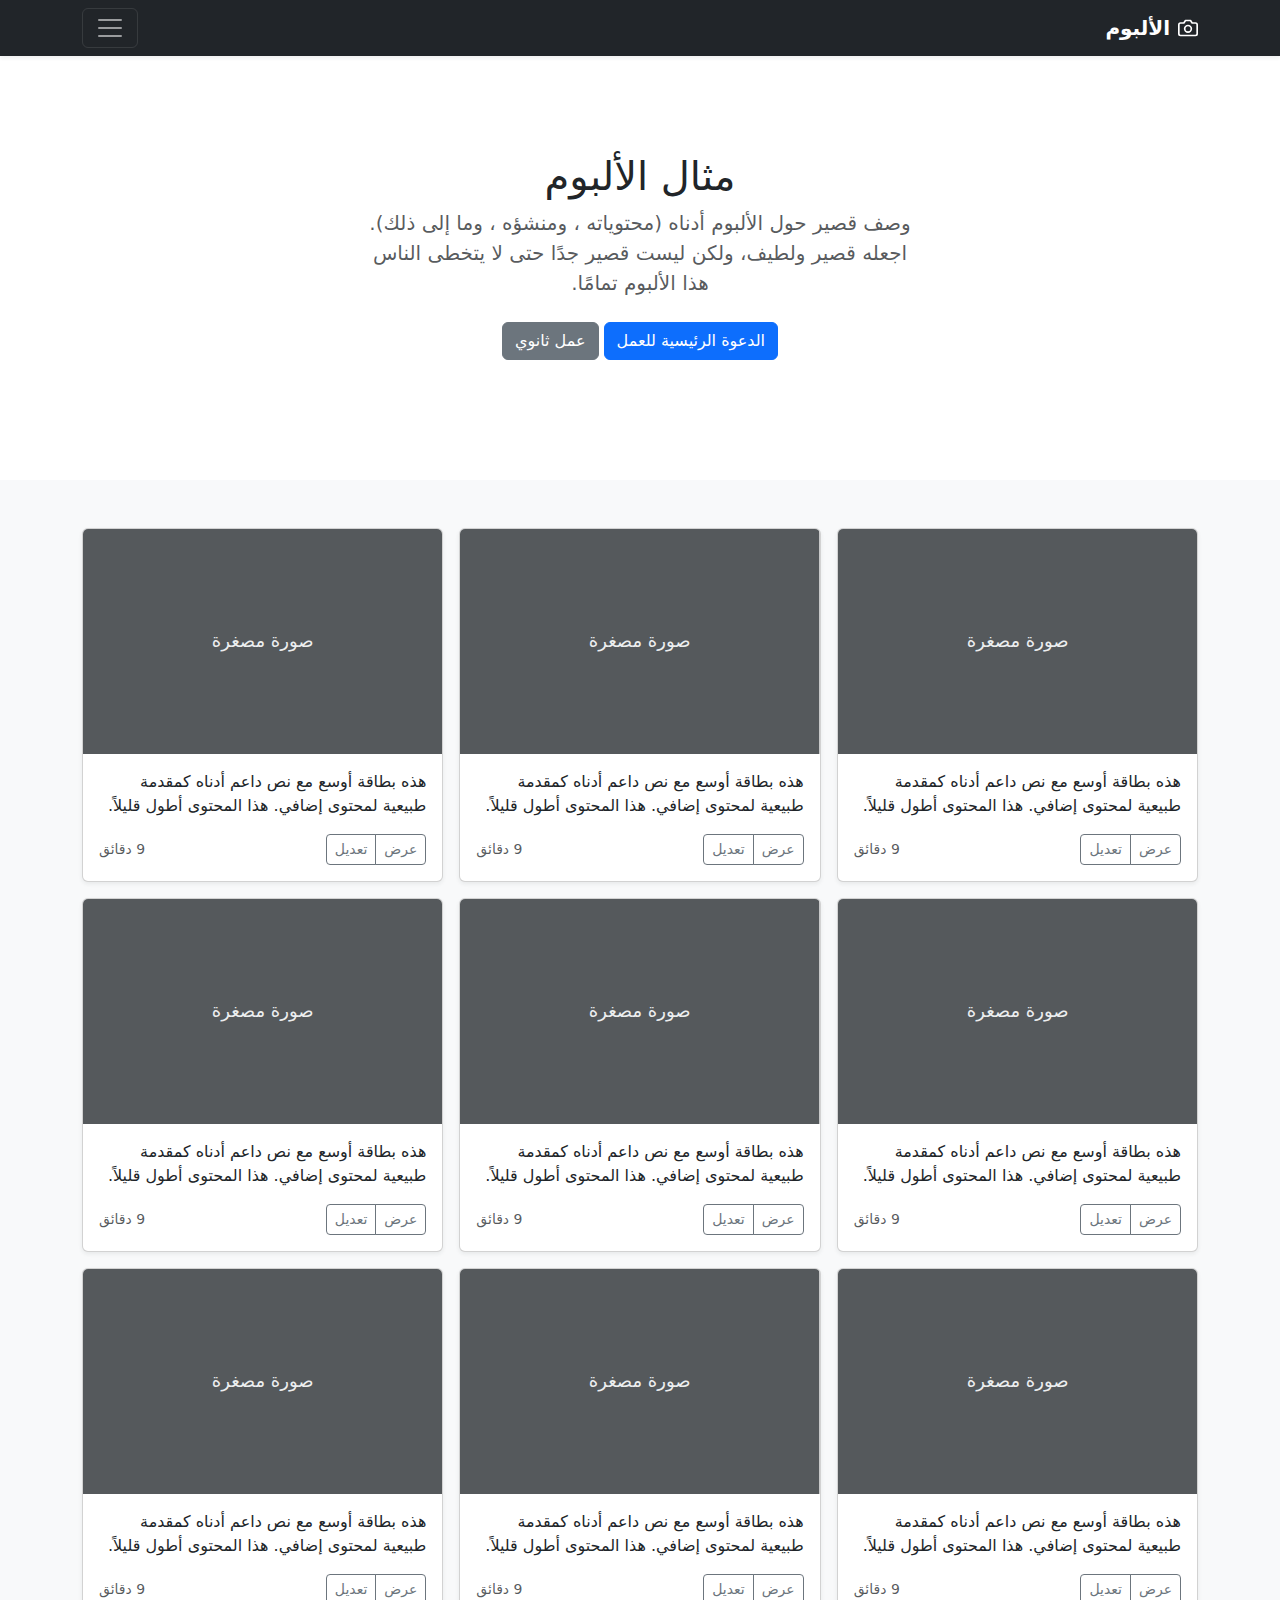
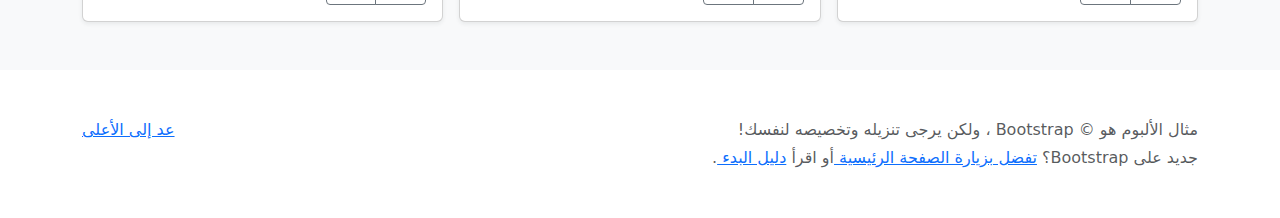
<file: bootstrap-5.3.0-alpha1-examples/album-rtl/index.html>
<!doctype html>
<html lang="ar" dir="rtl">
  <head>
    <meta charset="utf-8">
    <meta name="viewport" content="width=device-width, initial-scale=1">
    <meta name="description" content="">
    <meta name="author" content="Mark Otto, Jacob Thornton, and Bootstrap contributors">
    <meta name="generator" content="Hugo 0.108.0">
    <title>مثال الألبوم · Bootstrap v5.3</title>

    <link rel="canonical" href="https://getbootstrap.com/docs/5.3/examples/album-rtl/">

    

    

<link href="../assets/dist/css/bootstrap.rtl.min.css" rel="stylesheet">

    <style>
      .bd-placeholder-img {
        font-size: 1.125rem;
        text-anchor: middle;
        -webkit-user-select: none;
        -moz-user-select: none;
        user-select: none;
      }

      @media (min-width: 768px) {
        .bd-placeholder-img-lg {
          font-size: 3.5rem;
        }
      }

      .b-example-divider {
        height: 3rem;
        background-color: rgba(0, 0, 0, .1);
        border: solid rgba(0, 0, 0, .15);
        border-width: 1px 0;
        box-shadow: inset 0 .5em 1.5em rgba(0, 0, 0, .1), inset 0 .125em .5em rgba(0, 0, 0, .15);
      }

      .b-example-vr {
        flex-shrink: 0;
        width: 1.5rem;
        height: 100vh;
      }

      .bi {
        vertical-align: -.125em;
        fill: currentColor;
      }

      .nav-scroller {
        position: relative;
        z-index: 2;
        height: 2.75rem;
        overflow-y: hidden;
      }

      .nav-scroller .nav {
        display: flex;
        flex-wrap: nowrap;
        padding-bottom: 1rem;
        margin-top: -1px;
        overflow-x: auto;
        text-align: center;
        white-space: nowrap;
        -webkit-overflow-scrolling: touch;
      }
    </style>

    
  </head>
  <body>
    
<header>
  <div class="collapse bg-dark" id="navbarHeader">
    <div class="container">
      <div class="row">
        <div class="col-sm-8 col-md-7 py-4">
          <h4 class="text-white">حول</h4>
          <p class="text-muted">أضف بعض المعلومات حول الألبوم، المؤلف، أو أي سياق خلفية آخر. اجعلها بضع جمل حتى يتمكن الزوار من التقاط بعض التلميحات المفيدة. ثم اربطها ببعض مواقع التواصل الاجتماعي أو معلومات الاتصال.</p>
        </div>
        <div class="col-sm-4 offset-md-1 py-4">
          <h4 class="text-white">تواصل معي</h4>
          <ul class="list-unstyled">
            <li><a href="#" class="text-white">تابعني على تويتر</a></li>
            <li><a href="#" class="text-white">شاركني الإعجاب في فيسبوك</a></li>
            <li><a href="#" class="text-white">راسلني على البريد الإلكتروني</a></li>
          </ul>
        </div>
      </div>
    </div>
  </div>
  <div class="navbar navbar-dark bg-dark shadow-sm">
    <div class="container">
      <a href="#" class="navbar-brand d-flex align-items-center">
        <svg xmlns="http://www.w3.org/2000/svg" width="20" height="20" fill="none" stroke="currentColor" stroke-linecap="round" stroke-linejoin="round" stroke-width="2" aria-hidden="true" class="me-2" viewBox="0 0 24 24"><path d="M23 19a2 2 0 0 1-2 2H3a2 2 0 0 1-2-2V8a2 2 0 0 1 2-2h4l2-3h6l2 3h4a2 2 0 0 1 2 2z"/><circle cx="12" cy="13" r="4"/></svg>
        <strong>الألبوم</strong>
      </a>
      <button class="navbar-toggler" type="button" data-bs-toggle="collapse" data-bs-target="#navbarHeader" aria-controls="navbarHeader" aria-expanded="false" aria-label="تبديل التنقل">
        <span class="navbar-toggler-icon"></span>
      </button>
    </div>
  </div>
</header>

<main>

  <section class="py-5 text-center container">
    <div class="row py-lg-5">
      <div class="col-lg-6 col-md-8 mx-auto">
        <h1 class="fw-light">مثال الألبوم</h1>
        <p class="lead text-muted">وصف قصير حول الألبوم أدناه (محتوياته ، ومنشؤه ، وما إلى ذلك). اجعله قصير ولطيف، ولكن ليست قصير جدًا حتى لا يتخطى الناس هذا الألبوم تمامًا.</p>
        <p>
          <a href="#" class="btn btn-primary my-2">الدعوة الرئيسية للعمل</a>
          <a href="#" class="btn btn-secondary my-2">عمل ثانوي</a>
        </p>
      </div>
    </div>
  </section>

  <div class="album py-5 bg-light">
    <div class="container">

      <div class="row row-cols-1 row-cols-sm-2 row-cols-md-3 g-3">
        <div class="col">
          <div class="card shadow-sm">
            <svg class="bd-placeholder-img card-img-top" width="100%" height="225" xmlns="http://www.w3.org/2000/svg" role="img" aria-label="Placeholder: صورة مصغرة" preserveAspectRatio="xMidYMid slice" focusable="false"><title>Placeholder</title><rect width="100%" height="100%" fill="#55595c"/><text x="50%" y="50%" fill="#eceeef" dy=".3em">صورة مصغرة</text></svg>
            <div class="card-body">
              <p class="card-text">هذه بطاقة أوسع مع نص داعم أدناه كمقدمة طبيعية لمحتوى إضافي. هذا المحتوى أطول قليلاً.</p>
              <div class="d-flex justify-content-between align-items-center">
                <div class="btn-group">
                  <button type="button" class="btn btn-sm btn-outline-secondary">عرض</button>
                  <button type="button" class="btn btn-sm btn-outline-secondary">تعديل</button>
                </div>
                <small class="text-muted">9 دقائق</small>
              </div>
            </div>
          </div>
        </div>
        <div class="col">
          <div class="card shadow-sm">
            <svg class="bd-placeholder-img card-img-top" width="100%" height="225" xmlns="http://www.w3.org/2000/svg" role="img" aria-label="Placeholder: صورة مصغرة" preserveAspectRatio="xMidYMid slice" focusable="false"><title>Placeholder</title><rect width="100%" height="100%" fill="#55595c"/><text x="50%" y="50%" fill="#eceeef" dy=".3em">صورة مصغرة</text></svg>
            <div class="card-body">
              <p class="card-text">هذه بطاقة أوسع مع نص داعم أدناه كمقدمة طبيعية لمحتوى إضافي. هذا المحتوى أطول قليلاً.</p>
              <div class="d-flex justify-content-between align-items-center">
                <div class="btn-group">
                  <button type="button" class="btn btn-sm btn-outline-secondary">عرض</button>
                  <button type="button" class="btn btn-sm btn-outline-secondary">تعديل</button>
                </div>
                <small class="text-muted">9 دقائق</small>
              </div>
            </div>
          </div>
        </div>
        <div class="col">
          <div class="card shadow-sm">
            <svg class="bd-placeholder-img card-img-top" width="100%" height="225" xmlns="http://www.w3.org/2000/svg" role="img" aria-label="Placeholder: صورة مصغرة" preserveAspectRatio="xMidYMid slice" focusable="false"><title>Placeholder</title><rect width="100%" height="100%" fill="#55595c"/><text x="50%" y="50%" fill="#eceeef" dy=".3em">صورة مصغرة</text></svg>
            <div class="card-body">
              <p class="card-text">هذه بطاقة أوسع مع نص داعم أدناه كمقدمة طبيعية لمحتوى إضافي. هذا المحتوى أطول قليلاً.</p>
              <div class="d-flex justify-content-between align-items-center">
                <div class="btn-group">
                  <button type="button" class="btn btn-sm btn-outline-secondary">عرض</button>
                  <button type="button" class="btn btn-sm btn-outline-secondary">تعديل</button>
                </div>
                <small class="text-muted">9 دقائق</small>
              </div>
            </div>
          </div>
        </div>

        <div class="col">
          <div class="card shadow-sm">
            <svg class="bd-placeholder-img card-img-top" width="100%" height="225" xmlns="http://www.w3.org/2000/svg" role="img" aria-label="Placeholder: صورة مصغرة" preserveAspectRatio="xMidYMid slice" focusable="false"><title>Placeholder</title><rect width="100%" height="100%" fill="#55595c"/><text x="50%" y="50%" fill="#eceeef" dy=".3em">صورة مصغرة</text></svg>
            <div class="card-body">
              <p class="card-text">هذه بطاقة أوسع مع نص داعم أدناه كمقدمة طبيعية لمحتوى إضافي. هذا المحتوى أطول قليلاً.</p>
              <div class="d-flex justify-content-between align-items-center">
                <div class="btn-group">
                  <button type="button" class="btn btn-sm btn-outline-secondary">عرض</button>
                  <button type="button" class="btn btn-sm btn-outline-secondary">تعديل</button>
                </div>
                <small class="text-muted">9 دقائق</small>
              </div>
            </div>
          </div>
        </div>
        <div class="col">
          <div class="card shadow-sm">
            <svg class="bd-placeholder-img card-img-top" width="100%" height="225" xmlns="http://www.w3.org/2000/svg" role="img" aria-label="Placeholder: صورة مصغرة" preserveAspectRatio="xMidYMid slice" focusable="false"><title>Placeholder</title><rect width="100%" height="100%" fill="#55595c"/><text x="50%" y="50%" fill="#eceeef" dy=".3em">صورة مصغرة</text></svg>
            <div class="card-body">
              <p class="card-text">هذه بطاقة أوسع مع نص داعم أدناه كمقدمة طبيعية لمحتوى إضافي. هذا المحتوى أطول قليلاً.</p>
              <div class="d-flex justify-content-between align-items-center">
                <div class="btn-group">
                  <button type="button" class="btn btn-sm btn-outline-secondary">عرض</button>
                  <button type="button" class="btn btn-sm btn-outline-secondary">تعديل</button>
                </div>
                <small class="text-muted">9 دقائق</small>
              </div>
            </div>
          </div>
        </div>
        <div class="col">
          <div class="card shadow-sm">
            <svg class="bd-placeholder-img card-img-top" width="100%" height="225" xmlns="http://www.w3.org/2000/svg" role="img" aria-label="Placeholder: صورة مصغرة" preserveAspectRatio="xMidYMid slice" focusable="false"><title>Placeholder</title><rect width="100%" height="100%" fill="#55595c"/><text x="50%" y="50%" fill="#eceeef" dy=".3em">صورة مصغرة</text></svg>
            <div class="card-body">
              <p class="card-text">هذه بطاقة أوسع مع نص داعم أدناه كمقدمة طبيعية لمحتوى إضافي. هذا المحتوى أطول قليلاً.</p>
              <div class="d-flex justify-content-between align-items-center">
                <div class="btn-group">
                  <button type="button" class="btn btn-sm btn-outline-secondary">عرض</button>
                  <button type="button" class="btn btn-sm btn-outline-secondary">تعديل</button>
                </div>
                <small class="text-muted">9 دقائق</small>
              </div>
            </div>
          </div>
        </div>

        <div class="col">
          <div class="card shadow-sm">
            <svg class="bd-placeholder-img card-img-top" width="100%" height="225" xmlns="http://www.w3.org/2000/svg" role="img" aria-label="Placeholder: صورة مصغرة" preserveAspectRatio="xMidYMid slice" focusable="false"><title>Placeholder</title><rect width="100%" height="100%" fill="#55595c"/><text x="50%" y="50%" fill="#eceeef" dy=".3em">صورة مصغرة</text></svg>
            <div class="card-body">
              <p class="card-text">هذه بطاقة أوسع مع نص داعم أدناه كمقدمة طبيعية لمحتوى إضافي. هذا المحتوى أطول قليلاً.</p>
              <div class="d-flex justify-content-between align-items-center">
                <div class="btn-group">
                  <button type="button" class="btn btn-sm btn-outline-secondary">عرض</button>
                  <button type="button" class="btn btn-sm btn-outline-secondary">تعديل</button>
                </div>
                <small class="text-muted">9 دقائق</small>
              </div>
            </div>
          </div>
        </div>
        <div class="col">
          <div class="card shadow-sm">
            <svg class="bd-placeholder-img card-img-top" width="100%" height="225" xmlns="http://www.w3.org/2000/svg" role="img" aria-label="Placeholder: صورة مصغرة" preserveAspectRatio="xMidYMid slice" focusable="false"><title>Placeholder</title><rect width="100%" height="100%" fill="#55595c"/><text x="50%" y="50%" fill="#eceeef" dy=".3em">صورة مصغرة</text></svg>
            <div class="card-body">
              <p class="card-text">هذه بطاقة أوسع مع نص داعم أدناه كمقدمة طبيعية لمحتوى إضافي. هذا المحتوى أطول قليلاً.</p>
              <div class="d-flex justify-content-between align-items-center">
                <div class="btn-group">
                  <button type="button" class="btn btn-sm btn-outline-secondary">عرض</button>
                  <button type="button" class="btn btn-sm btn-outline-secondary">تعديل</button>
                </div>
                <small class="text-muted">9 دقائق</small>
              </div>
            </div>
          </div>
        </div>
        <div class="col">
          <div class="card shadow-sm">
            <svg class="bd-placeholder-img card-img-top" width="100%" height="225" xmlns="http://www.w3.org/2000/svg" role="img" aria-label="Placeholder: صورة مصغرة" preserveAspectRatio="xMidYMid slice" focusable="false"><title>Placeholder</title><rect width="100%" height="100%" fill="#55595c"/><text x="50%" y="50%" fill="#eceeef" dy=".3em">صورة مصغرة</text></svg>
            <div class="card-body">
              <p class="card-text">هذه بطاقة أوسع مع نص داعم أدناه كمقدمة طبيعية لمحتوى إضافي. هذا المحتوى أطول قليلاً.</p>
              <div class="d-flex justify-content-between align-items-center">
                <div class="btn-group">
                  <button type="button" class="btn btn-sm btn-outline-secondary">عرض</button>
                  <button type="button" class="btn btn-sm btn-outline-secondary">تعديل</button>
                </div>
                <small class="text-muted">9 دقائق</small>
              </div>
            </div>
          </div>
        </div>
      </div>
    </div>
  </div>

</main>

<footer class="text-muted py-5">
  <div class="container">
    <p class="float-end mb-1">
      <a href="#">عد إلى الأعلى</a>
    </p>
    <p class="mb-1">مثال الألبوم هو © Bootstrap ، ولكن يرجى تنزيله وتخصيصه لنفسك!</p>
    <p class="mb-0">جديد على Bootstrap؟ <a href="/"> تفضل بزيارة الصفحة الرئيسية </a> أو اقرأ <a href="../getting-started/introduction/ "> دليل البدء </a>.</p>
  </div>
</footer>


    <script src="../assets/dist/js/bootstrap.bundle.min.js"></script>

      
  </body>
</html>
</file>
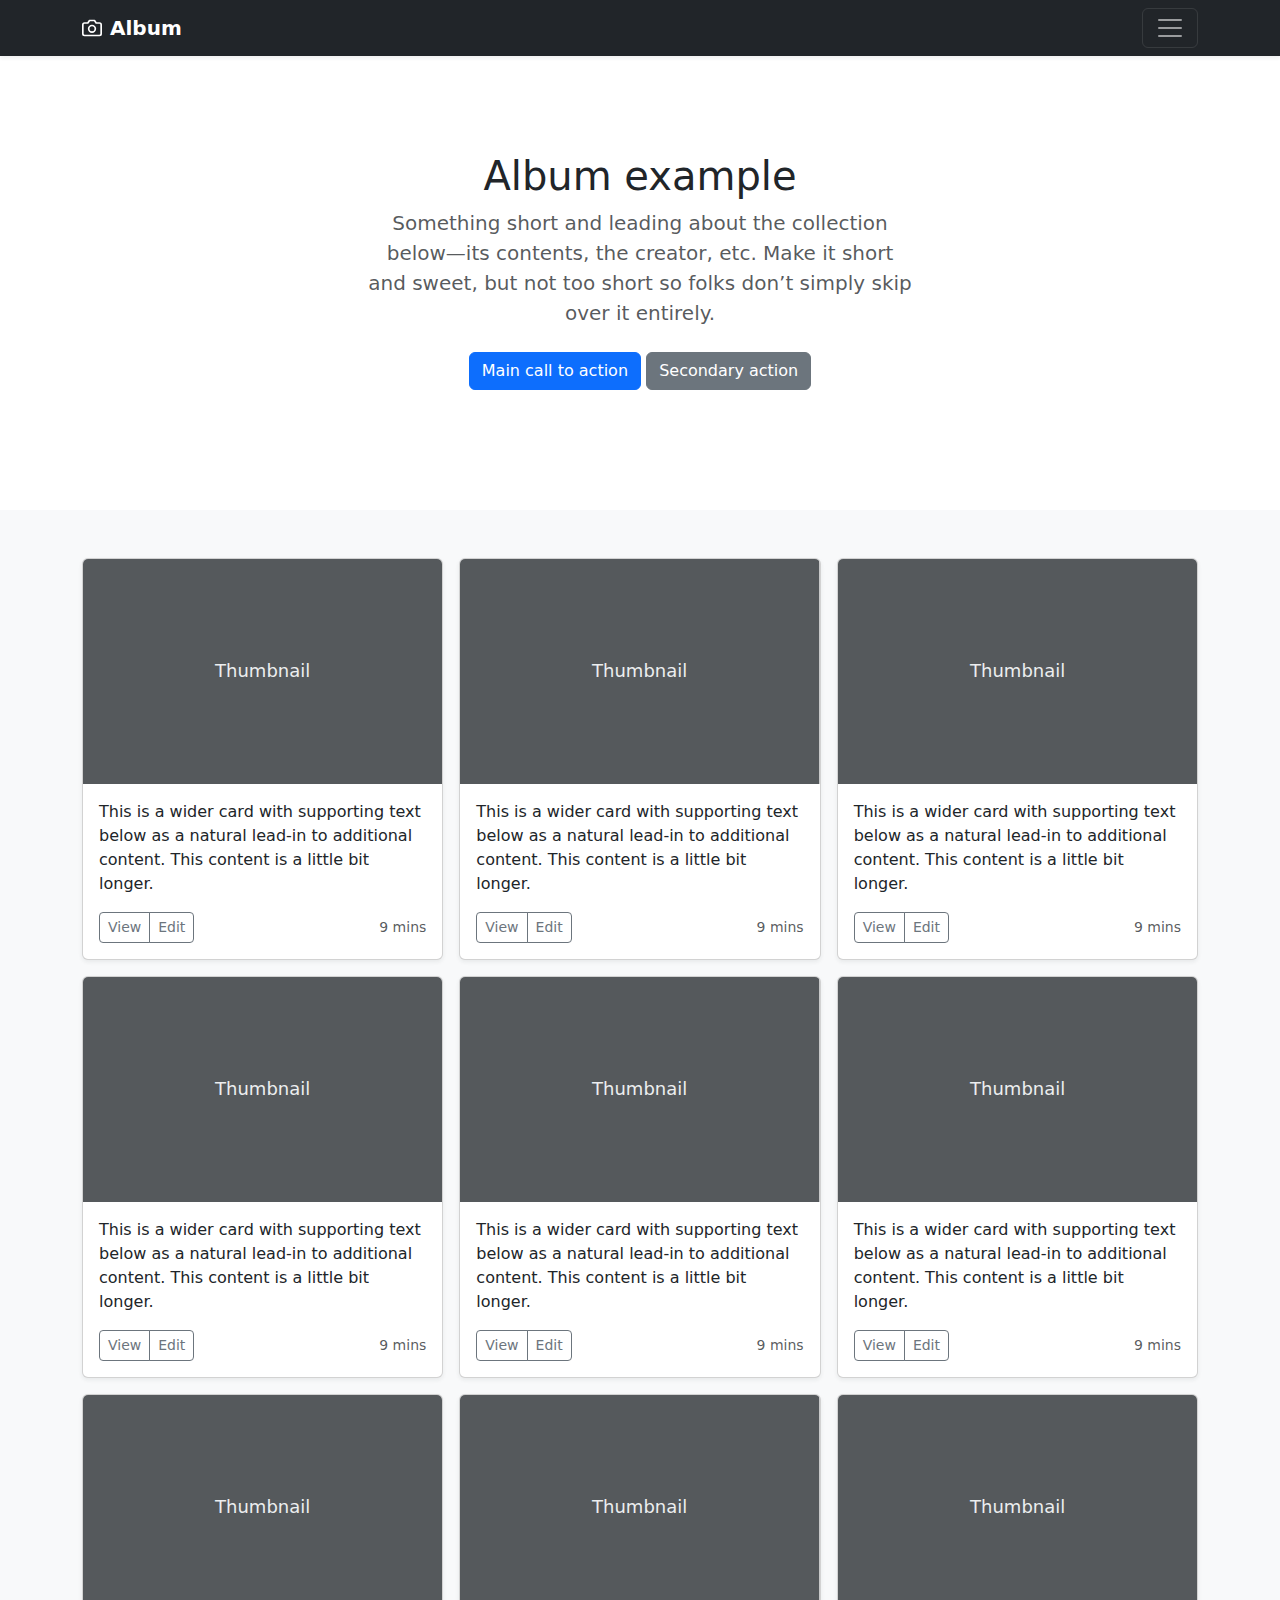
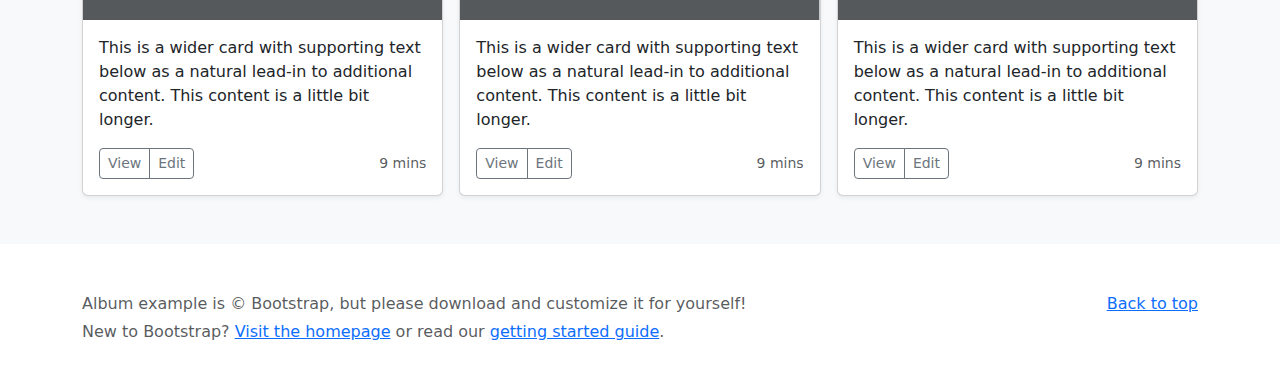
<file: bootstrap-5.3.0-alpha1-examples/album/index.html>
<!doctype html>
<html lang="en">
  <head>
    <meta charset="utf-8">
    <meta name="viewport" content="width=device-width, initial-scale=1">
    <meta name="description" content="">
    <meta name="author" content="Mark Otto, Jacob Thornton, and Bootstrap contributors">
    <meta name="generator" content="Hugo 0.108.0">
    <title>Album example · Bootstrap v5.3</title>

    <link rel="canonical" href="https://getbootstrap.com/docs/5.3/examples/album/">

    

    

<link href="../assets/dist/css/bootstrap.min.css" rel="stylesheet">

    <style>
      .bd-placeholder-img {
        font-size: 1.125rem;
        text-anchor: middle;
        -webkit-user-select: none;
        -moz-user-select: none;
        user-select: none;
      }

      @media (min-width: 768px) {
        .bd-placeholder-img-lg {
          font-size: 3.5rem;
        }
      }

      .b-example-divider {
        height: 3rem;
        background-color: rgba(0, 0, 0, .1);
        border: solid rgba(0, 0, 0, .15);
        border-width: 1px 0;
        box-shadow: inset 0 .5em 1.5em rgba(0, 0, 0, .1), inset 0 .125em .5em rgba(0, 0, 0, .15);
      }

      .b-example-vr {
        flex-shrink: 0;
        width: 1.5rem;
        height: 100vh;
      }

      .bi {
        vertical-align: -.125em;
        fill: currentColor;
      }

      .nav-scroller {
        position: relative;
        z-index: 2;
        height: 2.75rem;
        overflow-y: hidden;
      }

      .nav-scroller .nav {
        display: flex;
        flex-wrap: nowrap;
        padding-bottom: 1rem;
        margin-top: -1px;
        overflow-x: auto;
        text-align: center;
        white-space: nowrap;
        -webkit-overflow-scrolling: touch;
      }
    </style>

    
  </head>
  <body>
    
<header>
  <div class="collapse bg-dark" id="navbarHeader">
    <div class="container">
      <div class="row">
        <div class="col-sm-8 col-md-7 py-4">
          <h4 class="text-white">About</h4>
          <p class="text-muted">Add some information about the album below, the author, or any other background context. Make it a few sentences long so folks can pick up some informative tidbits. Then, link them off to some social networking sites or contact information.</p>
        </div>
        <div class="col-sm-4 offset-md-1 py-4">
          <h4 class="text-white">Contact</h4>
          <ul class="list-unstyled">
            <li><a href="#" class="text-white">Follow on Twitter</a></li>
            <li><a href="#" class="text-white">Like on Facebook</a></li>
            <li><a href="#" class="text-white">Email me</a></li>
          </ul>
        </div>
      </div>
    </div>
  </div>
  <div class="navbar navbar-dark bg-dark shadow-sm">
    <div class="container">
      <a href="#" class="navbar-brand d-flex align-items-center">
        <svg xmlns="http://www.w3.org/2000/svg" width="20" height="20" fill="none" stroke="currentColor" stroke-linecap="round" stroke-linejoin="round" stroke-width="2" aria-hidden="true" class="me-2" viewBox="0 0 24 24"><path d="M23 19a2 2 0 0 1-2 2H3a2 2 0 0 1-2-2V8a2 2 0 0 1 2-2h4l2-3h6l2 3h4a2 2 0 0 1 2 2z"/><circle cx="12" cy="13" r="4"/></svg>
        <strong>Album</strong>
      </a>
      <button class="navbar-toggler" type="button" data-bs-toggle="collapse" data-bs-target="#navbarHeader" aria-controls="navbarHeader" aria-expanded="false" aria-label="Toggle navigation">
        <span class="navbar-toggler-icon"></span>
      </button>
    </div>
  </div>
</header>

<main>

  <section class="py-5 text-center container">
    <div class="row py-lg-5">
      <div class="col-lg-6 col-md-8 mx-auto">
        <h1 class="fw-light">Album example</h1>
        <p class="lead text-muted">Something short and leading about the collection below—its contents, the creator, etc. Make it short and sweet, but not too short so folks don’t simply skip over it entirely.</p>
        <p>
          <a href="#" class="btn btn-primary my-2">Main call to action</a>
          <a href="#" class="btn btn-secondary my-2">Secondary action</a>
        </p>
      </div>
    </div>
  </section>

  <div class="album py-5 bg-light">
    <div class="container">

      <div class="row row-cols-1 row-cols-sm-2 row-cols-md-3 g-3">
        <div class="col">
          <div class="card shadow-sm">
            <svg class="bd-placeholder-img card-img-top" width="100%" height="225" xmlns="http://www.w3.org/2000/svg" role="img" aria-label="Placeholder: Thumbnail" preserveAspectRatio="xMidYMid slice" focusable="false"><title>Placeholder</title><rect width="100%" height="100%" fill="#55595c"/><text x="50%" y="50%" fill="#eceeef" dy=".3em">Thumbnail</text></svg>
            <div class="card-body">
              <p class="card-text">This is a wider card with supporting text below as a natural lead-in to additional content. This content is a little bit longer.</p>
              <div class="d-flex justify-content-between align-items-center">
                <div class="btn-group">
                  <button type="button" class="btn btn-sm btn-outline-secondary">View</button>
                  <button type="button" class="btn btn-sm btn-outline-secondary">Edit</button>
                </div>
                <small class="text-muted">9 mins</small>
              </div>
            </div>
          </div>
        </div>
        <div class="col">
          <div class="card shadow-sm">
            <svg class="bd-placeholder-img card-img-top" width="100%" height="225" xmlns="http://www.w3.org/2000/svg" role="img" aria-label="Placeholder: Thumbnail" preserveAspectRatio="xMidYMid slice" focusable="false"><title>Placeholder</title><rect width="100%" height="100%" fill="#55595c"/><text x="50%" y="50%" fill="#eceeef" dy=".3em">Thumbnail</text></svg>
            <div class="card-body">
              <p class="card-text">This is a wider card with supporting text below as a natural lead-in to additional content. This content is a little bit longer.</p>
              <div class="d-flex justify-content-between align-items-center">
                <div class="btn-group">
                  <button type="button" class="btn btn-sm btn-outline-secondary">View</button>
                  <button type="button" class="btn btn-sm btn-outline-secondary">Edit</button>
                </div>
                <small class="text-muted">9 mins</small>
              </div>
            </div>
          </div>
        </div>
        <div class="col">
          <div class="card shadow-sm">
            <svg class="bd-placeholder-img card-img-top" width="100%" height="225" xmlns="http://www.w3.org/2000/svg" role="img" aria-label="Placeholder: Thumbnail" preserveAspectRatio="xMidYMid slice" focusable="false"><title>Placeholder</title><rect width="100%" height="100%" fill="#55595c"/><text x="50%" y="50%" fill="#eceeef" dy=".3em">Thumbnail</text></svg>
            <div class="card-body">
              <p class="card-text">This is a wider card with supporting text below as a natural lead-in to additional content. This content is a little bit longer.</p>
              <div class="d-flex justify-content-between align-items-center">
                <div class="btn-group">
                  <button type="button" class="btn btn-sm btn-outline-secondary">View</button>
                  <button type="button" class="btn btn-sm btn-outline-secondary">Edit</button>
                </div>
                <small class="text-muted">9 mins</small>
              </div>
            </div>
          </div>
        </div>

        <div class="col">
          <div class="card shadow-sm">
            <svg class="bd-placeholder-img card-img-top" width="100%" height="225" xmlns="http://www.w3.org/2000/svg" role="img" aria-label="Placeholder: Thumbnail" preserveAspectRatio="xMidYMid slice" focusable="false"><title>Placeholder</title><rect width="100%" height="100%" fill="#55595c"/><text x="50%" y="50%" fill="#eceeef" dy=".3em">Thumbnail</text></svg>
            <div class="card-body">
              <p class="card-text">This is a wider card with supporting text below as a natural lead-in to additional content. This content is a little bit longer.</p>
              <div class="d-flex justify-content-between align-items-center">
                <div class="btn-group">
                  <button type="button" class="btn btn-sm btn-outline-secondary">View</button>
                  <button type="button" class="btn btn-sm btn-outline-secondary">Edit</button>
                </div>
                <small class="text-muted">9 mins</small>
              </div>
            </div>
          </div>
        </div>
        <div class="col">
          <div class="card shadow-sm">
            <svg class="bd-placeholder-img card-img-top" width="100%" height="225" xmlns="http://www.w3.org/2000/svg" role="img" aria-label="Placeholder: Thumbnail" preserveAspectRatio="xMidYMid slice" focusable="false"><title>Placeholder</title><rect width="100%" height="100%" fill="#55595c"/><text x="50%" y="50%" fill="#eceeef" dy=".3em">Thumbnail</text></svg>
            <div class="card-body">
              <p class="card-text">This is a wider card with supporting text below as a natural lead-in to additional content. This content is a little bit longer.</p>
              <div class="d-flex justify-content-between align-items-center">
                <div class="btn-group">
                  <button type="button" class="btn btn-sm btn-outline-secondary">View</button>
                  <button type="button" class="btn btn-sm btn-outline-secondary">Edit</button>
                </div>
                <small class="text-muted">9 mins</small>
              </div>
            </div>
          </div>
        </div>
        <div class="col">
          <div class="card shadow-sm">
            <svg class="bd-placeholder-img card-img-top" width="100%" height="225" xmlns="http://www.w3.org/2000/svg" role="img" aria-label="Placeholder: Thumbnail" preserveAspectRatio="xMidYMid slice" focusable="false"><title>Placeholder</title><rect width="100%" height="100%" fill="#55595c"/><text x="50%" y="50%" fill="#eceeef" dy=".3em">Thumbnail</text></svg>
            <div class="card-body">
              <p class="card-text">This is a wider card with supporting text below as a natural lead-in to additional content. This content is a little bit longer.</p>
              <div class="d-flex justify-content-between align-items-center">
                <div class="btn-group">
                  <button type="button" class="btn btn-sm btn-outline-secondary">View</button>
                  <button type="button" class="btn btn-sm btn-outline-secondary">Edit</button>
                </div>
                <small class="text-muted">9 mins</small>
              </div>
            </div>
          </div>
        </div>

        <div class="col">
          <div class="card shadow-sm">
            <svg class="bd-placeholder-img card-img-top" width="100%" height="225" xmlns="http://www.w3.org/2000/svg" role="img" aria-label="Placeholder: Thumbnail" preserveAspectRatio="xMidYMid slice" focusable="false"><title>Placeholder</title><rect width="100%" height="100%" fill="#55595c"/><text x="50%" y="50%" fill="#eceeef" dy=".3em">Thumbnail</text></svg>
            <div class="card-body">
              <p class="card-text">This is a wider card with supporting text below as a natural lead-in to additional content. This content is a little bit longer.</p>
              <div class="d-flex justify-content-between align-items-center">
                <div class="btn-group">
                  <button type="button" class="btn btn-sm btn-outline-secondary">View</button>
                  <button type="button" class="btn btn-sm btn-outline-secondary">Edit</button>
                </div>
                <small class="text-muted">9 mins</small>
              </div>
            </div>
          </div>
        </div>
        <div class="col">
          <div class="card shadow-sm">
            <svg class="bd-placeholder-img card-img-top" width="100%" height="225" xmlns="http://www.w3.org/2000/svg" role="img" aria-label="Placeholder: Thumbnail" preserveAspectRatio="xMidYMid slice" focusable="false"><title>Placeholder</title><rect width="100%" height="100%" fill="#55595c"/><text x="50%" y="50%" fill="#eceeef" dy=".3em">Thumbnail</text></svg>
            <div class="card-body">
              <p class="card-text">This is a wider card with supporting text below as a natural lead-in to additional content. This content is a little bit longer.</p>
              <div class="d-flex justify-content-between align-items-center">
                <div class="btn-group">
                  <button type="button" class="btn btn-sm btn-outline-secondary">View</button>
                  <button type="button" class="btn btn-sm btn-outline-secondary">Edit</button>
                </div>
                <small class="text-muted">9 mins</small>
              </div>
            </div>
          </div>
        </div>
        <div class="col">
          <div class="card shadow-sm">
            <svg class="bd-placeholder-img card-img-top" width="100%" height="225" xmlns="http://www.w3.org/2000/svg" role="img" aria-label="Placeholder: Thumbnail" preserveAspectRatio="xMidYMid slice" focusable="false"><title>Placeholder</title><rect width="100%" height="100%" fill="#55595c"/><text x="50%" y="50%" fill="#eceeef" dy=".3em">Thumbnail</text></svg>
            <div class="card-body">
              <p class="card-text">This is a wider card with supporting text below as a natural lead-in to additional content. This content is a little bit longer.</p>
              <div class="d-flex justify-content-between align-items-center">
                <div class="btn-group">
                  <button type="button" class="btn btn-sm btn-outline-secondary">View</button>
                  <button type="button" class="btn btn-sm btn-outline-secondary">Edit</button>
                </div>
                <small class="text-muted">9 mins</small>
              </div>
            </div>
          </div>
        </div>
      </div>
    </div>
  </div>

</main>

<footer class="text-muted py-5">
  <div class="container">
    <p class="float-end mb-1">
      <a href="#">Back to top</a>
    </p>
    <p class="mb-1">Album example is &copy; Bootstrap, but please download and customize it for yourself!</p>
    <p class="mb-0">New to Bootstrap? <a href="/">Visit the homepage</a> or read our <a href="../getting-started/introduction/">getting started guide</a>.</p>
  </div>
</footer>


    <script src="../assets/dist/js/bootstrap.bundle.min.js"></script>

      
  </body>
</html>
</file>
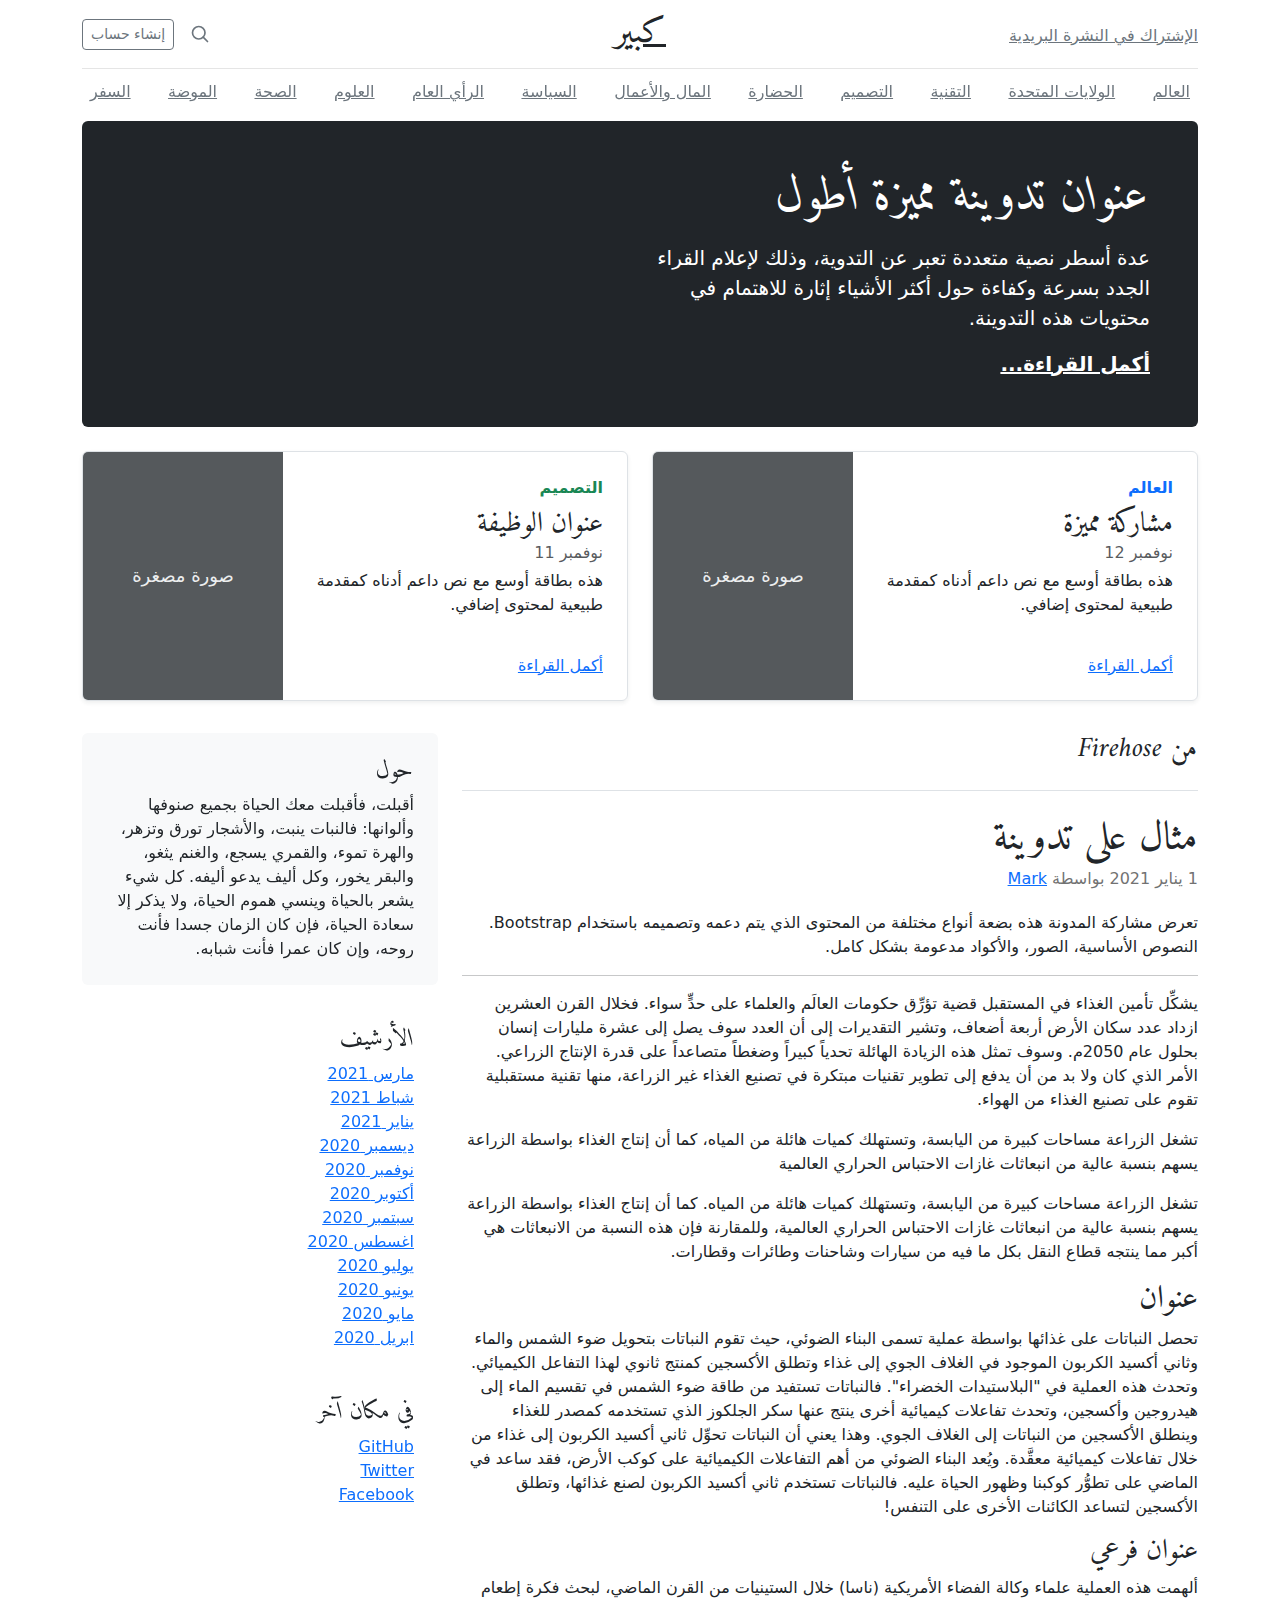
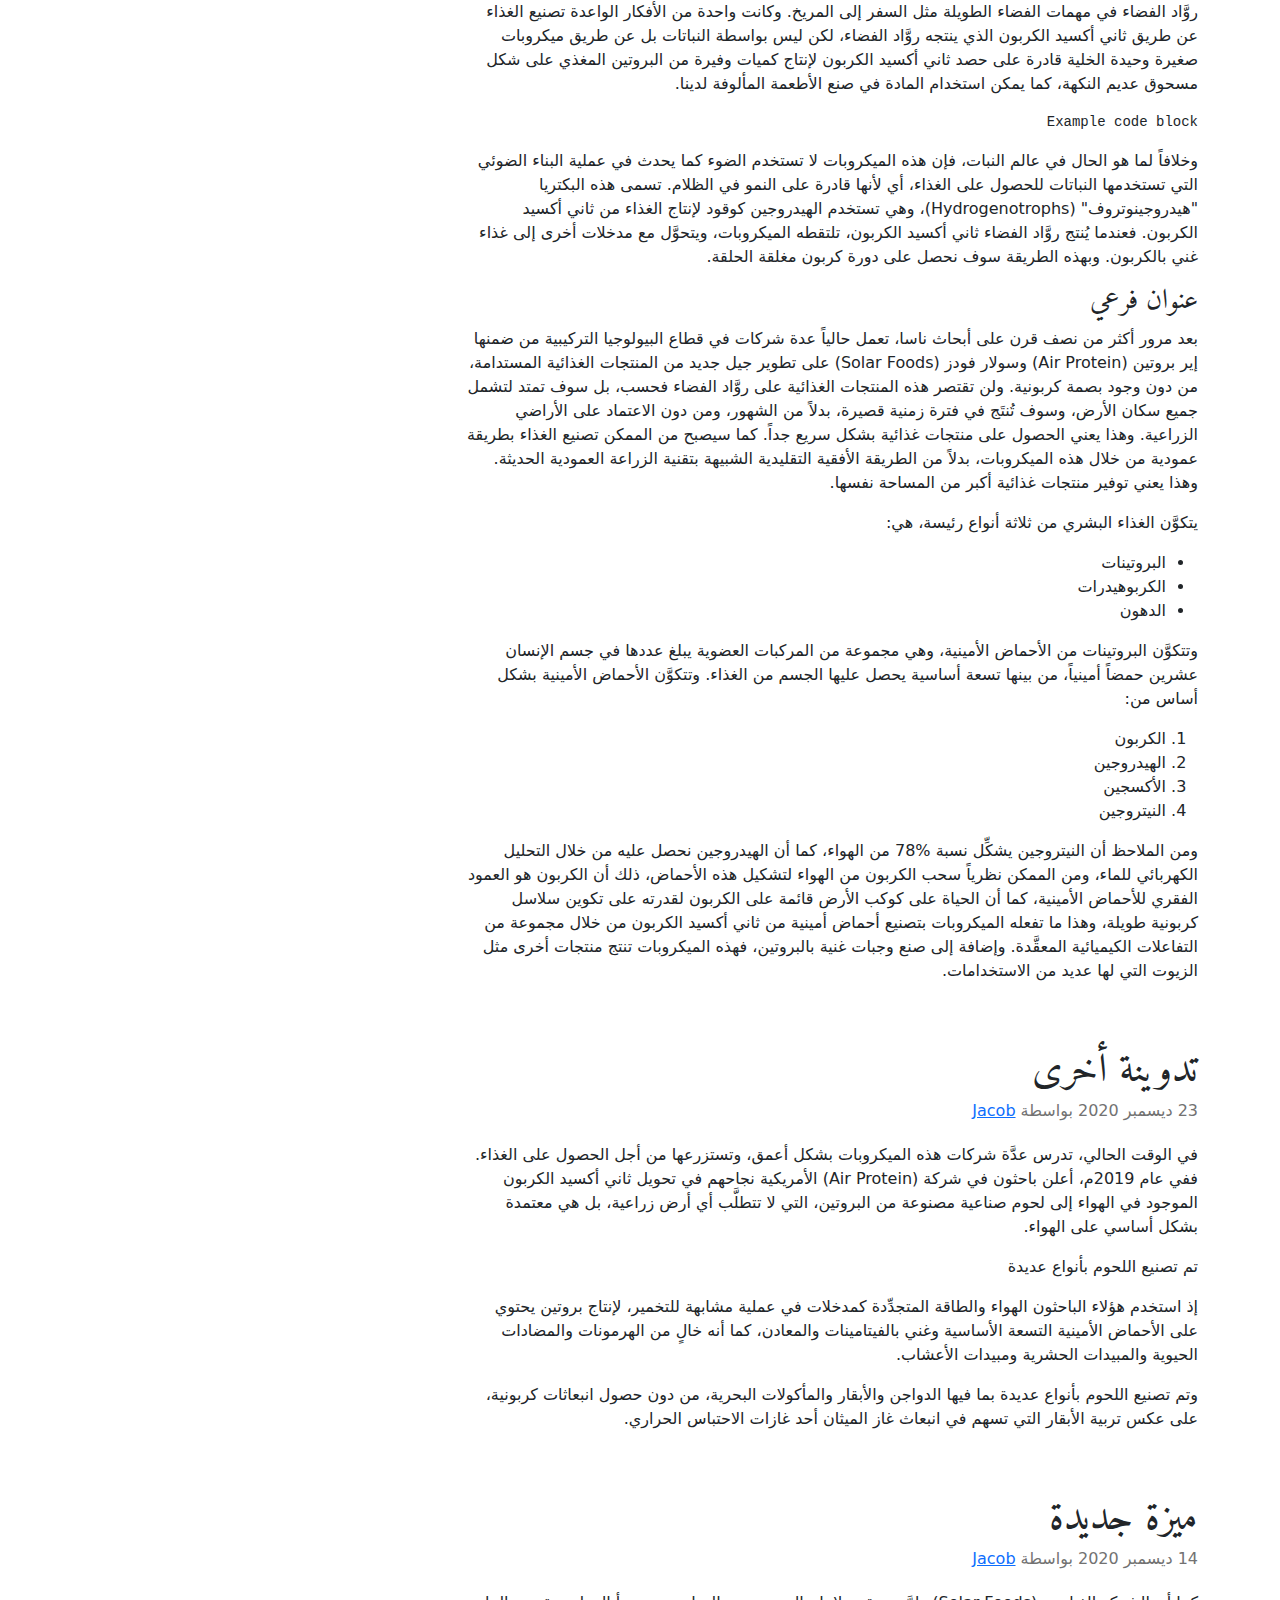
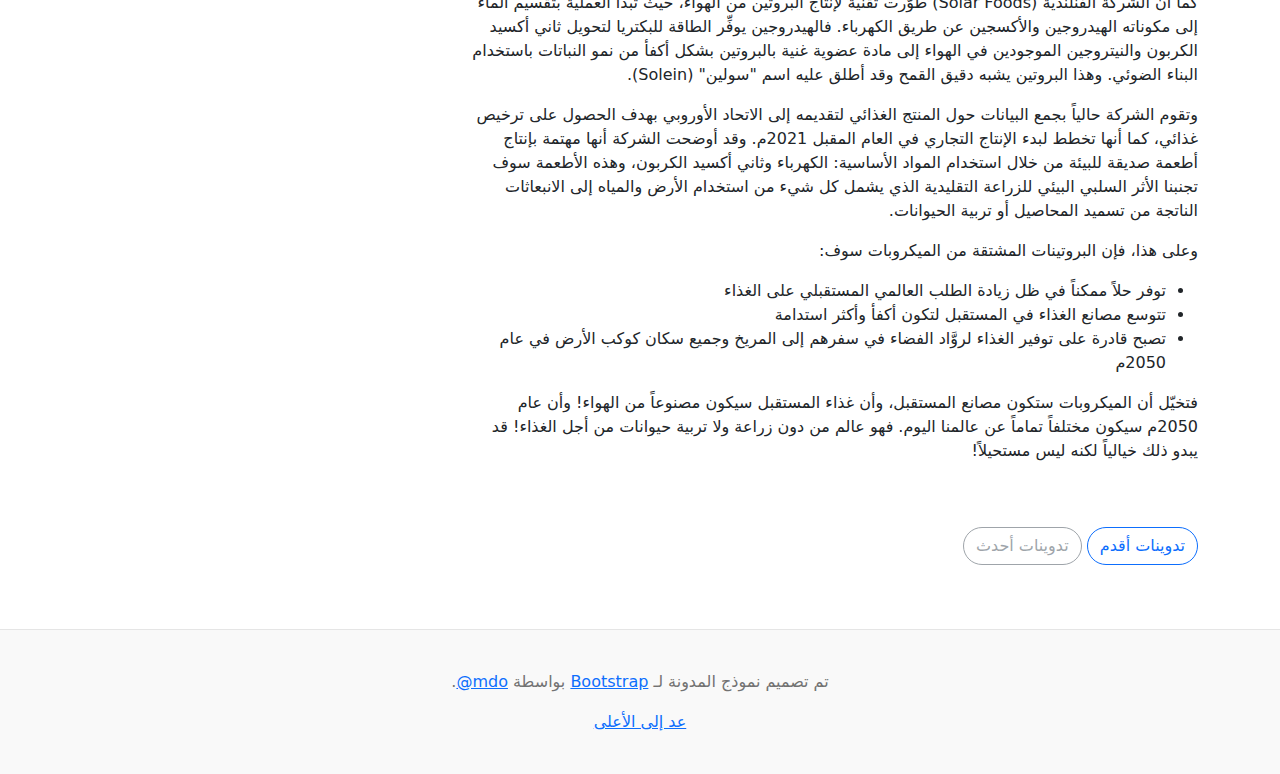
<file: bootstrap-5.3.0-alpha1-examples/blog-rtl/index.html>
<!doctype html>
<html lang="ar" dir="rtl">
  <head>
    <meta charset="utf-8">
    <meta name="viewport" content="width=device-width, initial-scale=1">
    <meta name="description" content="">
    <meta name="author" content="Mark Otto, Jacob Thornton, and Bootstrap contributors">
    <meta name="generator" content="Hugo 0.108.0">
    <title>قالب المدونة · Bootstrap v5.3</title>

    <link rel="canonical" href="https://getbootstrap.com/docs/5.3/examples/blog-rtl/">

    

    

<link href="../assets/dist/css/bootstrap.rtl.min.css" rel="stylesheet">

    <style>
      .bd-placeholder-img {
        font-size: 1.125rem;
        text-anchor: middle;
        -webkit-user-select: none;
        -moz-user-select: none;
        user-select: none;
      }

      @media (min-width: 768px) {
        .bd-placeholder-img-lg {
          font-size: 3.5rem;
        }
      }

      .b-example-divider {
        height: 3rem;
        background-color: rgba(0, 0, 0, .1);
        border: solid rgba(0, 0, 0, .15);
        border-width: 1px 0;
        box-shadow: inset 0 .5em 1.5em rgba(0, 0, 0, .1), inset 0 .125em .5em rgba(0, 0, 0, .15);
      }

      .b-example-vr {
        flex-shrink: 0;
        width: 1.5rem;
        height: 100vh;
      }

      .bi {
        vertical-align: -.125em;
        fill: currentColor;
      }

      .nav-scroller {
        position: relative;
        z-index: 2;
        height: 2.75rem;
        overflow-y: hidden;
      }

      .nav-scroller .nav {
        display: flex;
        flex-wrap: nowrap;
        padding-bottom: 1rem;
        margin-top: -1px;
        overflow-x: auto;
        text-align: center;
        white-space: nowrap;
        -webkit-overflow-scrolling: touch;
      }
    </style>

    
    <!-- Custom styles for this template -->
    <link href="https://fonts.googleapis.com/css?family=Amiri:wght@400;700&amp;display=swap" rel="stylesheet">
    <!-- Custom styles for this template -->
    <link href="../blog/blog.rtl.css" rel="stylesheet">
  </head>
  <body>
    
<div class="container">
  <header class="blog-header lh-1 py-3">
    <div class="row flex-nowrap justify-content-between align-items-center">
      <div class="col-4 pt-1">
        <a class="link-secondary" href="#">الإشتراك في النشرة البريدية</a>
      </div>
      <div class="col-4 text-center">
        <a class="blog-header-logo text-dark" href="#">كبير</a>
      </div>
      <div class="col-4 d-flex justify-content-end align-items-center">
        <a class="link-secondary" href="#" aria-label="بحث">
          <svg xmlns="http://www.w3.org/2000/svg" width="20" height="20" fill="none" stroke="currentColor" stroke-linecap="round" stroke-linejoin="round" stroke-width="2" class="mx-3" role="img" viewBox="0 0 24 24"><title>بحث</title><circle cx="10.5" cy="10.5" r="7.5"/><path d="M21 21l-5.2-5.2"/></svg>
        </a>
        <a class="btn btn-sm btn-outline-secondary" href="#">إنشاء حساب</a>
      </div>
    </div>
  </header>

  <div class="nav-scroller py-1 mb-2">
    <nav class="nav d-flex justify-content-between">
      <a class="p-2 link-secondary" href="#">العالم</a>
      <a class="p-2 link-secondary" href="#">الولايات المتحدة</a>
      <a class="p-2 link-secondary" href="#">التقنية</a>
      <a class="p-2 link-secondary" href="#">التصميم</a>
      <a class="p-2 link-secondary" href="#">الحضارة</a>
      <a class="p-2 link-secondary" href="#">المال والأعمال</a>
      <a class="p-2 link-secondary" href="#">السياسة</a>
      <a class="p-2 link-secondary" href="#">الرأي العام</a>
      <a class="p-2 link-secondary" href="#">العلوم</a>
      <a class="p-2 link-secondary" href="#">الصحة</a>
      <a class="p-2 link-secondary" href="#">الموضة</a>
      <a class="p-2 link-secondary" href="#">السفر</a>
    </nav>
  </div>
</div>

<main class="container">
  <div class="p-4 p-md-5 mb-4 rounded text-bg-dark">
    <div class="col-md-6 px-0">
      <h1 class="display-4 fst-italic">عنوان تدوينة مميزة أطول</h1>
      <p class="lead my-3">عدة أسطر نصية متعددة تعبر عن التدوية، وذلك لإعلام القراء الجدد بسرعة وكفاءة حول أكثر الأشياء إثارة للاهتمام في محتويات هذه التدوينة.</p>
      <p class="lead mb-0"><a href="#" class="text-white fw-bold">أكمل القراءة...</a></p>
    </div>
  </div>

  <div class="row mb-2">
    <div class="col-md-6">
      <div class="row g-0 border rounded overflow-hidden flex-md-row mb-4 shadow-sm h-md-250 position-relative">
        <div class="col p-4 d-flex flex-column position-static">
          <strong class="d-inline-block mb-2 text-primary">العالم</strong>
          <h3 class="mb-0">مشاركة مميزة</h3>
          <div class="mb-1 text-muted">نوفمبر 12</div>
          <p class="card-text mb-auto">هذه بطاقة أوسع مع نص داعم أدناه كمقدمة طبيعية لمحتوى إضافي.</p>
          <a href="#" class="stretched-link">أكمل القراءة</a>
        </div>
        <div class="col-auto d-none d-lg-block">
          <svg class="bd-placeholder-img" width="200" height="250" xmlns="http://www.w3.org/2000/svg" role="img" aria-label="Placeholder: صورة مصغرة" preserveAspectRatio="xMidYMid slice" focusable="false"><title>Placeholder</title><rect width="100%" height="100%" fill="#55595c"/><text x="50%" y="50%" fill="#eceeef" dy=".3em">صورة مصغرة</text></svg>
        </div>
      </div>
    </div>
    <div class="col-md-6">
      <div class="row g-0 border rounded overflow-hidden flex-md-row mb-4 shadow-sm h-md-250 position-relative">
        <div class="col p-4 d-flex flex-column position-static">
          <strong class="d-inline-block mb-2 text-success">التصميم</strong>
          <h3 class="mb-0">عنوان الوظيفة</h3>
          <div class="mb-1 text-muted">نوفمبر 11</div>
          <p class="mb-auto">هذه بطاقة أوسع مع نص داعم أدناه كمقدمة طبيعية لمحتوى إضافي.</p>
          <a href="#" class="stretched-link">أكمل القراءة</a>
        </div>
        <div class="col-auto d-none d-lg-block">
          <svg class="bd-placeholder-img" width="200" height="250" xmlns="http://www.w3.org/2000/svg" role="img" aria-label="Placeholder: صورة مصغرة" preserveAspectRatio="xMidYMid slice" focusable="false"><title>Placeholder</title><rect width="100%" height="100%" fill="#55595c"/><text x="50%" y="50%" fill="#eceeef" dy=".3em">صورة مصغرة</text></svg>
        </div>
      </div>
    </div>
  </div>

  <div class="row">
    <div class="col-md-8">
      <h3 class="pb-4 mb-4 fst-italic border-bottom">
        من Firehose
      </h3>

      <article class="blog-post">
        <h2 class="blog-post-title mb-1">مثال على تدوينة</h2>
        <p class="blog-post-meta">1 يناير 2021 بواسطة <a href="#"> Mark </a></p>

        <p>تعرض مشاركة المدونة هذه بضعة أنواع مختلفة من المحتوى الذي يتم دعمه وتصميمه باستخدام Bootstrap. النصوص الأساسية، الصور، والأكواد مدعومة بشكل كامل.</p>
        <hr>
        <p>يشكِّل تأمين الغذاء في المستقبل قضية تؤرِّق حكومات العالَم والعلماء على حدٍّ سواء. فخلال القرن العشرين ازداد عدد سكان الأرض أربعة أضعاف، وتشير التقديرات إلى أن العدد سوف يصل إلى عشرة مليارات إنسان بحلول عام 2050م. وسوف تمثل هذه الزيادة الهائلة تحدياً كبيراً وضغطاً متصاعداً على قدرة الإنتاج الزراعي. الأمر الذي كان ولا بد من أن يدفع إلى تطوير تقنيات مبتكرة في تصنيع الغذاء غير الزراعة، منها تقنية مستقبلية تقوم على تصنيع الغذاء من الهواء.</p>
        <blockquote>
          <p>تشغل الزراعة مساحات كبيرة من اليابسة، وتستهلك كميات هائلة من المياه، كما أن إنتاج الغذاء بواسطة الزراعة يسهم بنسبة عالية من انبعاثات غازات الاحتباس الحراري العالمية</p>
        </blockquote>
        <p>تشغل الزراعة مساحات كبيرة من اليابسة، وتستهلك كميات هائلة من المياه. كما أن إنتاج الغذاء بواسطة الزراعة يسهم بنسبة عالية من انبعاثات غازات الاحتباس الحراري العالمية، وللمقارنة فإن هذه النسبة من الانبعاثات هي أكبر مما ينتجه قطاع النقل بكل ما فيه من سيارات وشاحنات وطائرات وقطارات.</p>
        <h2>عنوان</h2>
        <p>تحصل النباتات على غذائها بواسطة عملية تسمى البناء الضوئي، حيث تقوم النباتات بتحويل ضوء الشمس والماء وثاني أكسيد الكربون الموجود في الغلاف الجوي إلى غذاء وتطلق الأكسجين كمنتج ثانوي لهذا التفاعل الكيميائي. وتحدث هذه العملية في "البلاستيدات الخضراء". فالنباتات تستفيد من طاقة ضوء الشمس في تقسيم الماء إلى هيدروجين وأكسجين، وتحدث تفاعلات كيميائية أخرى ينتج عنها سكر الجلكوز الذي تستخدمه كمصدر للغذاء وينطلق الأكسجين من النباتات إلى الغلاف الجوي. وهذا يعني أن النباتات تحوِّل ثاني أكسيد الكربون إلى غذاء من خلال تفاعلات كيميائية معقَّدة. ويُعد البناء الضوئي من أهم التفاعلات الكيميائية على كوكب الأرض، فقد ساعد في الماضي على تطوُّر كوكبنا وظهور الحياة عليه. فالنباتات تستخدم ثاني أكسيد الكربون لصنع غذائها، وتطلق الأكسجين لتساعد الكائنات الأخرى على التنفس!</p>
        <h3>عنوان فرعي</h3>
        <p>ألهمت هذه العملية علماء وكالة الفضاء الأمريكية (ناسا) خلال الستينيات من القرن الماضي، لبحث فكرة إطعام روَّاد الفضاء في مهمات الفضاء الطويلة مثل السفر إلى المريخ. وكانت واحدة من الأفكار الواعدة تصنيع الغذاء عن طريق ثاني أكسيد الكربون الذي ينتجه روَّاد الفضاء، لكن ليس بواسطة النباتات بل عن طريق ميكروبات صغيرة وحيدة الخلية قادرة على حصد ثاني أكسيد الكربون لإنتاج كميات وفيرة من البروتين المغذي على شكل مسحوق عديم النكهة، كما يمكن استخدام المادة في صنع الأطعمة المألوفة لدينا.</p>
        <pre><code>Example code block</code></pre>
        <p>وخلافاً لما هو الحال في عالم النبات، فإن هذه الميكروبات لا تستخدم الضوء كما يحدث في عملية البناء الضوئي التي تستخدمها النباتات للحصول على الغذاء، أي لأنها قادرة على النمو في الظلام. تسمى هذه البكتريا "هيدروجينوتروف" (Hydrogenotrophs)، وهي تستخدم الهيدروجين كوقود لإنتاج الغذاء من ثاني أكسيد الكربون. فعندما يُنتج روَّاد الفضاء ثاني أكسيد الكربون، تلتقطه الميكروبات، ويتحوَّل مع مدخلات أخرى إلى غذاء غني بالكربون. وبهذه الطريقة سوف نحصل على دورة كربون مغلقة الحلقة.</p>
        <h3>عنوان فرعي</h3>
        <p>بعد مرور أكثر من نصف قرن على أبحاث ناسا، تعمل حالياً عدة شركات في قطاع البيولوجيا التركيبية من ضمنها إير بروتين (Air Protein) وسولار فودز (Solar Foods) على تطوير جيل جديد من المنتجات الغذائية المستدامة، من دون وجود بصمة كربونية. ولن تقتصر هذه المنتجات الغذائية على روَّاد الفضاء فحسب، بل سوف تمتد لتشمل جميع سكان الأرض، وسوف تُنتَج في فترة زمنية قصيرة، بدلاً من الشهور، ومن دون الاعتماد على الأراضي الزراعية. وهذا يعني الحصول على منتجات غذائية بشكل سريع جداً. كما سيصبح من الممكن تصنيع الغذاء بطريقة عمودية من خلال هذه الميكروبات، بدلاً من الطريقة الأفقية التقليدية الشبيهة بتقنية الزراعة العمودية الحديثة. وهذا يعني توفير منتجات غذائية أكبر من المساحة نفسها.</p>
        <p>يتكوَّن الغذاء البشري من ثلاثة أنواع رئيسة، هي:</p>
        <ul>
          <li>البروتينات</li>
          <li>الكربوهيدرات</li>
          <li>الدهون</li>
        </ul>
        <p>وتتكوَّن البروتينات من الأحماض الأمينية، وهي مجموعة من المركبات العضوية يبلغ عددها في جسم الإنسان عشرين حمضاً أمينياً، من بينها تسعة أساسية يحصل عليها الجسم من الغذاء. وتتكوَّن الأحماض الأمينية بشكل أساس من:</p>
        <ol>
          <li>الكربون</li>
          <li>الهيدروجين</li>
          <li>الأكسجين</li>
          <li>النيتروجين</li>
        </ol>
        <p>ومن الملاحظ أن النيتروجين يشكِّل نسبة %78 من الهواء، كما أن الهيدروجين نحصل عليه من خلال التحليل الكهربائي للماء، ومن الممكن نظرياً سحب الكربون من الهواء لتشكيل هذه الأحماض، ذلك أن الكربون هو العمود الفقري للأحماض الأمينية، كما أن الحياة على كوكب الأرض قائمة على الكربون لقدرته على تكوين سلاسل كربونية طويلة، وهذا ما تفعله الميكروبات بتصنيع أحماض أمينية من ثاني أكسيد الكربون من خلال مجموعة من التفاعلات الكيميائية المعقَّدة. وإضافة إلى صنع وجبات غنية بالبروتين، فهذه الميكروبات تنتج منتجات أخرى مثل الزيوت التي لها عديد من الاستخدامات.</p>
      </article>

      <article class="blog-post">
        <h2 class="blog-post-title mb-1">تدوينة أخرى</h2>
        <p class="blog-post-meta">23 ديسمبر 2020 بواسطة <a href="#">Jacob</a></p>

        <p>في الوقت الحالي، تدرس عدَّة شركات هذه الميكروبات بشكل أعمق، وتستزرعها من أجل الحصول على الغذاء. ففي عام 2019م، أعلن باحثون في شركة (Air Protein) الأمريكية نجاحهم في تحويل ثاني أكسيد الكربون الموجود في الهواء إلى لحوم صناعية مصنوعة من البروتين، التي لا تتطلَّب أي أرض زراعية، بل هي معتمدة بشكل أساسي على الهواء.</p>
        <blockquote>
          <p>تم تصنيع اللحوم بأنواع عديدة</p>
        </blockquote>
        <p>إذ استخدم هؤلاء الباحثون الهواء والطاقة المتجدِّدة كمدخلات في عملية مشابهة للتخمير، لإنتاج بروتين يحتوي على الأحماض الأمينية التسعة الأساسية وغني بالفيتامينات والمعادن، كما أنه خالٍ من الهرمونات والمضادات الحيوية والمبيدات الحشرية ومبيدات الأعشاب.</p>
        <p> وتم تصنيع اللحوم بأنواع عديدة بما فيها الدواجن والأبقار والمأكولات البحرية، من دون حصول انبعاثات كربونية، على عكس تربية الأبقار التي تسهم في انبعاث غاز الميثان أحد غازات الاحتباس الحراري.</p>
      </article>

      <article class="blog-post">
        <h2 class="blog-post-title mb-1">ميزة جديدة</h2>
        <p class="blog-post-meta">14 ديسمبر 2020 بواسطة <a href="#">Jacob</a></p>

        <p>كما أن الشركة الفنلندية (Solar Foods) طوَّرت تقنية لإنتاج البروتين من الهواء، حيث تبدأ العملية بتقسيم الماء إلى مكوناته الهيدروجين والأكسجين عن طريق الكهرباء. فالهيدروجين يوفِّر الطاقة للبكتريا لتحويل ثاني أكسيد الكربون والنيتروجين الموجودين في الهواء إلى مادة عضوية غنية بالبروتين بشكل أكفأ من نمو النباتات باستخدام البناء الضوئي. وهذا البروتين يشبه دقيق القمح وقد أطلق عليه اسم "سولين" (Solein).</p>
        <p>وتقوم الشركة حالياً بجمع البيانات حول المنتج الغذائي لتقديمه إلى الاتحاد الأوروبي بهدف الحصول على ترخيص غذائي، كما أنها تخطط لبدء الإنتاج التجاري في العام المقبل 2021م. وقد أوضحت الشركة أنها مهتمة بإنتاج أطعمة صديقة للبيئة من خلال استخدام المواد الأساسية: الكهرباء وثاني أكسيد الكربون، وهذه الأطعمة سوف تجنبنا الأثر السلبي البيئي للزراعة التقليدية الذي يشمل كل شيء من استخدام الأرض والمياه إلى الانبعاثات الناتجة من تسميد المحاصيل أو تربية الحيوانات.</p>
        <p>وعلى هذا، فإن البروتينات المشتقة من الميكروبات سوف:</p>
        <ul>
          <li>توفر حلاً ممكناً في ظل زيادة الطلب العالمي المستقبلي على الغذاء</li>
          <li>تتوسع مصانع الغذاء في المستقبل لتكون أكفأ وأكثر استدامة</li>
          <li>تصبح قادرة على توفير الغذاء لروَّاد الفضاء في سفرهم إلى المريخ وجميع سكان كوكب الأرض في عام 2050م</li>
        </ul>
        <p>فتخيّل أن الميكروبات ستكون مصانع المستقبل، وأن غذاء المستقبل سيكون مصنوعاً من الهواء! وأن عام 2050م سيكون مختلفاً تماماً عن عالمنا اليوم. فهو عالم من دون زراعة ولا تربية حيوانات من أجل الغذاء! قد يبدو ذلك خيالياً لكنه ليس مستحيلاً!</p>
      </article>

      <nav class="blog-pagination" aria-label="Pagination">
        <a class="btn btn-outline-primary rounded-pill" href="#">تدوينات أقدم</a>
        <a class="btn btn-outline-secondary rounded-pill disabled">تدوينات أحدث</a>
      </nav>

    </div>

    <div class="col-md-4">
      <div class="position-sticky" style="top: 2rem;">
        <div class="p-4 mb-3 bg-light rounded">
          <h4 class="fst-italic">حول</h4>
          <p class="mb-0">أقبلت، فأقبلت معك الحياة بجميع صنوفها وألوانها: فالنبات ينبت، والأشجار تورق وتزهر، والهرة تموء، والقمري يسجع، والغنم يثغو، والبقر يخور، وكل أليف يدعو أليفه. كل شيء يشعر بالحياة وينسي هموم الحياة، ولا يذكر إلا سعادة الحياة، فإن كان الزمان جسدا فأنت روحه، وإن كان عمرا فأنت شبابه.</p>
        </div>

        <div class="p-4">
          <h4 class="fst-italic">الأرشيف</h4>
          <ol class="list-unstyled mb-0">
            <li><a href="#">مارس 2021</a></li>
            <li><a href="#">شباط 2021</a></li>
            <li><a href="#">يناير 2021</a></li>
            <li><a href="#">ديسمبر 2020</a></li>
            <li><a href="#">نوفمبر 2020</a></li>
            <li><a href="#">أكتوبر 2020</a></li>
            <li><a href="#">سبتمبر 2020</a></li>
            <li><a href="#">اغسطس 2020</a></li>
            <li><a href="#">يوليو 2020</a></li>
            <li><a href="#">يونيو 2020</a></li>
            <li><a href="#">مايو 2020</a></li>
            <li><a href="#">ابريل 2020</a></li>
          </ol>
        </div>

        <div class="p-4">
          <h4 class="fst-italic">في مكان آخر</h4>
          <ol class="list-unstyled">
            <li><a href="#">GitHub</a></li>
            <li><a href="#">Twitter</a></li>
            <li><a href="#">Facebook</a></li>
          </ol>
        </div>
      </div>
    </div>
  </div>

</main>

<footer class="blog-footer">
  <p>تم تصميم نموذج المدونة لـ <a href="https://getbootstrap.com/">Bootstrap</a> بواسطة <a href="https://twitter.com/mdo"><bdi lang="en" dir="ltr">@mdo</bdi></a>.</p>
  <p>
    <a href="#">عد إلى الأعلى</a>
  </p>
</footer>


    
  </body>
</html>
</file>
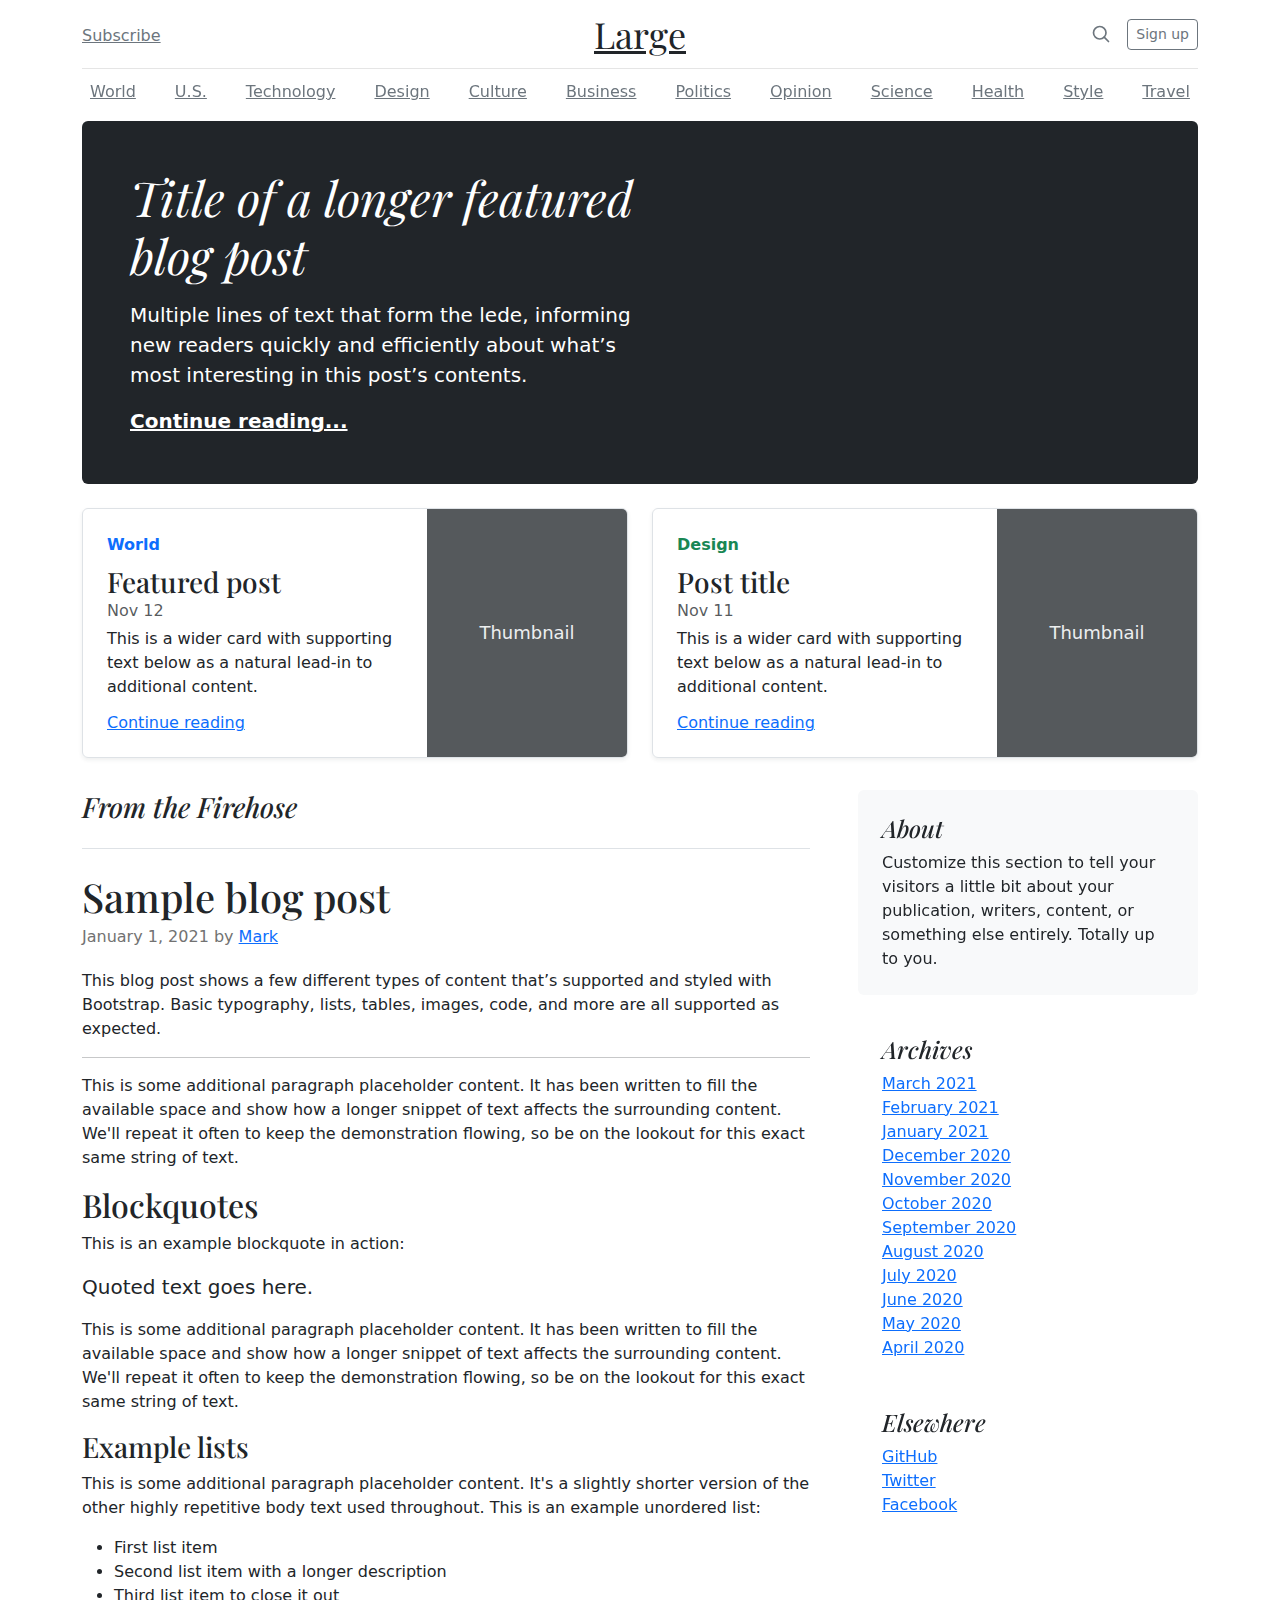
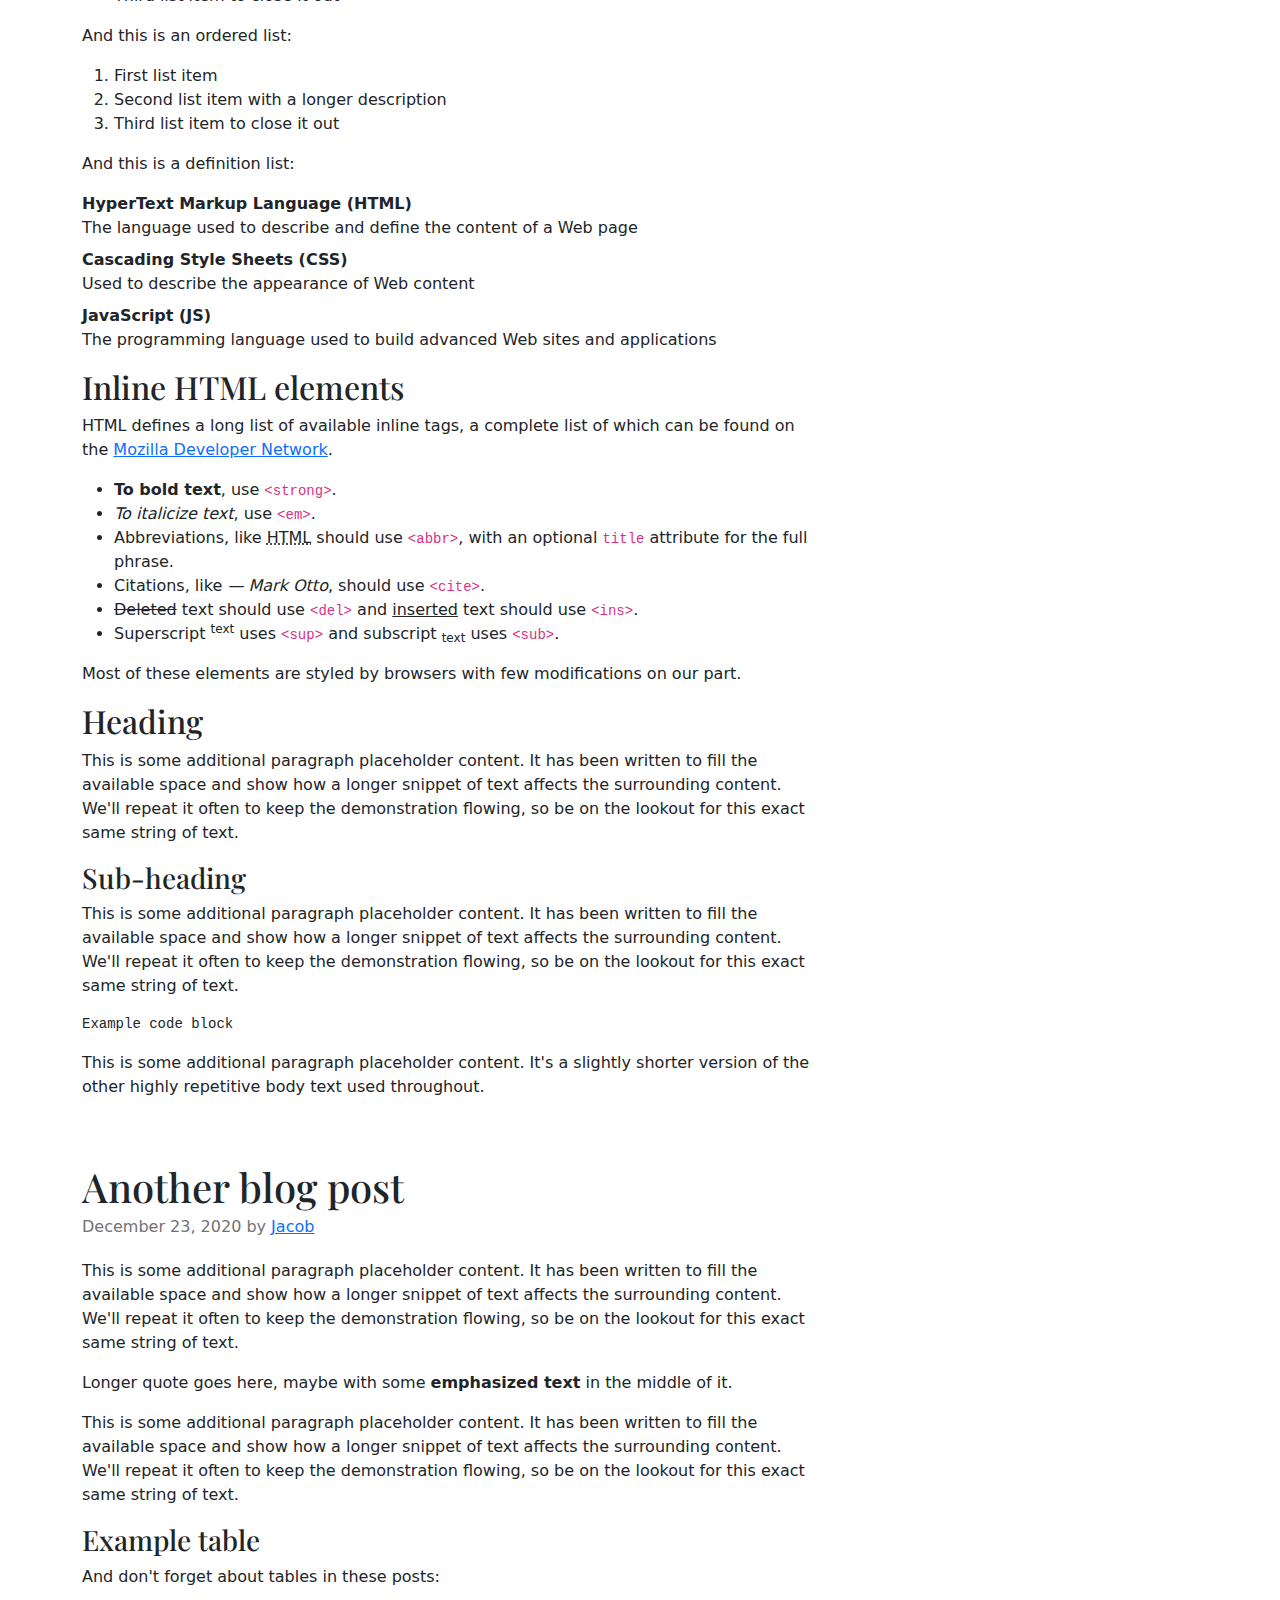
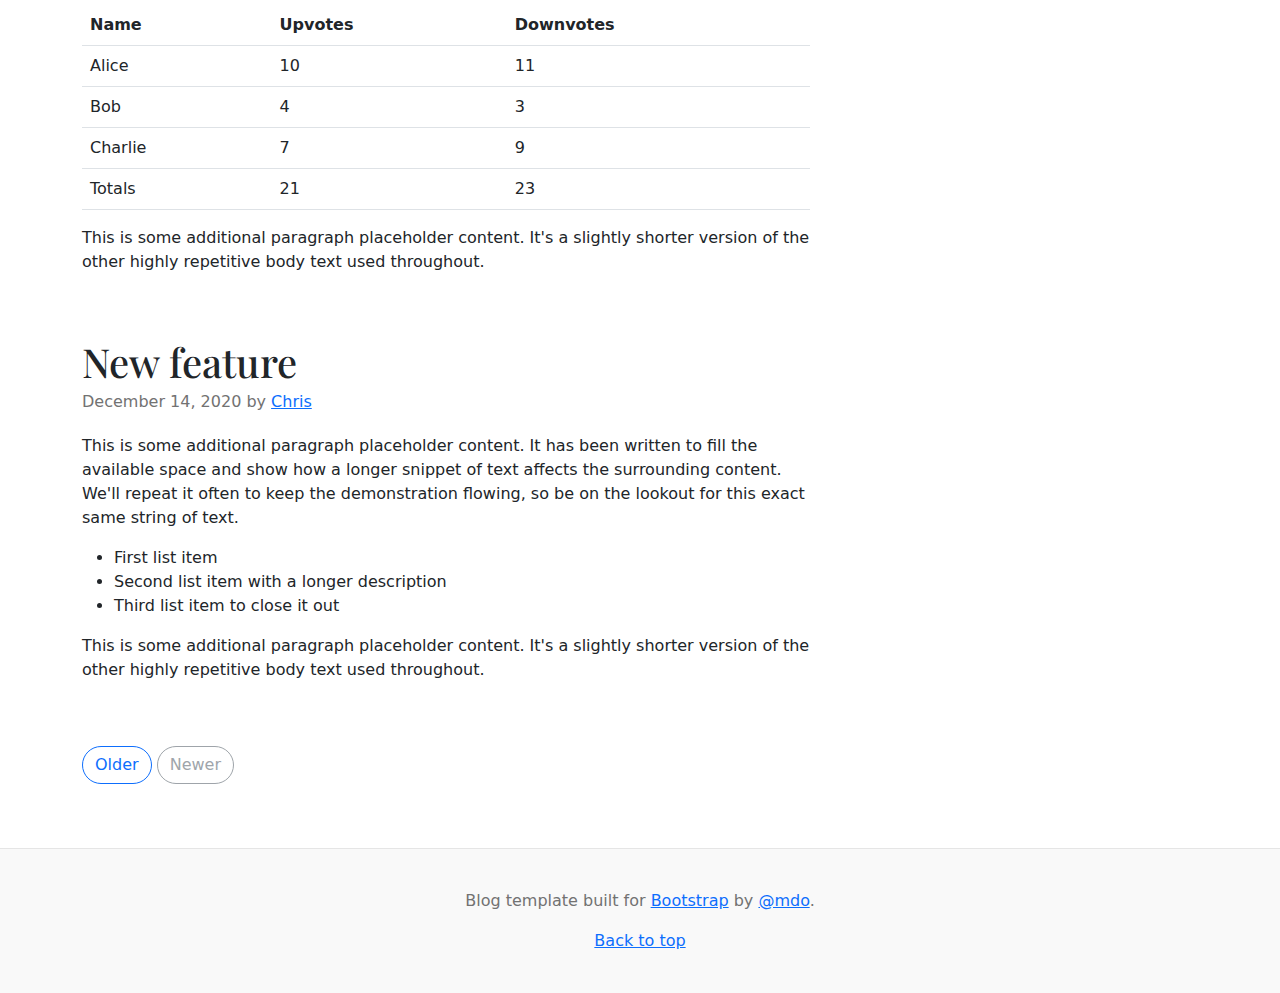
<file: bootstrap-5.3.0-alpha1-examples/blog/index.html>
<!doctype html>
<html lang="en">
  <head>
    <meta charset="utf-8">
    <meta name="viewport" content="width=device-width, initial-scale=1">
    <meta name="description" content="">
    <meta name="author" content="Mark Otto, Jacob Thornton, and Bootstrap contributors">
    <meta name="generator" content="Hugo 0.108.0">
    <title>Blog Template · Bootstrap v5.3</title>

    <link rel="canonical" href="https://getbootstrap.com/docs/5.3/examples/blog/">

    

    

<link href="../assets/dist/css/bootstrap.min.css" rel="stylesheet">

    <style>
      .bd-placeholder-img {
        font-size: 1.125rem;
        text-anchor: middle;
        -webkit-user-select: none;
        -moz-user-select: none;
        user-select: none;
      }

      @media (min-width: 768px) {
        .bd-placeholder-img-lg {
          font-size: 3.5rem;
        }
      }

      .b-example-divider {
        height: 3rem;
        background-color: rgba(0, 0, 0, .1);
        border: solid rgba(0, 0, 0, .15);
        border-width: 1px 0;
        box-shadow: inset 0 .5em 1.5em rgba(0, 0, 0, .1), inset 0 .125em .5em rgba(0, 0, 0, .15);
      }

      .b-example-vr {
        flex-shrink: 0;
        width: 1.5rem;
        height: 100vh;
      }

      .bi {
        vertical-align: -.125em;
        fill: currentColor;
      }

      .nav-scroller {
        position: relative;
        z-index: 2;
        height: 2.75rem;
        overflow-y: hidden;
      }

      .nav-scroller .nav {
        display: flex;
        flex-wrap: nowrap;
        padding-bottom: 1rem;
        margin-top: -1px;
        overflow-x: auto;
        text-align: center;
        white-space: nowrap;
        -webkit-overflow-scrolling: touch;
      }
    </style>

    
    <!-- Custom styles for this template -->
    <link href="https://fonts.googleapis.com/css?family=Playfair&#43;Display:700,900&amp;display=swap" rel="stylesheet">
    <!-- Custom styles for this template -->
    <link href="blog.css" rel="stylesheet">
  </head>
  <body>
    
<div class="container">
  <header class="blog-header lh-1 py-3">
    <div class="row flex-nowrap justify-content-between align-items-center">
      <div class="col-4 pt-1">
        <a class="link-secondary" href="#">Subscribe</a>
      </div>
      <div class="col-4 text-center">
        <a class="blog-header-logo text-dark" href="#">Large</a>
      </div>
      <div class="col-4 d-flex justify-content-end align-items-center">
        <a class="link-secondary" href="#" aria-label="Search">
          <svg xmlns="http://www.w3.org/2000/svg" width="20" height="20" fill="none" stroke="currentColor" stroke-linecap="round" stroke-linejoin="round" stroke-width="2" class="mx-3" role="img" viewBox="0 0 24 24"><title>Search</title><circle cx="10.5" cy="10.5" r="7.5"/><path d="M21 21l-5.2-5.2"/></svg>
        </a>
        <a class="btn btn-sm btn-outline-secondary" href="#">Sign up</a>
      </div>
    </div>
  </header>

  <div class="nav-scroller py-1 mb-2">
    <nav class="nav d-flex justify-content-between">
      <a class="p-2 link-secondary" href="#">World</a>
      <a class="p-2 link-secondary" href="#">U.S.</a>
      <a class="p-2 link-secondary" href="#">Technology</a>
      <a class="p-2 link-secondary" href="#">Design</a>
      <a class="p-2 link-secondary" href="#">Culture</a>
      <a class="p-2 link-secondary" href="#">Business</a>
      <a class="p-2 link-secondary" href="#">Politics</a>
      <a class="p-2 link-secondary" href="#">Opinion</a>
      <a class="p-2 link-secondary" href="#">Science</a>
      <a class="p-2 link-secondary" href="#">Health</a>
      <a class="p-2 link-secondary" href="#">Style</a>
      <a class="p-2 link-secondary" href="#">Travel</a>
    </nav>
  </div>
</div>

<main class="container">
  <div class="p-4 p-md-5 mb-4 rounded text-bg-dark">
    <div class="col-md-6 px-0">
      <h1 class="display-4 fst-italic">Title of a longer featured blog post</h1>
      <p class="lead my-3">Multiple lines of text that form the lede, informing new readers quickly and efficiently about what’s most interesting in this post’s contents.</p>
      <p class="lead mb-0"><a href="#" class="text-white fw-bold">Continue reading...</a></p>
    </div>
  </div>

  <div class="row mb-2">
    <div class="col-md-6">
      <div class="row g-0 border rounded overflow-hidden flex-md-row mb-4 shadow-sm h-md-250 position-relative">
        <div class="col p-4 d-flex flex-column position-static">
          <strong class="d-inline-block mb-2 text-primary">World</strong>
          <h3 class="mb-0">Featured post</h3>
          <div class="mb-1 text-muted">Nov 12</div>
          <p class="card-text mb-auto">This is a wider card with supporting text below as a natural lead-in to additional content.</p>
          <a href="#" class="stretched-link">Continue reading</a>
        </div>
        <div class="col-auto d-none d-lg-block">
          <svg class="bd-placeholder-img" width="200" height="250" xmlns="http://www.w3.org/2000/svg" role="img" aria-label="Placeholder: Thumbnail" preserveAspectRatio="xMidYMid slice" focusable="false"><title>Placeholder</title><rect width="100%" height="100%" fill="#55595c"/><text x="50%" y="50%" fill="#eceeef" dy=".3em">Thumbnail</text></svg>
        </div>
      </div>
    </div>
    <div class="col-md-6">
      <div class="row g-0 border rounded overflow-hidden flex-md-row mb-4 shadow-sm h-md-250 position-relative">
        <div class="col p-4 d-flex flex-column position-static">
          <strong class="d-inline-block mb-2 text-success">Design</strong>
          <h3 class="mb-0">Post title</h3>
          <div class="mb-1 text-muted">Nov 11</div>
          <p class="mb-auto">This is a wider card with supporting text below as a natural lead-in to additional content.</p>
          <a href="#" class="stretched-link">Continue reading</a>
        </div>
        <div class="col-auto d-none d-lg-block">
          <svg class="bd-placeholder-img" width="200" height="250" xmlns="http://www.w3.org/2000/svg" role="img" aria-label="Placeholder: Thumbnail" preserveAspectRatio="xMidYMid slice" focusable="false"><title>Placeholder</title><rect width="100%" height="100%" fill="#55595c"/><text x="50%" y="50%" fill="#eceeef" dy=".3em">Thumbnail</text></svg>
        </div>
      </div>
    </div>
  </div>

  <div class="row g-5">
    <div class="col-md-8">
      <h3 class="pb-4 mb-4 fst-italic border-bottom">
        From the Firehose
      </h3>

      <article class="blog-post">
        <h2 class="blog-post-title mb-1">Sample blog post</h2>
        <p class="blog-post-meta">January 1, 2021 by <a href="#">Mark</a></p>

        <p>This blog post shows a few different types of content that’s supported and styled with Bootstrap. Basic typography, lists, tables, images, code, and more are all supported as expected.</p>
        <hr>
        <p>This is some additional paragraph placeholder content. It has been written to fill the available space and show how a longer snippet of text affects the surrounding content. We'll repeat it often to keep the demonstration flowing, so be on the lookout for this exact same string of text.</p>
        <h2>Blockquotes</h2>
        <p>This is an example blockquote in action:</p>
        <blockquote class="blockquote">
          <p>Quoted text goes here.</p>
        </blockquote>
        <p>This is some additional paragraph placeholder content. It has been written to fill the available space and show how a longer snippet of text affects the surrounding content. We'll repeat it often to keep the demonstration flowing, so be on the lookout for this exact same string of text.</p>
        <h3>Example lists</h3>
        <p>This is some additional paragraph placeholder content. It's a slightly shorter version of the other highly repetitive body text used throughout. This is an example unordered list:</p>
        <ul>
          <li>First list item</li>
          <li>Second list item with a longer description</li>
          <li>Third list item to close it out</li>
        </ul>
        <p>And this is an ordered list:</p>
        <ol>
          <li>First list item</li>
          <li>Second list item with a longer description</li>
          <li>Third list item to close it out</li>
        </ol>
        <p>And this is a definition list:</p>
        <dl>
          <dt>HyperText Markup Language (HTML)</dt>
          <dd>The language used to describe and define the content of a Web page</dd>
          <dt>Cascading Style Sheets (CSS)</dt>
          <dd>Used to describe the appearance of Web content</dd>
          <dt>JavaScript (JS)</dt>
          <dd>The programming language used to build advanced Web sites and applications</dd>
        </dl>
        <h2>Inline HTML elements</h2>
        <p>HTML defines a long list of available inline tags, a complete list of which can be found on the <a href="https://developer.mozilla.org/en-US/docs/Web/HTML/Element">Mozilla Developer Network</a>.</p>
        <ul>
          <li><strong>To bold text</strong>, use <code class="language-plaintext highlighter-rouge">&lt;strong&gt;</code>.</li>
          <li><em>To italicize text</em>, use <code class="language-plaintext highlighter-rouge">&lt;em&gt;</code>.</li>
          <li>Abbreviations, like <abbr title="HyperText Markup Language">HTML</abbr> should use <code class="language-plaintext highlighter-rouge">&lt;abbr&gt;</code>, with an optional <code class="language-plaintext highlighter-rouge">title</code> attribute for the full phrase.</li>
          <li>Citations, like <cite>— Mark Otto</cite>, should use <code class="language-plaintext highlighter-rouge">&lt;cite&gt;</code>.</li>
          <li><del>Deleted</del> text should use <code class="language-plaintext highlighter-rouge">&lt;del&gt;</code> and <ins>inserted</ins> text should use <code class="language-plaintext highlighter-rouge">&lt;ins&gt;</code>.</li>
          <li>Superscript <sup>text</sup> uses <code class="language-plaintext highlighter-rouge">&lt;sup&gt;</code> and subscript <sub>text</sub> uses <code class="language-plaintext highlighter-rouge">&lt;sub&gt;</code>.</li>
        </ul>
        <p>Most of these elements are styled by browsers with few modifications on our part.</p>
        <h2>Heading</h2>
        <p>This is some additional paragraph placeholder content. It has been written to fill the available space and show how a longer snippet of text affects the surrounding content. We'll repeat it often to keep the demonstration flowing, so be on the lookout for this exact same string of text.</p>
        <h3>Sub-heading</h3>
        <p>This is some additional paragraph placeholder content. It has been written to fill the available space and show how a longer snippet of text affects the surrounding content. We'll repeat it often to keep the demonstration flowing, so be on the lookout for this exact same string of text.</p>
        <pre><code>Example code block</code></pre>
        <p>This is some additional paragraph placeholder content. It's a slightly shorter version of the other highly repetitive body text used throughout.</p>
      </article>

      <article class="blog-post">
        <h2 class="blog-post-title mb-1">Another blog post</h2>
        <p class="blog-post-meta">December 23, 2020 by <a href="#">Jacob</a></p>

        <p>This is some additional paragraph placeholder content. It has been written to fill the available space and show how a longer snippet of text affects the surrounding content. We'll repeat it often to keep the demonstration flowing, so be on the lookout for this exact same string of text.</p>
        <blockquote>
          <p>Longer quote goes here, maybe with some <strong>emphasized text</strong> in the middle of it.</p>
        </blockquote>
        <p>This is some additional paragraph placeholder content. It has been written to fill the available space and show how a longer snippet of text affects the surrounding content. We'll repeat it often to keep the demonstration flowing, so be on the lookout for this exact same string of text.</p>
        <h3>Example table</h3>
        <p>And don't forget about tables in these posts:</p>
        <table class="table">
          <thead>
            <tr>
              <th>Name</th>
              <th>Upvotes</th>
              <th>Downvotes</th>
            </tr>
          </thead>
          <tbody>
            <tr>
              <td>Alice</td>
              <td>10</td>
              <td>11</td>
            </tr>
            <tr>
              <td>Bob</td>
              <td>4</td>
              <td>3</td>
            </tr>
            <tr>
              <td>Charlie</td>
              <td>7</td>
              <td>9</td>
            </tr>
          </tbody>
          <tfoot>
            <tr>
              <td>Totals</td>
              <td>21</td>
              <td>23</td>
            </tr>
          </tfoot>
        </table>

        <p>This is some additional paragraph placeholder content. It's a slightly shorter version of the other highly repetitive body text used throughout.</p>
      </article>

      <article class="blog-post">
        <h2 class="blog-post-title mb-1">New feature</h2>
        <p class="blog-post-meta">December 14, 2020 by <a href="#">Chris</a></p>

        <p>This is some additional paragraph placeholder content. It has been written to fill the available space and show how a longer snippet of text affects the surrounding content. We'll repeat it often to keep the demonstration flowing, so be on the lookout for this exact same string of text.</p>
        <ul>
          <li>First list item</li>
          <li>Second list item with a longer description</li>
          <li>Third list item to close it out</li>
        </ul>
        <p>This is some additional paragraph placeholder content. It's a slightly shorter version of the other highly repetitive body text used throughout.</p>
      </article>

      <nav class="blog-pagination" aria-label="Pagination">
        <a class="btn btn-outline-primary rounded-pill" href="#">Older</a>
        <a class="btn btn-outline-secondary rounded-pill disabled">Newer</a>
      </nav>

    </div>

    <div class="col-md-4">
      <div class="position-sticky" style="top: 2rem;">
        <div class="p-4 mb-3 bg-light rounded">
          <h4 class="fst-italic">About</h4>
          <p class="mb-0">Customize this section to tell your visitors a little bit about your publication, writers, content, or something else entirely. Totally up to you.</p>
        </div>

        <div class="p-4">
          <h4 class="fst-italic">Archives</h4>
          <ol class="list-unstyled mb-0">
            <li><a href="#">March 2021</a></li>
            <li><a href="#">February 2021</a></li>
            <li><a href="#">January 2021</a></li>
            <li><a href="#">December 2020</a></li>
            <li><a href="#">November 2020</a></li>
            <li><a href="#">October 2020</a></li>
            <li><a href="#">September 2020</a></li>
            <li><a href="#">August 2020</a></li>
            <li><a href="#">July 2020</a></li>
            <li><a href="#">June 2020</a></li>
            <li><a href="#">May 2020</a></li>
            <li><a href="#">April 2020</a></li>
          </ol>
        </div>

        <div class="p-4">
          <h4 class="fst-italic">Elsewhere</h4>
          <ol class="list-unstyled">
            <li><a href="#">GitHub</a></li>
            <li><a href="#">Twitter</a></li>
            <li><a href="#">Facebook</a></li>
          </ol>
        </div>
      </div>
    </div>
  </div>

</main>

<footer class="blog-footer">
  <p>Blog template built for <a href="https://getbootstrap.com/">Bootstrap</a> by <a href="https://twitter.com/mdo">@mdo</a>.</p>
  <p>
    <a href="#">Back to top</a>
  </p>
</footer>


    
  </body>
</html>
</file>
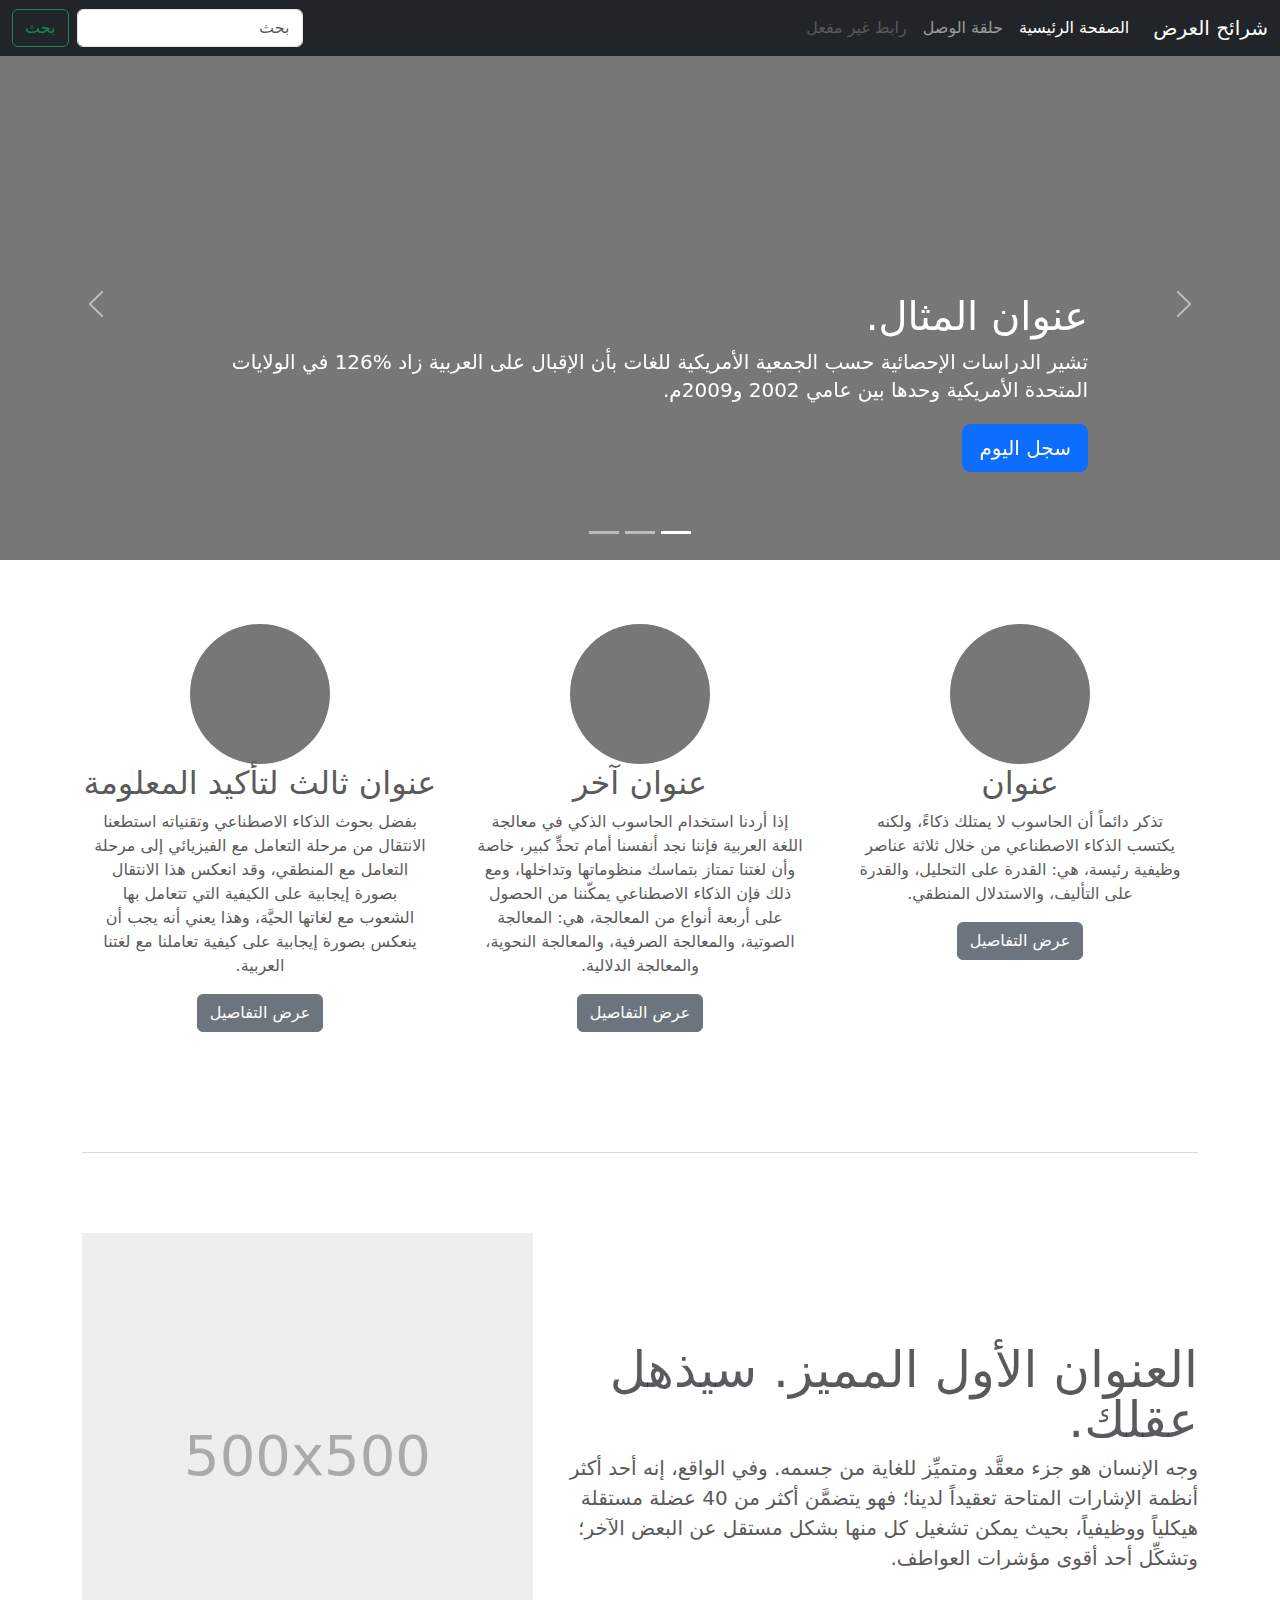
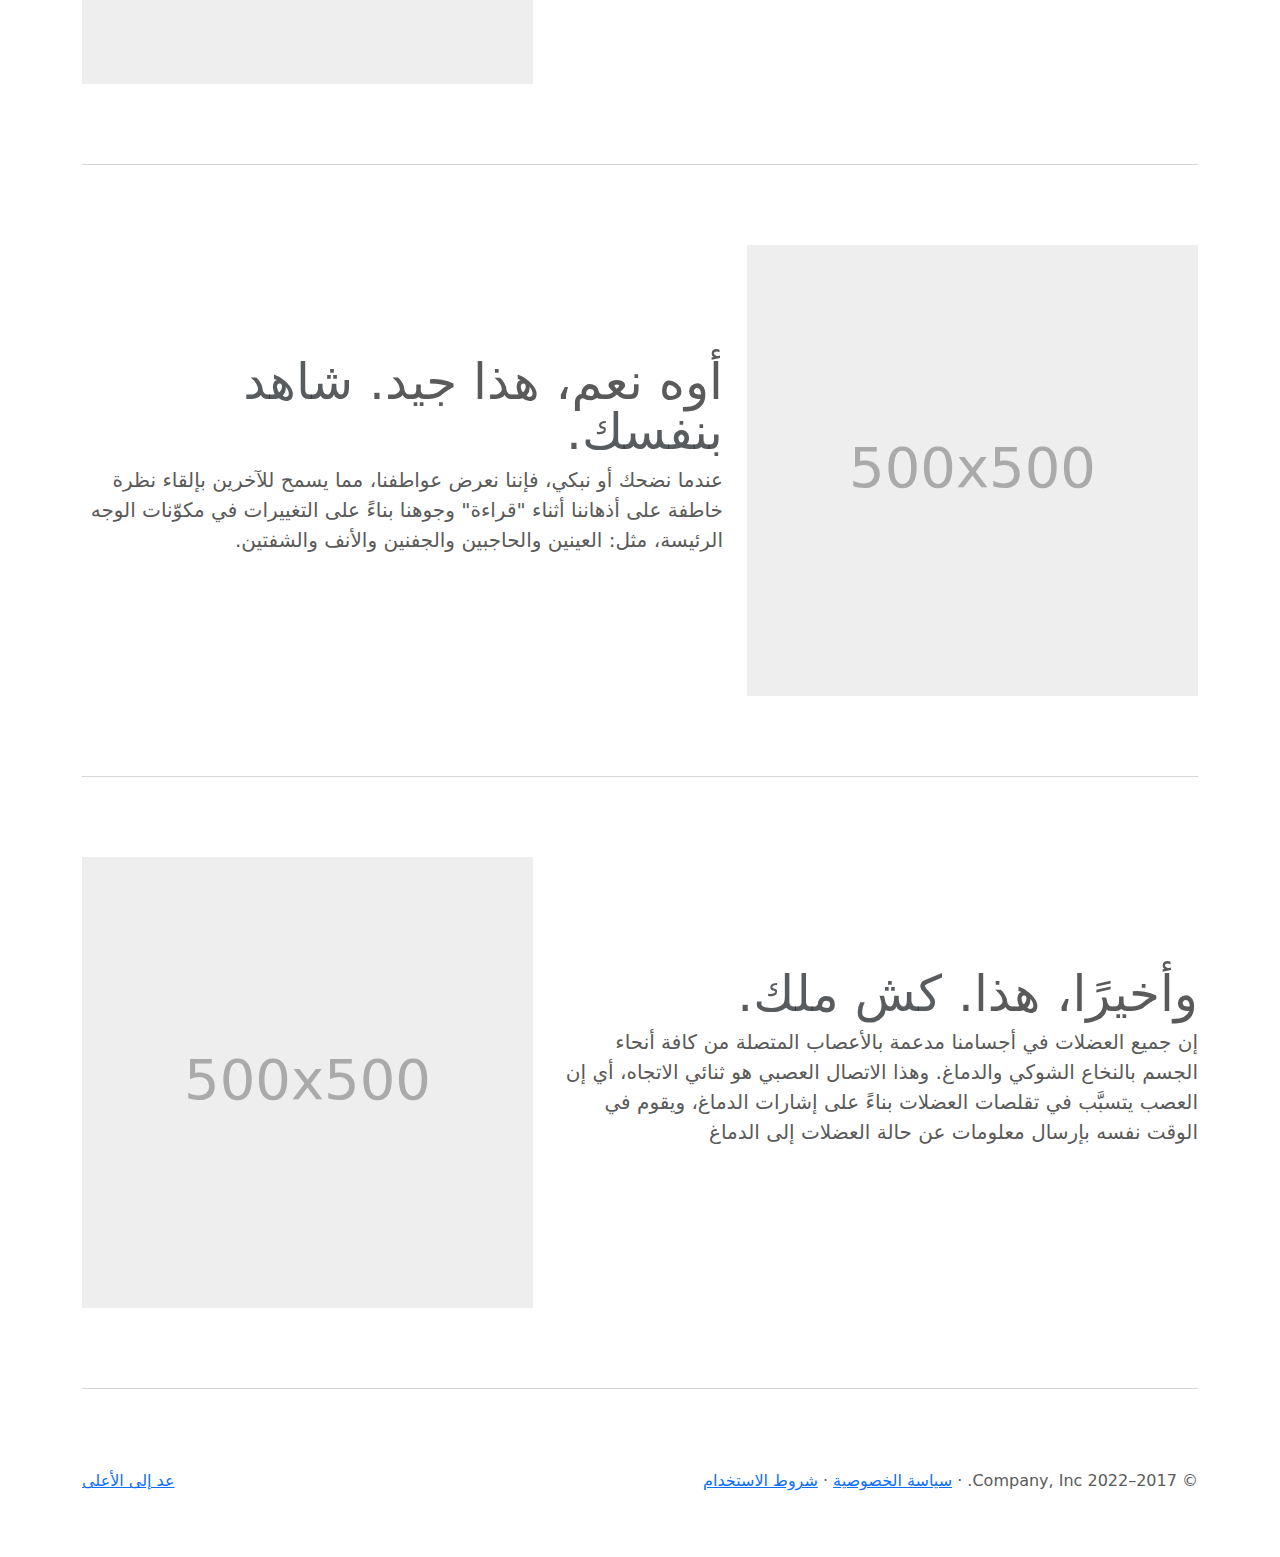
<file: bootstrap-5.3.0-alpha1-examples/carousel-rtl/index.html>
<!doctype html>
<html lang="ar" dir="rtl">
  <head>
    <meta charset="utf-8">
    <meta name="viewport" content="width=device-width, initial-scale=1">
    <meta name="description" content="">
    <meta name="author" content="Mark Otto, Jacob Thornton, and Bootstrap contributors">
    <meta name="generator" content="Hugo 0.108.0">
    <title>قالب  شرائح العرض · Bootstrap v5.3</title>

    <link rel="canonical" href="https://getbootstrap.com/docs/5.3/examples/carousel-rtl/">

    

    

<link href="../assets/dist/css/bootstrap.rtl.min.css" rel="stylesheet">

    <style>
      .bd-placeholder-img {
        font-size: 1.125rem;
        text-anchor: middle;
        -webkit-user-select: none;
        -moz-user-select: none;
        user-select: none;
      }

      @media (min-width: 768px) {
        .bd-placeholder-img-lg {
          font-size: 3.5rem;
        }
      }

      .b-example-divider {
        height: 3rem;
        background-color: rgba(0, 0, 0, .1);
        border: solid rgba(0, 0, 0, .15);
        border-width: 1px 0;
        box-shadow: inset 0 .5em 1.5em rgba(0, 0, 0, .1), inset 0 .125em .5em rgba(0, 0, 0, .15);
      }

      .b-example-vr {
        flex-shrink: 0;
        width: 1.5rem;
        height: 100vh;
      }

      .bi {
        vertical-align: -.125em;
        fill: currentColor;
      }

      .nav-scroller {
        position: relative;
        z-index: 2;
        height: 2.75rem;
        overflow-y: hidden;
      }

      .nav-scroller .nav {
        display: flex;
        flex-wrap: nowrap;
        padding-bottom: 1rem;
        margin-top: -1px;
        overflow-x: auto;
        text-align: center;
        white-space: nowrap;
        -webkit-overflow-scrolling: touch;
      }
    </style>

    
    <!-- Custom styles for this template -->
    <link href="../carousel/carousel.rtl.css" rel="stylesheet">
  </head>
  <body>
    
<header>
  <nav class="navbar navbar-expand-md navbar-dark fixed-top bg-dark">
    <div class="container-fluid">
      <a class="navbar-brand" href="#">شرائح العرض</a>
      <button class="navbar-toggler" type="button" data-bs-toggle="collapse" data-bs-target="#navbarCollapse" aria-controls="navbarCollapse" aria-expanded="false" aria-label="تبديل التنقل">
        <span class="navbar-toggler-icon"></span>
      </button>
      <div class="collapse navbar-collapse" id="navbarCollapse">
        <ul class="navbar-nav me-auto mb-2 mb-md-0">
          <li class="nav-item">
            <a class="nav-link active" aria-current="page" href="#">الصفحة الرئيسية</a>
          </li>
          <li class="nav-item">
            <a class="nav-link" href="#">حلقة الوصل</a>
          </li>
          <li class="nav-item">
            <a class="nav-link disabled">رابط غير مفعل</a>
          </li>
        </ul>
        <form class="d-flex" role="search">
          <input class="form-control me-2" type="search" placeholder="بحث" aria-label="بحث">
          <button class="btn btn-outline-success" type="submit">بحث</button>
        </form>
      </div>
    </div>
  </nav>
</header>

<main>

  <div id="myCarousel" class="carousel slide" data-bs-ride="carousel">
    <div class="carousel-indicators">
      <button type="button" data-bs-target="#myCarousel" data-bs-slide-to="0" class="active" aria-current="true" aria-label="Slide 1"></button>
      <button type="button" data-bs-target="#myCarousel" data-bs-slide-to="1" aria-label="Slide 2"></button>
      <button type="button" data-bs-target="#myCarousel" data-bs-slide-to="2" aria-label="Slide 3"></button>
    </div>
    <div class="carousel-inner">
      <div class="carousel-item active">
        <svg class="bd-placeholder-img" width="100%" height="100%" xmlns="http://www.w3.org/2000/svg" aria-hidden="true" preserveAspectRatio="xMidYMid slice" focusable="false"><rect width="100%" height="100%" fill="#777"/></svg>
        <div class="container">
          <div class="carousel-caption text-start">
            <h1>عنوان المثال.</h1>
            <p>تشير الدراسات الإحصائية حسب الجمعية الأمريكية للغات بأن الإقبال على العربية زاد %126 في الولايات المتحدة الأمريكية وحدها بين عامي 2002 و2009م.</p>
            <p><a class="btn btn-lg btn-primary" href="#">سجل اليوم</a></p>
          </div>
        </div>
      </div>
      <div class="carousel-item">
        <svg class="bd-placeholder-img" width="100%" height="100%" xmlns="http://www.w3.org/2000/svg" aria-hidden="true" preserveAspectRatio="xMidYMid slice" focusable="false"><rect width="100%" height="100%" fill="#777"/></svg>
        <div class="container">
          <div class="carousel-caption">
            <h1>عنوان مثال آخر.</h1>
            <p>حسب المجلس الثقافي البريطاني فإن تعليم الإنجليزية داخل بريطانيا يسهم في تعزيز اقتصادها بما يتجاوز ملياري جنيه سنوياً، كما أنه وفر أكثر من 26 ألف وظيفة.</p>
            <p><a class="btn btn-lg btn-primary" href="#">أعرف أكثر</a></p>
          </div>
        </div>
      </div>
      <div class="carousel-item">
        <svg class="bd-placeholder-img" width="100%" height="100%" xmlns="http://www.w3.org/2000/svg" aria-hidden="true" preserveAspectRatio="xMidYMid slice" focusable="false"><rect width="100%" height="100%" fill="#777"/></svg>
        <div class="container">
          <div class="carousel-caption text-end">
            <h1>واحد أكثر لقياس جيد.</h1>
            <p>الإحصاءات لحجم الاستثمار اللغوي خارج بريطانيا تتفاوت من سنة لأخرى إلا أن المدير التنفيذي للمجلس الثقافي البريطاني إدي بايرز يرى أن استثمار تعليم الإنجليزية في الخارج لا يحسب على المستوى المالي فحسب بل على المستوى السياسي أيضاً.</p>
            <p><a class="btn btn-lg btn-primary" href="#">تصفح المعرض</a></p>
          </div>
        </div>
      </div>
    </div>
    <button class="carousel-control-prev" type="button" data-bs-target="#myCarousel" data-bs-slide="prev">
      <span class="carousel-control-prev-icon" aria-hidden="true"></span>
      <span class="visually-hidden">السابق</span>
    </button>
    <button class="carousel-control-next" type="button" data-bs-target="#myCarousel" data-bs-slide="next">
      <span class="carousel-control-next-icon" aria-hidden="true"></span>
      <span class="visually-hidden">التالي</span>
    </button>
  </div>


  <!-- Marketing messaging and featurettes
  ================================================== -->
  <!-- Wrap the rest of the page in another container to center all the content. -->

  <div class="container marketing">

    <!-- Three columns of text below the carousel -->
    <div class="row">
      <div class="col-lg-4">
        <svg class="bd-placeholder-img rounded-circle" width="140" height="140" xmlns="http://www.w3.org/2000/svg" role="img" aria-label="Placeholder: 140x140" preserveAspectRatio="xMidYMid slice" focusable="false"><title>Placeholder</title><rect width="100%" height="100%" fill="#777"/><text x="50%" y="50%" fill="#777" dy=".3em">140x140</text></svg>
        <h2 class="fw-normal">عنوان</h2>
        <p>تذكر دائماً أن الحاسوب لا يمتلك ذكاءً، ولكنه يكتسب الذكاء الاصطناعي من خلال ثلاثة عناصر وظيفية رئيسة، هي: القدرة على التحليل، والقدرة على التأليف، والاستدلال المنطقي.</p>
        <p><a class="btn btn-secondary" href="#">عرض التفاصيل</a></p>
      </div><!-- /.col-lg-4 -->
      <div class="col-lg-4">
        <svg class="bd-placeholder-img rounded-circle" width="140" height="140" xmlns="http://www.w3.org/2000/svg" role="img" aria-label="Placeholder: 140x140" preserveAspectRatio="xMidYMid slice" focusable="false"><title>Placeholder</title><rect width="100%" height="100%" fill="#777"/><text x="50%" y="50%" fill="#777" dy=".3em">140x140</text></svg>
        <h2 class="fw-normal">عنوان آخر</h2>
        <p>إذا أردنا استخدام الحاسوب الذكي في معالجة اللغة العربية فإننا نجد أنفسنا أمام تحدٍّ كبير، خاصة وأن لغتنا تمتاز بتماسك منظوماتها وتداخلها، ومع ذلك فإن الذكاء الاصطناعي يمكّننا من الحصول على أربعة أنواع من المعالجة، هي: المعالجة الصوتية، والمعالجة الصرفية، والمعالجة النحوية، والمعالجة الدلالية.</p>
        <p><a class="btn btn-secondary" href="#">عرض التفاصيل</a></p>
      </div><!-- /.col-lg-4 -->
      <div class="col-lg-4">
        <svg class="bd-placeholder-img rounded-circle" width="140" height="140" xmlns="http://www.w3.org/2000/svg" role="img" aria-label="Placeholder: 140x140" preserveAspectRatio="xMidYMid slice" focusable="false"><title>Placeholder</title><rect width="100%" height="100%" fill="#777"/><text x="50%" y="50%" fill="#777" dy=".3em">140x140</text></svg>
        <h2 class="fw-normal">عنوان ثالث لتأكيد المعلومة</h2>
        <p>بفضل بحوث الذكاء الاصطناعي وتقنياته استطعنا الانتقال من مرحلة التعامل مع الفيزيائي إلى مرحلة التعامل مع المنطقي، وقد انعكس هذا الانتقال بصورة إيجابية على الكيفية التي تتعامل بها الشعوب مع لغاتها الحيَّة، وهذا يعني أنه يجب أن ينعكس بصورة إيجابية على كيفية تعاملنا مع لغتنا العربية.</p>
        <p><a class="btn btn-secondary" href="#">عرض التفاصيل</a></p>
      </div><!-- /.col-lg-4 -->
    </div><!-- /.row -->


    <!-- START THE FEATURETTES -->

    <hr class="featurette-divider">

    <div class="row featurette">
      <div class="col-md-7">
        <h2 class="featurette-heading fw-normal lh-1">العنوان الأول المميز. <span class="text-muted"> سيذهل عقلك. </span></h2>
        <p class="lead">وجه الإنسان هو جزء معقَّد ومتميِّز للغاية من جسمه. وفي الواقع، إنه أحد أكثر أنظمة الإشارات المتاحة تعقيداً لدينا؛ فهو يتضمَّن أكثر من 40 عضلة مستقلة هيكلياً ووظيفياً، بحيث يمكن تشغيل كل منها بشكل مستقل عن البعض الآخر؛ وتشكِّل أحد أقوى مؤشرات العواطف.</p>
      </div>
      <div class="col-md-5">
        <svg class="bd-placeholder-img bd-placeholder-img-lg featurette-image img-fluid mx-auto" width="500" height="500" xmlns="http://www.w3.org/2000/svg" role="img" aria-label="Placeholder: 500x500" preserveAspectRatio="xMidYMid slice" focusable="false"><title>Placeholder</title><rect width="100%" height="100%" fill="#eee"/><text x="50%" y="50%" fill="#aaa" dy=".3em">500x500</text></svg>
      </div>
    </div>

    <hr class="featurette-divider">

    <div class="row featurette">
      <div class="col-md-7 order-md-2">
        <h2 class="featurette-heading fw-normal lh-1">أوه نعم، هذا جيد. <span class="text-muted"> شاهد بنفسك. </span></h2>
        <p class="lead">عندما نضحك أو نبكي، فإننا نعرض عواطفنا، مما يسمح للآخرين بإلقاء نظرة خاطفة على أذهاننا أثناء "قراءة" وجوهنا بناءً على التغييرات في مكوّنات الوجه الرئيسة، مثل: العينين والحاجبين والجفنين والأنف والشفتين.</p>
      </div>
      <div class="col-md-5 order-md-1">
        <svg class="bd-placeholder-img bd-placeholder-img-lg featurette-image img-fluid mx-auto" width="500" height="500" xmlns="http://www.w3.org/2000/svg" role="img" aria-label="Placeholder: 500x500" preserveAspectRatio="xMidYMid slice" focusable="false"><title>Placeholder</title><rect width="100%" height="100%" fill="#eee"/><text x="50%" y="50%" fill="#aaa" dy=".3em">500x500</text></svg>
      </div>
    </div>

    <hr class="featurette-divider">

    <div class="row featurette">
      <div class="col-md-7">
        <h2 class="featurette-heading fw-normal lh-1">وأخيرًا، هذا. <span class="text-muted"> كش ملك. </span></h2>
        <p class="lead">إن جميع العضلات في أجسامنا مدعمة بالأعصاب المتصلة من كافة أنحاء الجسم بالنخاع الشوكي والدماغ. وهذا الاتصال العصبي هو ثنائي الاتجاه، أي إن العصب يتسبَّب في تقلصات العضلات بناءً على إشارات الدماغ، ويقوم في الوقت نفسه بإرسال معلومات عن حالة العضلات إلى الدماغ</p>
      </div>
      <div class="col-md-5">
        <svg class="bd-placeholder-img bd-placeholder-img-lg featurette-image img-fluid mx-auto" width="500" height="500" xmlns="http://www.w3.org/2000/svg" role="img" aria-label="Placeholder: 500x500" preserveAspectRatio="xMidYMid slice" focusable="false"><title>Placeholder</title><rect width="100%" height="100%" fill="#eee"/><text x="50%" y="50%" fill="#aaa" dy=".3em">500x500</text></svg>
      </div>
    </div>

    <hr class="featurette-divider">

    <!-- /END THE FEATURETTES -->

  </div><!-- /.container -->


  <!-- FOOTER -->
  <footer class="container">
    <p class="float-end"><a href="#">عد إلى الأعلى</a></p>
    <p>&copy; 2017–2022 Company, Inc. &middot; <a href="#">سياسة الخصوصية</a> &middot; <a href="#">شروط الاستخدام</a></p>
  </footer>
</main>


    <script src="../assets/dist/js/bootstrap.bundle.min.js"></script>

      
  </body>
</html>
</file>
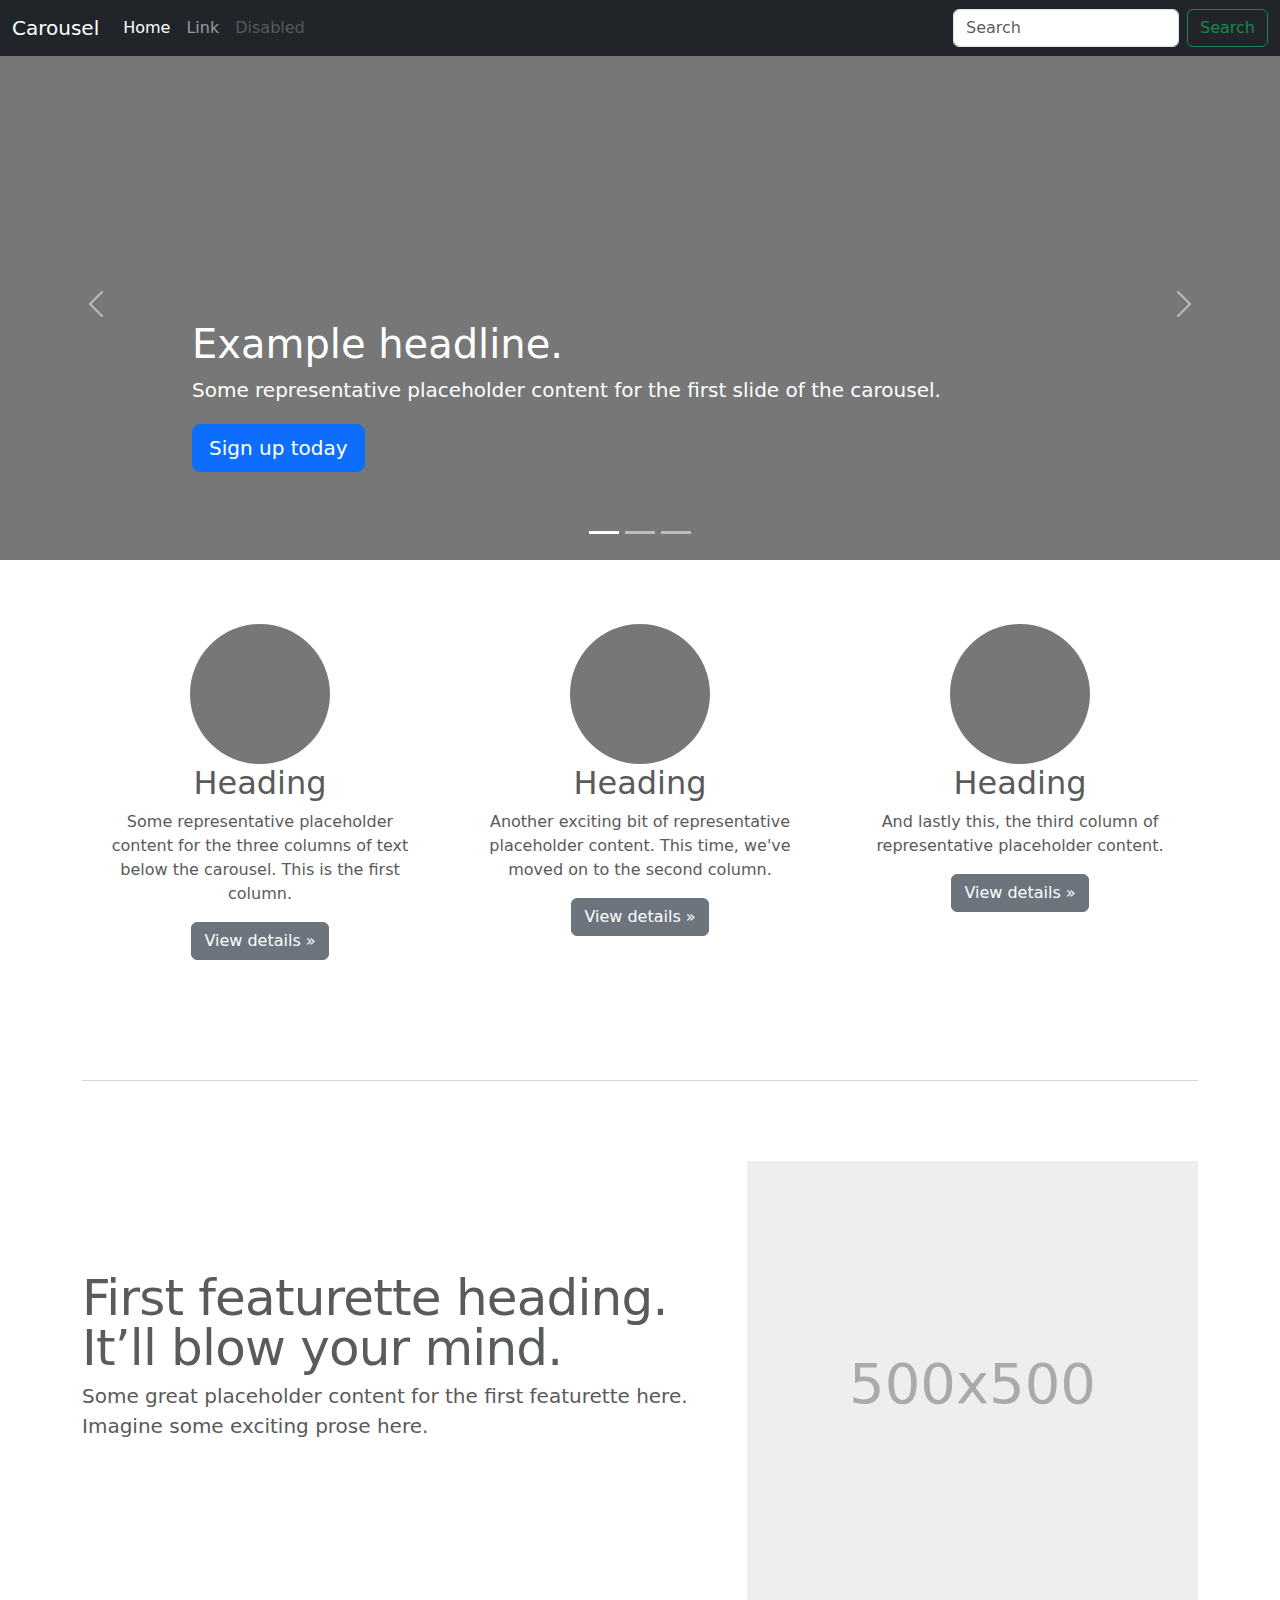
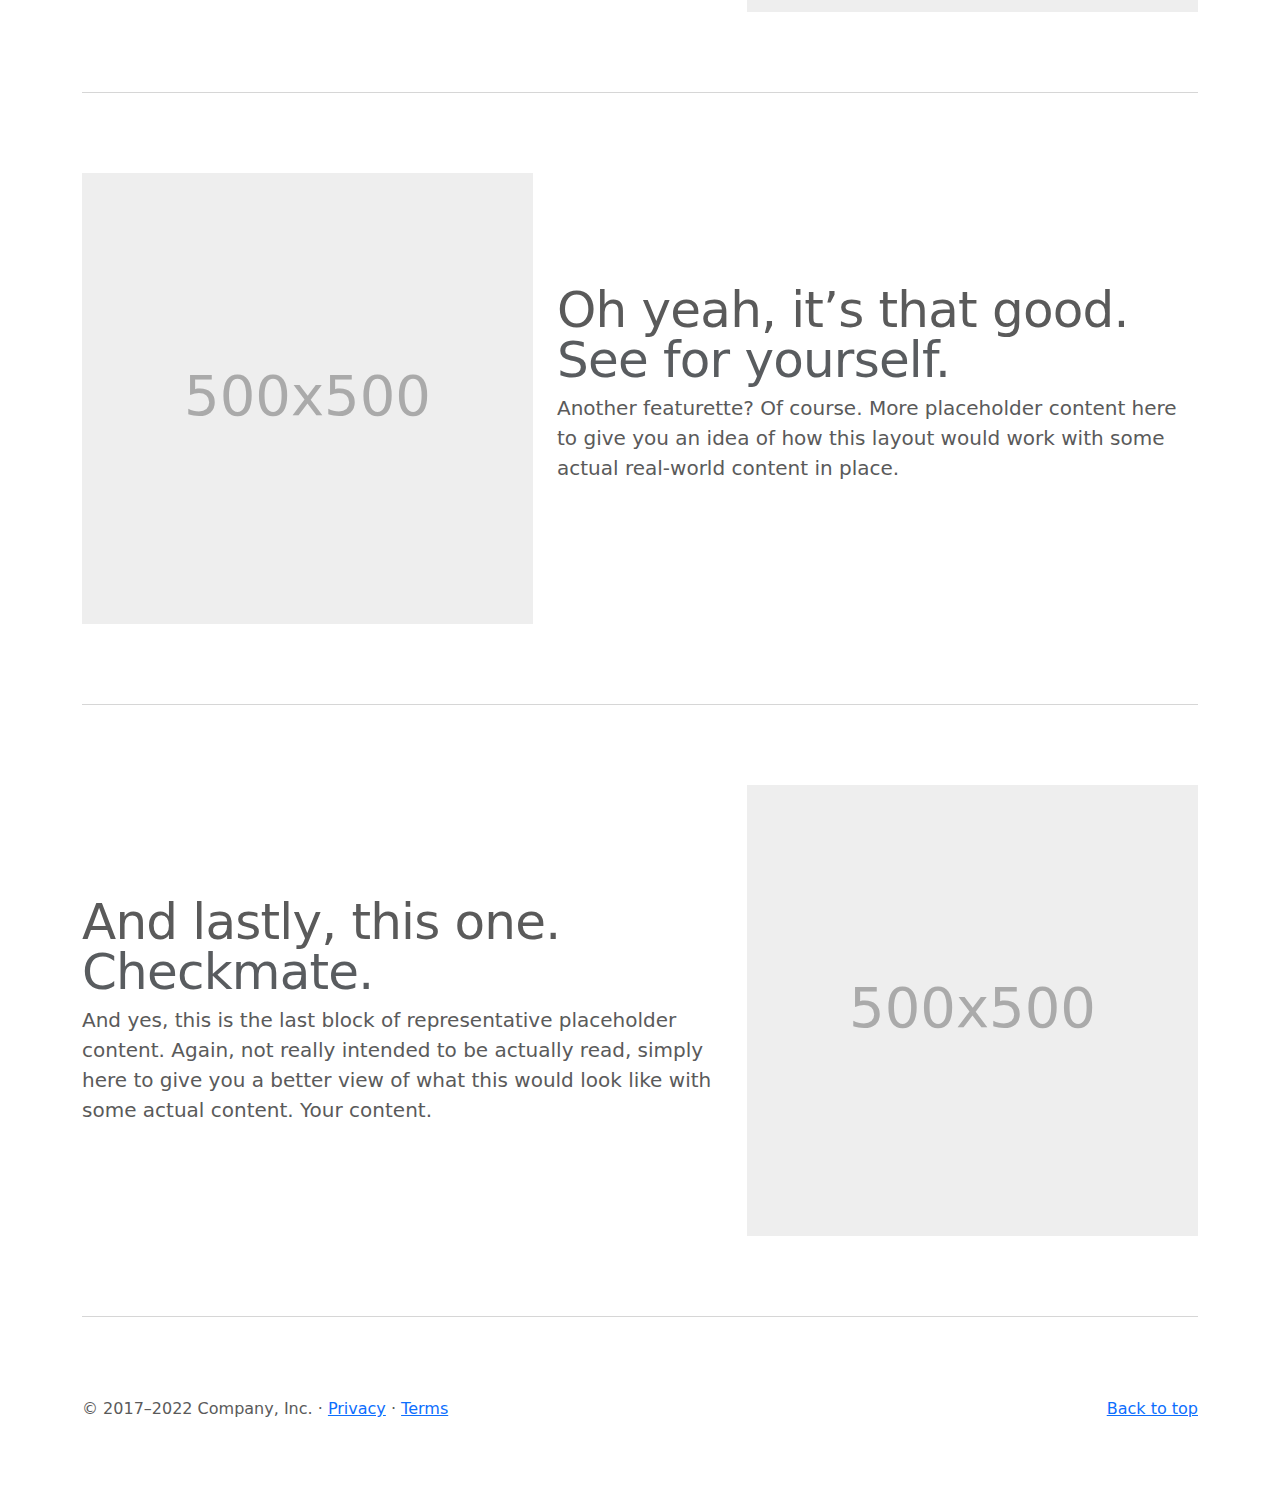
<file: bootstrap-5.3.0-alpha1-examples/carousel/index.html>
<!doctype html>
<html lang="en">
  <head>
    <meta charset="utf-8">
    <meta name="viewport" content="width=device-width, initial-scale=1">
    <meta name="description" content="">
    <meta name="author" content="Mark Otto, Jacob Thornton, and Bootstrap contributors">
    <meta name="generator" content="Hugo 0.108.0">
    <title>Carousel Template · Bootstrap v5.3</title>

    <link rel="canonical" href="https://getbootstrap.com/docs/5.3/examples/carousel/">

    

    

<link href="../assets/dist/css/bootstrap.min.css" rel="stylesheet">

    <style>
      .bd-placeholder-img {
        font-size: 1.125rem;
        text-anchor: middle;
        -webkit-user-select: none;
        -moz-user-select: none;
        user-select: none;
      }

      @media (min-width: 768px) {
        .bd-placeholder-img-lg {
          font-size: 3.5rem;
        }
      }

      .b-example-divider {
        height: 3rem;
        background-color: rgba(0, 0, 0, .1);
        border: solid rgba(0, 0, 0, .15);
        border-width: 1px 0;
        box-shadow: inset 0 .5em 1.5em rgba(0, 0, 0, .1), inset 0 .125em .5em rgba(0, 0, 0, .15);
      }

      .b-example-vr {
        flex-shrink: 0;
        width: 1.5rem;
        height: 100vh;
      }

      .bi {
        vertical-align: -.125em;
        fill: currentColor;
      }

      .nav-scroller {
        position: relative;
        z-index: 2;
        height: 2.75rem;
        overflow-y: hidden;
      }

      .nav-scroller .nav {
        display: flex;
        flex-wrap: nowrap;
        padding-bottom: 1rem;
        margin-top: -1px;
        overflow-x: auto;
        text-align: center;
        white-space: nowrap;
        -webkit-overflow-scrolling: touch;
      }
    </style>

    
    <!-- Custom styles for this template -->
    <link href="carousel.css" rel="stylesheet">
  </head>
  <body>
    
<header>
  <nav class="navbar navbar-expand-md navbar-dark fixed-top bg-dark">
    <div class="container-fluid">
      <a class="navbar-brand" href="#">Carousel</a>
      <button class="navbar-toggler" type="button" data-bs-toggle="collapse" data-bs-target="#navbarCollapse" aria-controls="navbarCollapse" aria-expanded="false" aria-label="Toggle navigation">
        <span class="navbar-toggler-icon"></span>
      </button>
      <div class="collapse navbar-collapse" id="navbarCollapse">
        <ul class="navbar-nav me-auto mb-2 mb-md-0">
          <li class="nav-item">
            <a class="nav-link active" aria-current="page" href="#">Home</a>
          </li>
          <li class="nav-item">
            <a class="nav-link" href="#">Link</a>
          </li>
          <li class="nav-item">
            <a class="nav-link disabled">Disabled</a>
          </li>
        </ul>
        <form class="d-flex" role="search">
          <input class="form-control me-2" type="search" placeholder="Search" aria-label="Search">
          <button class="btn btn-outline-success" type="submit">Search</button>
        </form>
      </div>
    </div>
  </nav>
</header>

<main>

  <div id="myCarousel" class="carousel slide" data-bs-ride="carousel">
    <div class="carousel-indicators">
      <button type="button" data-bs-target="#myCarousel" data-bs-slide-to="0" class="active" aria-current="true" aria-label="Slide 1"></button>
      <button type="button" data-bs-target="#myCarousel" data-bs-slide-to="1" aria-label="Slide 2"></button>
      <button type="button" data-bs-target="#myCarousel" data-bs-slide-to="2" aria-label="Slide 3"></button>
    </div>
    <div class="carousel-inner">
      <div class="carousel-item active">
        <svg class="bd-placeholder-img" width="100%" height="100%" xmlns="http://www.w3.org/2000/svg" aria-hidden="true" preserveAspectRatio="xMidYMid slice" focusable="false"><rect width="100%" height="100%" fill="#777"/></svg>
        <div class="container">
          <div class="carousel-caption text-start">
            <h1>Example headline.</h1>
            <p>Some representative placeholder content for the first slide of the carousel.</p>
            <p><a class="btn btn-lg btn-primary" href="#">Sign up today</a></p>
          </div>
        </div>
      </div>
      <div class="carousel-item">
        <svg class="bd-placeholder-img" width="100%" height="100%" xmlns="http://www.w3.org/2000/svg" aria-hidden="true" preserveAspectRatio="xMidYMid slice" focusable="false"><rect width="100%" height="100%" fill="#777"/></svg>
        <div class="container">
          <div class="carousel-caption">
            <h1>Another example headline.</h1>
            <p>Some representative placeholder content for the second slide of the carousel.</p>
            <p><a class="btn btn-lg btn-primary" href="#">Learn more</a></p>
          </div>
        </div>
      </div>
      <div class="carousel-item">
        <svg class="bd-placeholder-img" width="100%" height="100%" xmlns="http://www.w3.org/2000/svg" aria-hidden="true" preserveAspectRatio="xMidYMid slice" focusable="false"><rect width="100%" height="100%" fill="#777"/></svg>
        <div class="container">
          <div class="carousel-caption text-end">
            <h1>One more for good measure.</h1>
            <p>Some representative placeholder content for the third slide of this carousel.</p>
            <p><a class="btn btn-lg btn-primary" href="#">Browse gallery</a></p>
          </div>
        </div>
      </div>
    </div>
    <button class="carousel-control-prev" type="button" data-bs-target="#myCarousel" data-bs-slide="prev">
      <span class="carousel-control-prev-icon" aria-hidden="true"></span>
      <span class="visually-hidden">Previous</span>
    </button>
    <button class="carousel-control-next" type="button" data-bs-target="#myCarousel" data-bs-slide="next">
      <span class="carousel-control-next-icon" aria-hidden="true"></span>
      <span class="visually-hidden">Next</span>
    </button>
  </div>


  <!-- Marketing messaging and featurettes
  ================================================== -->
  <!-- Wrap the rest of the page in another container to center all the content. -->

  <div class="container marketing">

    <!-- Three columns of text below the carousel -->
    <div class="row">
      <div class="col-lg-4">
        <svg class="bd-placeholder-img rounded-circle" width="140" height="140" xmlns="http://www.w3.org/2000/svg" role="img" aria-label="Placeholder: 140x140" preserveAspectRatio="xMidYMid slice" focusable="false"><title>Placeholder</title><rect width="100%" height="100%" fill="#777"/><text x="50%" y="50%" fill="#777" dy=".3em">140x140</text></svg>
        <h2 class="fw-normal">Heading</h2>
        <p>Some representative placeholder content for the three columns of text below the carousel. This is the first column.</p>
        <p><a class="btn btn-secondary" href="#">View details &raquo;</a></p>
      </div><!-- /.col-lg-4 -->
      <div class="col-lg-4">
        <svg class="bd-placeholder-img rounded-circle" width="140" height="140" xmlns="http://www.w3.org/2000/svg" role="img" aria-label="Placeholder: 140x140" preserveAspectRatio="xMidYMid slice" focusable="false"><title>Placeholder</title><rect width="100%" height="100%" fill="#777"/><text x="50%" y="50%" fill="#777" dy=".3em">140x140</text></svg>
        <h2 class="fw-normal">Heading</h2>
        <p>Another exciting bit of representative placeholder content. This time, we've moved on to the second column.</p>
        <p><a class="btn btn-secondary" href="#">View details &raquo;</a></p>
      </div><!-- /.col-lg-4 -->
      <div class="col-lg-4">
        <svg class="bd-placeholder-img rounded-circle" width="140" height="140" xmlns="http://www.w3.org/2000/svg" role="img" aria-label="Placeholder: 140x140" preserveAspectRatio="xMidYMid slice" focusable="false"><title>Placeholder</title><rect width="100%" height="100%" fill="#777"/><text x="50%" y="50%" fill="#777" dy=".3em">140x140</text></svg>
        <h2 class="fw-normal">Heading</h2>
        <p>And lastly this, the third column of representative placeholder content.</p>
        <p><a class="btn btn-secondary" href="#">View details &raquo;</a></p>
      </div><!-- /.col-lg-4 -->
    </div><!-- /.row -->


    <!-- START THE FEATURETTES -->

    <hr class="featurette-divider">

    <div class="row featurette">
      <div class="col-md-7">
        <h2 class="featurette-heading fw-normal lh-1">First featurette heading. <span class="text-muted">It’ll blow your mind.</span></h2>
        <p class="lead">Some great placeholder content for the first featurette here. Imagine some exciting prose here.</p>
      </div>
      <div class="col-md-5">
        <svg class="bd-placeholder-img bd-placeholder-img-lg featurette-image img-fluid mx-auto" width="500" height="500" xmlns="http://www.w3.org/2000/svg" role="img" aria-label="Placeholder: 500x500" preserveAspectRatio="xMidYMid slice" focusable="false"><title>Placeholder</title><rect width="100%" height="100%" fill="#eee"/><text x="50%" y="50%" fill="#aaa" dy=".3em">500x500</text></svg>
      </div>
    </div>

    <hr class="featurette-divider">

    <div class="row featurette">
      <div class="col-md-7 order-md-2">
        <h2 class="featurette-heading fw-normal lh-1">Oh yeah, it’s that good. <span class="text-muted">See for yourself.</span></h2>
        <p class="lead">Another featurette? Of course. More placeholder content here to give you an idea of how this layout would work with some actual real-world content in place.</p>
      </div>
      <div class="col-md-5 order-md-1">
        <svg class="bd-placeholder-img bd-placeholder-img-lg featurette-image img-fluid mx-auto" width="500" height="500" xmlns="http://www.w3.org/2000/svg" role="img" aria-label="Placeholder: 500x500" preserveAspectRatio="xMidYMid slice" focusable="false"><title>Placeholder</title><rect width="100%" height="100%" fill="#eee"/><text x="50%" y="50%" fill="#aaa" dy=".3em">500x500</text></svg>
      </div>
    </div>

    <hr class="featurette-divider">

    <div class="row featurette">
      <div class="col-md-7">
        <h2 class="featurette-heading fw-normal lh-1">And lastly, this one. <span class="text-muted">Checkmate.</span></h2>
        <p class="lead">And yes, this is the last block of representative placeholder content. Again, not really intended to be actually read, simply here to give you a better view of what this would look like with some actual content. Your content.</p>
      </div>
      <div class="col-md-5">
        <svg class="bd-placeholder-img bd-placeholder-img-lg featurette-image img-fluid mx-auto" width="500" height="500" xmlns="http://www.w3.org/2000/svg" role="img" aria-label="Placeholder: 500x500" preserveAspectRatio="xMidYMid slice" focusable="false"><title>Placeholder</title><rect width="100%" height="100%" fill="#eee"/><text x="50%" y="50%" fill="#aaa" dy=".3em">500x500</text></svg>
      </div>
    </div>

    <hr class="featurette-divider">

    <!-- /END THE FEATURETTES -->

  </div><!-- /.container -->


  <!-- FOOTER -->
  <footer class="container">
    <p class="float-end"><a href="#">Back to top</a></p>
    <p>&copy; 2017–2022 Company, Inc. &middot; <a href="#">Privacy</a> &middot; <a href="#">Terms</a></p>
  </footer>
</main>


    <script src="../assets/dist/js/bootstrap.bundle.min.js"></script>

      
  </body>
</html>
</file>
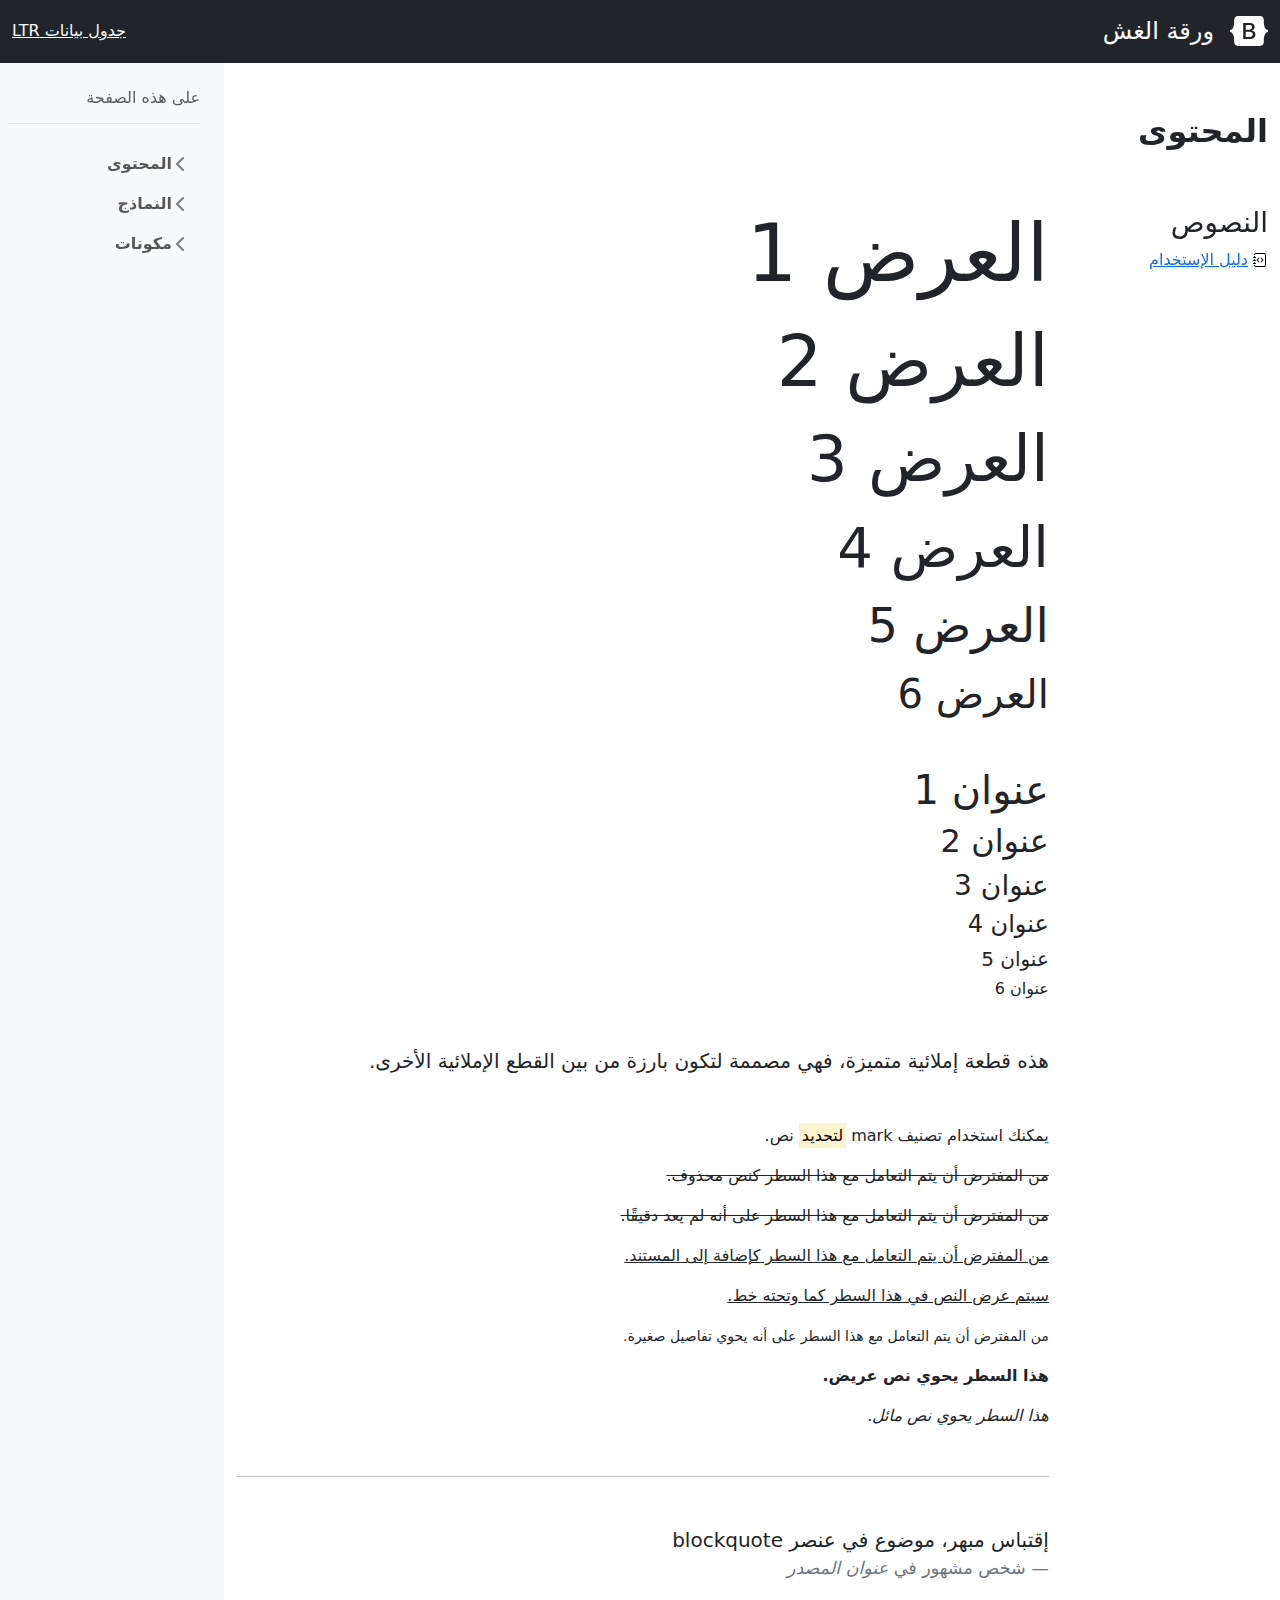
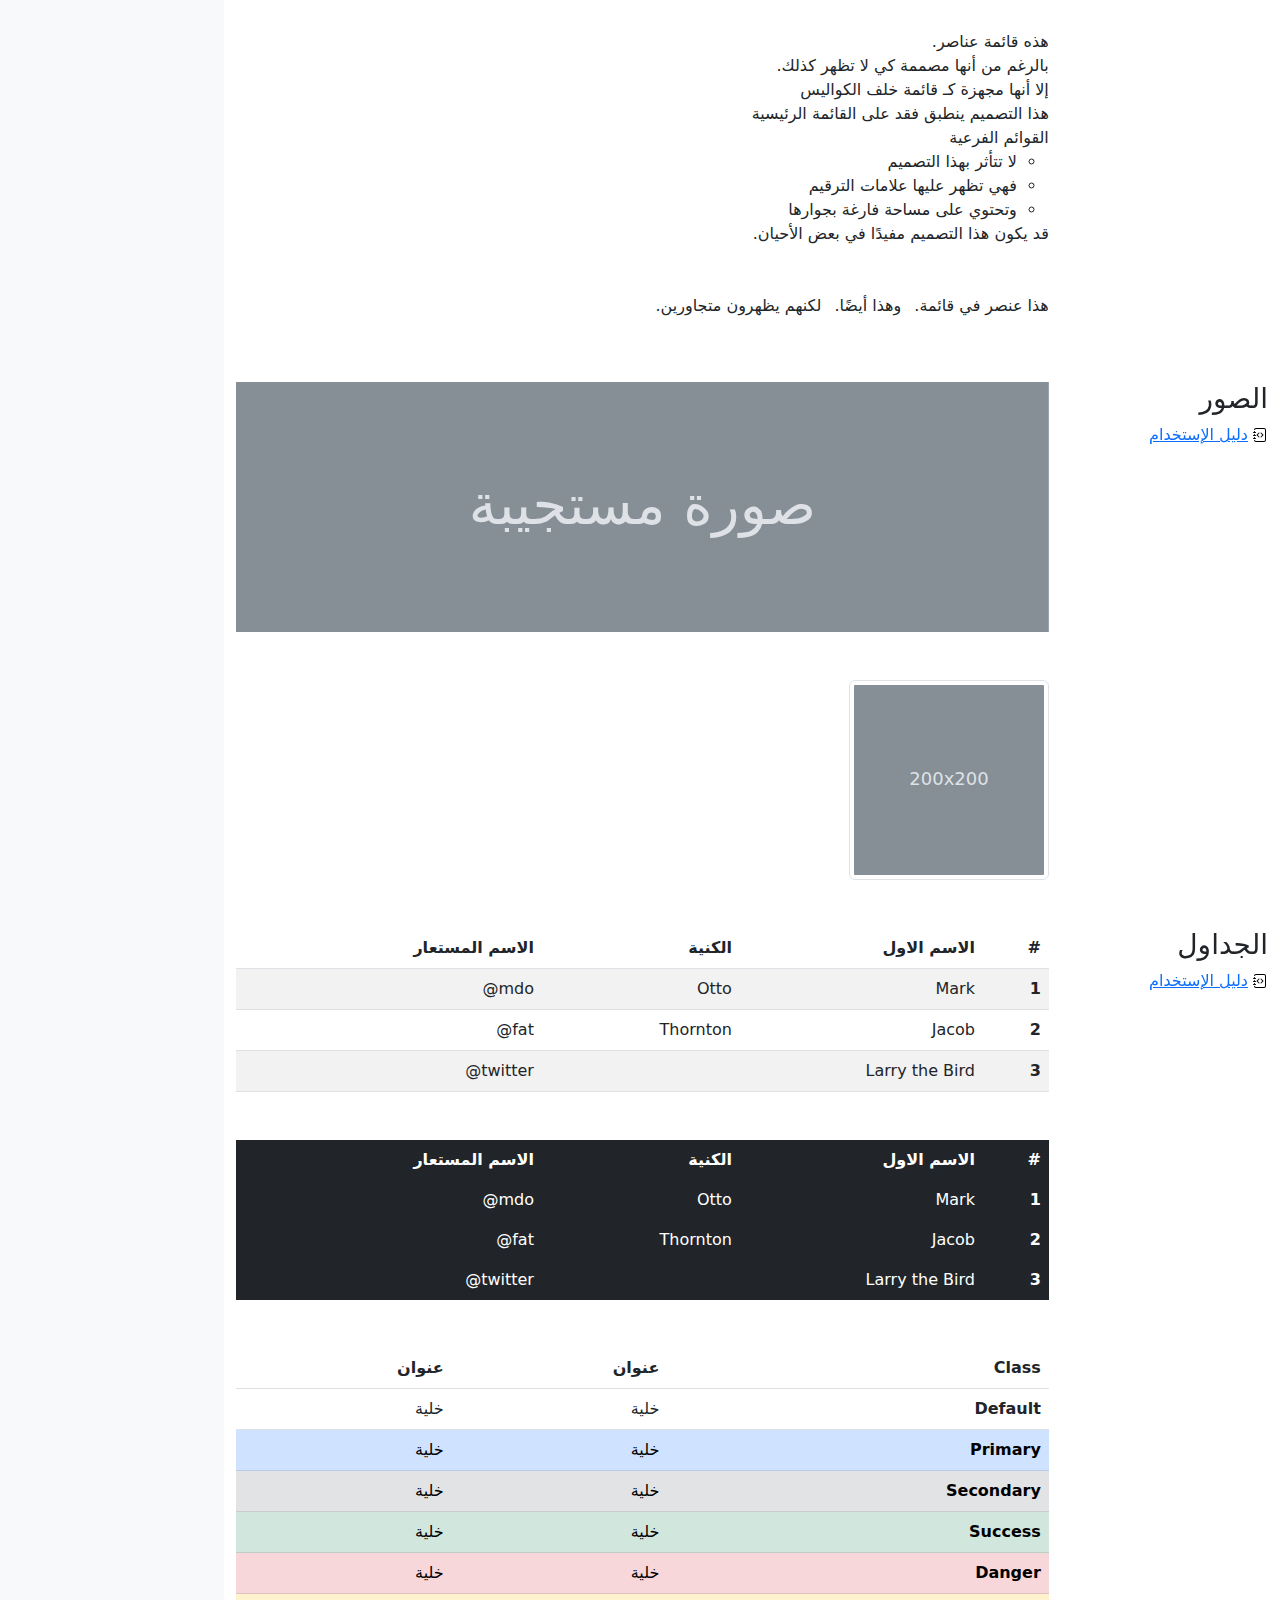
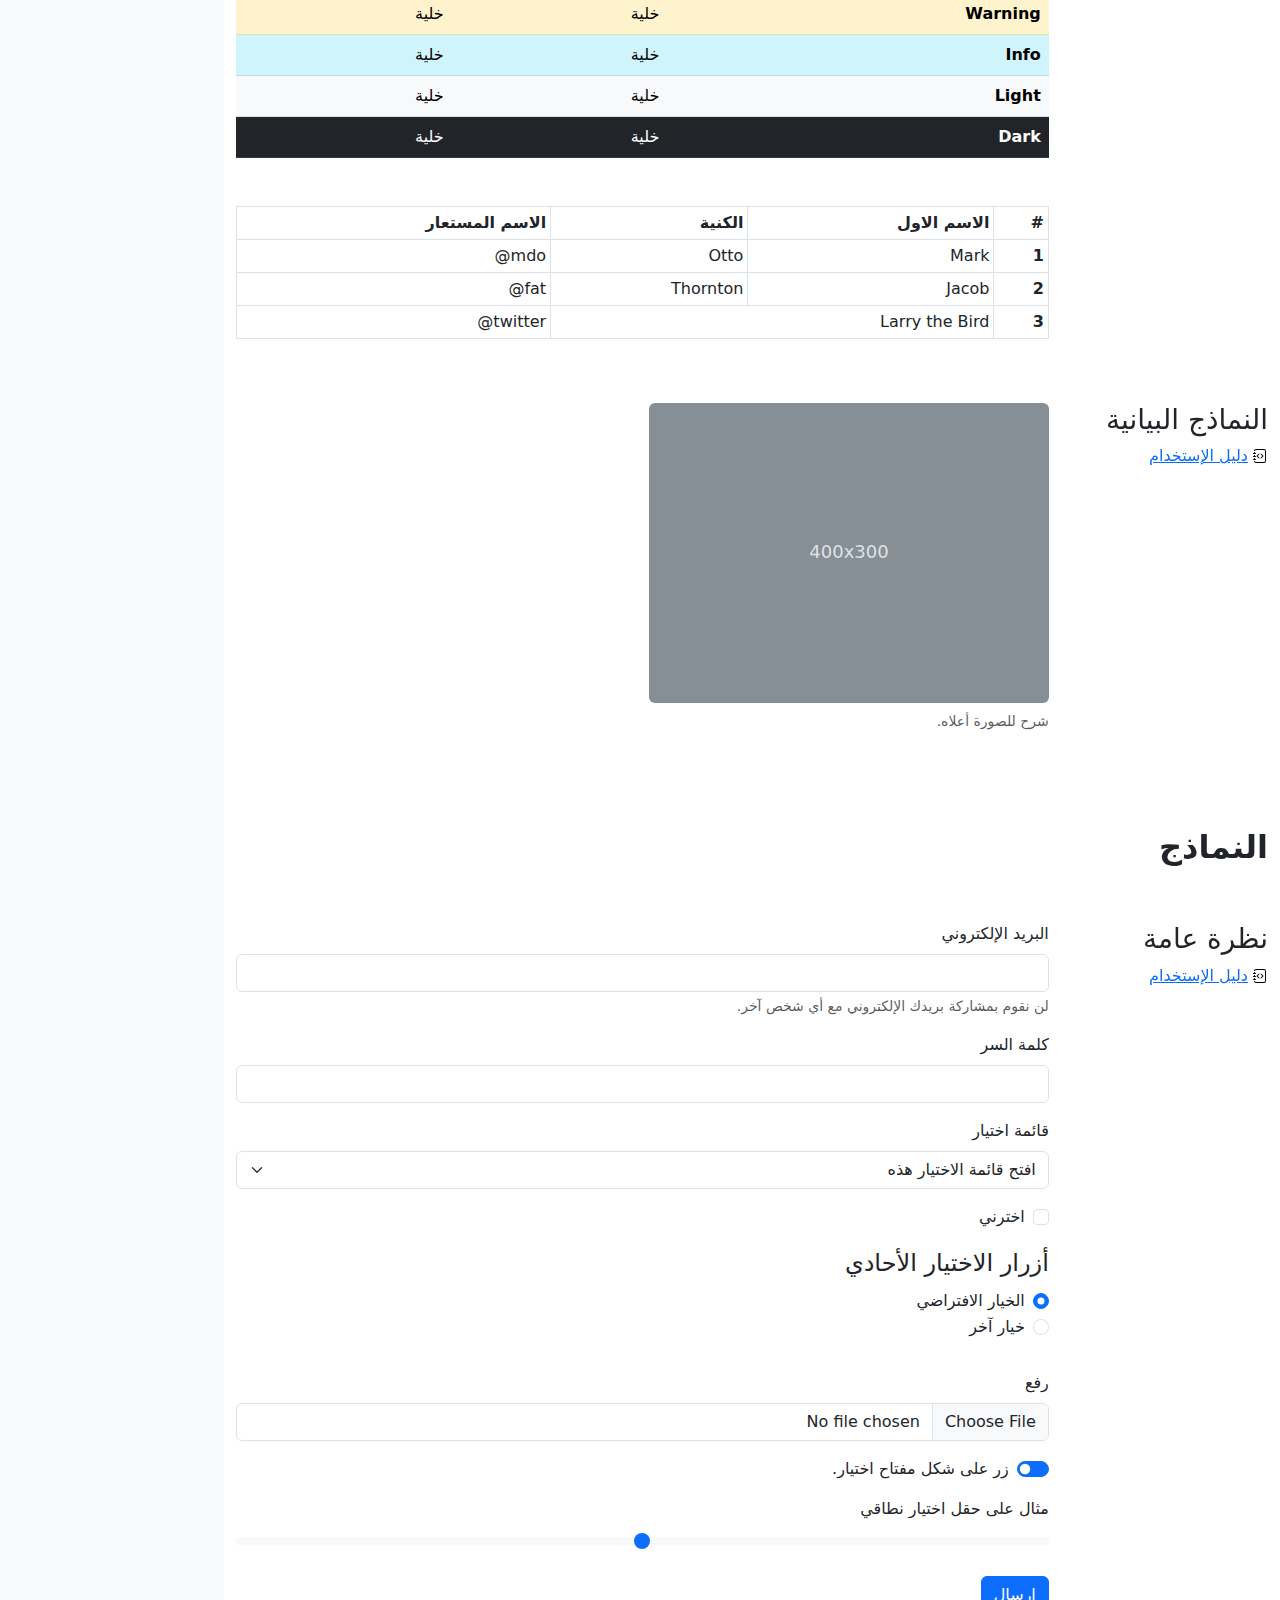
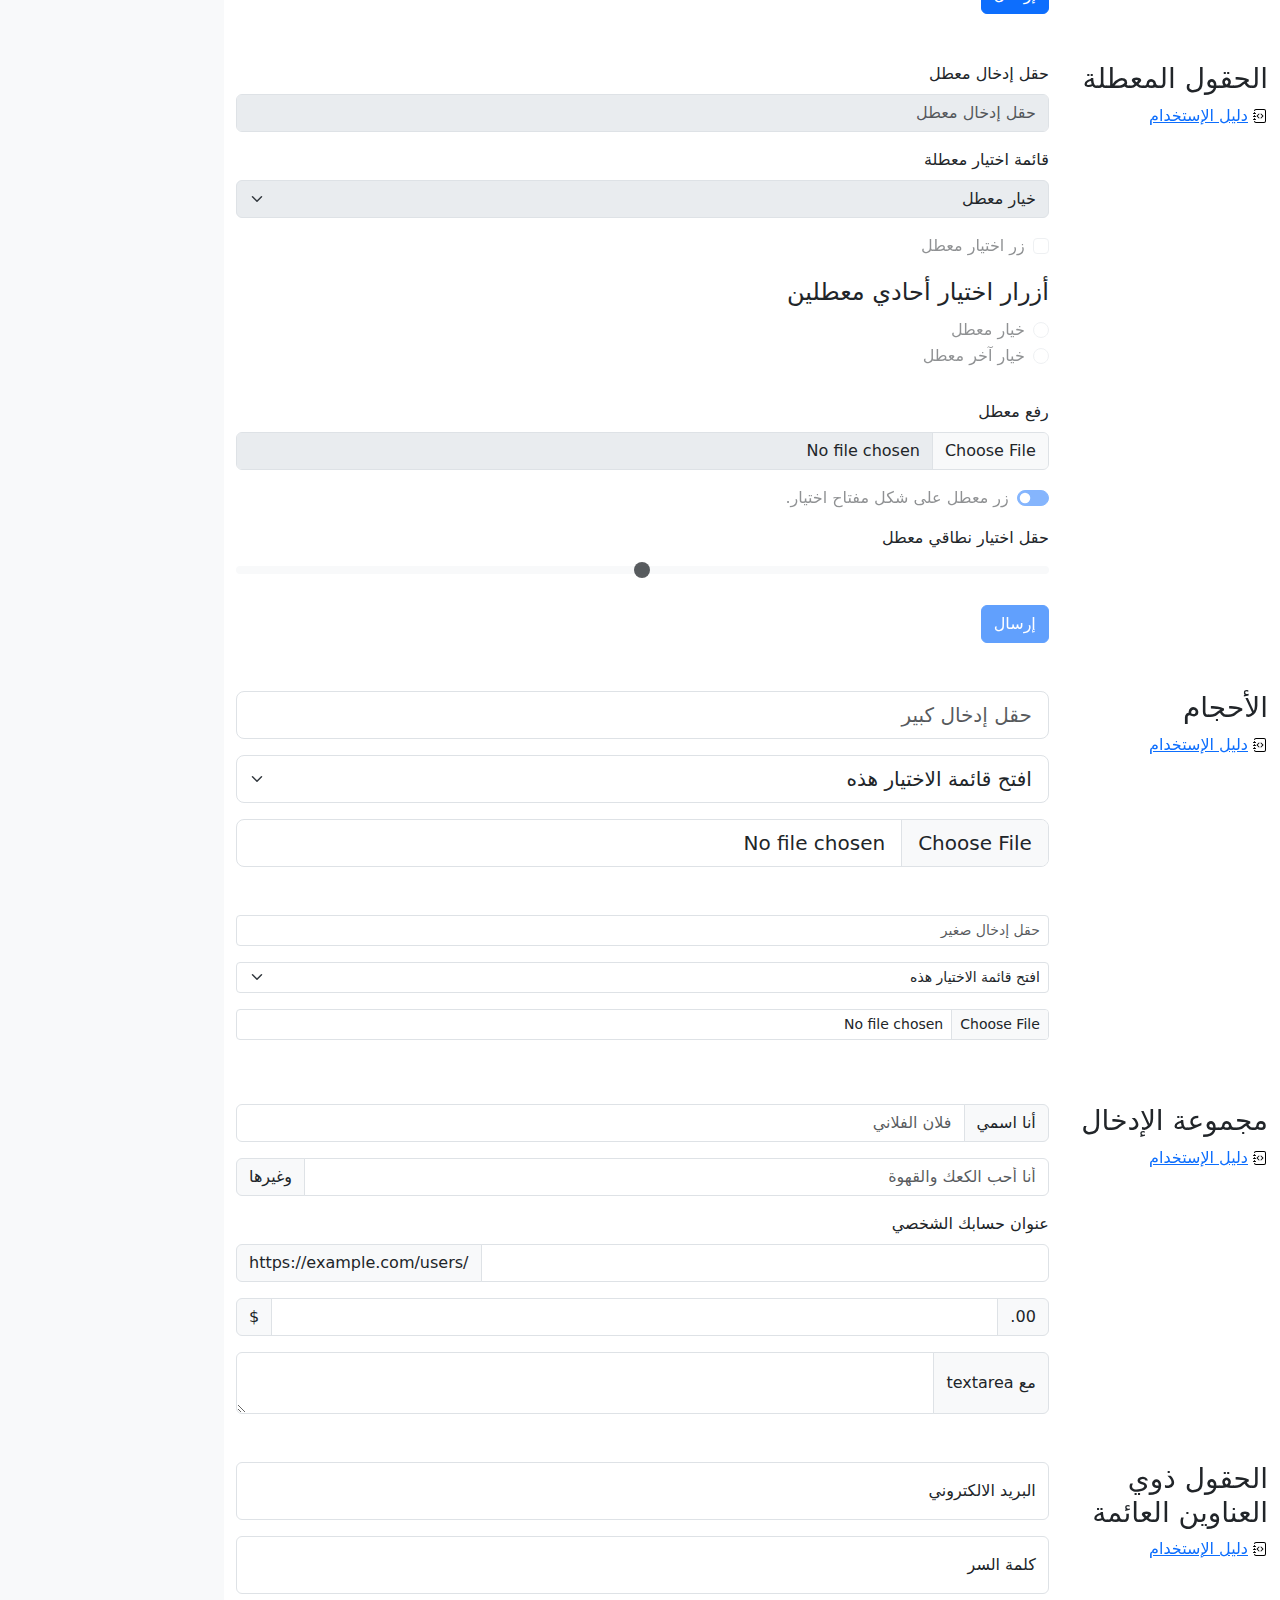
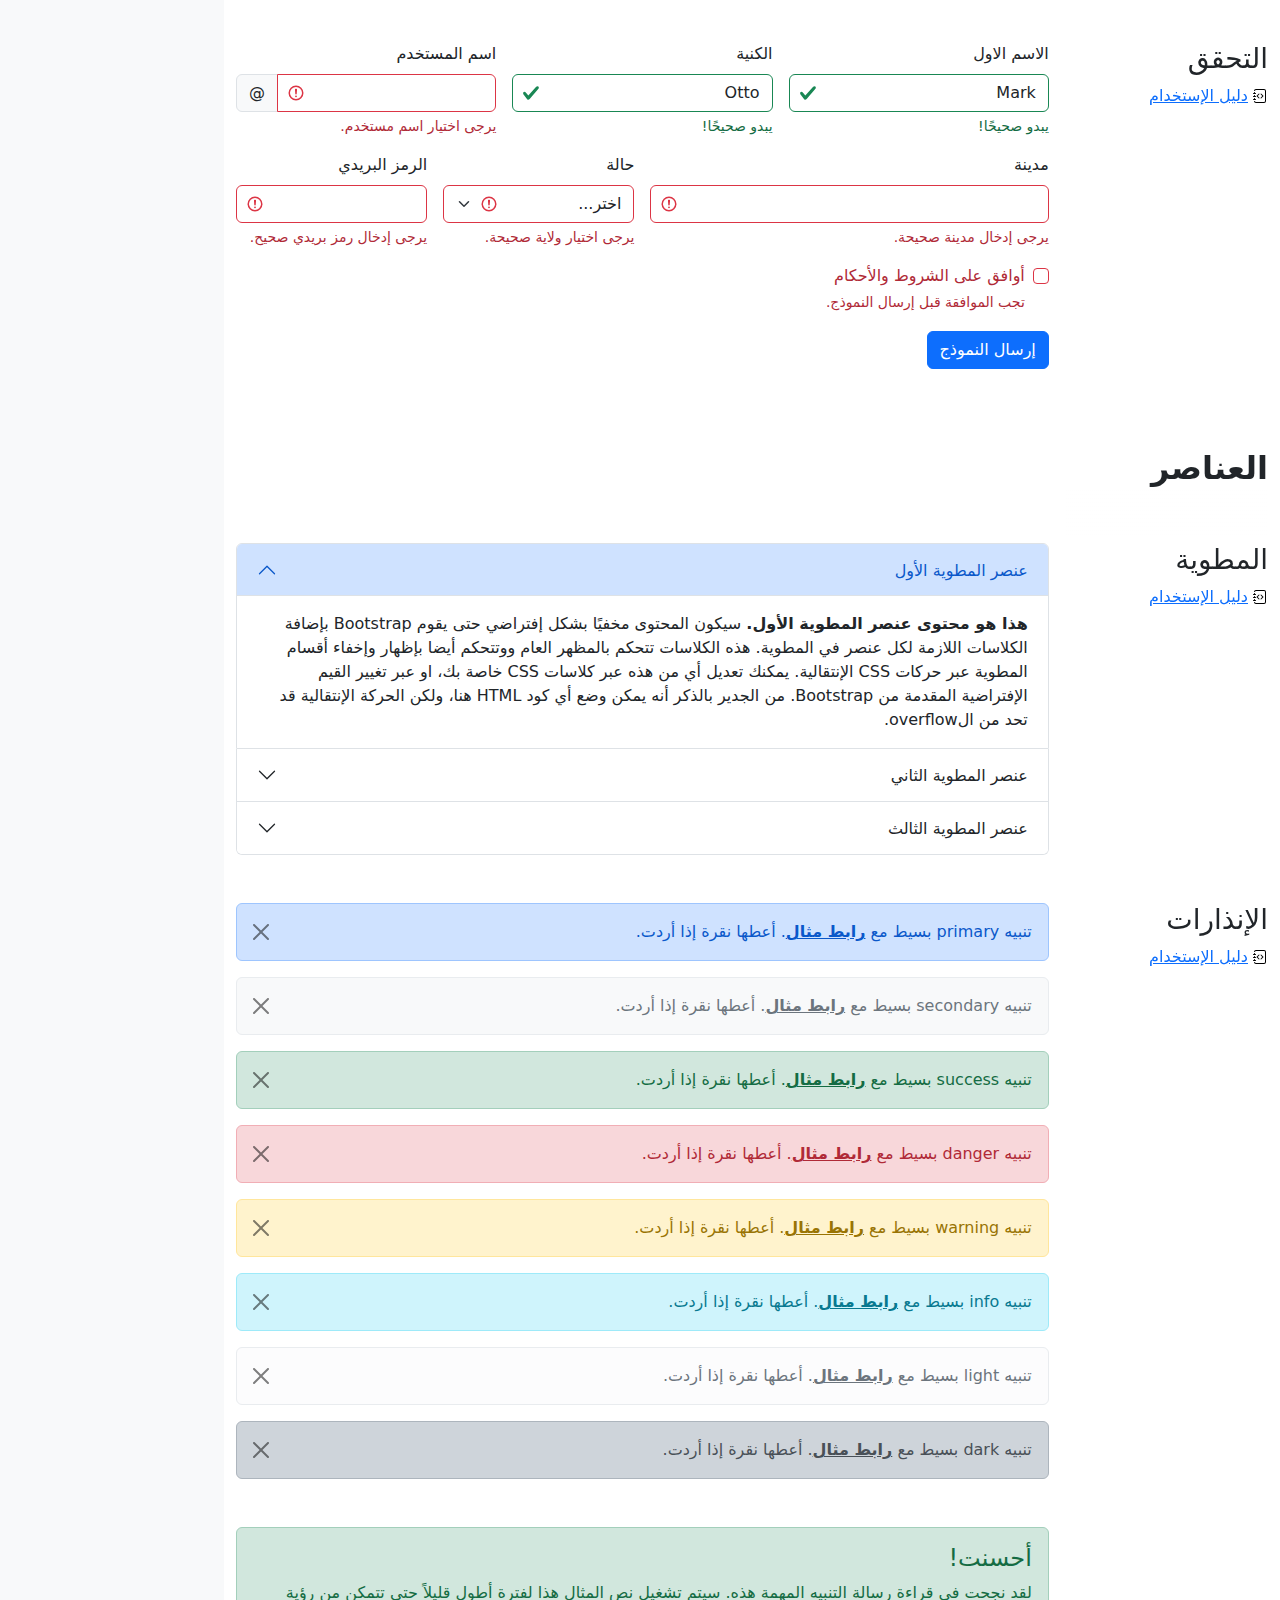
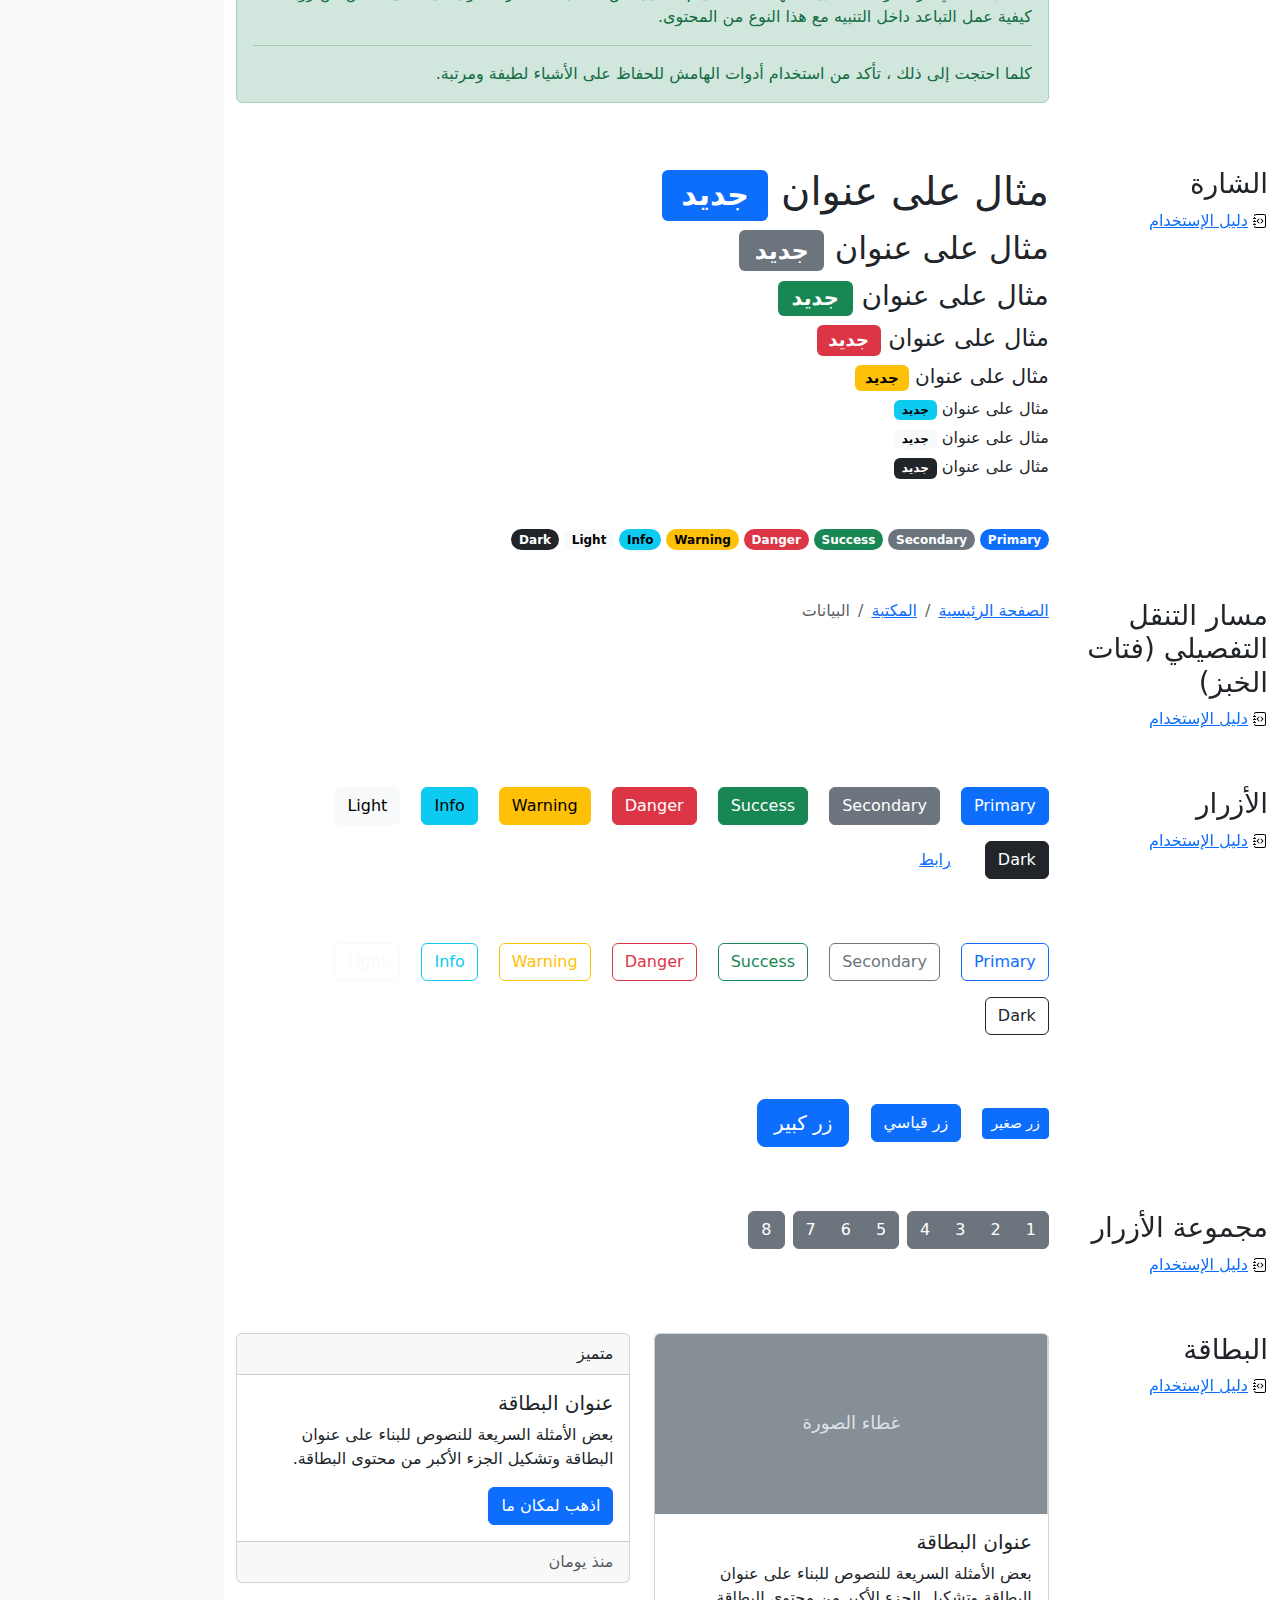
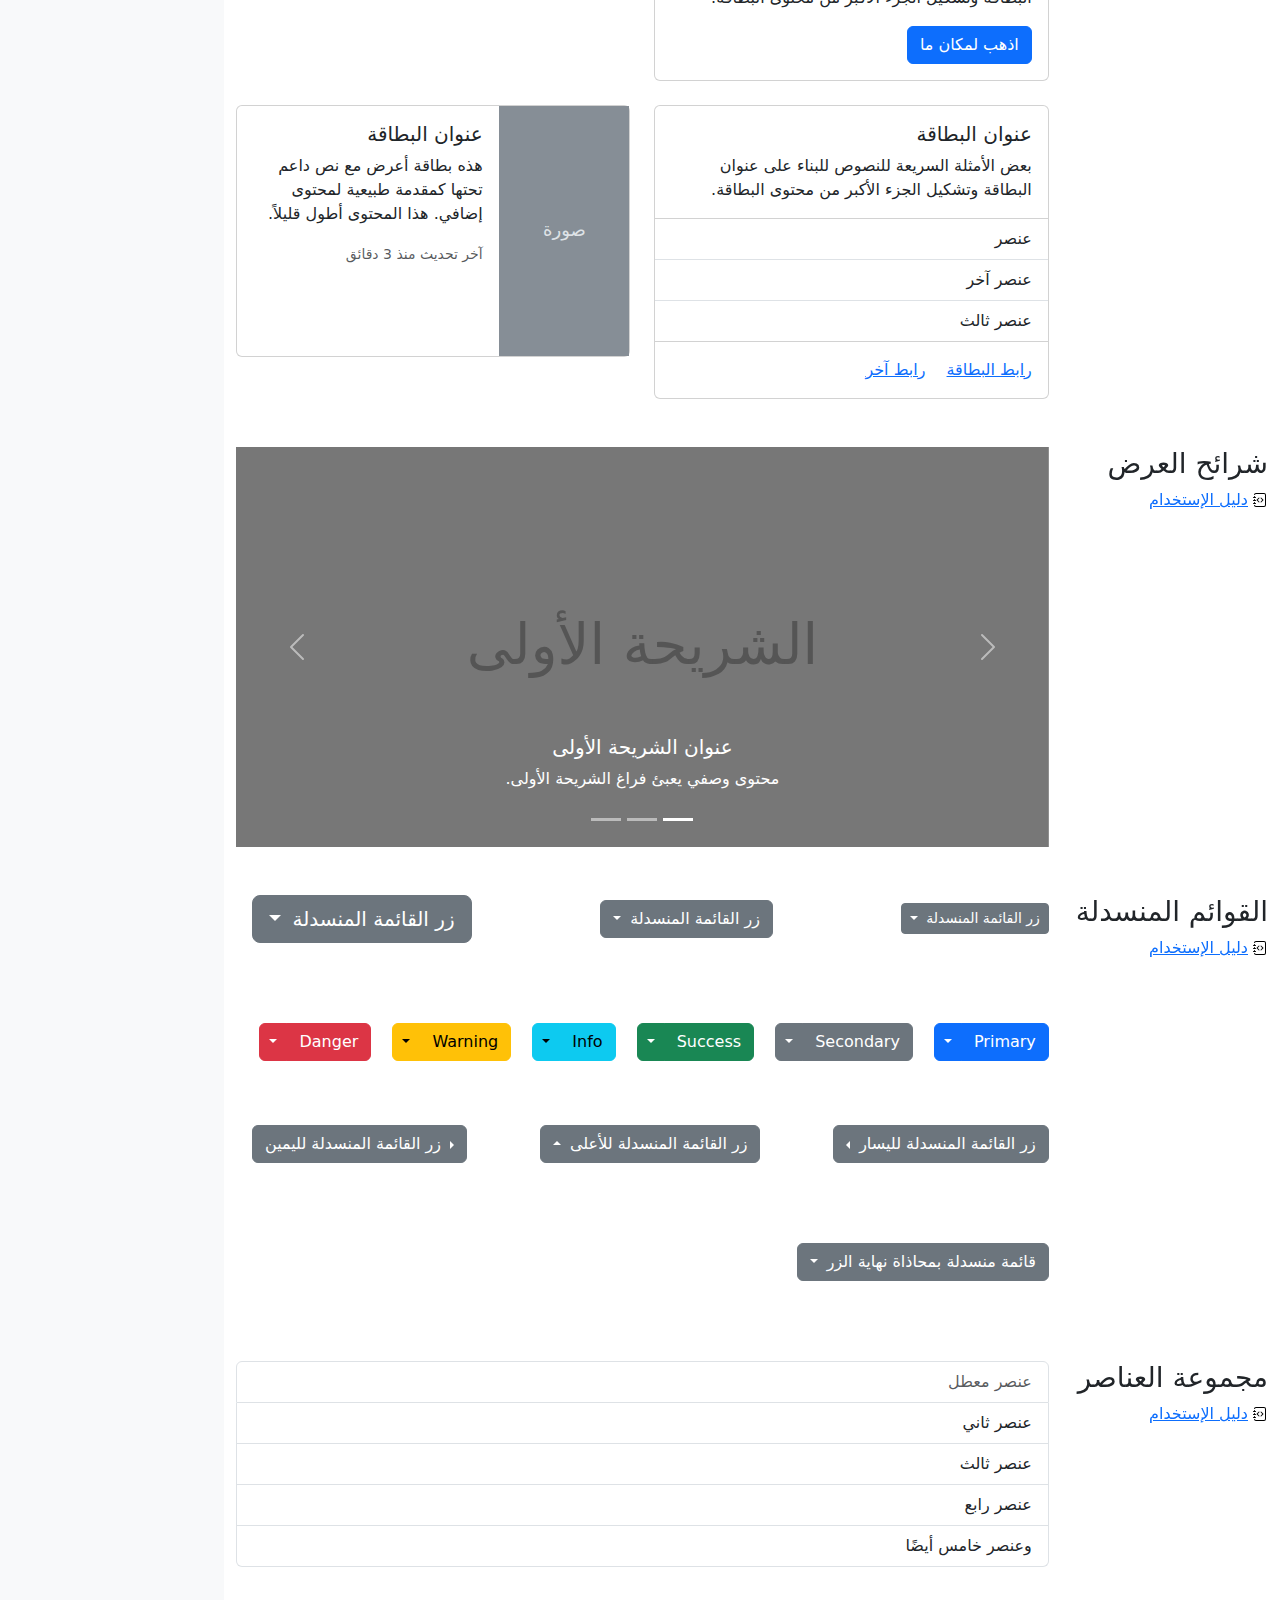
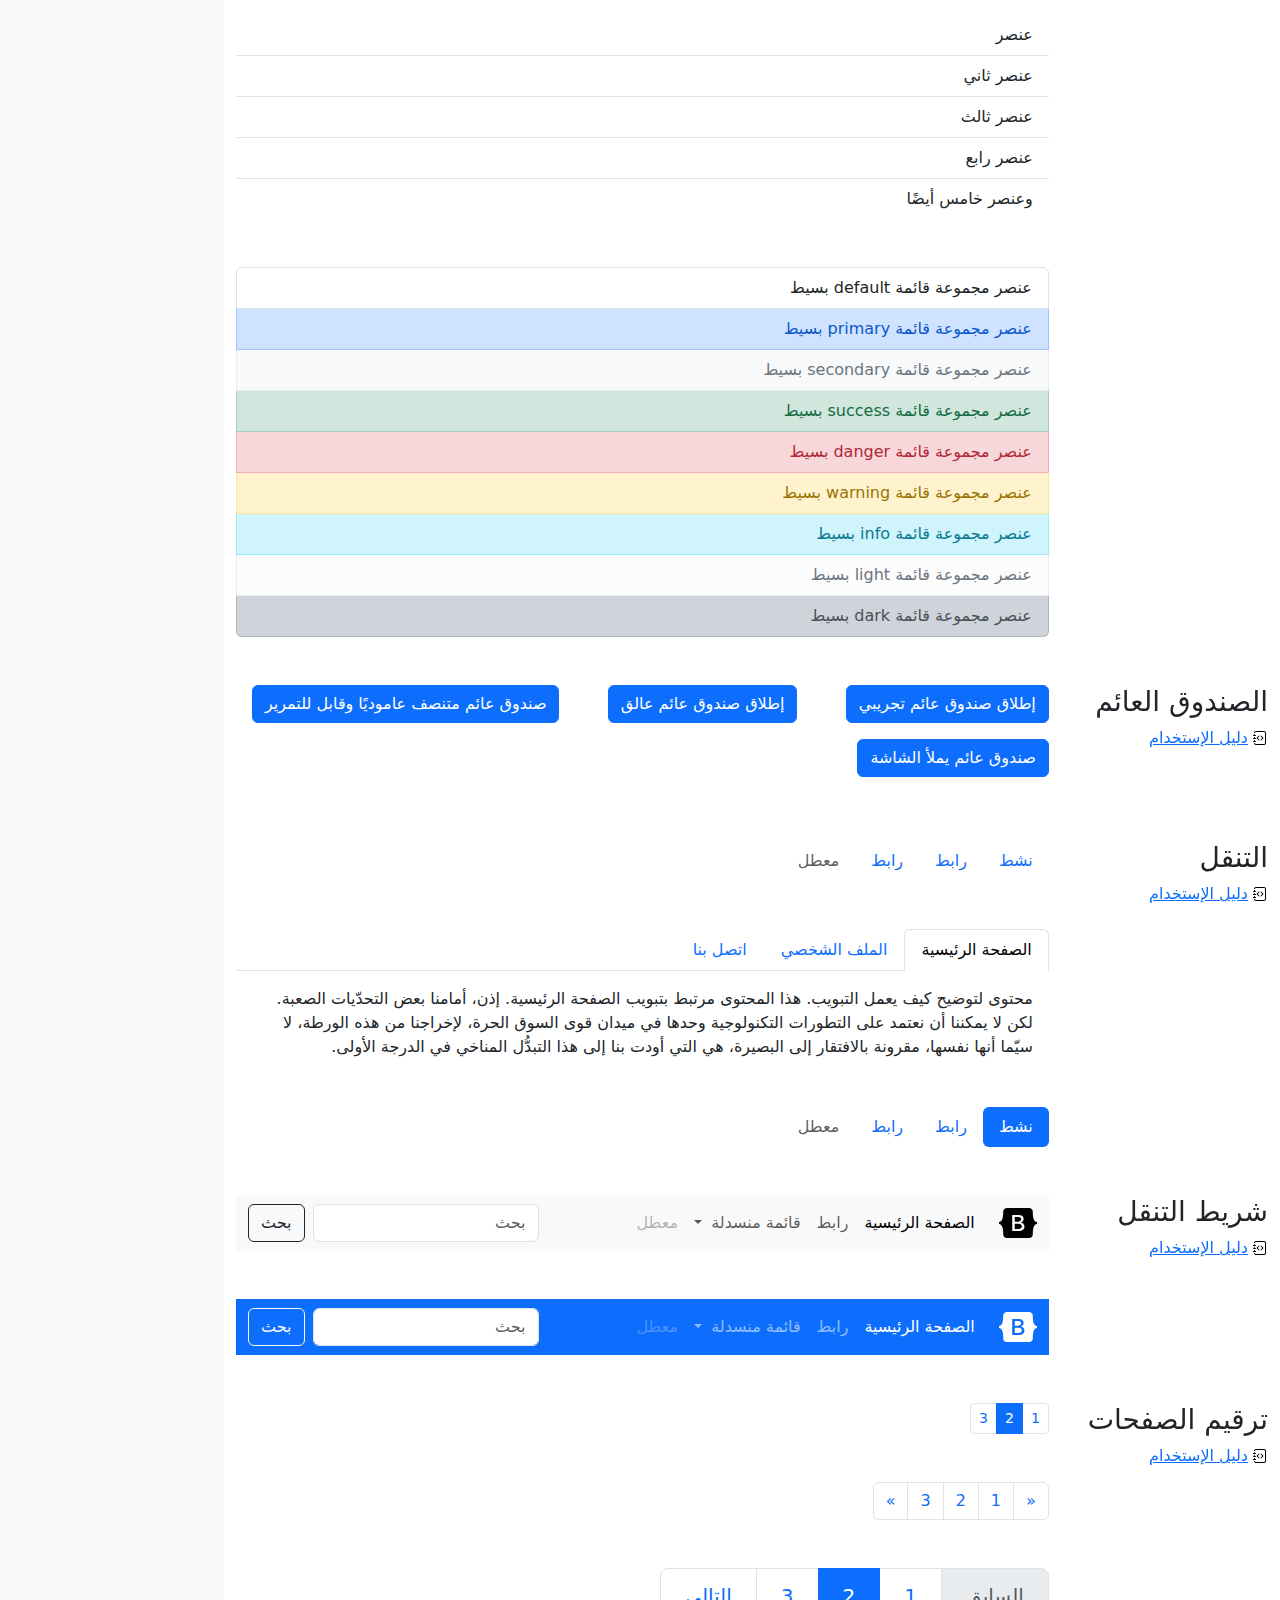
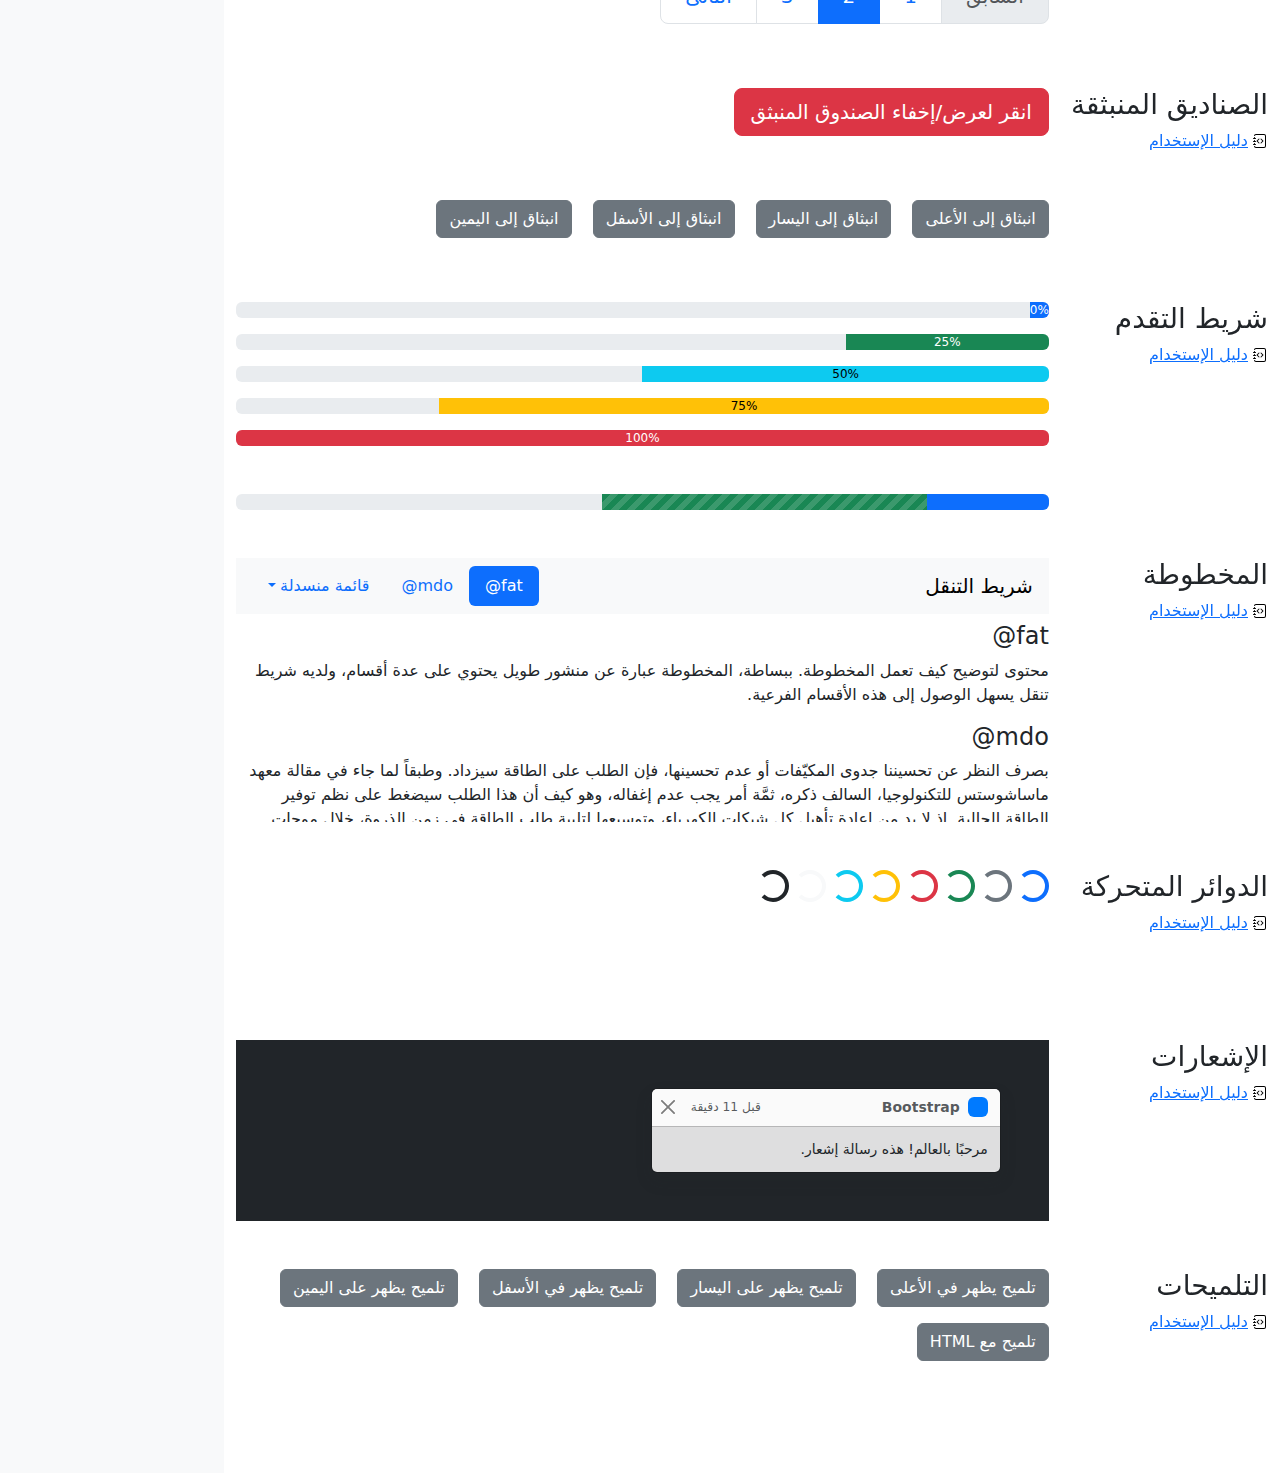
<file: bootstrap-5.3.0-alpha1-examples/cheatsheet-rtl/index.html>
<!doctype html>
<html lang="ar" dir="rtl">
  <head>
    <meta charset="utf-8">
    <meta name="viewport" content="width=device-width, initial-scale=1">
    <meta name="description" content="">
    <meta name="author" content="Mark Otto, Jacob Thornton, and Bootstrap contributors">
    <meta name="generator" content="Hugo 0.108.0">
    <title>ورقة الغش · Bootstrap v5.3</title>

    <link rel="canonical" href="https://getbootstrap.com/docs/5.3/examples/cheatsheet-rtl/">

    

    

<link href="../assets/dist/css/bootstrap.rtl.min.css" rel="stylesheet">

    <style>
      .bd-placeholder-img {
        font-size: 1.125rem;
        text-anchor: middle;
        -webkit-user-select: none;
        -moz-user-select: none;
        user-select: none;
      }

      @media (min-width: 768px) {
        .bd-placeholder-img-lg {
          font-size: 3.5rem;
        }
      }

      .b-example-divider {
        height: 3rem;
        background-color: rgba(0, 0, 0, .1);
        border: solid rgba(0, 0, 0, .15);
        border-width: 1px 0;
        box-shadow: inset 0 .5em 1.5em rgba(0, 0, 0, .1), inset 0 .125em .5em rgba(0, 0, 0, .15);
      }

      .b-example-vr {
        flex-shrink: 0;
        width: 1.5rem;
        height: 100vh;
      }

      .bi {
        vertical-align: -.125em;
        fill: currentColor;
      }

      .nav-scroller {
        position: relative;
        z-index: 2;
        height: 2.75rem;
        overflow-y: hidden;
      }

      .nav-scroller .nav {
        display: flex;
        flex-wrap: nowrap;
        padding-bottom: 1rem;
        margin-top: -1px;
        overflow-x: auto;
        text-align: center;
        white-space: nowrap;
        -webkit-overflow-scrolling: touch;
      }
    </style>

    
    <!-- Custom styles for this template -->
    <link href="../cheatsheet/cheatsheet.rtl.css" rel="stylesheet">
  </head>
  <body class="bg-light">
    
<header class="bd-header bg-dark py-3 d-flex align-items-stretch border-bottom border-dark">
  <div class="container-fluid d-flex align-items-center">
    <h1 class="d-flex align-items-center fs-4 text-white mb-0">
      <img src="../assets/brand/bootstrap-logo-white.svg" width="38" height="30" class="me-3" alt="Bootstrap">
      ورقة الغش
    </h1>
    <a href="../examples/cheatsheet/" class="ms-auto link-light" hreflang="en">جدول بيانات LTR</a>
  </div>
</header>
<aside class="bd-aside sticky-xl-top text-muted align-self-start mb-3 mb-xl-5 px-2">
  <h2 class="h6 pt-4 pb-3 mb-4 border-bottom">على هذه الصفحة</h2>
  <nav class="small" id="toc">
    <ul class="list-unstyled">
      <li class="my-2">
        <button class="btn d-inline-flex align-items-center collapsed border-0" data-bs-toggle="collapse" aria-expanded="false" data-bs-target="#contents-collapse" aria-controls="contents-collapse">المحتوى</button>
        <ul class="list-unstyled ps-3 collapse" id="contents-collapse">
          <li><a class="d-inline-flex align-items-center rounded text-decoration-none" href="#typography">النصوص</a></li>
          <li><a class="d-inline-flex align-items-center rounded text-decoration-none" href="#images">الصور</a></li>
          <li><a class="d-inline-flex align-items-center rounded text-decoration-none" href="#tables">الجداول</a></li>
          <li><a class="d-inline-flex align-items-center rounded text-decoration-none" href="#figures">النماذج البيانية</a></li>
        </ul>
      </li>
      <li class="my-2">
        <button class="btn d-inline-flex align-items-center collapsed border-0" data-bs-toggle="collapse" aria-expanded="false" data-bs-target="#forms-collapse" aria-controls="forms-collapse">النماذج</button>
        <ul class="list-unstyled ps-3 collapse" id="forms-collapse">
          <li><a class="d-inline-flex align-items-center rounded text-decoration-none" href="#overview">نظرة عامة</a></li>
          <li><a class="d-inline-flex align-items-center rounded text-decoration-none" href="#disabled-forms">الحقول المعطلة</a></li>
          <li><a class="d-inline-flex align-items-center rounded text-decoration-none" href="#sizing">الأحجام</a></li>
          <li><a class="d-inline-flex align-items-center rounded text-decoration-none" href="#input-group">مجموعة الإدخال</a></li>
          <li><a class="d-inline-flex align-items-center rounded text-decoration-none" href="#floating-labels">الحقول ذوي العناوين العائمة</a></li>
          <li><a class="d-inline-flex align-items-center rounded text-decoration-none" href="#validation">التحقق</a></li>
        </ul>
      </li>
      <li class="my-2">
        <button class="btn d-inline-flex align-items-center collapsed border-0" data-bs-toggle="collapse" aria-expanded="false" data-bs-target="#components-collapse" aria-controls="components-collapse">مكونات</button>
        <ul class="list-unstyled ps-3 collapse" id="components-collapse">
          <li><a class="d-inline-flex align-items-center rounded text-decoration-none" href="#accordion">المطوية</a></li>
          <li><a class="d-inline-flex align-items-center rounded text-decoration-none" href="#alerts">الإنذارات</a></li>
          <li><a class="d-inline-flex align-items-center rounded text-decoration-none" href="#badge">الشارة</a></li>
          <li><a class="d-inline-flex align-items-center rounded text-decoration-none" href="#breadcrumb">مسار التنقل التفصيلي</a></li>
          <li><a class="d-inline-flex align-items-center rounded text-decoration-none" href="#buttons">الأزرار</a></li>
          <li><a class="d-inline-flex align-items-center rounded text-decoration-none" href="#button-group">مجموعة الأزرار</a></li>
          <li><a class="d-inline-flex align-items-center rounded text-decoration-none" href="#card">البطاقة</a></li>
          <li><a class="d-inline-flex align-items-center rounded text-decoration-none" href="#carousel">شرائح العرض</a></li>
          <li><a class="d-inline-flex align-items-center rounded text-decoration-none" href="#dropdowns">القوائم المنسدلة</a></li>
          <li><a class="d-inline-flex align-items-center rounded text-decoration-none" href="#list-group">مجموعة العناصر</a></li>
          <li><a class="d-inline-flex align-items-center rounded text-decoration-none" href="#modal">الصندوق العائم</a></li>
          <li><a class="d-inline-flex align-items-center rounded text-decoration-none" href="#navs">التنقل</a></li>
          <li><a class="d-inline-flex align-items-center rounded text-decoration-none" href="#navbar">شريط التنقل</a></li>
          <li><a class="d-inline-flex align-items-center rounded text-decoration-none" href="#pagination">ترقيم الصفحات</a></li>
          <li><a class="d-inline-flex align-items-center rounded text-decoration-none" href="#popovers">الصناديق المنبثقة</a></li>
          <li><a class="d-inline-flex align-items-center rounded text-decoration-none" href="#progress">شريط التقدم</a></li>
          <li><a class="d-inline-flex align-items-center rounded text-decoration-none" href="#scrollspy">المخطوطة</a></li>
          <li><a class="d-inline-flex align-items-center rounded text-decoration-none" href="#spinners">الدوائر المتحركة</a></li>
          <li><a class="d-inline-flex align-items-center rounded text-decoration-none" href="#toasts">الإشعارات</a></li>
          <li><a class="d-inline-flex align-items-center rounded text-decoration-none" href="#tooltips">التلميحات</a></li>
        </ul>
      </li>
    </ul>
  </nav>
</aside>
<div class="bd-cheatsheet container-fluid bg-body">
  <section id="content">
    <h2 class="sticky-xl-top fw-bold pt-3 pt-xl-5 pb-2 pb-xl-3">المحتوى</h2>

    <article class="my-3" id="typography">
      <div class="bd-heading sticky-xl-top align-self-start mt-5 mb-3 mt-xl-0 mb-xl-2">
        <h3>النصوص</h3>
        <a class="d-flex align-items-center" hreflang="en" href="../content/typography/">دليل الإستخدام</a>
      </div>

      <div>
        <div class="bd-example-snippet bd-code-snippet"><div class="bd-example">
        <p class="display-1">العرض 1</p>
        <p class="display-2">العرض 2</p>
        <p class="display-3">العرض 3</p>
        <p class="display-4">العرض 4</p>
        <p class="display-5">العرض 5</p>
        <p class="display-6">العرض 6</p>
        </div></div>


        <div class="bd-example-snippet bd-code-snippet"><div class="bd-example">
        <p class="h1">عنوان 1</p>
        <p class="h2">عنوان 2</p>
        <p class="h3">عنوان 3</p>
        <p class="h4">عنوان 4</p>
        <p class="h5">عنوان 5</p>
        <p class="h6">عنوان 6</p>
        </div></div>


        <div class="bd-example-snippet bd-code-snippet"><div class="bd-example">
        <p class="lead">
          هذه قطعة إملائية متميزة، فهي مصممة لتكون بارزة من بين القطع الإملائية الأخرى.
        </p>
        </div></div>


        <div class="bd-example-snippet bd-code-snippet"><div class="bd-example">
        <p>يمكنك استخدام تصنيف mark <mark>لتحديد</mark> نص.</p>
        <p><del>من المفترض أن يتم التعامل مع هذا السطر كنص محذوف.</del></p>
        <p><s>من المفترض أن يتم التعامل مع هذا السطر على أنه لم يعد دقيقًا.</s></p>
        <p><ins>من المفترض أن يتم التعامل مع هذا السطر كإضافة إلى المستند.</ins></p>
        <p><u>سيتم عرض النص في هذا السطر كما وتحته خط.</u></p>
        <p><small>من المفترض أن يتم التعامل مع هذا السطر على أنه يحوي تفاصيل صغيرة.</small></p>
        <p><strong>هذا السطر يحوي نص عريض.</strong></p>
        <p><em>هذا السطر يحوي نص مائل.</em></p>
        </div></div>


        <div class="bd-example-snippet bd-code-snippet"><div class="bd-example">
        <hr>
        </div></div>


        <div class="bd-example-snippet bd-code-snippet"><div class="bd-example">
        <blockquote class="blockquote">
          <p>إقتباس مبهر، موضوع في عنصر blockquote</p>
          <footer class="blockquote-footer">شخص مشهور في <cite title= "عنوان المصدر"> عنوان المصدر </cite></footer>
        </blockquote>
        </div></div>


        <div class="bd-example-snippet bd-code-snippet"><div class="bd-example">
        <ul class="list-unstyled">
          <li>هذه قائمة عناصر.</li>
          <li>بالرغم من أنها مصممة كي لا تظهر كذلك.</li>
          <li>إلا أنها مجهزة كـ قائمة خلف الكواليس</li>
          <li>هذا التصميم ينطبق فقد على القائمة الرئيسية</li>
          <li>القوائم الفرعية
            <ul>
              <li>لا تتأثر بهذا التصميم</li>
              <li>فهي تظهر عليها علامات الترقيم</li>
              <li>وتحتوي على مساحة فارغة بجوارها</li>
            </ul>
          </li>
          <li>قد يكون هذا التصميم مفيدًا في بعض الأحيان.</li>
        </ul>
        </div></div>


        <div class="bd-example-snippet bd-code-snippet"><div class="bd-example">
        <ul class="list-inline">
          <li class="list-inline-item">هذا عنصر في قائمة.</li>
          <li class="list-inline-item">وهذا أيضًا.</li>
          <li class="list-inline-item">لكنهم يظهرون متجاورين.</li>
        </ul>
        </div></div>

      </div>
    </article>
    <article class="my-3" id="images">
      <div class="bd-heading sticky-xl-top align-self-start mt-5 mb-3 mt-xl-0 mb-xl-2">
        <h3>الصور</h3>
        <a class="d-flex align-items-center" hreflang="en" href="../content/images/">دليل الإستخدام</a>
      </div>

      <div>
        <div class="bd-example-snippet bd-code-snippet"><div class="bd-example">
        <svg class="bd-placeholder-img bd-placeholder-img-lg img-fluid" width="100%" height="250" xmlns="http://www.w3.org/2000/svg" role="img" aria-label="Placeholder: صورة مستجيبة" preserveAspectRatio="xMidYMid slice" focusable="false"><title>Placeholder</title><rect width="100%" height="100%" fill="#868e96"/><text x="50%" y="50%" fill="#dee2e6" dy=".3em">صورة مستجيبة</text></svg>
        </div></div>


        <div class="bd-example-snippet bd-code-snippet"><div class="bd-example">
        <svg class="bd-placeholder-img img-thumbnail" width="200" height="200" xmlns="http://www.w3.org/2000/svg" role="img" aria-label="صورة عنصر نائب مربع عام مع حدود بيضاء حولها ، مما يجعلها تشبه صورة تم التقاطها بكاميرا فورية قديمة: 200x200" preserveAspectRatio="xMidYMid slice" focusable="false"><title>صورة عنصر نائب مربع عام مع حدود بيضاء حولها ، مما يجعلها تشبه صورة تم التقاطها بكاميرا فورية قديمة</title><rect width="100%" height="100%" fill="#868e96"/><text x="50%" y="50%" fill="#dee2e6" dy=".3em">200x200</text></svg>
        </div></div>

      </div>
    </article>
    <article class="my-3" id="tables">
      <div class="bd-heading sticky-xl-top align-self-start mt-5 mb-3 mt-xl-0 mb-xl-2">
        <h3>الجداول</h3>
        <a class="d-flex align-items-center" hreflang="en" href="../content/tables/">دليل الإستخدام</a>
      </div>

      <div>
        <div class="bd-example-snippet bd-code-snippet"><div class="bd-example">
        <table class="table table-striped">
          <thead>
          <tr>
            <th scope="col">#</th>
            <th scope="col">الاسم الاول</th>
            <th scope="col">الكنية</th>
            <th scope="col">الاسم المستعار</th>
          </tr>
          </thead>
          <tbody>
          <tr>
            <th scope="row">1</th>
            <td>Mark</td>
            <td>Otto</td>
            <td><bdo lang="en" dir="ltr">@mdo</bdo></td>
          </tr>
          <tr>
            <th scope="row">2</th>
            <td>Jacob</td>
            <td>Thornton</td>
            <td><bdo lang="en" dir="ltr">@fat</bdo></td>
          </tr>
          <tr>
            <th scope="row">3</th>
            <td colspan="2">Larry the Bird</td>
            <td><bdo lang="en" dir="ltr">@twitter</bdo></td>
          </tr>
          </tbody>
        </table>
        </div></div>


        <div class="bd-example-snippet bd-code-snippet"><div class="bd-example">
        <table class="table table-dark table-borderless">
          <thead>
          <tr>
            <th scope="col">#</th>
            <th scope="col">الاسم الاول</th>
            <th scope="col">الكنية</th>
            <th scope="col">الاسم المستعار</th>
          </tr>
          </thead>
          <tbody>
          <tr>
            <th scope="row">1</th>
            <td>Mark</td>
            <td>Otto</td>
            <td><bdo lang="en" dir="ltr">@mdo</bdo></td>
          </tr>
          <tr>
            <th scope="row">2</th>
            <td>Jacob</td>
            <td>Thornton</td>
            <td><bdo lang="en" dir="ltr">@fat</bdo></td>
          </tr>
          <tr>
            <th scope="row">3</th>
            <td colspan="2">Larry the Bird</td>
            <td><bdo lang="en" dir="ltr">@twitter</bdo></td>
          </tr>
          </tbody>
        </table>
        </div></div>


        <div class="bd-example-snippet bd-code-snippet"><div class="bd-example">
        <table class="table table-hover">
          <thead>
          <tr>
            <th scope="col">Class</th>
            <th scope="col">عنوان</th>
            <th scope="col">عنوان</th>
          </tr>
          </thead>
          <tbody>
          <tr>
            <th scope="row">Default</th>
            <td>خلية</td>
            <td>خلية</td>
          </tr>
          
          <tr class="table-primary">
            <th scope="row">Primary</th>
            <td>خلية</td>
            <td>خلية</td>
          </tr>
          <tr class="table-secondary">
            <th scope="row">Secondary</th>
            <td>خلية</td>
            <td>خلية</td>
          </tr>
          <tr class="table-success">
            <th scope="row">Success</th>
            <td>خلية</td>
            <td>خلية</td>
          </tr>
          <tr class="table-danger">
            <th scope="row">Danger</th>
            <td>خلية</td>
            <td>خلية</td>
          </tr>
          <tr class="table-warning">
            <th scope="row">Warning</th>
            <td>خلية</td>
            <td>خلية</td>
          </tr>
          <tr class="table-info">
            <th scope="row">Info</th>
            <td>خلية</td>
            <td>خلية</td>
          </tr>
          <tr class="table-light">
            <th scope="row">Light</th>
            <td>خلية</td>
            <td>خلية</td>
          </tr>
          <tr class="table-dark">
            <th scope="row">Dark</th>
            <td>خلية</td>
            <td>خلية</td>
          </tr>
          </tbody>
        </table>
        </div></div>


        <div class="bd-example-snippet bd-code-snippet"><div class="bd-example">
        <table class="table table-sm table-bordered">
          <thead>
          <tr>
            <th scope="col">#</th>
            <th scope="col">الاسم الاول</th>
            <th scope="col">الكنية</th>
            <th scope="col">الاسم المستعار</th>
          </tr>
          </thead>
          <tbody>
          <tr>
            <th scope="row">1</th>
            <td>Mark</td>
            <td>Otto</td>
            <td><bdo lang="en" dir="ltr">@mdo</bdo></td>
          </tr>
          <tr>
            <th scope="row">2</th>
            <td>Jacob</td>
            <td>Thornton</td>
            <td><bdo lang="en" dir="ltr">@fat</bdo></td>
          </tr>
          <tr>
            <th scope="row">3</th>
            <td colspan="2">Larry the Bird</td>
            <td><bdo lang="en" dir="ltr">@twitter</bdo></td>
          </tr>
          </tbody>
        </table>
        </div></div>

      </div>
    </article>
    <article class="my-3" id="figures">
      <div class="bd-heading sticky-xl-top align-self-start mt-5 mb-3 mt-xl-0 mb-xl-2">
        <h3>النماذج البيانية</h3>
        <a class="d-flex align-items-center" hreflang="en" href="../content/figures/">دليل الإستخدام</a>
      </div>

      <div>
        <div class="bd-example-snippet bd-code-snippet"><div class="bd-example">
        <figure class="figure">
          <svg class="bd-placeholder-img figure-img img-fluid rounded" width="400" height="300" xmlns="http://www.w3.org/2000/svg" role="img" aria-label="Placeholder: 400x300" preserveAspectRatio="xMidYMid slice" focusable="false"><title>Placeholder</title><rect width="100%" height="100%" fill="#868e96"/><text x="50%" y="50%" fill="#dee2e6" dy=".3em">400x300</text></svg>
          <figcaption class="figure-caption">شرح للصورة أعلاه.</figcaption>
        </figure>
        </div></div>

      </div>
    </article>
  </section>

  <section id="forms">
    <h2 class="sticky-xl-top fw-bold pt-3 pt-xl-5 pb-2 pb-xl-3">النماذج</h2>

    <article class="my-3" id="overview">
      <div class="bd-heading sticky-xl-top align-self-start mt-5 mb-3 mt-xl-0 mb-xl-2">
        <h3>نظرة عامة</h3>
        <a class="d-flex align-items-center" hreflang="en" href="../forms/overview/">دليل الإستخدام</a>
      </div>

      <div>
        <div class="bd-example-snippet bd-code-snippet"><div class="bd-example">
        <form>
          <div class="mb-3">
            <label for="exampleInputEmail1" class="form-label">البريد الإلكتروني</label>
            <input type="email" class="form-control" id="exampleInputEmail1" aria-describedby="emailHelp">
            <div id="emailHelp" class="form-text">لن نقوم بمشاركة بريدك الإلكتروني مع أي شخص آخر.</div>
          </div>
          <div class="mb-3">
            <label for="exampleInputPassword1" class="form-label">كلمة السر</label>
            <input type="password" class="form-control" id="exampleInputPassword1">
          </div>
          <div class="mb-3">
            <label for="exampleSelect" class="form-label">قائمة اختيار</label>
            <select class="form-select" id="exampleSelect">
              <option selected>افتح قائمة الاختيار هذه</option>
              <option value="1">واحد</option>
              <option value="2">اثنان</option>
              <option value="3">ثلاثة</option>
            </select>
          </div>
          <div class="mb-3 form-check">
            <input type="checkbox" class="form-check-input" id="exampleCheck1">
            <label class="form-check-label" for="exampleCheck1">اخترني</label>
          </div>
          <fieldset class="mb-3">
            <legend>أزرار الاختيار الأحادي</legend>
            <div class="form-check">
              <input type="radio" name="radios" class="form-check-input" id="exampleRadio1" checked>
              <label class="form-check-label" for="exampleRadio1">الخيار الافتراضي</label>
            </div>
            <div class="mb-3 form-check">
              <input type="radio" name="radios" class="form-check-input" id="exampleRadio2">
              <label class="form-check-label" for="exampleRadio2">خيار آخر</label>
            </div>
          </fieldset>
          <div class="mb-3">
            <label class="form-label" for="customFile">رفع</label>
            <input type="file" class="form-control" id="customFile">
          </div>
          <div class="mb-3 form-check form-switch">
            <input class="form-check-input" type="checkbox" role="switch" id="flexSwitchCheckChecked" checked>
            <label class="form-check-label" for="flexSwitchCheckChecked">زر على شكل مفتاح اختيار.</label>
          </div>
          <div class="mb-3">
            <label for="customRange3" class="form-label">مثال على حقل اختيار نطاقي</label>
            <input type="range" class="form-range" min="0" max="5" step="0.5" id="customRange3">
          </div>
          <button type="submit" class="btn btn-primary">إرسال</button>
        </form>
        </div></div>

      </div>
    </article>
    <article class="my-3" id="disabled-forms">
      <div class="bd-heading sticky-xl-top align-self-start mt-5 mb-3 mt-xl-0 mb-xl-2">
        <h3>الحقول المعطلة</h3>
        <a class="d-flex align-items-center" hreflang="en" href="../forms/overview/#disabled-forms">دليل الإستخدام</a>
      </div>

      <div>
        <div class="bd-example-snippet bd-code-snippet"><div class="bd-example">
        <form>
          <fieldset disabled aria-label="مثال على مجموعة الحقول المعطلة">
            <div class="mb-3">
              <label for="disabledTextInput" class="form-label">حقل إدخال معطل</label>
              <input type="text" id="disabledTextInput" class="form-control" placeholder="حقل إدخال معطل">
            </div>
            <div class="mb-3">
              <label for="disabledSelect" class="form-label">قائمة اختيار معطلة</label>
              <select id="disabledSelect" class="form-select">
                <option>خيار معطل</option>
              </select>
            </div>
            <div class="mb-3">
              <div class="form-check">
                <input class="form-check-input" type="checkbox" id="disabledFieldsetCheck" disabled>
                <label class="form-check-label" for="disabledFieldsetCheck">
                  زر اختيار معطل
                </label>
              </div>
            </div>
            <fieldset class="mb-3">
              <legend>أزرار اختيار أحادي معطلين</legend>
              <div class="form-check">
                <input type="radio" name="radios" class="form-check-input" id="disabledRadio1" disabled>
                <label class="form-check-label" for="disabledRadio1">خيار معطل</label>
              </div>
              <div class="mb-3 form-check">
                <input type="radio" name="radios" class="form-check-input" id="disabledRadio2" disabled>
                <label class="form-check-label" for="disabledRadio2">خيار آخر معطل</label>
              </div>
            </fieldset>
            <div class="mb-3">
              <label class="form-label" for="disabledCustomFile">رفع معطل</label>
              <input type="file" class="form-control" id="disabledCustomFile" disabled>
            </div>
            <div class="mb-3 form-check form-switch">
              <input class="form-check-input" type="checkbox" role="switch" id="disabledSwitchCheckChecked" checked disabled>
              <label class="form-check-label" for="disabledSwitchCheckChecked">زر معطل على شكل مفتاح اختيار.</label>
            </div>
            <div class="mb-3">
              <label for="disabledRange" class="form-label">حقل اختيار نطاقي معطل</label>
              <input type="range" class="form-range" min="0" max="5" step="0.5" id="disabledRange">
            </div>
            <button type="submit" class="btn btn-primary">إرسال</button>
          </fieldset>
        </form>
        </div></div>

      </div>
    </article>
    <article class="my-3" id="sizing">
      <div class="bd-heading sticky-xl-top align-self-start mt-5 mb-3 mt-xl-0 mb-xl-2">
        <h3>الأحجام</h3>
        <a class="d-flex align-items-center" hreflang="en" href="../forms/form-control/#sizing">دليل الإستخدام</a>
      </div>

      <div>
        <div class="bd-example-snippet bd-code-snippet"><div class="bd-example">
        <div class="mb-3">
          <input class="form-control form-control-lg" type="text" placeholder="حقل إدخال كبير" aria-label=".form-control-lg مثال">
        </div>
        <div class="mb-3">
          <select class="form-select form-select-lg" aria-label=".form-select-lg مثال">
            <option selected>افتح قائمة الاختيار هذه</option>
            <option value="1">واحد</option>
            <option value="2">اثنان</option>
            <option value="3">ثلاثة</option>
          </select>
        </div>
        <div class="mb-3">
          <input type="file" class="form-control form-control-lg" aria-label="مثال على إدخال ملف كبير">
        </div>
        </div></div>


        <div class="bd-example-snippet bd-code-snippet"><div class="bd-example">
        <div class="mb-3">
          <input class="form-control form-control-sm" type="text" placeholder="حقل إدخال صغير" aria-label=".form-control-sm مثال">
        </div>
        <div class="mb-3">
          <select class="form-select form-select-sm" aria-label=".form-select-sm مثال">
            <option selected>افتح قائمة الاختيار هذه</option>
            <option value="1">واحد</option>
            <option value="2">اثنان</option>
            <option value="3">ثلاثة</option>
          </select>
        </div>
        <div class="mb-3">
          <input type="file" class="form-control form-control-sm" aria-label="مثال على إدخال ملف صغير">
        </div>
        </div></div>

      </div>
    </article>
    <article class="my-3" id="input-group">
      <div class="bd-heading sticky-xl-top align-self-start mt-5 mb-3 mt-xl-0 mb-xl-2">
        <h3>مجموعة الإدخال</h3>
        <a class="d-flex align-items-center" hreflang="en" href="../forms/input-group/">دليل الإستخدام</a>
      </div>

      <div>
        <div class="bd-example-snippet bd-code-snippet"><div class="bd-example">
        <div class="input-group mb-3">
          <span class="input-group-text" id="basic-addon1">أنا اسمي</span>
          <input type="text" class="form-control" placeholder="فلان الفلاني" aria-label="الاسم" aria-describedby="basic-addon1">
        </div>
        <div class="input-group mb-3">
          <input type="text" class="form-control" placeholder="أنا أحب الكعك والقهوة" aria-label="الطعام المفضل" aria-describedby="basic-addon2">
          <span class="input-group-text" id="basic-addon2">وغيرها</span>
        </div>
        <label for="basic-url" class="form-label">عنوان حسابك الشخصي</label>
        <div class="input-group mb-3">
          <input type="text" class="form-control" id="basic-url" aria-describedby="basic-addon3">
          <span class="input-group-text" id="basic-addon3"><bdo lang="en" dir="ltr">https://example.com/users/</bdo></span>
        </div>
        <div class="input-group mb-3">
          <span class="input-group-text"><bdo lang="en" dir="ltr">.00</bdo></span>
          <input type="text" class="form-control" aria-label="المبلغ (لأقرب دولار)">
          <span class="input-group-text">$</span>
        </div>
        <div class="input-group">
          <span class="input-group-text">مع textarea</span>
          <textarea class="form-control" aria-label="مع textarea"></textarea>
        </div>
        </div></div>

      </div>
    </article>
    <article class="my-3" id="floating-labels">
      <div class="bd-heading sticky-xl-top align-self-start mt-5 mb-3 mt-xl-0 mb-xl-2">
        <h3>الحقول ذوي العناوين العائمة</h3>
        <a class="d-flex align-items-center" href="../forms/floating-labels/">دليل الإستخدام</a>
      </div>

      <div>
        <div class="bd-example-snippet bd-code-snippet"><div class="bd-example">
        <form>
          <div class="form-floating mb-3">
            <input type="email" class="form-control" id="floatingInput" placeholder="name@example.com">
            <label for="floatingInput">البريد الالكتروني</label>
          </div>
          <div class="form-floating">
            <input type="password" class="form-control" id="floatingPassword" placeholder="كلمة السر">
            <label for="floatingPassword">كلمة السر</label>
          </div>
        </form>
        </div></div>

      </div>
    </article>
    <article class="my-3" id="validation">
      <div class="bd-heading sticky-xl-top align-self-start mt-5 mb-3 mt-xl-0 mb-xl-2">
        <h3>التحقق</h3>
        <a class="d-flex align-items-center" hreflang="en" href="../forms/validation/">دليل الإستخدام</a>
      </div>

      <div>
        <div class="bd-example-snippet bd-code-snippet"><div class="bd-example">
        <form class="row g-3">
          <div class="col-md-4">
            <label for="validationServer01" class="form-label">الاسم الاول</label>
            <input type="text" class="form-control is-valid" id="validationServer01" value="Mark" required>
            <div class="valid-feedback">
              يبدو صحيحًا!
            </div>
          </div>
          <div class="col-md-4">
            <label for="validationServer02" class="form-label">الكنية</label>
            <input type="text" class="form-control is-valid" id="validationServer02" value="Otto" required>
            <div class="valid-feedback">
              يبدو صحيحًا!
            </div>
          </div>
          <div class="col-md-4">
            <label for="validationServerUsername" class="form-label">اسم المستخدم</label>
            <div class="input-group has-validation">
              <input type="text" class="form-control is-invalid" id="validationServerUsername" aria-describedby="inputGroupPrepend3" required>
              <span class="input-group-text" id="inputGroupPrepend3">@</span>
              <div class="invalid-feedback">
                يرجى اختيار اسم مستخدم.
              </div>
            </div>
          </div>
          <div class="col-md-6">
            <label for="validationServer03" class="form-label">مدينة</label>
            <input type="text" class="form-control is-invalid" id="validationServer03" required>
            <div class="invalid-feedback">
              يرجى إدخال مدينة صحيحة.
            </div>
          </div>
          <div class="col-md-3">
            <label for="validationServer04" class="form-label">حالة</label>
            <select class="form-select is-invalid" id="validationServer04" required>
              <option selected disabled value="">اختر...</option>
              <option>...</option>
            </select>
            <div class="invalid-feedback">
              يرجى اختيار ولاية صحيحة.
            </div>
          </div>
          <div class="col-md-3">
            <label for="validationServer05" class="form-label">الرمز البريدي</label>
            <input type="text" class="form-control is-invalid" id="validationServer05" required>
            <div class="invalid-feedback">
              يرجى إدخال رمز بريدي صحيح.
            </div>
          </div>
          <div class="col-12">
            <div class="form-check">
              <input class="form-check-input is-invalid" type="checkbox" value="" id="invalidCheck3" required>
              <label class="form-check-label" for="invalidCheck3">
                أوافق على الشروط والأحكام
              </label>
              <div class="invalid-feedback">
                تجب الموافقة قبل إرسال النموذج.
              </div>
            </div>
          </div>
          <div class="col-12">
            <button class="btn btn-primary" type="submit">إرسال النموذج</button>
          </div>
        </form>
        </div></div>

      </div>
    </article>
  </section>

  <section id="components">
    <h2 class="sticky-xl-top fw-bold pt-3 pt-xl-5 pb-2 pb-xl-3">العناصر</h2>

    <article class="my-3" id="accordion">
      <div class="bd-heading sticky-xl-top align-self-start mt-5 mb-3 mt-xl-0 mb-xl-2">
        <h3>المطوية</h3>
        <a class="d-flex align-items-center" hreflang="en" href="../components/accordion/">دليل الإستخدام</a>
      </div>

      <div>
        <div class="bd-example-snippet bd-code-snippet"><div class="bd-example">
        <div class="accordion" id="accordionExample">
          <div class="accordion-item">
            <h4 class="accordion-header" id="headingOne">
              <button class="accordion-button" type="button" data-bs-toggle="collapse" data-bs-target="#collapseOne" aria-expanded="true" aria-controls="collapseOne">
                عنصر المطوية الأول
              </button>
            </h4>
            <div id="collapseOne" class="accordion-collapse collapse show" aria-labelledby="headingOne" data-bs-parent="#accordionExample">
              <div class="accordion-body">
                <strong>هذا هو محتوى عنصر المطوية الأول.</strong> سيكون المحتوى مخفيًا بشكل إفتراضي حتى يقوم Bootstrap بإضافة الكلاسات اللازمة لكل عنصر في المطوية. هذه الكلاسات تتحكم بالمظهر العام ووتتحكم أيضا بإظهار وإخفاء أقسام المطوية عبر حركات CSS الإنتقالية. يمكنك تعديل أي من هذه عبر كلاسات CSS خاصة بك، او عبر تغيير القيم الإفتراضية المقدمة من Bootstrap. من الجدير بالذكر أنه يمكن وضع أي كود HTML هنا، ولكن الحركة الإنتقالية قد تحد من الoverflow.
              </div>
            </div>
          </div>
          <div class="accordion-item">
            <h4 class="accordion-header" id="headingTwo">
              <button class="accordion-button collapsed" type="button" data-bs-toggle="collapse" data-bs-target="#collapseTwo" aria-expanded="false" aria-controls="collapseTwo">
                عنصر المطوية الثاني
              </button>
            </h4>
            <div id="collapseTwo" class="accordion-collapse collapse" aria-labelledby="headingTwo" data-bs-parent="#accordionExample">
              <div class="accordion-body">
                <strong>هذا هو محتوى عنصر المطوية الثاني.</strong> سيكون المحتوى مخفيًا بشكل إفتراضي حتى يقوم Bootstrap بإضافة الكلاسات اللازمة لكل عنصر في المطوية. هذه الكلاسات تتحكم بالمظهر العام ووتتحكم أيضا بإظهار وإخفاء أقسام المطوية عبر حركات CSS الإنتقالية. يمكنك تعديل أي من هذه عبر كلاسات CSS خاصة بك، او عبر تغيير القيم الإفتراضية المقدمة من Bootstrap. من الجدير بالذكر أنه يمكن وضع أي كود HTML هنا، ولكن الحركة الإنتقالية قد تحد من الoverflow.
              </div>
            </div>
          </div>
          <div class="accordion-item">
            <h4 class="accordion-header" id="headingThree">
              <button class="accordion-button collapsed" type="button" data-bs-toggle="collapse" data-bs-target="#collapseThree" aria-expanded="false" aria-controls="collapseThree">
                عنصر المطوية الثالث
              </button>
            </h4>
            <div id="collapseThree" class="accordion-collapse collapse" aria-labelledby="headingThree" data-bs-parent="#accordionExample">
              <div class="accordion-body">
                <strong>هذا هو محتوى عنصر المطوية الثالث.</strong> سيكون المحتوى مخفيًا بشكل إفتراضي حتى يقوم Bootstrap بإضافة الكلاسات اللازمة لكل عنصر في المطوية. هذه الكلاسات تتحكم بالمظهر العام ووتتحكم أيضا بإظهار وإخفاء أقسام المطوية عبر حركات CSS الإنتقالية. يمكنك تعديل أي من هذه عبر كلاسات CSS خاصة بك، او عبر تغيير القيم الإفتراضية المقدمة من Bootstrap. من الجدير بالذكر أنه يمكن وضع أي كود HTML هنا، ولكن الحركة الإنتقالية قد تحد من الoverflow.
              </div>
            </div>
          </div>
        </div>
        </div></div>

      </div>
    </article>
    <article class="my-3" id="alerts">
      <div class="bd-heading sticky-xl-top align-self-start mt-5 mb-3 mt-xl-0 mb-xl-2">
        <h3>الإنذارات</h3>
        <a class="d-flex align-items-center" hreflang="en" href="../components/alerts/">دليل الإستخدام</a>
      </div>

      <div>
        <div class="bd-example-snippet bd-code-snippet"><div class="bd-example">
        
        <div class="alert alert-primary alert-dismissible fade show" role="alert">
          تنبيه primary بسيط مع <a href="#" class="alert-link">رابط مثال</a>. أعطها نقرة إذا أردت.
          <button type="button" class="btn-close" data-bs-dismiss="alert" aria-label="قريب"></button>
        </div>
        <div class="alert alert-secondary alert-dismissible fade show" role="alert">
          تنبيه secondary بسيط مع <a href="#" class="alert-link">رابط مثال</a>. أعطها نقرة إذا أردت.
          <button type="button" class="btn-close" data-bs-dismiss="alert" aria-label="قريب"></button>
        </div>
        <div class="alert alert-success alert-dismissible fade show" role="alert">
          تنبيه success بسيط مع <a href="#" class="alert-link">رابط مثال</a>. أعطها نقرة إذا أردت.
          <button type="button" class="btn-close" data-bs-dismiss="alert" aria-label="قريب"></button>
        </div>
        <div class="alert alert-danger alert-dismissible fade show" role="alert">
          تنبيه danger بسيط مع <a href="#" class="alert-link">رابط مثال</a>. أعطها نقرة إذا أردت.
          <button type="button" class="btn-close" data-bs-dismiss="alert" aria-label="قريب"></button>
        </div>
        <div class="alert alert-warning alert-dismissible fade show" role="alert">
          تنبيه warning بسيط مع <a href="#" class="alert-link">رابط مثال</a>. أعطها نقرة إذا أردت.
          <button type="button" class="btn-close" data-bs-dismiss="alert" aria-label="قريب"></button>
        </div>
        <div class="alert alert-info alert-dismissible fade show" role="alert">
          تنبيه info بسيط مع <a href="#" class="alert-link">رابط مثال</a>. أعطها نقرة إذا أردت.
          <button type="button" class="btn-close" data-bs-dismiss="alert" aria-label="قريب"></button>
        </div>
        <div class="alert alert-light alert-dismissible fade show" role="alert">
          تنبيه light بسيط مع <a href="#" class="alert-link">رابط مثال</a>. أعطها نقرة إذا أردت.
          <button type="button" class="btn-close" data-bs-dismiss="alert" aria-label="قريب"></button>
        </div>
        <div class="alert alert-dark alert-dismissible fade show" role="alert">
          تنبيه dark بسيط مع <a href="#" class="alert-link">رابط مثال</a>. أعطها نقرة إذا أردت.
          <button type="button" class="btn-close" data-bs-dismiss="alert" aria-label="قريب"></button>
        </div>
        </div></div>


        <div class="bd-example-snippet bd-code-snippet"><div class="bd-example">
        <div class="alert alert-success" role="alert">
          <h4 class="alert-heading">أحسنت!</h4>
          <p>لقد نجحت في قراءة رسالة التنبيه المهمة هذه. سيتم تشغيل نص المثال هذا لفترة أطول قليلاً حتى تتمكن من رؤية كيفية عمل التباعد داخل التنبيه مع هذا النوع من المحتوى.</p>
          <hr>
          <p class="mb-0">كلما احتجت إلى ذلك ، تأكد من استخدام أدوات الهامش للحفاظ على الأشياء لطيفة ومرتبة.</p>
        </div>
        </div></div>

      </div>
    </article>
    <article class="my-3" id="badge">
      <div class="bd-heading sticky-xl-top align-self-start mt-5 mb-3 mt-xl-0 mb-xl-2">
        <h3>الشارة</h3>
        <a class="d-flex align-items-center" hreflang="en" href="../components/badge/">دليل الإستخدام</a>
      </div>

      <div>
        <div class="bd-example-snippet bd-code-snippet"><div class="bd-example">
        <p class="h1">مثال على عنوان <span class="badge bg-primary">جديد</span></p>
        <p class="h2">مثال على عنوان <span class="badge bg-secondary">جديد</span></p>
        <p class="h3">مثال على عنوان <span class="badge bg-success">جديد</span></p>
        <p class="h4">مثال على عنوان <span class="badge bg-danger">جديد</span></p>
        <p class="h5">مثال على عنوان <span class="badge text-bg-warning">جديد</span></p>
        <p class="h6">مثال على عنوان <span class="badge text-bg-info">جديد</span></p>
        <p class="h6">مثال على عنوان <span class="badge text-bg-light">جديد</span></p>
        <p class="h6">مثال على عنوان <span class="badge bg-dark">جديد</span></p>
        </div></div>


        <div class="bd-example-snippet bd-code-snippet"><div class="bd-example">
        
        <span class="badge rounded-pill bg-primary">Primary</span>
        <span class="badge rounded-pill bg-secondary">Secondary</span>
        <span class="badge rounded-pill bg-success">Success</span>
        <span class="badge rounded-pill bg-danger">Danger</span>
        <span class="badge rounded-pill text-bg-warning">Warning</span>
        <span class="badge rounded-pill text-bg-info">Info</span>
        <span class="badge rounded-pill text-bg-light">Light</span>
        <span class="badge rounded-pill bg-dark">Dark</span>
        </div></div>

      </div>
    </article>
    <article class="my-3" id="breadcrumb">
      <div class="bd-heading sticky-xl-top align-self-start mt-5 mb-3 mt-xl-0 mb-xl-2">
        <h3>مسار التنقل التفصيلي (فتات الخبز)</h3>
        <a class="d-flex align-items-center" hreflang="en" href="../components/breadcrumb/">دليل الإستخدام</a>
      </div>

      <div>
        <div class="bd-example-snippet bd-code-snippet"><div class="bd-example">
        <nav aria-label="فتات الخبز">
          <ol class="breadcrumb">
            <li class="breadcrumb-item"><a href="#">الصفحة الرئيسية</a></li>
            <li class="breadcrumb-item"><a href="#">المكتبة</a></li>
            <li class="breadcrumb-item active" aria-current="page">البيانات</li>
          </ol>
        </nav>
        </div></div>

      </div>
    </article>
    <article class="my-3" id="buttons">
      <div class="bd-heading sticky-xl-top align-self-start mt-5 mb-3 mt-xl-0 mb-xl-2">
        <h3>الأزرار</h3>
        <a class="d-flex align-items-center" hreflang="en" href="../components/buttons/">دليل الإستخدام</a>
      </div>

      <div>
        <div class="bd-example-snippet bd-code-snippet"><div class="bd-example">
        
        <button type="button" class="btn btn-primary">Primary</button>
        <button type="button" class="btn btn-secondary">Secondary</button>
        <button type="button" class="btn btn-success">Success</button>
        <button type="button" class="btn btn-danger">Danger</button>
        <button type="button" class="btn btn-warning">Warning</button>
        <button type="button" class="btn btn-info">Info</button>
        <button type="button" class="btn btn-light">Light</button>
        <button type="button" class="btn btn-dark">Dark</button>

        <button type="button" class="btn btn-link">رابط</button>
        </div></div>


        <div class="bd-example-snippet bd-code-snippet"><div class="bd-example">
        
        <button type="button" class="btn btn-outline-primary">Primary</button>
        <button type="button" class="btn btn-outline-secondary">Secondary</button>
        <button type="button" class="btn btn-outline-success">Success</button>
        <button type="button" class="btn btn-outline-danger">Danger</button>
        <button type="button" class="btn btn-outline-warning">Warning</button>
        <button type="button" class="btn btn-outline-info">Info</button>
        <button type="button" class="btn btn-outline-light">Light</button>
        <button type="button" class="btn btn-outline-dark">Dark</button>
        </div></div>


        <div class="bd-example-snippet bd-code-snippet"><div class="bd-example">
        <button type="button" class="btn btn-primary btn-sm">زر صغير</button>
        <button type="button" class="btn btn-primary">زر قياسي</button>
        <button type="button" class="btn btn-primary btn-lg">زر كبير</button>
        </div></div>

      </div>
    </article>
    <article class="my-3" id="button-group">
      <div class="bd-heading sticky-xl-top align-self-start mt-5 mb-3 mt-xl-0 mb-xl-2">
        <h3>مجموعة الأزرار</h3>
        <a class="d-flex align-items-center" hreflang="en" href="../components/button-group/">دليل الإستخدام</a>
      </div>

      <div>
        <div class="bd-example-snippet bd-code-snippet"><div class="bd-example">
        <div class="btn-toolbar" role="toolbar" aria-label="شريط أدوات مع مجموعات أزرار">
          <div class="btn-group me-2" role="group" aria-label="المجموعة الأولى">
            <button type="button" class="btn btn-secondary">1</button>
            <button type="button" class="btn btn-secondary">2</button>
            <button type="button" class="btn btn-secondary">3</button>
            <button type="button" class="btn btn-secondary">4</button>
          </div>
          <div class="btn-group me-2" role="group" aria-label="المجموعة الثانية">
            <button type="button" class="btn btn-secondary">5</button>
            <button type="button" class="btn btn-secondary">6</button>
            <button type="button" class="btn btn-secondary">7</button>
          </div>
          <div class="btn-group" role="group" aria-label="المجموعة الثالثة">
            <button type="button" class="btn btn-secondary">8</button>
          </div>
        </div>
        </div></div>

      </div>
    </article>
    <article class="my-3" id="card">
      <div class="bd-heading sticky-xl-top align-self-start mt-5 mb-3 mt-xl-0 mb-xl-2">
        <h3>البطاقة</h3>
        <a class="d-flex align-items-center" hreflang="en" href="../components/card/">دليل الإستخدام</a>
      </div>

      <div>
        <div class="bd-example-snippet bd-code-snippet"><div class="bd-example">
        <div class="row  row-cols-1 row-cols-md-2 g-4">
          <div class="col">
            <div class="card">
              <svg class="bd-placeholder-img card-img-top" width="100%" height="180" xmlns="http://www.w3.org/2000/svg" role="img" aria-label="Placeholder: غطاء الصورة" preserveAspectRatio="xMidYMid slice" focusable="false"><title>Placeholder</title><rect width="100%" height="100%" fill="#868e96"/><text x="50%" y="50%" fill="#dee2e6" dy=".3em">غطاء الصورة</text></svg>
              <div class="card-body">
                <h5 class="card-title">عنوان البطاقة</h5>
                <p class="card-text">بعض الأمثلة السريعة للنصوص للبناء على عنوان البطاقة وتشكيل الجزء الأكبر من محتوى البطاقة.</p>
                <a href="#" class="btn btn-primary">اذهب لمكان ما</a>
              </div>
            </div>
          </div>
          <div class="col">
            <div class="card">
              <div class="card-header">
                متميز
              </div>
              <div class="card-body">
                <h5 class="card-title">عنوان البطاقة</h5>
                <p class="card-text">بعض الأمثلة السريعة للنصوص للبناء على عنوان البطاقة وتشكيل الجزء الأكبر من محتوى البطاقة.</p>
                <a href="#" class="btn btn-primary">اذهب لمكان ما</a>
              </div>
              <div class="card-footer text-muted">
                منذ يومان
              </div>
            </div>
          </div>
          <div class="col">
            <div class="card">
              <div class="card-body">
                <h5 class="card-title">عنوان البطاقة</h5>
                <p class="card-text">بعض الأمثلة السريعة للنصوص للبناء على عنوان البطاقة وتشكيل الجزء الأكبر من محتوى البطاقة.</p>
              </div>
              <ul class="list-group list-group-flush">
                <li class="list-group-item">عنصر</li>
                <li class="list-group-item">عنصر آخر</li>
                <li class="list-group-item">عنصر ثالث</li>
              </ul>
              <div class="card-body">
                <a href="#" class="card-link">رابط البطاقة</a>
                <a href="#" class="card-link">رابط آخر</a>
              </div>
            </div>
          </div>
          <div class="col">
            <div class="card">
              <div class="row g-0">
                <div class="col-md-4">
                  <svg class="bd-placeholder-img" width="100%" height="250" xmlns="http://www.w3.org/2000/svg" role="img" aria-label="Placeholder: صورة" preserveAspectRatio="xMidYMid slice" focusable="false"><title>Placeholder</title><rect width="100%" height="100%" fill="#868e96"/><text x="50%" y="50%" fill="#dee2e6" dy=".3em">صورة</text></svg>
                </div>
                <div class="col-md-8">
                  <div class="card-body">
                    <h5 class="card-title">عنوان البطاقة</h5>
                    <p class="card-text">هذه بطاقة أعرض مع نص داعم تحتها كمقدمة طبيعية لمحتوى إضافي. هذا المحتوى أطول قليلاً.</p>
                    <p class="card-text"><small class="text-muted">آخر تحديث منذ 3 دقائق</small></p>
                  </div>
                </div>
              </div>
            </div>
          </div>
        </div>
        </div></div>

      </div>
    </article>
    <article class="my-3" id="carousel">
      <div class="bd-heading sticky-xl-top align-self-start mt-5 mb-3 mt-xl-0 mb-xl-2">
        <h3>شرائح العرض</h3>
        <a class="d-flex align-items-center" hreflang="en" href="../components/carousel/">دليل الإستخدام</a>
      </div>

      <div>
        <div class="bd-example-snippet bd-code-snippet"><div class="bd-example">
        <div id="carouselExampleCaptions" class="carousel slide" data-bs-ride="carousel">
          <div class="carousel-indicators">
            <button type="button" data-bs-target="#carouselExampleCaptions" data-bs-slide-to="0" class="active" aria-current="true" aria-label="الشريحة الأولى"></button>
            <button type="button" data-bs-target="#carouselExampleCaptions" data-bs-slide-to="1" aria-label="الشريحة الثانية"></button>
            <button type="button" data-bs-target="#carouselExampleCaptions" data-bs-slide-to="2" aria-label="الشريحة الثالثة"></button>
          </div>
          <div class="carousel-inner">
            <div class="carousel-item active">
              <svg class="bd-placeholder-img bd-placeholder-img-lg d-block w-100" width="800" height="400" xmlns="http://www.w3.org/2000/svg" role="img" aria-label="Placeholder: الشريحة الأولى" preserveAspectRatio="xMidYMid slice" focusable="false"><title>Placeholder</title><rect width="100%" height="100%" fill="#777"/><text x="50%" y="50%" fill="#555" dy=".3em">الشريحة الأولى</text></svg>
              <div class="carousel-caption d-none d-md-block">
                <h5>عنوان الشريحة الأولى</h5>
                <p>محتوى وصفي يعبئ فراغ الشريحة الأولى.</p>
              </div>
            </div>
            <div class="carousel-item">
              <svg class="bd-placeholder-img bd-placeholder-img-lg d-block w-100" width="800" height="400" xmlns="http://www.w3.org/2000/svg" role="img" aria-label="Placeholder: الشريحة الثانية" preserveAspectRatio="xMidYMid slice" focusable="false"><title>Placeholder</title><rect width="100%" height="100%" fill="#666"/><text x="50%" y="50%" fill="#444" dy=".3em">الشريحة الثانية</text></svg>
              <div class="carousel-caption d-none d-md-block">
                <h5>عنوان الشريحة الثانية</h5>
                <p>محتوى وصفي يعبئ فراغ الشريحة الأولى.</p>
              </div>
            </div>
            <div class="carousel-item">
              <svg class="bd-placeholder-img bd-placeholder-img-lg d-block w-100" width="800" height="400" xmlns="http://www.w3.org/2000/svg" role="img" aria-label="Placeholder: الشريحة الثالثة" preserveAspectRatio="xMidYMid slice" focusable="false"><title>Placeholder</title><rect width="100%" height="100%" fill="#555"/><text x="50%" y="50%" fill="#333" dy=".3em">الشريحة الثالثة</text></svg>
              <div class="carousel-caption d-none d-md-block">
                <h5>عنوان الشريحة الثالثة</h5>
                <p>محتوى وصفي يعبئ فراغ الشريحة الأولى.</p>
              </div>
            </div>
          </div>
          <button class="carousel-control-prev" type="button" data-bs-target="#carouselExampleCaptions" data-bs-slide="prev">
            <span class="carousel-control-prev-icon" aria-hidden="true"></span>
            <span class="visually-hidden">السابق</span>
          </button>
          <button class="carousel-control-next" type="button" data-bs-target="#carouselExampleCaptions" data-bs-slide="next">
            <span class="carousel-control-next-icon" aria-hidden="true"></span>
            <span class="visually-hidden">التالي</span>
          </button>
        </div>
        </div></div>

      </div>
    </article>
    <article class="my-3" id="dropdowns">
      <div class="bd-heading sticky-xl-top align-self-start mt-5 mb-3 mt-xl-0 mb-xl-2">
        <h3>القوائم المنسدلة</h3>
        <a class="d-flex align-items-center" hreflang="en" href="../components/dropdowns/">دليل الإستخدام</a>
      </div>

      <div>
        <div class="bd-example-snippet bd-code-snippet"><div class="bd-example">
        <div class="btn-group w-100 align-items-center justify-content-between flex-wrap">
          <div class="dropdown">
            <button class="btn btn-secondary btn-sm dropdown-toggle" type="button" data-bs-toggle="dropdown" aria-expanded="false">
              زر القائمة المنسدلة
            </button>
            <ul class="dropdown-menu">
              <li><h6 class="dropdown-header">عنوان القائمة المنسدلة</h6></li>
              <li><a class="dropdown-item" href="#">عمل</a></li>
              <li><a class="dropdown-item" href="#">عمل آخر</a></li>
              <li><a class="dropdown-item" href="#">شيء آخر هنا</a></li>
              <li><hr class="dropdown-divider"></li>
              <li><a class="dropdown-item" href="#">رابط منفصل</a></li>
            </ul>
          </div>
          <div class="dropdown">
            <button class="btn btn-secondary dropdown-toggle" type="button" data-bs-toggle="dropdown" aria-expanded="false">
              زر القائمة المنسدلة
            </button>
            <ul class="dropdown-menu">
              <li><h6 class="dropdown-header">عنوان القائمة المنسدلة</h6></li>
              <li><a class="dropdown-item" href="#">عمل</a></li>
              <li><a class="dropdown-item" href="#">عمل آخر</a></li>
              <li><a class="dropdown-item" href="#">شيء آخر هنا</a></li>
              <li><hr class="dropdown-divider"></li>
              <li><a class="dropdown-item" href="#">رابط منفصل</a></li>
            </ul>
          </div>
          <div class="dropdown">
            <button class="btn btn-secondary btn-lg dropdown-toggle" type="button" data-bs-toggle="dropdown" aria-expanded="false">
              زر القائمة المنسدلة
            </button>
            <ul class="dropdown-menu">
              <li><h6 class="dropdown-header">عنوان القائمة المنسدلة</h6></li>
              <li><a class="dropdown-item" href="#">عمل</a></li>
              <li><a class="dropdown-item" href="#">عمل آخر</a></li>
              <li><a class="dropdown-item" href="#">شيء آخر هنا</a></li>
              <li><hr class="dropdown-divider"></li>
              <li><a class="dropdown-item" href="#">رابط منفصل</a></li>
            </ul>
          </div>
        </div>
        </div></div>


        <div class="bd-example-snippet bd-code-snippet"><div class="bd-example">
        <div class="btn-group">
          <button type="button" class="btn btn-primary">Primary</button>
          <button type="button" class="btn btn-primary dropdown-toggle dropdown-toggle-split" data-bs-toggle="dropdown" aria-expanded="false">
            <span class="visually-hidden">تبديل القائمة المنسدلة</span>
          </button>
          <ul class="dropdown-menu">
            <li><a class="dropdown-item" href="#">عمل</a></li>
            <li><a class="dropdown-item" href="#">عمل آخر</a></li>
            <li><a class="dropdown-item" href="#">شيء آخر هنا</a></li>
          </ul>
        </div><!-- /btn-group -->
        <div class="btn-group">
          <button type="button" class="btn btn-secondary">Secondary</button>
          <button type="button" class="btn btn-secondary dropdown-toggle dropdown-toggle-split" data-bs-toggle="dropdown" aria-expanded="false">
            <span class="visually-hidden">تبديل القائمة المنسدلة</span>
          </button>
          <ul class="dropdown-menu">
            <li><a class="dropdown-item" href="#">عمل</a></li>
            <li><a class="dropdown-item" href="#">عمل آخر</a></li>
            <li><a class="dropdown-item" href="#">شيء آخر هنا</a></li>
          </ul>
        </div><!-- /btn-group -->
        <div class="btn-group">
          <button type="button" class="btn btn-success">Success</button>
          <button type="button" class="btn btn-success dropdown-toggle dropdown-toggle-split" data-bs-toggle="dropdown" aria-expanded="false">
            <span class="visually-hidden">تبديل القائمة المنسدلة</span>
          </button>
          <ul class="dropdown-menu">
            <li><a class="dropdown-item" href="#">عمل</a></li>
            <li><a class="dropdown-item" href="#">عمل آخر</a></li>
            <li><a class="dropdown-item" href="#">شيء آخر هنا</a></li>
          </ul>
        </div><!-- /btn-group -->
        <div class="btn-group">
          <button type="button" class="btn btn-info">Info</button>
          <button type="button" class="btn btn-info dropdown-toggle dropdown-toggle-split" data-bs-toggle="dropdown" aria-expanded="false">
            <span class="visually-hidden">تبديل القائمة المنسدلة</span>
          </button>
          <ul class="dropdown-menu">
            <li><a class="dropdown-item" href="#">عمل</a></li>
            <li><a class="dropdown-item" href="#">عمل آخر</a></li>
            <li><a class="dropdown-item" href="#">شيء آخر هنا</a></li>
          </ul>
        </div><!-- /btn-group -->
        <div class="btn-group">
          <button type="button" class="btn btn-warning">Warning</button>
          <button type="button" class="btn btn-warning dropdown-toggle dropdown-toggle-split" data-bs-toggle="dropdown" aria-expanded="false">
            <span class="visually-hidden">تبديل القائمة المنسدلة</span>
          </button>
          <ul class="dropdown-menu">
            <li><a class="dropdown-item" href="#">عمل</a></li>
            <li><a class="dropdown-item" href="#">عمل آخر</a></li>
            <li><a class="dropdown-item" href="#">شيء آخر هنا</a></li>
          </ul>
        </div><!-- /btn-group -->
        <div class="btn-group">
          <button type="button" class="btn btn-danger">Danger</button>
          <button type="button" class="btn btn-danger dropdown-toggle dropdown-toggle-split" data-bs-toggle="dropdown" aria-expanded="false">
            <span class="visually-hidden">تبديل القائمة المنسدلة</span>
          </button>
          <ul class="dropdown-menu">
            <li><a class="dropdown-item" href="#">عمل</a></li>
            <li><a class="dropdown-item" href="#">عمل آخر</a></li>
            <li><a class="dropdown-item" href="#">شيء آخر هنا</a></li>
          </ul>
        </div><!-- /btn-group -->
        </div></div>


        <div class="bd-example-snippet bd-code-snippet"><div class="bd-example">
        <div class="btn-group w-100 align-items-center justify-content-between flex-wrap">
          <div class="dropend">
            <button class="btn btn-secondary dropdown-toggle" type="button" data-bs-toggle="dropdown" aria-expanded="false">
              زر القائمة المنسدلة لليسار
            </button>
            <ul class="dropdown-menu">
              <li><h6 class="dropdown-header">عنوان القائمة المنسدلة</h6></li>
              <li><a class="dropdown-item" href="#">عمل</a></li>
              <li><a class="dropdown-item" href="#">عمل آخر</a></li>
              <li><a class="dropdown-item" href="#">شيء آخر هنا</a></li>
              <li><hr class="dropdown-divider"></li>
              <li><a class="dropdown-item" href="#">رابط منفصل</a></li>
            </ul>
          </div>
          <div class="dropup">
            <button class="btn btn-secondary dropdown-toggle" type="button" data-bs-toggle="dropdown" aria-expanded="false">
              زر القائمة المنسدلة للأعلى
            </button>
            <ul class="dropdown-menu">
              <li><h6 class="dropdown-header">عنوان القائمة المنسدلة</h6></li>
              <li><a class="dropdown-item" href="#">عمل</a></li>
              <li><a class="dropdown-item" href="#">عمل آخر</a></li>
              <li><a class="dropdown-item" href="#">شيء آخر هنا</a></li>
              <li><hr class="dropdown-divider"></li>
              <li><a class="dropdown-item" href="#">رابط منفصل</a></li>
            </ul>
          </div>
          <div class="dropstart">
            <button class="btn btn-secondary dropdown-toggle" type="button" data-bs-toggle="dropdown" aria-expanded="false">
              زر القائمة المنسدلة لليمين
            </button>
            <ul class="dropdown-menu">
              <li><h6 class="dropdown-header">عنوان القائمة المنسدلة</h6></li>
              <li><a class="dropdown-item" href="#">عمل</a></li>
              <li><a class="dropdown-item" href="#">عمل آخر</a></li>
              <li><a class="dropdown-item" href="#">شيء آخر هنا</a></li>
              <li><hr class="dropdown-divider"></li>
              <li><a class="dropdown-item" href="#">رابط منفصل</a></li>
            </ul>
          </div>
        </div>
        </div></div>


        <div class="bd-example-snippet bd-code-snippet"><div class="bd-example">
        <div class="btn-group">
          <div class="dropdown">
            <button class="btn btn-secondary dropdown-toggle" type="button" data-bs-toggle="dropdown" aria-expanded="false">
              قائمة منسدلة بمحاذاة نهاية الزر
            </button>
            <ul class="dropdown-menu dropdown-menu-end">
              <li><h6 class="dropdown-header">عنوان القائمة المنسدلة</h6></li>
              <li><a class="dropdown-item" href="#">عمل</a></li>
              <li><a class="dropdown-item" href="#">عمل آخر</a></li>
              <li><hr class="dropdown-divider"></li>
              <li><a class="dropdown-item" href="#">رابط منفصل</a></li>
            </ul>
          </div>
        </div>
        </div></div>

      </div>
    </article>
    <article class="my-3" id="list-group">
      <div class="bd-heading sticky-xl-top align-self-start mt-5 mb-3 mt-xl-0 mb-xl-2">
        <h3>مجموعة العناصر</h3>
        <a class="d-flex align-items-center" hreflang="en" href="../components/list-group/">دليل الإستخدام</a>
      </div>

      <div>
        <div class="bd-example-snippet bd-code-snippet"><div class="bd-example">
        <ul class="list-group">
          <li class="list-group-item disabled" aria-disabled="true">عنصر معطل</li>
          <li class="list-group-item">عنصر ثاني</li>
          <li class="list-group-item">عنصر ثالث</li>
          <li class="list-group-item">عنصر رابع</li>
          <li class="list-group-item">وعنصر خامس أيضًا</li>
        </ul>
        </div></div>


        <div class="bd-example-snippet bd-code-snippet"><div class="bd-example">
        <ul class="list-group list-group-flush">
          <li class="list-group-item">عنصر</li>
          <li class="list-group-item">عنصر ثاني</li>
          <li class="list-group-item">عنصر ثالث</li>
          <li class="list-group-item">عنصر رابع</li>
          <li class="list-group-item">وعنصر خامس أيضًا</li>
        </ul>
        </div></div>


        <div class="bd-example-snippet bd-code-snippet"><div class="bd-example">
        <div class="list-group">
          <a href="#" class="list-group-item list-group-item-action">عنصر مجموعة قائمة default بسيط</a>
          
          <a href="#" class="list-group-item list-group-item-action list-group-item-primary">عنصر مجموعة قائمة primary بسيط</a>
          <a href="#" class="list-group-item list-group-item-action list-group-item-secondary">عنصر مجموعة قائمة secondary بسيط</a>
          <a href="#" class="list-group-item list-group-item-action list-group-item-success">عنصر مجموعة قائمة success بسيط</a>
          <a href="#" class="list-group-item list-group-item-action list-group-item-danger">عنصر مجموعة قائمة danger بسيط</a>
          <a href="#" class="list-group-item list-group-item-action list-group-item-warning">عنصر مجموعة قائمة warning بسيط</a>
          <a href="#" class="list-group-item list-group-item-action list-group-item-info">عنصر مجموعة قائمة info بسيط</a>
          <a href="#" class="list-group-item list-group-item-action list-group-item-light">عنصر مجموعة قائمة light بسيط</a>
          <a href="#" class="list-group-item list-group-item-action list-group-item-dark">عنصر مجموعة قائمة dark بسيط</a>
        </div>
        </div></div>

      </div>
    </article>
    <article class="my-3" id="modal">
      <div class="bd-heading sticky-xl-top align-self-start mt-5 mb-3 mt-xl-0 mb-xl-2">
        <h3>الصندوق العائم</h3>
        <a class="d-flex align-items-center" hreflang="en" href="../components/modal/">دليل الإستخدام</a>
      </div>

      <div>
        <div class="bd-example-snippet bd-code-snippet"><div class="bd-example">
        <div class="d-flex justify-content-between flex-wrap">
          <button type="button" class="btn btn-primary" data-bs-toggle="modal" data-bs-target="#exampleModalDefault">
            إطلاق صندوق عائم تجريبي
          </button>
          <button type="button" class="btn btn-primary" data-bs-toggle="modal" data-bs-target="#staticBackdropLive">
            إطلاق صندوق عائم عالق
          </button>
          <button type="button" class="btn btn-primary" data-bs-toggle="modal" data-bs-target="#exampleModalCenteredScrollable">
            صندوق عائم متنصف عاموديًا وقابل للتمرير
          </button>
          <button type="button" class="btn btn-primary" data-bs-toggle="modal" data-bs-target="#exampleModalFullscreen">
            صندوق عائم يملأ الشاشة
          </button>
        </div>
        </div></div>

      </div>
    </article>
    <article class="my-3" id="navs">
      <div class="bd-heading sticky-xl-top align-self-start mt-5 mb-3 mt-xl-0 mb-xl-2">
        <h3>التنقل</h3>
        <a class="d-flex align-items-center" hreflang="en" href="../components/navs-tabs/">دليل الإستخدام</a>
      </div>

      <div>
        <div class="bd-example-snippet bd-code-snippet"><div class="bd-example">
        <nav class="nav">
          <a class="nav-link active" aria-current="page" href="#">نشط</a>
          <a class="nav-link" href="#">رابط</a>
          <a class="nav-link" href="#">رابط</a>
          <a class="nav-link disabled">معطل</a>
        </nav>
        </div></div>


        <div class="bd-example-snippet bd-code-snippet"><div class="bd-example">
        <nav>
          <div class="nav nav-tabs mb-3" id="nav-tab" role="tablist">
            <button class="nav-link active" id="nav-home-tab" data-bs-toggle="tab" data-bs-target="#nav-home" type="button" role="tab" aria-controls="nav-home" aria-selected="true">الصفحة الرئيسية</button>
            <button class="nav-link" id="nav-profile-tab" data-bs-toggle="tab" data-bs-target="#nav-profile" type="button" role="tab" aria-controls="nav-profile" aria-selected="false">الملف الشخصي</button>
            <button class="nav-link" id="nav-contact-tab" data-bs-toggle="tab" data-bs-target="#nav-contact" type="button" role="tab" aria-controls="nav-contact" aria-selected="false">اتصل بنا</button>
          </div>
        </nav>
        <div class="tab-content" id="nav-tabContent">
          <div class="tab-pane fade show active" id="nav-home" role="tabpanel" aria-labelledby="nav-home-tab">
            <p class="px-3">محتوى لتوضيح كيف يعمل التبويب. هذا المحتوى مرتبط بتبويب الصفحة الرئيسية. إذن، أمامنا بعض التحدّيات الصعبة. لكن لا يمكننا أن نعتمد على التطورات التكنولوجية وحدها في ميدان قوى السوق الحرة، لإخراجنا من هذه الورطة، لا سيّما أنها نفسها، مقرونة بالافتقار إلى البصيرة، هي التي أودت بنا إلى هذا التبدُّل المناخي في الدرجة الأولى.</p>
          </div>
          <div class="tab-pane fade" id="nav-profile" role="tabpanel" aria-labelledby="nav-profile-tab">
            <p class="px-3">محتوى لتوضيح كيف يعمل التبويب. هذا المحتوى مرتبط بتبويب الملف الشخصي. معظم البشر في بلدان العالَم النامي، لم يقتنوا بعد مكيّفهم الأول، والمشكلة إلى ازدياد. فمعظم البلدان النامية هي من البلدان الأشد حرارة والأكثر اكتظاظًا بالسكان في العالم.</p>
          </div>
          <div class="tab-pane fade" id="nav-contact" role="tabpanel" aria-labelledby="nav-contact-tab">
            <p class="px-3">محتوى لتوضيح كيف يعمل التبويب. هذا المحتوى مرتبط بتبويب الاتصال بنا. أمامنا بعض التحدّيات الصعبة. لكن لا يمكننا أن نعتمد على التطورات التكنولوجية وحدها في ميدان قوى السوق الحرة، بل يجب وضع معايير جدوى جديدة لشركات البناء ومعايير أعلى لجدوى التكييف من أجل تحفيز الحلول المستدامة قانونيًا.</p>
          </div>
        </div>
        </div></div>


        <div class="bd-example-snippet bd-code-snippet"><div class="bd-example">
        <ul class="nav nav-pills">
          <li class="nav-item">
            <a class="nav-link active" aria-current="page" href="#">نشط</a>
          </li>
          <li class="nav-item">
            <a class="nav-link" href="#">رابط</a>
          </li>
          <li class="nav-item">
            <a class="nav-link" href="#">رابط</a>
          </li>
          <li class="nav-item">
            <a class="nav-link disabled">معطل</a>
          </li>
        </ul>
        </div></div>

      </div>
    </article>
    <article class="my-3" id="navbar">
      <div class="bd-heading sticky-xl-top align-self-start mt-5 mb-3 mt-xl-0 mb-xl-2">
        <h3>شريط التنقل</h3>
        <a class="d-flex align-items-center" hreflang="en" href="../components/navbar/">دليل الإستخدام</a>
      </div>

      <div>
        <div class="bd-example-snippet bd-code-snippet"><div class="bd-example">
        <nav class="navbar navbar-expand-lg bg-light">
          <div class="container-fluid">
            <a class="navbar-brand" href="#">
              <img src="../assets/brand/bootstrap-logo-white.svg" width="38" height="30" class="d-inline-block align-top" alt="Bootstrap" loading="lazy"
                   style="filter: invert(1) grayscale(100%) brightness(200%);">
            </a>
            <button class="navbar-toggler" type="button" data-bs-toggle="collapse" data-bs-target="#navbarSupportedContent" aria-controls="navbarSupportedContent" aria-expanded="false" aria-label="تبديل التنقل">
              <span class="navbar-toggler-icon"></span>
            </button>
            <div class="collapse navbar-collapse" id="navbarSupportedContent">
              <ul class="navbar-nav me-auto mb-2 mb-lg-0">
                <li class="nav-item">
                  <a class="nav-link active" aria-current="page" href="#">الصفحة الرئيسية</a>
                </li>
                <li class="nav-item">
                  <a class="nav-link" href="#">رابط</a>
                </li>
                <li class="nav-item dropdown">
                  <a class="nav-link dropdown-toggle" href="#" role="button" data-bs-toggle="dropdown" aria-expanded="false">
                    قائمة منسدلة
                  </a>
                  <ul class="dropdown-menu">
                    <li><a class="dropdown-item" href="#">عمل</a></li>
                    <li><a class="dropdown-item" href="#">عمل آخر</a></li>
                    <li><hr class="dropdown-divider"></li>
                    <li><a class="dropdown-item" href="#">شيء آخر هنا</a></li>
                  </ul>
                </li>
                <li class="nav-item">
                  <a class="nav-link disabled">معطل</a>
                </li>
              </ul>
              <form class="d-flex" role="search">
                <input class="form-control me-2" type="search" placeholder="بحث" aria-label="بحث">
                <button class="btn btn-outline-dark" type="submit">بحث</button>
              </form>
            </div>
          </div>
        </nav>

        <nav class="navbar navbar-expand-lg navbar-dark bg-primary mt-5">
          <div class="container-fluid">
            <a class="navbar-brand" href="#">
              <img src="../assets/brand/bootstrap-logo-white.svg" width="38" height="30" class="d-inline-block align-top" alt="Bootstrap" loading="lazy">
            </a>
            <button class="navbar-toggler" type="button" data-bs-toggle="collapse" data-bs-target="#navbarSupportedContent2" aria-controls="navbarSupportedContent2" aria-expanded="false" aria-label="تبديل التنقل">
              <span class="navbar-toggler-icon"></span>
            </button>
            <div class="collapse navbar-collapse" id="navbarSupportedContent2">
              <ul class="navbar-nav me-auto mb-2 mb-lg-0">
                <li class="nav-item">
                  <a class="nav-link active" aria-current="page" href="#">الصفحة الرئيسية</a>
                </li>
                <li class="nav-item">
                  <a class="nav-link" href="#">رابط</a>
                </li>
                <li class="nav-item dropdown">
                  <a class="nav-link dropdown-toggle" href="#" role="button" data-bs-toggle="dropdown" aria-expanded="false">
                    قائمة منسدلة
                  </a>
                  <ul class="dropdown-menu">
                    <li><a class="dropdown-item" href="#">عمل</a></li>
                    <li><a class="dropdown-item" href="#">عمل آخر</a></li>
                    <li><hr class="dropdown-divider"></li>
                    <li><a class="dropdown-item" href="#">شيء آخر هنا</a></li>
                  </ul>
                </li>
                <li class="nav-item">
                  <a class="nav-link disabled">معطل</a>
                </li>
              </ul>
              <form class="d-flex" role="search">
                <input class="form-control me-2" type="search" placeholder="بحث" aria-label="بحث">
                <button class="btn btn-outline-light" type="submit">بحث</button>
              </form>
            </div>
          </div>
        </nav>
        </div></div>

      </div>
    </article>
    <article class="my-3" id="pagination">
      <div class="bd-heading sticky-xl-top align-self-start mt-5 mb-3 mt-xl-0 mb-xl-2">
        <h3>ترقيم الصفحات</h3>
        <a class="d-flex align-items-center" hreflang="en" href="../components/pagination/">دليل الإستخدام</a>
      </div>

      <div>
        <div class="bd-example-snippet bd-code-snippet"><div class="bd-example">
        <nav aria-label="مثال ترقيم الصفحات">
          <ul class="pagination pagination-sm">
            <li class="page-item"><a class="page-link" href="#">1</a></li>
            <li class="page-item active" aria-current="page">
              <a class="page-link" href="#">2</a>
            </li>
            <li class="page-item"><a class="page-link" href="#">3</a></li>
          </ul>
        </nav>
        </div></div>


        <div class="bd-example-snippet bd-code-snippet"><div class="bd-example">
        <nav aria-label="مثال قياسي لترقيم الصفحات">
          <ul class="pagination">
            <li class="page-item">
              <a class="page-link" href="#" aria-label="السابق">
                <span aria-hidden="true">&laquo;</span>
              </a>
            </li>
            <li class="page-item"><a class="page-link" href="#">1</a></li>
            <li class="page-item"><a class="page-link" href="#">2</a></li>
            <li class="page-item"><a class="page-link" href="#">3</a></li>
            <li class="page-item">
              <a class="page-link" href="#" aria-label="التالي">
                <span aria-hidden="true">&raquo;</span>
              </a>
            </li>
          </ul>
        </nav>
        </div></div>


        <div class="bd-example-snippet bd-code-snippet"><div class="bd-example">
        <nav aria-label="مثال آخر لترقيم الصفحات">
          <ul class="pagination pagination-lg flex-wrap">
            <li class="page-item disabled">
              <a class="page-link">السابق</a>
            </li>
            <li class="page-item"><a class="page-link" href="#">1</a></li>
            <li class="page-item active" aria-current="page">
              <a class="page-link" href="#">2</a>
            </li>
            <li class="page-item"><a class="page-link" href="#">3</a></li>
            <li class="page-item">
              <a class="page-link" href="#">التالى</a>
            </li>
          </ul>
        </nav>
        </div></div>

      </div>
    </article>
    <article class="my-3" id="popovers">
      <div class="bd-heading sticky-xl-top align-self-start mt-5 mb-3 mt-xl-0 mb-xl-2">
        <h3>الصناديق المنبثقة</h3>
        <a class="d-flex align-items-center" hreflang="en" href="../components/popovers/">دليل الإستخدام</a>
      </div>

      <div>
        <div class="bd-example-snippet bd-code-snippet"><div class="bd-example">
        <button type="button" class="btn btn-lg btn-danger" data-bs-toggle="popover" title="عنوان الصندوق المنبثق" data-bs-content="وإليك بعض المحتويات الرائعة. إنه آسر للغاية. أليس كذلك؟">
        انقر لعرض/إخفاء الصندوق المنبثق
        </button>
        </div></div>


        <div class="bd-example-snippet bd-code-snippet"><div class="bd-example">
        <button type="button" class="btn btn-secondary" data-bs-container="body" data-bs-toggle="popover" data-bs-placement="top" data-bs-content="نجمٌ و لكنه ليس في السماء، بل في أعماق البحار و المحيطات!">
          انبثاق إلى الأعلى
        </button>
        <button type="button" class="btn btn-secondary" data-bs-container="body" data-bs-toggle="popover" data-bs-placement="right" data-bs-content="نجمٌ و لكنه ليس في السماء، بل في أعماق البحار و المحيطات!">
          انبثاق إلى اليسار
        </button>
        <button type="button" class="btn btn-secondary" data-bs-container="body" data-bs-toggle="popover" data-bs-placement="bottom" data-bs-content="نجمٌ و لكنه ليس في السماء، بل في أعماق البحار و المحيطات!">
          انبثاق إلى الأسفل
        </button>
        <button type="button" class="btn btn-secondary" data-bs-container="body" data-bs-toggle="popover" data-bs-placement="left" data-bs-content="نجمٌ و لكنه ليس في السماء، بل في أعماق البحار و المحيطات!">
          انبثاق إلى اليمين
        </button>
        </div></div>

      </div>
    </article>
    <article class="my-3" id="progress">
      <div class="bd-heading sticky-xl-top align-self-start mt-5 mb-3 mt-xl-0 mb-xl-2">
        <h3>شريط التقدم</h3>
        <a class="d-flex align-items-center" hreflang="en" href="../components/progress/">دليل الإستخدام</a>
      </div>

      <div>
        <div class="bd-example-snippet bd-code-snippet"><div class="bd-example">
        <div class="progress mb-3" role="progressbar" aria-label="مثال مع عنوان" aria-valuenow="0" aria-valuemin="0" aria-valuemax="100">
          <div class="progress-bar">0%</div>
        </div>
        <div class="progress mb-3" role="progressbar" aria-label="مثال ناجح مع عنوان" aria-valuenow="25" aria-valuemin="0" aria-valuemax="100">
          <div class="progress-bar bg-success w-25">25%</div>
        </div>
        <div class="progress mb-3" role="progressbar" aria-label="مثال توضيح مع عنوان" aria-valuenow="50" aria-valuemin="0" aria-valuemax="100">
          <div class="progress-bar text-bg-info w-50">50%</div>
        </div>
        <div class="progress mb-3" role="progressbar" aria-label="مثال تنبيه مع عنوان" aria-valuenow="75" aria-valuemin="0" aria-valuemax="100">
          <div class="progress-bar text-bg-warning w-75">75%</div>
        </div>
        <div class="progress" role="progressbar" aria-label="مثال خطر مع عنوان" aria-valuenow="100" aria-valuemin="0" aria-valuemax="100">
          <div class="progress-bar bg-danger w-100">100%</div>
        </div>
        </div></div>


        <div class="bd-example-snippet bd-code-snippet"><div class="bd-example">
        <div class="progress-stacked">
          <div class="progress" role="progressbar" aria-label="القسم الأول - مثال افتراضي" style="width: 15%" aria-valuenow="15" aria-valuemin="0" aria-valuemax="100">
            <div class="progress-bar"></div>
          </div>
          <div class="progress" role="progressbar" aria-label="القسم الثاني - مثال ناجح مقلّم متحرك" style="width: 40%" aria-valuenow="40" aria-valuemin="0" aria-valuemax="100">
            <div class="progress-bar progress-bar-striped progress-bar-animated bg-success"></div>
          </div>
        </div>
        </div></div>

      </div>
    </article>
    <article class="my-3" id="scrollspy">
      <div class="bd-heading sticky-xl-top align-self-start mt-5 mb-3 mt-xl-0 mb-xl-2">
        <h3>المخطوطة</h3>
        <a class="d-flex align-items-center" hreflang="en" href="../components/scrollspy/">دليل الإستخدام</a>
      </div>

      <div>
        <div class="bd-example">
          <nav id="navbar-example2" class="navbar bg-light px-3">
            <a class="navbar-brand" href="#">شريط التنقل</a>
            <ul class="nav nav-pills">
              <li class="nav-item">
                <a class="nav-link" href="#fat"><bdi lang="en" dir="ltr">@fat</bdi></a>
              </li>
              <li class="nav-item">
                <a class="nav-link" href="#mdo"><bdi lang="en" dir="ltr">@mdo</bdi></a>
              </li>
              <li class="nav-item dropdown">
                <a class="nav-link dropdown-toggle" data-bs-toggle="dropdown" href="#" role="button" aria-expanded="false">قائمة منسدلة</a>
                <ul class="dropdown-menu">
                  <li><a class="dropdown-item" href="#one">واحد</a></li>
                  <li><a class="dropdown-item" href="#two">اثنان</a></li>
                  <li><hr class="dropdown-divider"></li>
                  <li><a class="dropdown-item" href="#three">ثلاثة</a></li>
                </ul>
              </li>
            </ul>
          </nav>
          <div data-bs-spy="scroll" data-bs-target="#navbar-example2" data-bs-offset="0" class="scrollspy-example position-relative mt-2 overflow-auto">
            <h4 id="fat"><bdi lang="en" dir="ltr">@fat</bdi></h4>
            <p>محتوى لتوضيح كيف تعمل المخطوطة. ببساطة، المخطوطة عبارة عن منشور طويل يحتوي على عدة أقسام، ولديه شريط تنقل يسهل الوصول إلى هذه الأقسام الفرعية.</p>
            <h4 id="mdo"><bdi lang="en" dir="ltr">@mdo</bdi></h4>
            <p>بصرف النظر عن تحسيننا جدوى المكيّفات أو عدم تحسينها، فإن الطلب على الطاقة سيزداد. وطبقاً لما جاء في مقالة معهد ماساشوستس للتكنولوجيا، السالف ذكره، ثمَّة أمر يجب عدم إغفاله، وهو كيف أن هذا الطلب سيضغط على نظم توفير الطاقة الحالية. إذ لا بد من إعادة تأهيل كل شبكات الكهرباء، وتوسيعها لتلبية طلب الطاقة في زمن الذروة، خلال موجات الحرارة المتزايدة. فحين يكون الحر شديداً يجنح الناس إلى البقاء في الداخل، وإلى زيادة تشغيل المكيّفات، سعياً إلى جو لطيف وهم يستخدمون أدوات وأجهزة مختلفة أخرى.</p>
            <h4 id="one">واحد</h4>
            <p>وكل هذه الأمور المتزامنة من تشغيل الأجهزة، يزيد الضغط على شبكات الطاقة، كما أسلفنا. لكن مجرد زيادة سعة الشبكة ليس كافياً. إذ لا بد من تطوير الشبكات الذكية التي تستخدم الجسّاسات، ونظم المراقبة، والبرامج الإلكترونية، لتحديد متى يكون الشاغلون في المبنى، ومتى يكون ثمَّة حاجة إلى الطاقة، ومتى تكون الحرارة منخفضة، وبذلك يخرج الناس، فلا يستخدمون كثيراً من الكهرباء.</p>
            <h4 id="two">اثنان</h4>
            <p>مع الأسف، كل هذه الحلول المبتكرة مكلِّفة، وهذا ما يجعلها عديمة الجدوى في نظر بعض الشركات الخاصة والمواطن المتقشّف. إن بعض الأفراد الواعين بيئياً يبذلون قصارى جهدهم في تقليص استهلاكهم من الطاقة، ويعون جيداً أهمية أجهزة التكييف المجدية والأرفق بالبيئة. ولكن جهات كثيرة لن تتحرّك لمجرد حافز سلامة المناخ ووقف هدر الطاقة، ما دامت لا تحركها حوافز قانونية. وعلى الحكومات أن تُقدِم عند الاهتمام بالتغيّر المناخي، على وضع التشريعات المناسبة. فبالنظم والحوافز والدعم، يمكن دفع الشركات إلى اعتماد الحلول الأجدى في مكاتبها.</p>
            <h4 id="three">ثلاثة</h4>
            <p>وكما يتبيّن لنا، من عدد الحلول الملطِّفة للمشكلة، ومن تنوّعها، وهي الحلول التي أسلفنا الحديث عنها، فإن التكنولوجيا التي نحتاج إليها من أجل معالجة هذه التحديات، هي في مدى قدرتنا، لكنها ربما تتطلّب بعض التحسين، ودعماً استثمارياً أكبر!</p>
            <p>ولا مانع من إضافة محتوى آخر ليس تحت أي قسم معين.</p>
          </div>
        </div>
      </div>
    </article>
    <article class="my-3" id="spinners">
      <div class="bd-heading sticky-xl-top align-self-start mt-5 mb-3 mt-xl-0 mb-xl-2">
        <h3>الدوائر المتحركة</h3>
        <a class="d-flex align-items-center" hreflang="en" href="../components/spinners/">دليل الإستخدام</a>
      </div>

      <div>
        <div class="bd-example-snippet bd-code-snippet"><div class="bd-example">
        
        <div class="spinner-border text-primary" role="status">
          <span class="visually-hidden">جار التحميل...</span>
        </div>
        <div class="spinner-border text-secondary" role="status">
          <span class="visually-hidden">جار التحميل...</span>
        </div>
        <div class="spinner-border text-success" role="status">
          <span class="visually-hidden">جار التحميل...</span>
        </div>
        <div class="spinner-border text-danger" role="status">
          <span class="visually-hidden">جار التحميل...</span>
        </div>
        <div class="spinner-border text-warning" role="status">
          <span class="visually-hidden">جار التحميل...</span>
        </div>
        <div class="spinner-border text-info" role="status">
          <span class="visually-hidden">جار التحميل...</span>
        </div>
        <div class="spinner-border text-light" role="status">
          <span class="visually-hidden">جار التحميل...</span>
        </div>
        <div class="spinner-border text-dark" role="status">
          <span class="visually-hidden">جار التحميل...</span>
        </div>
        </div></div>


        <div class="bd-example-snippet bd-code-snippet"><div class="bd-example">
        
        <div class="spinner-grow text-primary" role="status">
          <span class="visually-hidden">جار التحميل...</span>
        </div>
        <div class="spinner-grow text-secondary" role="status">
          <span class="visually-hidden">جار التحميل...</span>
        </div>
        <div class="spinner-grow text-success" role="status">
          <span class="visually-hidden">جار التحميل...</span>
        </div>
        <div class="spinner-grow text-danger" role="status">
          <span class="visually-hidden">جار التحميل...</span>
        </div>
        <div class="spinner-grow text-warning" role="status">
          <span class="visually-hidden">جار التحميل...</span>
        </div>
        <div class="spinner-grow text-info" role="status">
          <span class="visually-hidden">جار التحميل...</span>
        </div>
        <div class="spinner-grow text-light" role="status">
          <span class="visually-hidden">جار التحميل...</span>
        </div>
        <div class="spinner-grow text-dark" role="status">
          <span class="visually-hidden">جار التحميل...</span>
        </div>
        </div></div>

      </div>
    </article>
    <article class="my-3" id="toasts">
      <div class="bd-heading sticky-xl-top align-self-start mt-5 mb-3 mt-xl-0 mb-xl-2">
        <h3>الإشعارات</h3>
        <a class="d-flex align-items-center" hreflang="en" href="../components/toasts/">دليل الإستخدام</a>
      </div>

      <div>
        <div class="bd-example-snippet bd-code-snippet"><div class="bd-example bg-dark p-5 align-items-center">
        <div class="toast" role="alert" aria-live="assertive" aria-atomic="true">
          <div class="toast-header">
            <svg class="bd-placeholder-img rounded me-2" width="20" height="20" xmlns="http://www.w3.org/2000/svg" aria-hidden="true" preserveAspectRatio="xMidYMid slice" focusable="false"><rect width="100%" height="100%" fill="#007aff"/></svg>
            <strong class="me-auto">Bootstrap</strong>
            <small class="text-muted">قبل 11 دقيقة</small>
            <button type="button" class="btn-close" data-bs-dismiss="toast" aria-label="قريب"></button>
          </div>
          <div class="toast-body">
            مرحبًا بالعالم! هذه رسالة إشعار.
          </div>
        </div>
        </div></div>

      </div>
    </article>
    <article class="mt-3 mb-5 pb-5" id="tooltips">
      <div class="bd-heading sticky-xl-top align-self-start mt-5 mb-3 mt-xl-0 mb-xl-2">
        <h3>التلميحات</h3>
        <a class="d-flex align-items-center" hreflang="en" href="../components/tooltips/">دليل الإستخدام</a>
      </div>

      <div>
        <div class="bd-example-snippet bd-code-snippet"><div class="bd-example tooltip-demo">
        <button type="button" class="btn btn-secondary" data-bs-toggle="tooltip" data-bs-placement="top" title="تلميح يظهر في الأعلى">تلميح يظهر في الأعلى</button>
        <button type="button" class="btn btn-secondary" data-bs-toggle="tooltip" data-bs-placement="right" title="تلميح يظهر على اليسار">تلميح يظهر على اليسار</button>
        <button type="button" class="btn btn-secondary" data-bs-toggle="tooltip" data-bs-placement="bottom" title="تلميح يظهر في الأسفل">تلميح يظهر في الأسفل</button>
        <button type="button" class="btn btn-secondary" data-bs-toggle="tooltip" data-bs-placement="left" title="تلميح يظهر على اليمين">تلميح يظهر على اليمين</button>
        <button type="button" class="btn btn-secondary" data-bs-toggle="tooltip" data-bs-html="true" title="<em>تلميح</em> <u>مع</u> <b>HTML</b>">تلميح مع HTML</button>
        </div></div>

      </div>
    </article>
  </section>
</div>

<div class="modal fade" id="exampleModalDefault" tabindex="-1" aria-labelledby="exampleModalLabel" aria-hidden="true">
  <div class="modal-dialog">
    <div class="modal-content">
      <div class="modal-header">
        <h1 class="modal-title fs-5" id="exampleModalLabel">عنوان الصندوق العائم</h1>
        <button type="button" class="btn-close" data-bs-dismiss="modal" aria-label="إغلاق"></button>
      </div>
      <div class="modal-body">
        ...
      </div>
      <div class="modal-footer">
        <button type="button" class="btn btn-secondary" data-bs-dismiss="modal">إغلاق</button>
        <button type="button" class="btn btn-primary">حفظ التغيرات</button>
      </div>
    </div>
  </div>
</div>
<div class="modal fade" id="staticBackdropLive" data-bs-backdrop="static" data-bs-keyboard="false" tabindex="-1" aria-labelledby="staticBackdropLiveLabel" aria-hidden="true">
  <div class="modal-dialog">
    <div class="modal-content">
      <div class="modal-header">
        <h1 class="modal-title fs-5" id="staticBackdropLiveLabel">عنوان الصندوق العائم</h1>
        <button type="button" class="btn-close" data-bs-dismiss="modal" aria-label="إغلاق"></button>
      </div>
      <div class="modal-body">
        <p>لن أغلق إذا نقرت خارجي. لا تحاول حتى الضغط على مفتاح الهروب.</p>
      </div>
      <div class="modal-footer">
        <button type="button" class="btn btn-secondary" data-bs-dismiss="modal">إغلاق</button>
        <button type="button" class="btn btn-primary">حسنًا</button>
      </div>
    </div>
  </div>
</div>
<div class="modal fade" id="exampleModalCenteredScrollable" tabindex="-1" aria-labelledby="exampleModalCenteredScrollableTitle" aria-hidden="true">
  <div class="modal-dialog modal-dialog-centered modal-dialog-scrollable">
    <div class="modal-content">
      <div class="modal-header">
        <h1 class="modal-title fs-5" id="exampleModalCenteredScrollableTitle">عنوان الصندوق العائم</h1>
        <button type="button" class="btn-close" data-bs-dismiss="modal" aria-label="إغلاق"></button>
      </div>
      <div class="modal-body">
        <p>نص لتوضيح عمل الصندوق العائم المتنصّف عاموديًا القابل للتمرير</p>
        <p>في هذه الحالة، هذا الصندوق يحتوي على محتوى أكثر قليلًا، ولذلك لتوضيح كيف  يمكن إضافة خاصية الإنتصاف العامودي لصندوق عائم قابل للتمرير.</p>
        <p>يعتبر كوب أو فنجان القهوة عادة يومية عند غالبية سكان الكرة الأرضية في الصباح والمساء، وفي حين تكثر الدراسات حول إيجابياتها هناك أيضا سلبيات كثيرة للمشروب المفضل للكثيرين.</p>
        <p>وفي هذا الشأن، أظهرت دراسة جديدة أن تناول الكافيين بانتظام يقلل من حجم المادة الرمادية في الدماغ، مما يشير إلى أن تناول القهوة يمكن أن يضعف القدرة على معالجة المعلومات، وفقاً لما نشرته "ديلي ميل" البريطانية.</p>
        <p>وأعطى باحثون سويسريون متطوعين ثلاث حصص من الكافيين 150 ملغم يوميًا لمدة 10 أيام - وهو مقدار كافيين يعادل حوالي أربعة أو خمسة أكواب صغيرة من القهوة المخمرة يوميًا، أو سبعة إسبريسو فردي.</p>
        <p>وتبين حدوث انخفاض في المادة الرمادية، والتي توجد غالبًا في الطبقة الخارجية للدماغ، أو القشرة، وتعمل على معالجة المعلومات.</p>
        <p>كما كان الانخفاض مذهلاً بشكل خاص في الفص الصدغي الإنسي الأيمن، بما في ذلك الحُصين، وهي منطقة من الدماغ ضرورية لتقوية الذاكرة.</p>
      </div>
      <div class="modal-footer">
        <button type="button" class="btn btn-secondary" data-bs-dismiss="modal">إغلاق</button>
        <button type="button" class="btn btn-primary">حفظ التغيرات</button>
      </div>
    </div>
  </div>
</div>
<div class="modal fade" id="exampleModalFullscreen" tabindex="-1" aria-labelledby="exampleModalFullscreenLabel" aria-hidden="true">
  <div class="modal-dialog modal-fullscreen">
    <div class="modal-content">
      <div class="modal-header">
        <h1 class="modal-title fs-4" id="exampleModalFullscreenLabel">صندوق عائم يملأ الشاشة</h1>
        <button type="button" class="btn-close" data-bs-dismiss="modal" aria-label="إغلاق"></button>
      </div>
      <div class="modal-body">
        <p>في ما يلي، نص طويل لتعبئة كامل الشاشة. قد يبدو أنني أثرثر كثيرًا، لذا سأقوم بنسخ مقالة من إحدى الصحف العربية.</p>
        <p>تكييف الهواء هو من التكنولوجيا التي ما إن نمتلكها حتى نصبح عاجزين عن تخيّل العيش من دونها. وتكييف الهواء في مناطق عديدة من العالم ليس ترفاً يمكن الاستغناء عنه. ولكن هذه الحاجة الحيوية تثير تحديات كبيرة على مستوى استهلاك الطاقة في معظم بلدان العالم. ويُتوقع أن تتفاقم هذه التحديات خلال العقود الثلاثة المقبلة، مع توقُّع ارتفاع عدد المكيفات في العالم نحو ثلاثة أضعاف. وفي حين أن الابتكارات التكنولوجية تحقِّق كل يوم إنجازاً جديداً، وعلى الرغم من بعض التحسينات والتدابير المحدودة التي طرأت على صناعة المكيفات، “فإن تكنولوجيتها الأساسية لا تزال تعمل كما كانت، منذ اعتمادها قبل نحو قرن من السنين"، حسبما جاء في تقرير لمعهد ماساشوستس للتكنولوجيا (MIT)، في الأول من سبتمبر 2020م. ولمعالجة هذه المشكلات الخطيرة، لا مفر من إعادة التفكير بجد.</p>
        <p>التكييف حاجة حيويّة. فالتعرّض للحرارة لمدة طويلة ضارٌ بالصحة. ووفقاً لمنظمة الصحة العالميّة يمكن للتعرُّض الطويل للحرارة أيضاً أن يؤدي إلى "إعياء حراري، وضربة شمس، وتورّم في الرجلين، وطفح جلدي على العنق، وتشنج، وصداع، وحساسيّة، والخمول والوهَن. ويمكن للحرارة أن تسبِّب جفافاً خطراً، وأعراضاً حادة في أوعية الدماغ الدمويّة، وتسهم في تكوّن الجلطات".</p>
        <p>وموجات الحر أيضاً من أشد المخاطر الطبيعيّة المميتة. إذ يقدَّر أن بين عامي 1998 و2017م، توفي نحو 166 ألف شخص من موجات الحر. ومات 70 ألفاً من هؤلاء في أوروبا سنة 2003م وحدها. ومن دون أن يصل الخطر إلى الموت، تتسبَّب الحرارة العالية بانخفاض الأداء المعرفي لدى الشبان البالغين في المباني غير المكيّفة. فقد بيّنت دراسة أجرتها "كليّة ت. هـ. تشان" للصحة العامة في جامعة هارفرد، نشرتها "بلوس ميديسين" في 10 يوليو 2018م، أن التلاميذ الذين ينامون في مهاجع غير مكيّفة، يقل أداؤهم عن أولئك الذين ينامون في مهاجع مكيّفة. ولتجنّب مخاطر التعرّض للحرارة، يلتفت الناس إلى استخدام التكييف.</p>
        <p>يتطلّب التكييف كثيراً من الطاقة. فنحو %10 من استهلاك الكهرباء في العالم يُنفَق في تشغيل المكيّفات. وتصل هذه النسبة إلى %50 في المملكة حسب "المركز السعودي لكفاءة الطاقة". أضف إلى ذلك أن معظم البشر في بلدان العالم النامي، لم يقتنوا بعد مكيّفهم الأول، والمشكلة إلى ازدياد. فمعظم البلدان النامية هي من البلدان الأشد حرارة والأكثر اكتظاظاً بالسكان في العالم. وجاء في تقرير لوكالة الطاقة الدوليّة بعنوان "مستقبل التبريد"، ونُشر في مايو 2018م، أن في أجزاء من أمريكا الجنوبيّة وإفريقيا وآسيا والشرق الأوسط، يعيش 2.8 مليار نسمة، ولا يملك وحدات تكييف سوى %8 من المنازل. في حين الدول المتقدِّمة مثل كوريا الجنوبيّة، واليابان، والولايات المتحدة، فإن %89 من المنازل تملك مكيفات، وفي الصين %60 من البيوت تملكها أيضاً.</p>
        <p>ولكن مع تنامي الدخل في بلدان الاقتصاد الصاعد، يتوقّع أن تزداد المنازل التي تقتني مكيّفاً. وبحسب مقالة نُشرت في صحيفة "نيويورك تايمز"، في 15 مايو 2018م، سيرتفع عدد المكيّفات في العالم من نحو 1.6 مليار حالياً، إلى 5.6 مليارات عام 2050م، طبقاً لمعدَّلات النمو الاقتصادي.</p>
        <p>ومع الافتقار إلى الابتكار وتطوير النظم لفرض معايير الجدوى الأعلى، فسيتضاعف استهلاك الطاقة لتشغيل المكيّفات ثلاثة أضعاف. وسينتج من ذلك طلب إضافي للطاقة يساوي مجموع إنتاج الطاقة في الصين حالياً. فمبيعات المكيّفات ترتفع اليوم في البلدان النامية، لكن فعاليّة هذه الوحدات مشكوك فيها. فمثلاً، أوسع وحدات التكييف انتشاراً في بعض الأسواق الآسيوية تتطلّب ضعفي ما تتطلّبه وحدات تكييف أجدى. والمكيّفات التي تباع في اليابان والاتحاد الأوروبي أجدى بنسبة %25 عادة، من تلك التي تباع في الصين والولايات المتحدة.</p>
        <p>وبصرف النظر عن كثير من الطاقة التي يحتاج إليها المكيّف، فإنه يبث مقادير وفيرة من غازات الدفيئة نفسها. وطبقاً لموقع تكييف الهواء (airconditioning.com)، فإن المبرِّدات في معظم المكيّفات مثل مواد مركبات الكربون الكلورية فلورية أو مواد هيدروفلوروولفينات، ومركبات ثاني أكسيد الكربون الهيدروكلورية فلورية، أسوأ بكثير للبيئة من ثاني أكسيد الكربون، لأنها تحتبس من الحرارة مقادير أكبر حين تتسرّب إلى الجو.</p>
        <p>وبالإضافة إلى ظاهرة الدفيئة، فهذه الغازات تسهم أيضاً بالإضرار بطبقة الأوزون. ويمكن لهذه المواد الكيميائية أن تتسرّب خلال عملية التصنيع أو التصليح. ويعرف كل من يملك في منزله مكيّفاً كم تتكرر أعطال هذه الأجهزة. ثم إن المكيف يُرمَى حين يتعطّل نهائياً ولا يعود قابلاً للإصلاح، والمواد المبرِّدة فيه ستتسرّب على الأرجح لتلوث الهواء.</p>
      </div>
      <div class="modal-footer">
        <button type="button" class="btn btn-secondary" data-bs-dismiss="modal">إغلاق</button>
      </div>
    </div>
  </div>
</div>


    <script src="../assets/dist/js/bootstrap.bundle.min.js"></script>

      <script src="../cheatsheet/cheatsheet.js"></script>
  </body>
</html>
</file>
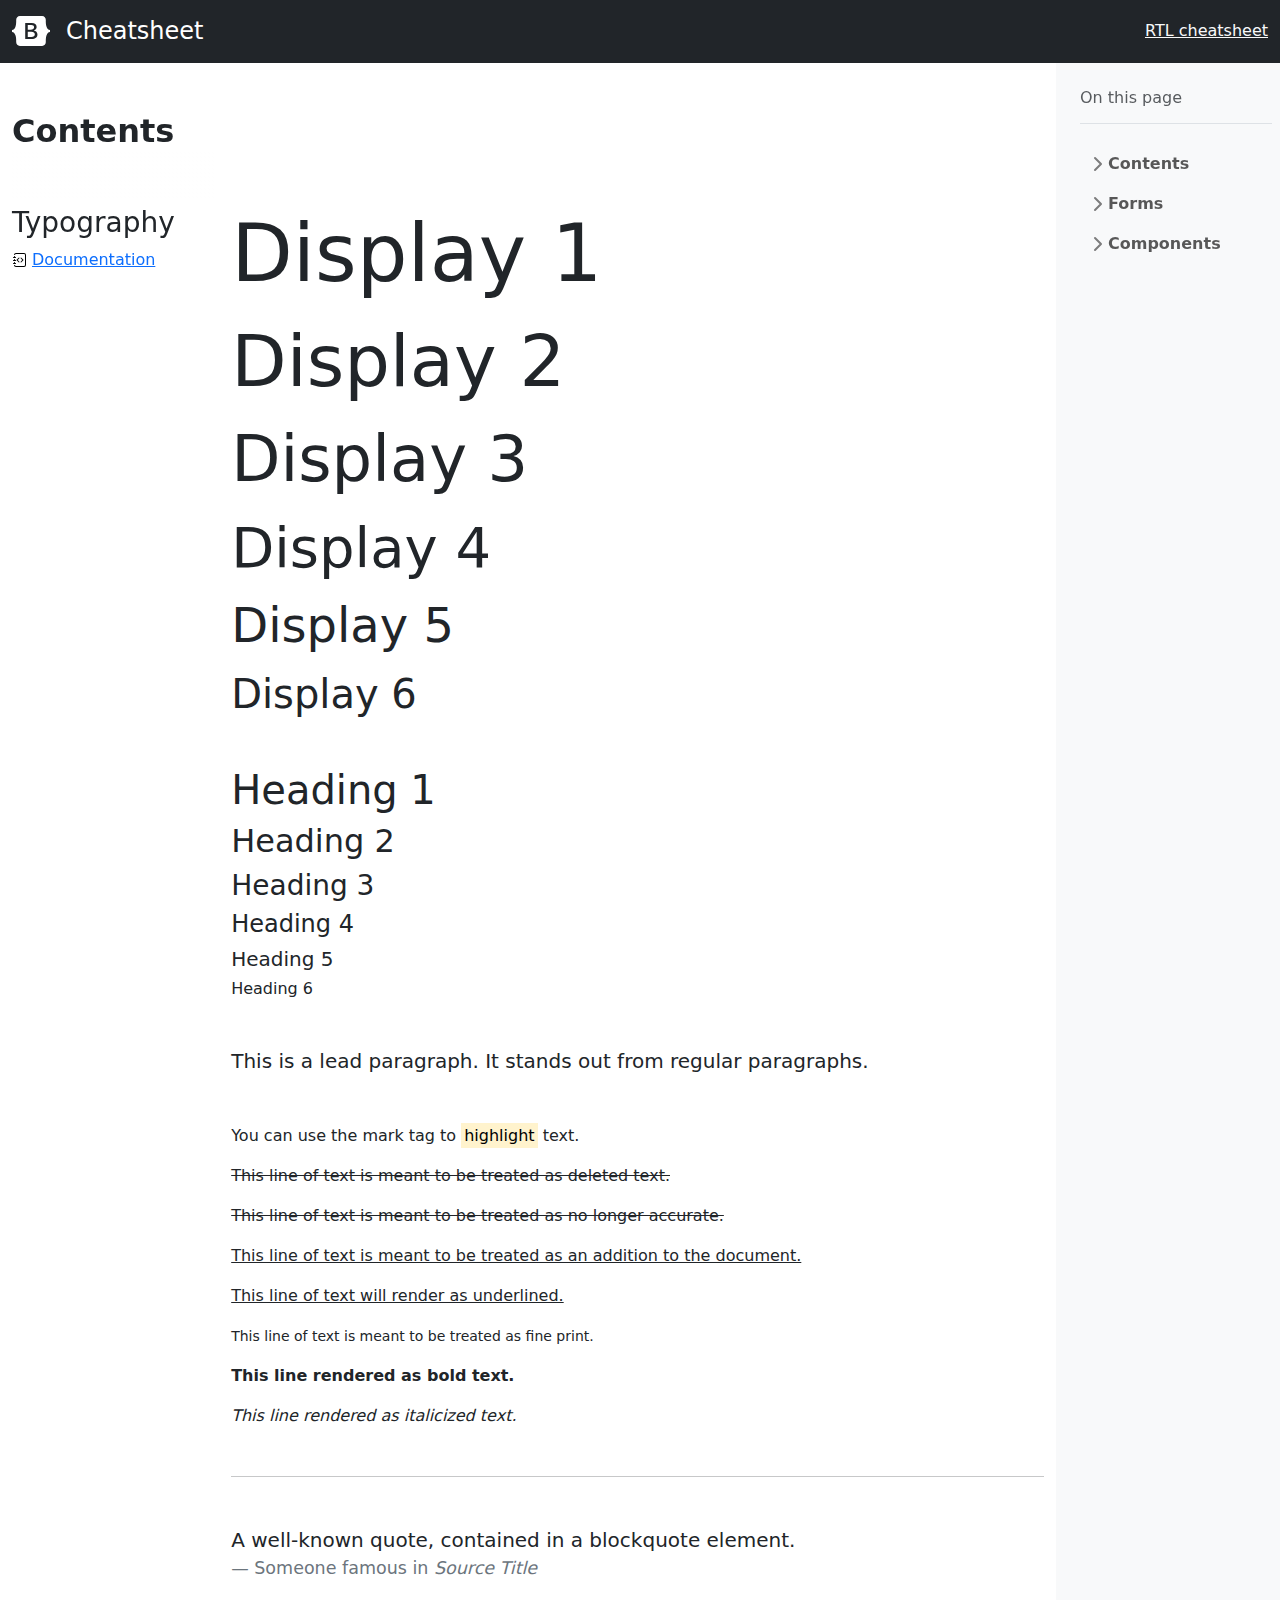
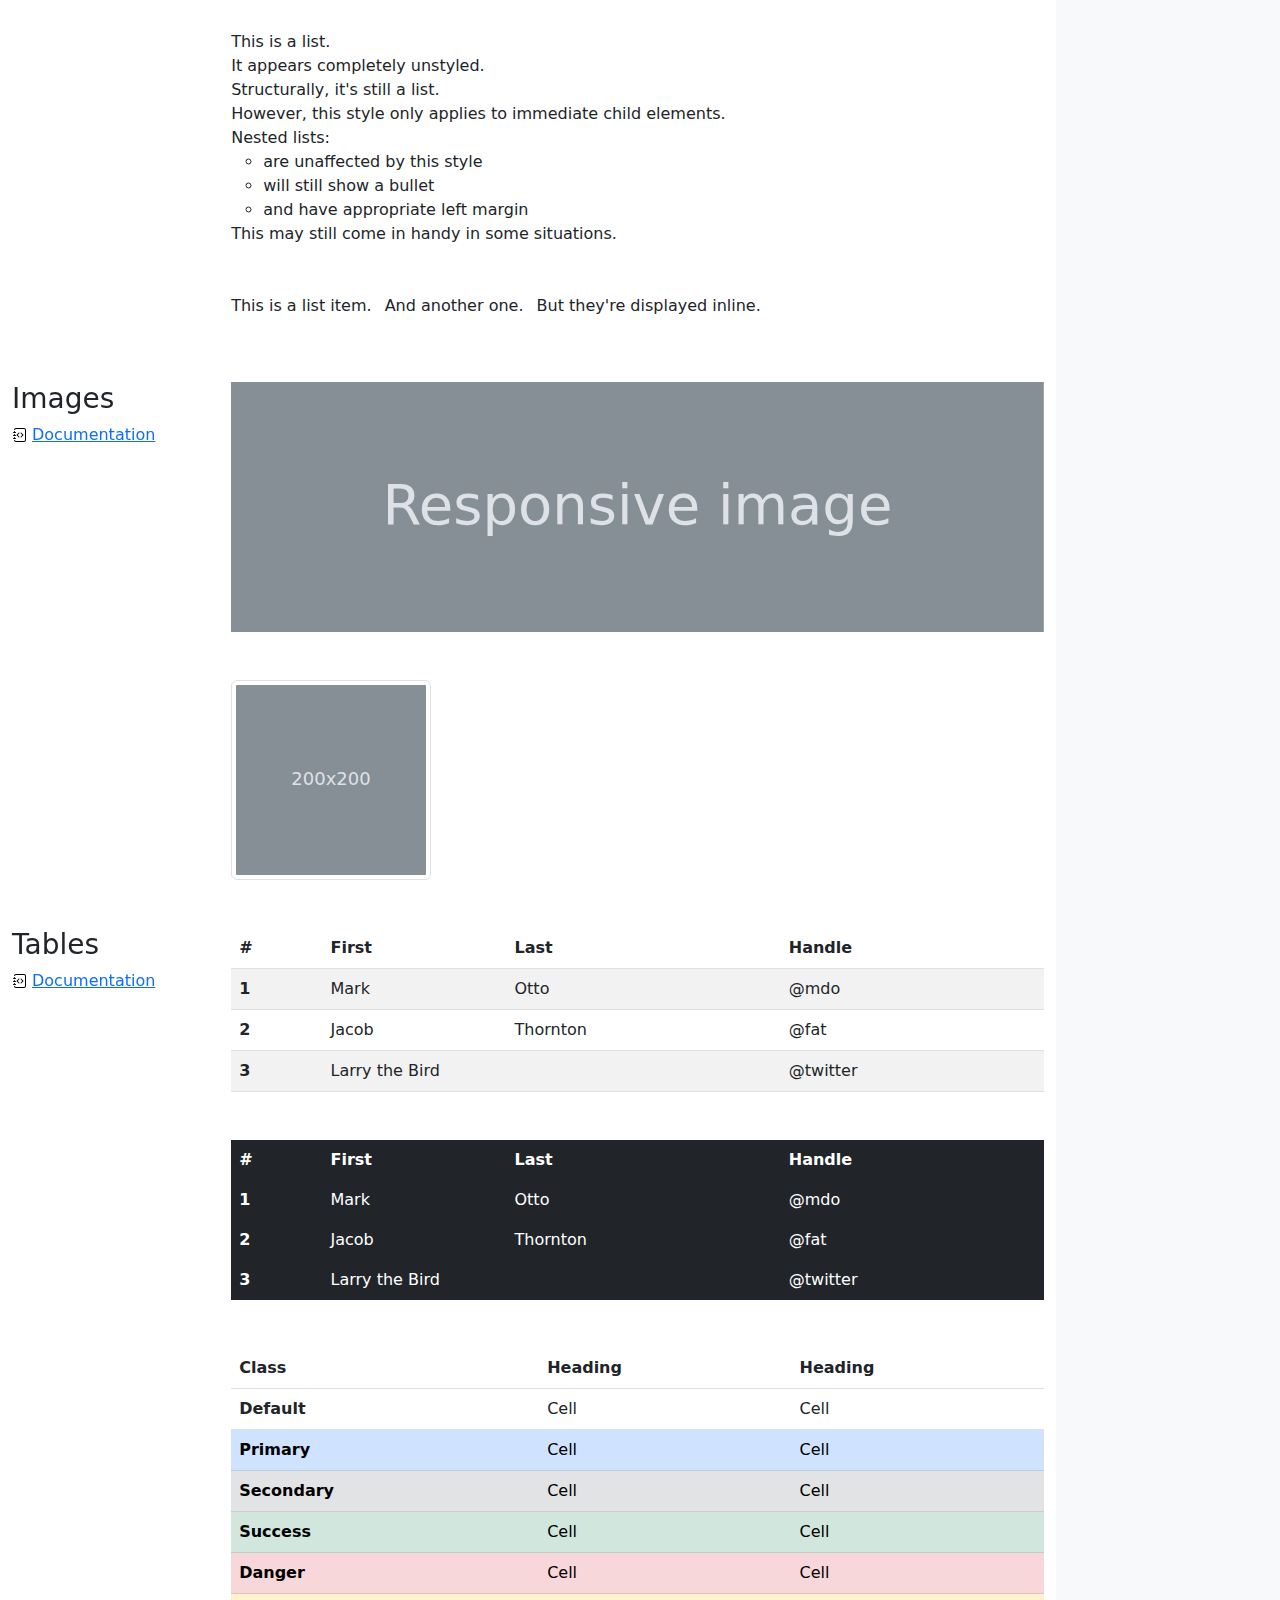
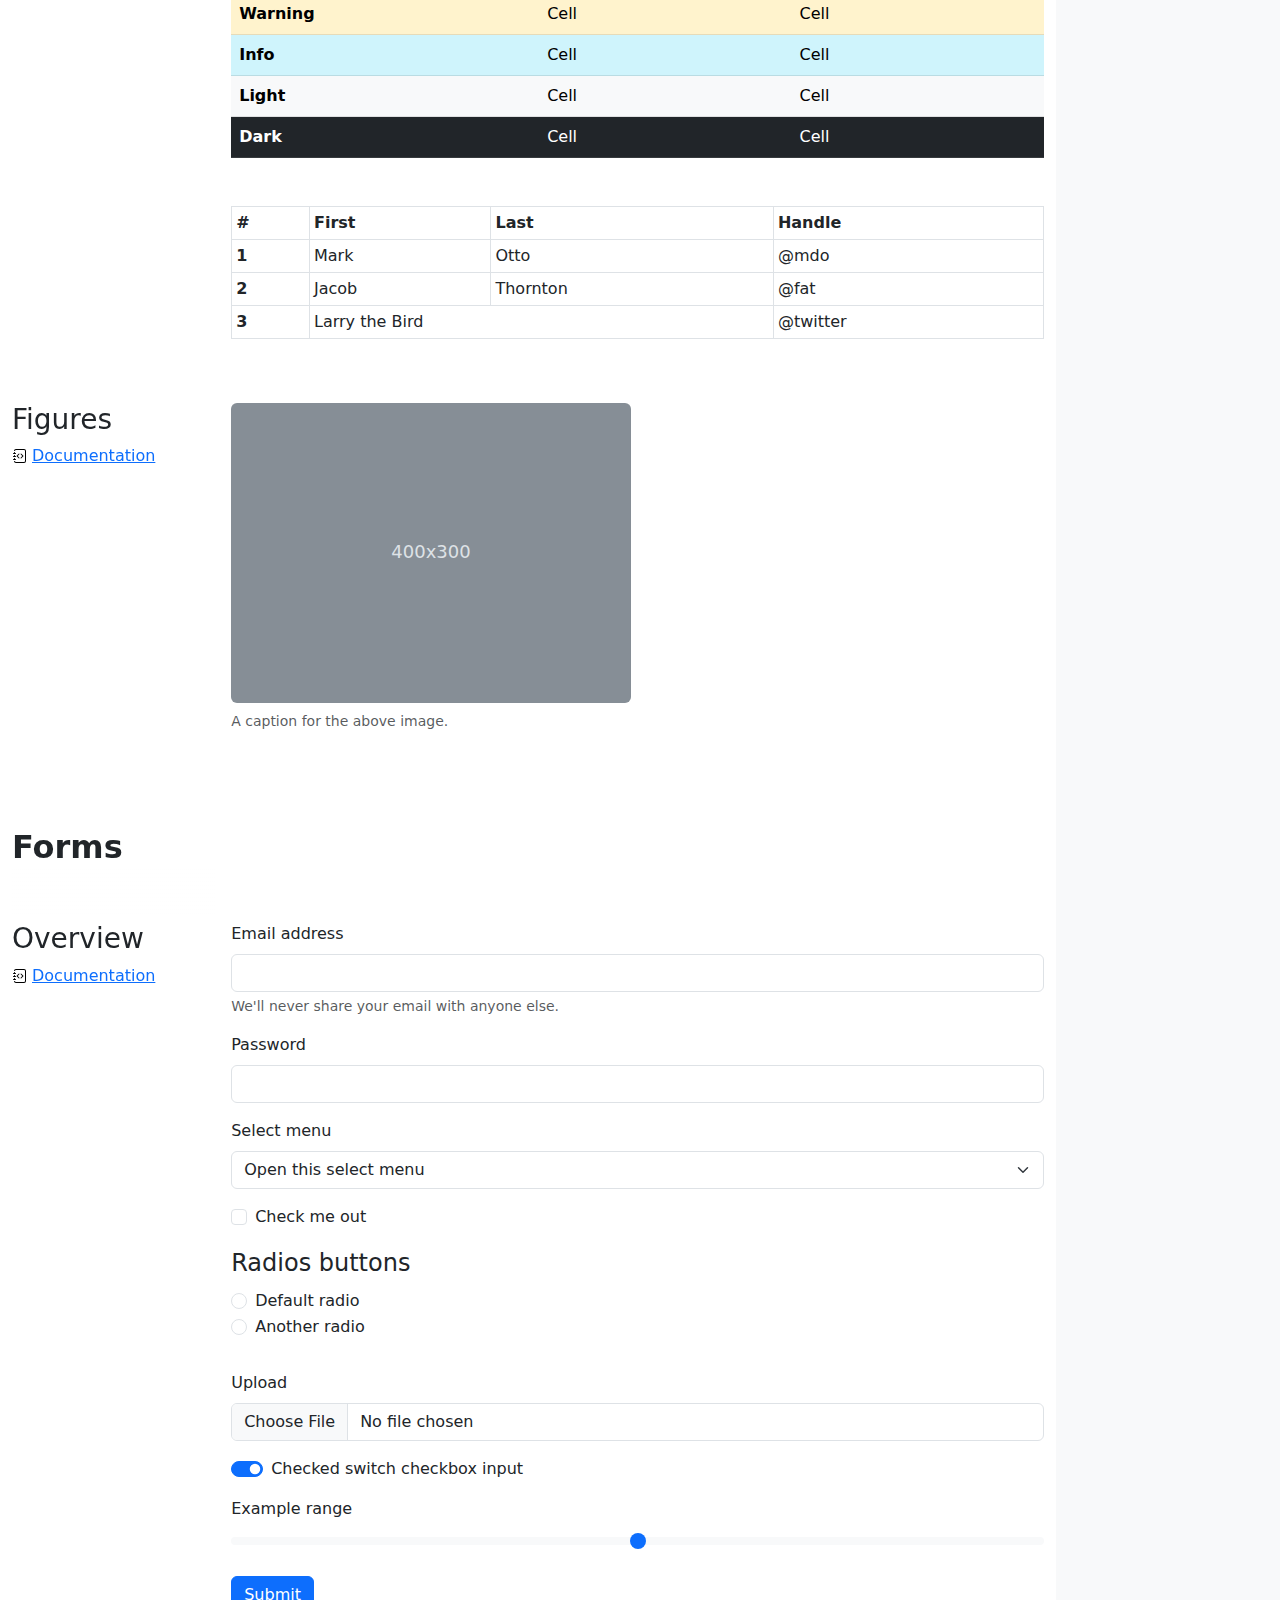
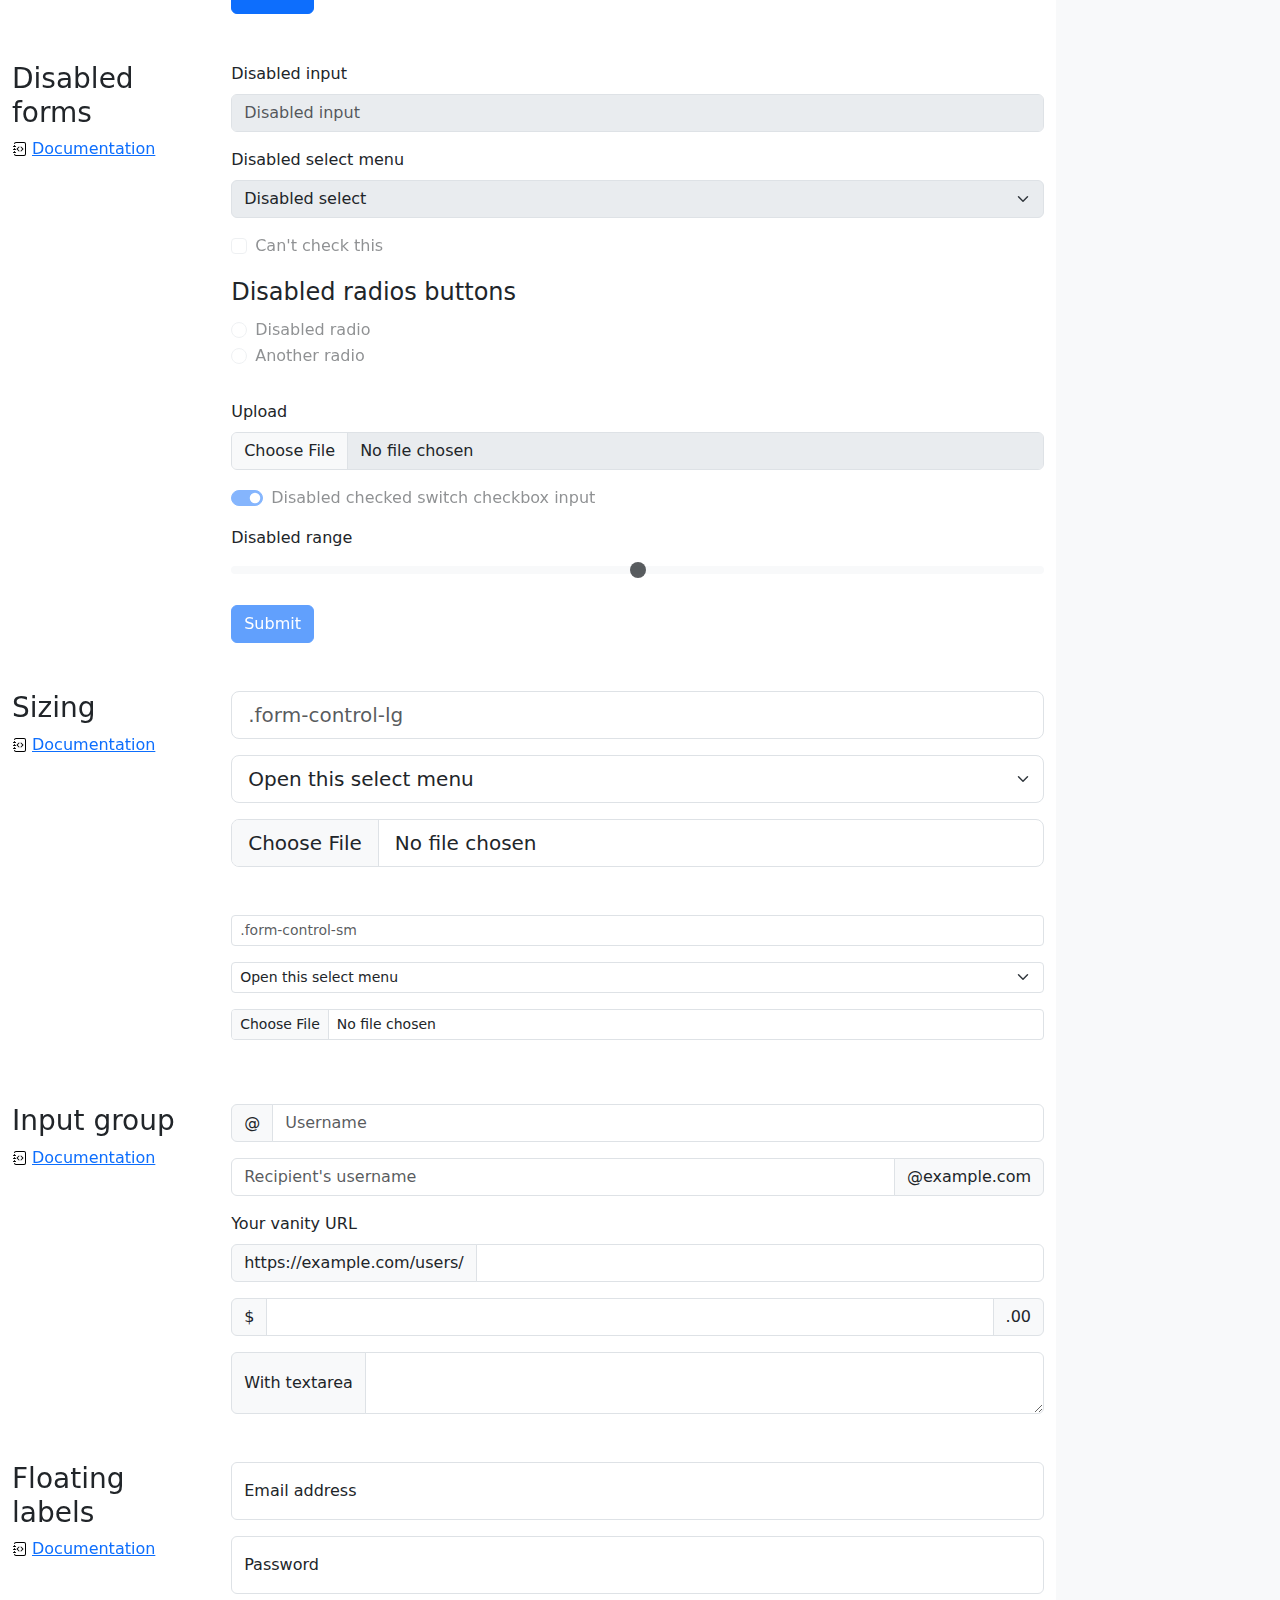
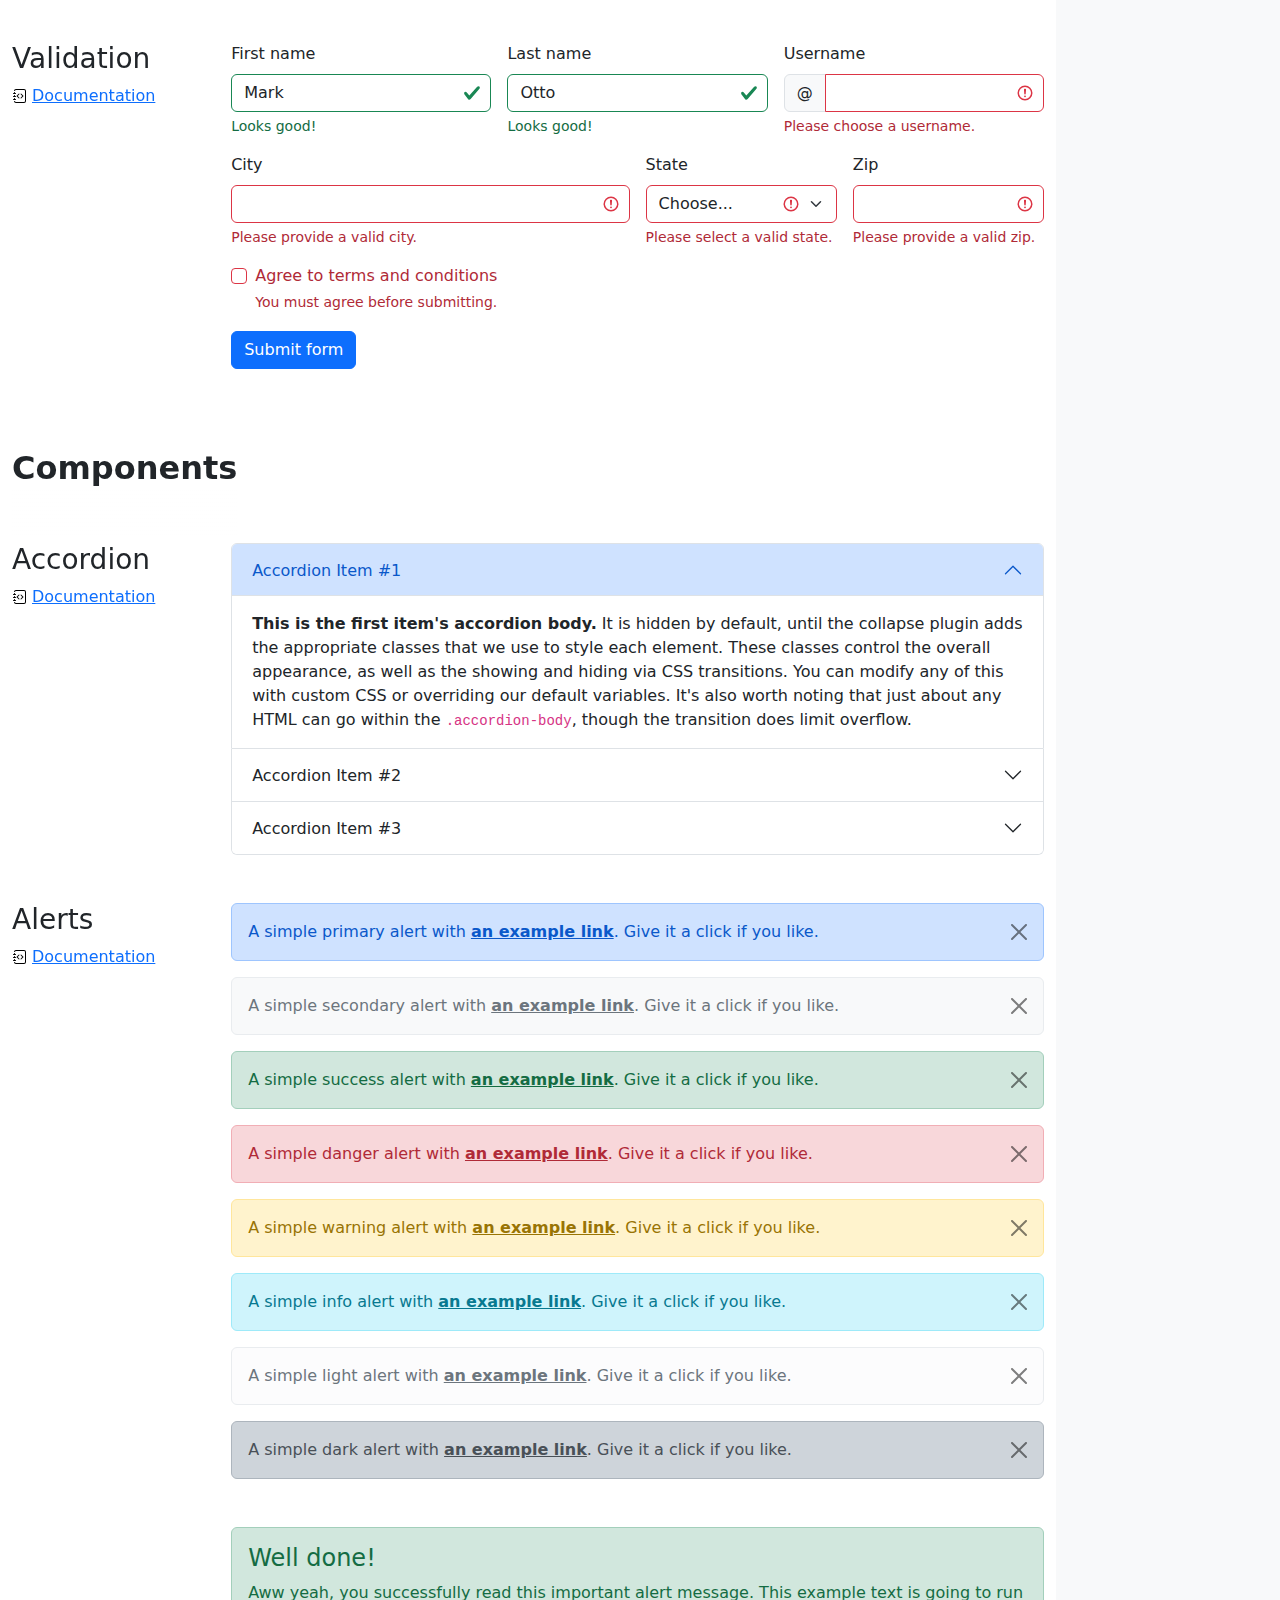
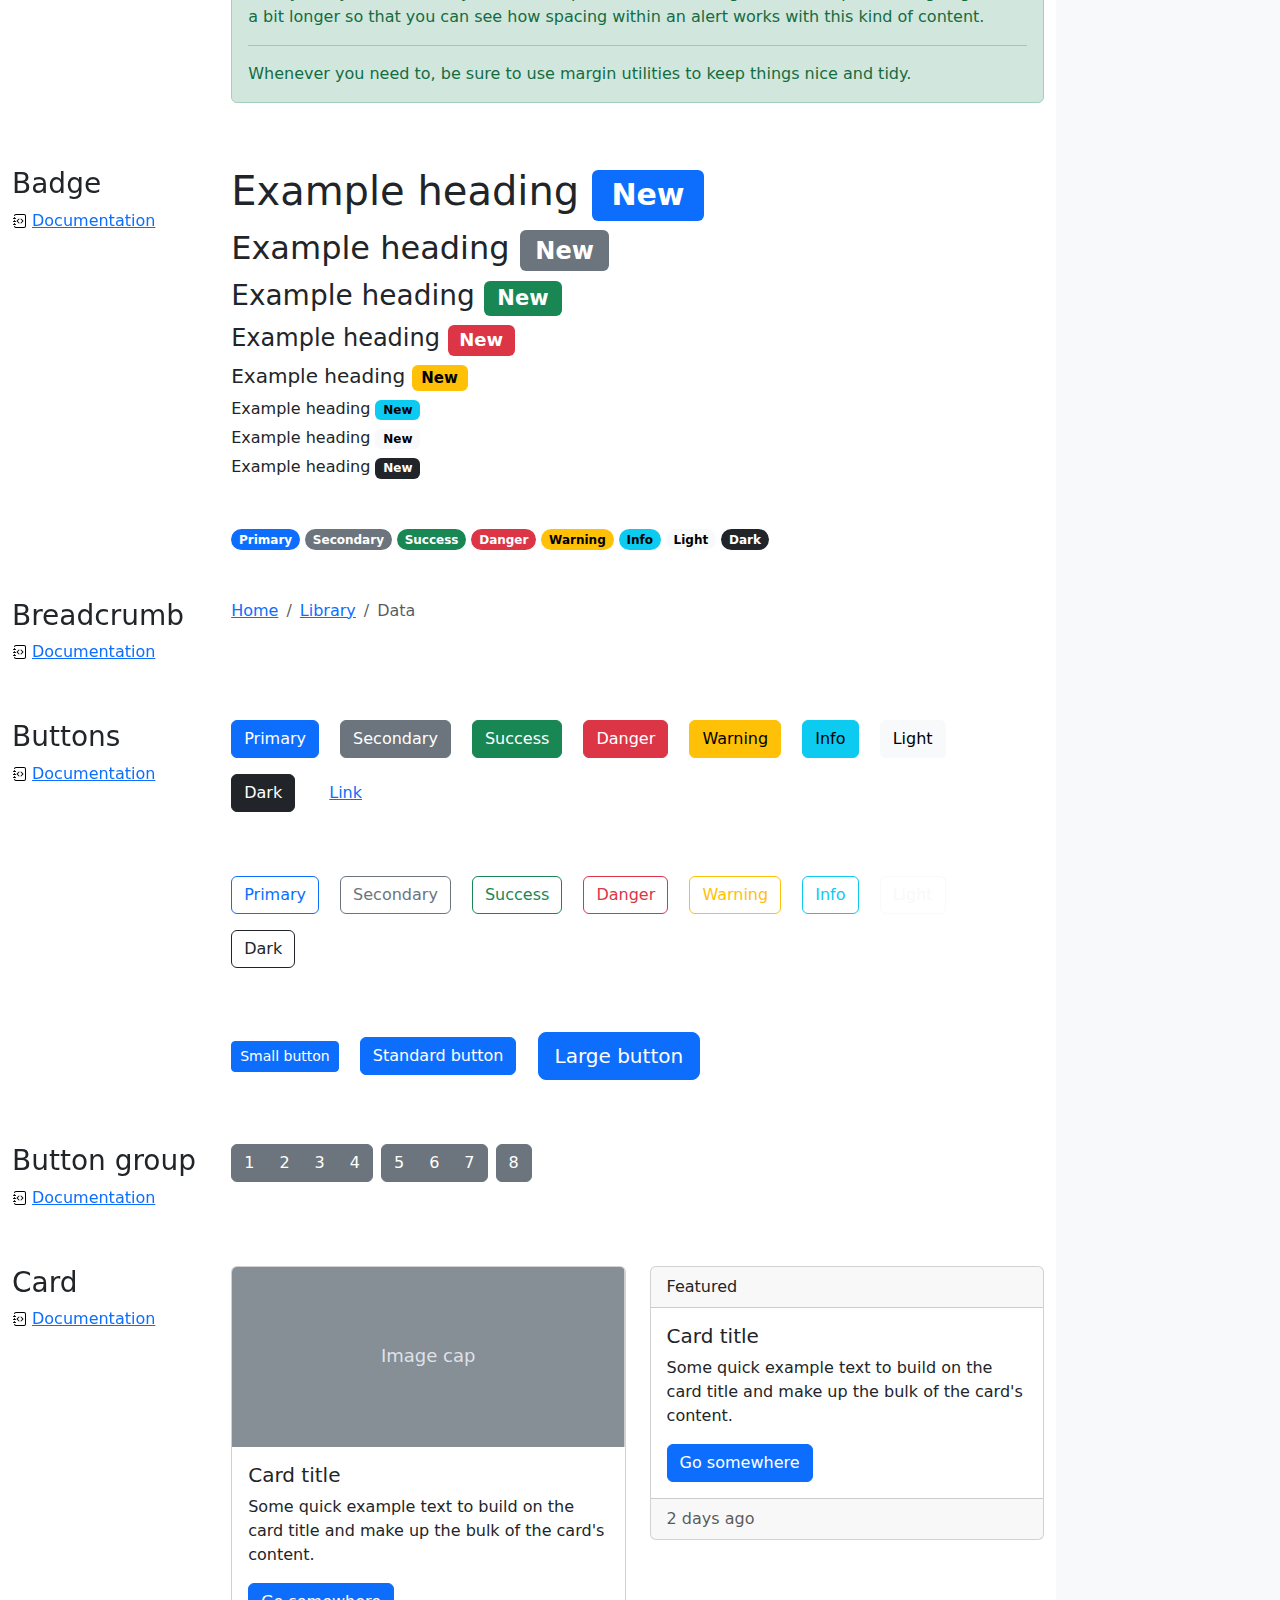
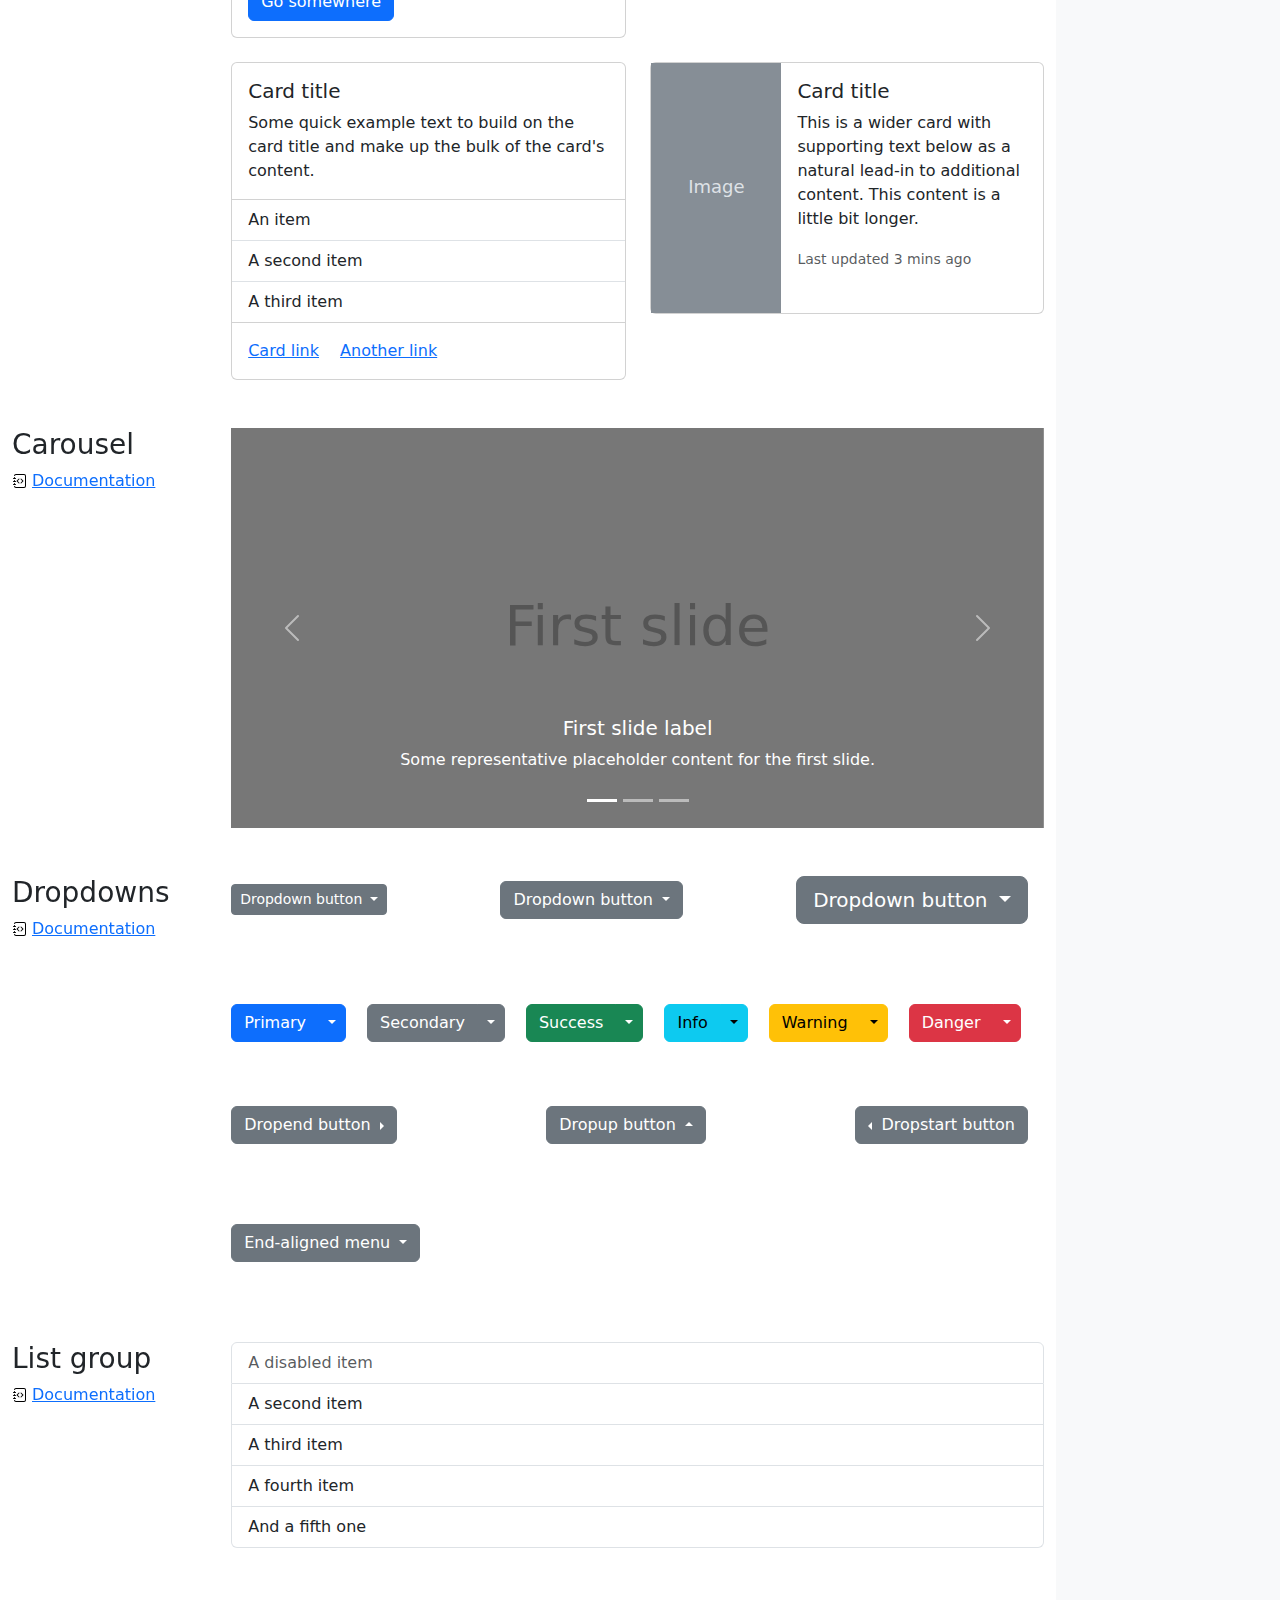
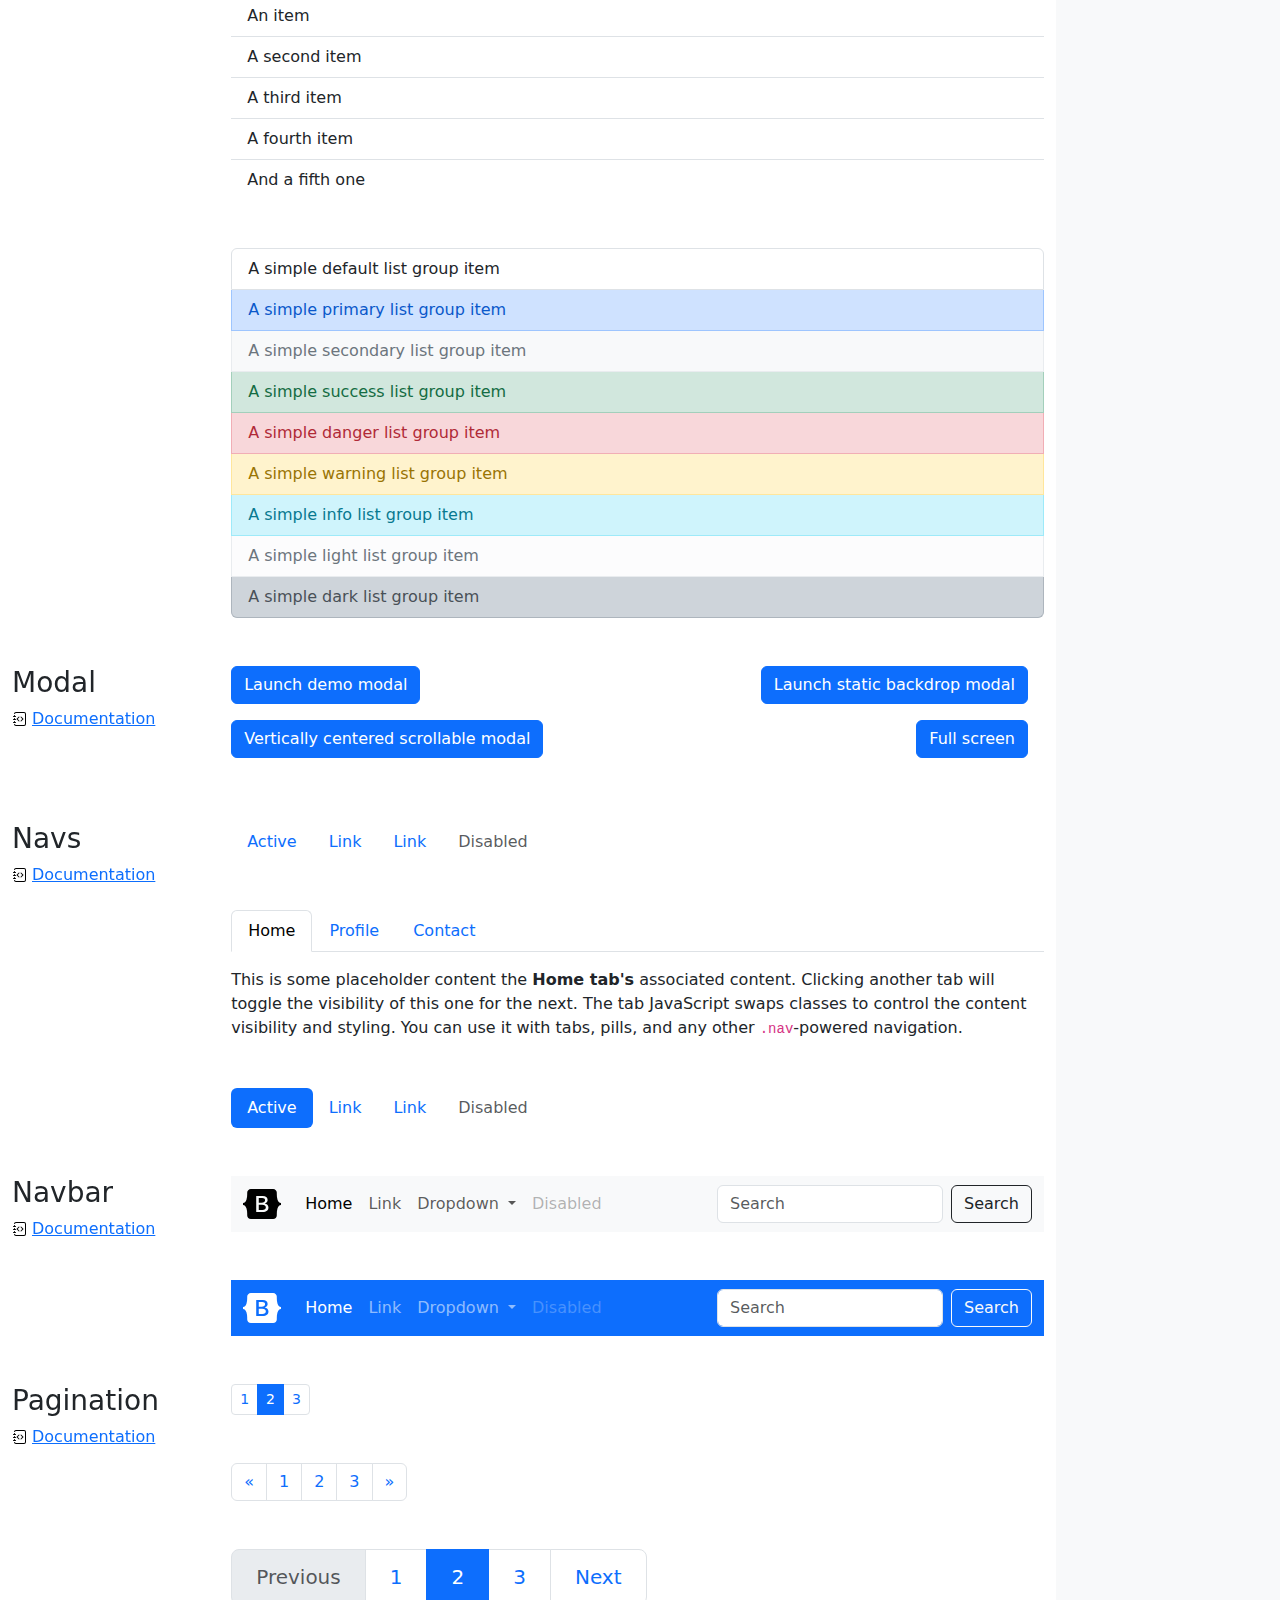
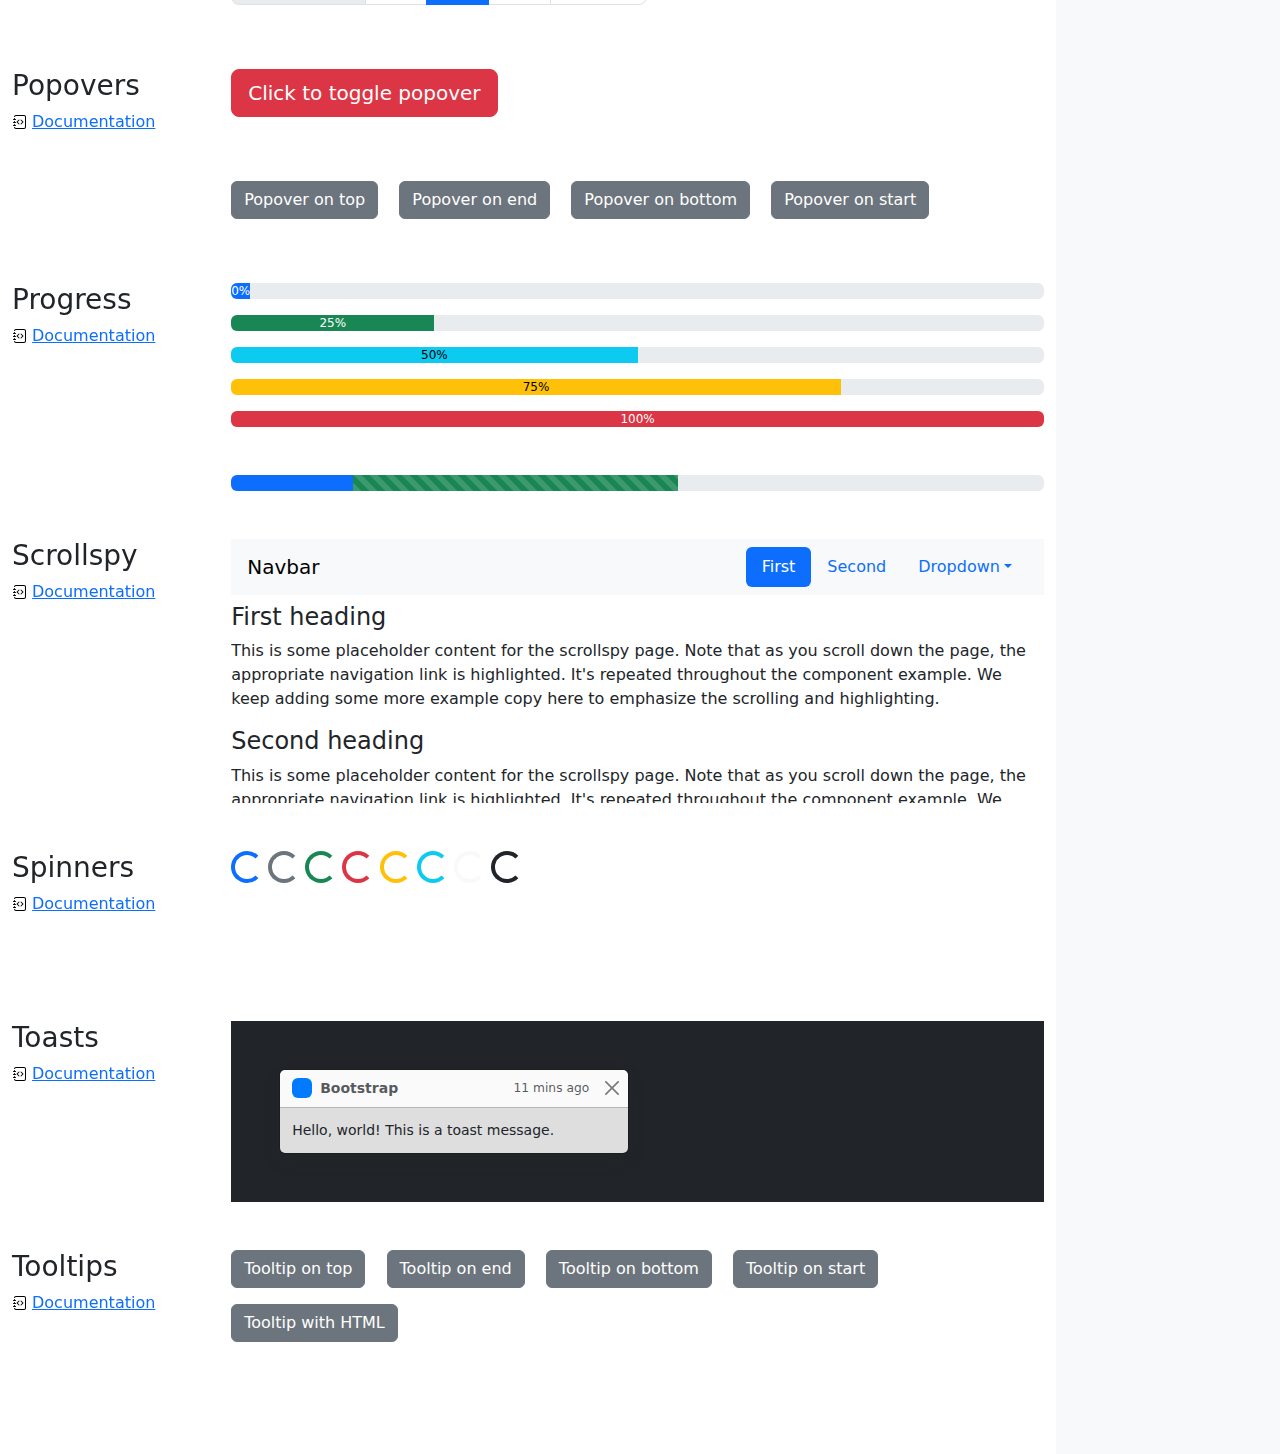
<file: bootstrap-5.3.0-alpha1-examples/cheatsheet/index.html>
<!doctype html>
<html lang="en">
  <head>
    <meta charset="utf-8">
    <meta name="viewport" content="width=device-width, initial-scale=1">
    <meta name="description" content="">
    <meta name="author" content="Mark Otto, Jacob Thornton, and Bootstrap contributors">
    <meta name="generator" content="Hugo 0.108.0">
    <title>Cheatsheet · Bootstrap v5.3</title>

    <link rel="canonical" href="https://getbootstrap.com/docs/5.3/examples/cheatsheet/">

    

    

<link href="../assets/dist/css/bootstrap.min.css" rel="stylesheet">

    <style>
      .bd-placeholder-img {
        font-size: 1.125rem;
        text-anchor: middle;
        -webkit-user-select: none;
        -moz-user-select: none;
        user-select: none;
      }

      @media (min-width: 768px) {
        .bd-placeholder-img-lg {
          font-size: 3.5rem;
        }
      }

      .b-example-divider {
        height: 3rem;
        background-color: rgba(0, 0, 0, .1);
        border: solid rgba(0, 0, 0, .15);
        border-width: 1px 0;
        box-shadow: inset 0 .5em 1.5em rgba(0, 0, 0, .1), inset 0 .125em .5em rgba(0, 0, 0, .15);
      }

      .b-example-vr {
        flex-shrink: 0;
        width: 1.5rem;
        height: 100vh;
      }

      .bi {
        vertical-align: -.125em;
        fill: currentColor;
      }

      .nav-scroller {
        position: relative;
        z-index: 2;
        height: 2.75rem;
        overflow-y: hidden;
      }

      .nav-scroller .nav {
        display: flex;
        flex-wrap: nowrap;
        padding-bottom: 1rem;
        margin-top: -1px;
        overflow-x: auto;
        text-align: center;
        white-space: nowrap;
        -webkit-overflow-scrolling: touch;
      }
    </style>

    
    <!-- Custom styles for this template -->
    <link href="cheatsheet.css" rel="stylesheet">
  </head>
  <body class="bg-light">
    
<header class="bd-header bg-dark py-3 d-flex align-items-stretch border-bottom border-dark">
  <div class="container-fluid d-flex align-items-center">
    <h1 class="d-flex align-items-center fs-4 text-white mb-0">
      <img src="../assets/brand/bootstrap-logo-white.svg" width="38" height="30" class="me-3" alt="Bootstrap">
      Cheatsheet
    </h1>
    <a href="../examples/cheatsheet-rtl/" class="ms-auto link-light" hreflang="ar">RTL cheatsheet</a>
  </div>
</header>
<aside class="bd-aside sticky-xl-top text-muted align-self-start mb-3 mb-xl-5 px-2">
  <h2 class="h6 pt-4 pb-3 mb-4 border-bottom">On this page</h2>
  <nav class="small" id="toc">
    <ul class="list-unstyled">
      <li class="my-2">
        <button class="btn d-inline-flex align-items-center collapsed border-0" data-bs-toggle="collapse" aria-expanded="false" data-bs-target="#contents-collapse" aria-controls="contents-collapse">Contents</button>
        <ul class="list-unstyled ps-3 collapse" id="contents-collapse">
          <li><a class="d-inline-flex align-items-center rounded text-decoration-none" href="#typography">Typography</a></li>
          <li><a class="d-inline-flex align-items-center rounded text-decoration-none" href="#images">Images</a></li>
          <li><a class="d-inline-flex align-items-center rounded text-decoration-none" href="#tables">Tables</a></li>
          <li><a class="d-inline-flex align-items-center rounded text-decoration-none" href="#figures">Figures</a></li>
        </ul>
      </li>
      <li class="my-2">
        <button class="btn d-inline-flex align-items-center collapsed border-0" data-bs-toggle="collapse" aria-expanded="false" data-bs-target="#forms-collapse" aria-controls="forms-collapse">Forms</button>
        <ul class="list-unstyled ps-3 collapse" id="forms-collapse">
          <li><a class="d-inline-flex align-items-center rounded text-decoration-none" href="#overview">Overview</a></li>
          <li><a class="d-inline-flex align-items-center rounded text-decoration-none" href="#disabled-forms">Disabled forms</a></li>
          <li><a class="d-inline-flex align-items-center rounded text-decoration-none" href="#sizing">Sizing</a></li>
          <li><a class="d-inline-flex align-items-center rounded text-decoration-none" href="#input-group">Input group</a></li>
          <li><a class="d-inline-flex align-items-center rounded text-decoration-none" href="#floating-labels">Floating labels</a></li>
          <li><a class="d-inline-flex align-items-center rounded text-decoration-none" href="#validation">Validation</a></li>
        </ul>
      </li>
      <li class="my-2">
        <button class="btn d-inline-flex align-items-center collapsed border-0" data-bs-toggle="collapse" aria-expanded="false" data-bs-target="#components-collapse" aria-controls="components-collapse">Components</button>
        <ul class="list-unstyled ps-3 collapse" id="components-collapse">
          <li><a class="d-inline-flex align-items-center rounded text-decoration-none" href="#accordion">Accordion</a></li>
          <li><a class="d-inline-flex align-items-center rounded text-decoration-none" href="#alerts">Alerts</a></li>
          <li><a class="d-inline-flex align-items-center rounded text-decoration-none" href="#badge">Badge</a></li>
          <li><a class="d-inline-flex align-items-center rounded text-decoration-none" href="#breadcrumb">Breadcrumb</a></li>
          <li><a class="d-inline-flex align-items-center rounded text-decoration-none" href="#buttons">Buttons</a></li>
          <li><a class="d-inline-flex align-items-center rounded text-decoration-none" href="#button-group">Button group</a></li>
          <li><a class="d-inline-flex align-items-center rounded text-decoration-none" href="#card">Card</a></li>
          <li><a class="d-inline-flex align-items-center rounded text-decoration-none" href="#carousel">Carousel</a></li>
          <li><a class="d-inline-flex align-items-center rounded text-decoration-none" href="#dropdowns">Dropdowns</a></li>
          <li><a class="d-inline-flex align-items-center rounded text-decoration-none" href="#list-group">List group</a></li>
          <li><a class="d-inline-flex align-items-center rounded text-decoration-none" href="#modal">Modal</a></li>
          <li><a class="d-inline-flex align-items-center rounded text-decoration-none" href="#navs">Navs</a></li>
          <li><a class="d-inline-flex align-items-center rounded text-decoration-none" href="#navbar">Navbar</a></li>
          <li><a class="d-inline-flex align-items-center rounded text-decoration-none" href="#pagination">Pagination</a></li>
          <li><a class="d-inline-flex align-items-center rounded text-decoration-none" href="#popovers">Popovers</a></li>
          <li><a class="d-inline-flex align-items-center rounded text-decoration-none" href="#progress">Progress</a></li>
          <li><a class="d-inline-flex align-items-center rounded text-decoration-none" href="#scrollspy">Scrollspy</a></li>
          <li><a class="d-inline-flex align-items-center rounded text-decoration-none" href="#spinners">Spinners</a></li>
          <li><a class="d-inline-flex align-items-center rounded text-decoration-none" href="#toasts">Toasts</a></li>
          <li><a class="d-inline-flex align-items-center rounded text-decoration-none" href="#tooltips">Tooltips</a></li>
        </ul>
      </li>
    </ul>
  </nav>
</aside>
<div class="bd-cheatsheet container-fluid bg-body">
  <section id="content">
    <h2 class="sticky-xl-top fw-bold pt-3 pt-xl-5 pb-2 pb-xl-3">Contents</h2>

    <article class="my-3" id="typography">
      <div class="bd-heading sticky-xl-top align-self-start mt-5 mb-3 mt-xl-0 mb-xl-2">
        <h3>Typography</h3>
        <a class="d-flex align-items-center" href="../content/typography/">Documentation</a>
      </div>

      <div>
        <div class="bd-example-snippet bd-code-snippet"><div class="bd-example">
        <p class="display-1">Display 1</p>
        <p class="display-2">Display 2</p>
        <p class="display-3">Display 3</p>
        <p class="display-4">Display 4</p>
        <p class="display-5">Display 5</p>
        <p class="display-6">Display 6</p>
        </div></div>


        <div class="bd-example-snippet bd-code-snippet"><div class="bd-example">
        <p class="h1">Heading 1</p>
        <p class="h2">Heading 2</p>
        <p class="h3">Heading 3</p>
        <p class="h4">Heading 4</p>
        <p class="h5">Heading 5</p>
        <p class="h6">Heading 6</p>
        </div></div>


        <div class="bd-example-snippet bd-code-snippet"><div class="bd-example">
        <p class="lead">
          This is a lead paragraph. It stands out from regular paragraphs.
        </p>
        </div></div>


        <div class="bd-example-snippet bd-code-snippet"><div class="bd-example">
        <p>You can use the mark tag to <mark>highlight</mark> text.</p>
        <p><del>This line of text is meant to be treated as deleted text.</del></p>
        <p><s>This line of text is meant to be treated as no longer accurate.</s></p>
        <p><ins>This line of text is meant to be treated as an addition to the document.</ins></p>
        <p><u>This line of text will render as underlined.</u></p>
        <p><small>This line of text is meant to be treated as fine print.</small></p>
        <p><strong>This line rendered as bold text.</strong></p>
        <p><em>This line rendered as italicized text.</em></p>
        </div></div>


        <div class="bd-example-snippet bd-code-snippet"><div class="bd-example">
        <hr>
        </div></div>


        <div class="bd-example-snippet bd-code-snippet"><div class="bd-example">
        <blockquote class="blockquote">
          <p>A well-known quote, contained in a blockquote element.</p>
          <footer class="blockquote-footer">Someone famous in <cite title="Source Title">Source Title</cite></footer>
        </blockquote>
        </div></div>


        <div class="bd-example-snippet bd-code-snippet"><div class="bd-example">
        <ul class="list-unstyled">
          <li>This is a list.</li>
          <li>It appears completely unstyled.</li>
          <li>Structurally, it's still a list.</li>
          <li>However, this style only applies to immediate child elements.</li>
          <li>Nested lists:
            <ul>
              <li>are unaffected by this style</li>
              <li>will still show a bullet</li>
              <li>and have appropriate left margin</li>
            </ul>
          </li>
          <li>This may still come in handy in some situations.</li>
        </ul>
        </div></div>


        <div class="bd-example-snippet bd-code-snippet"><div class="bd-example">
        <ul class="list-inline">
          <li class="list-inline-item">This is a list item.</li>
          <li class="list-inline-item">And another one.</li>
          <li class="list-inline-item">But they're displayed inline.</li>
        </ul>
        </div></div>

      </div>
    </article>
    <article class="my-3" id="images">
      <div class="bd-heading sticky-xl-top align-self-start mt-5 mb-3 mt-xl-0 mb-xl-2">
        <h3>Images</h3>
        <a class="d-flex align-items-center" href="../content/images/">Documentation</a>
      </div>

      <div>
        <div class="bd-example-snippet bd-code-snippet"><div class="bd-example">
        <svg class="bd-placeholder-img bd-placeholder-img-lg img-fluid" width="100%" height="250" xmlns="http://www.w3.org/2000/svg" role="img" aria-label="Placeholder: Responsive image" preserveAspectRatio="xMidYMid slice" focusable="false"><title>Placeholder</title><rect width="100%" height="100%" fill="#868e96"/><text x="50%" y="50%" fill="#dee2e6" dy=".3em">Responsive image</text></svg>
        </div></div>


        <div class="bd-example-snippet bd-code-snippet"><div class="bd-example">
        <svg class="bd-placeholder-img img-thumbnail" width="200" height="200" xmlns="http://www.w3.org/2000/svg" role="img" aria-label="A generic square placeholder image with a white border around it, making it resemble a photograph taken with an old instant camera: 200x200" preserveAspectRatio="xMidYMid slice" focusable="false"><title>A generic square placeholder image with a white border around it, making it resemble a photograph taken with an old instant camera</title><rect width="100%" height="100%" fill="#868e96"/><text x="50%" y="50%" fill="#dee2e6" dy=".3em">200x200</text></svg>
        </div></div>

      </div>
    </article>
    <article class="my-3" id="tables">
      <div class="bd-heading sticky-xl-top align-self-start mt-5 mb-3 mt-xl-0 mb-xl-2">
        <h3>Tables</h3>
        <a class="d-flex align-items-center" href="../content/tables/">Documentation</a>
      </div>

      <div>
        <div class="bd-example-snippet bd-code-snippet"><div class="bd-example">
        <table class="table table-striped">
          <thead>
          <tr>
            <th scope="col">#</th>
            <th scope="col">First</th>
            <th scope="col">Last</th>
            <th scope="col">Handle</th>
          </tr>
          </thead>
          <tbody>
          <tr>
            <th scope="row">1</th>
            <td>Mark</td>
            <td>Otto</td>
            <td>@mdo</td>
          </tr>
          <tr>
            <th scope="row">2</th>
            <td>Jacob</td>
            <td>Thornton</td>
            <td>@fat</td>
          </tr>
          <tr>
            <th scope="row">3</th>
            <td colspan="2">Larry the Bird</td>
            <td>@twitter</td>
          </tr>
          </tbody>
        </table>
        </div></div>


        <div class="bd-example-snippet bd-code-snippet"><div class="bd-example">
        <table class="table table-dark table-borderless">
          <thead>
          <tr>
            <th scope="col">#</th>
            <th scope="col">First</th>
            <th scope="col">Last</th>
            <th scope="col">Handle</th>
          </tr>
          </thead>
          <tbody>
          <tr>
            <th scope="row">1</th>
            <td>Mark</td>
            <td>Otto</td>
            <td>@mdo</td>
          </tr>
          <tr>
            <th scope="row">2</th>
            <td>Jacob</td>
            <td>Thornton</td>
            <td>@fat</td>
          </tr>
          <tr>
            <th scope="row">3</th>
            <td colspan="2">Larry the Bird</td>
            <td>@twitter</td>
          </tr>
          </tbody>
        </table>
        </div></div>


        <div class="bd-example-snippet bd-code-snippet"><div class="bd-example">
        <table class="table table-hover">
          <thead>
          <tr>
            <th scope="col">Class</th>
            <th scope="col">Heading</th>
            <th scope="col">Heading</th>
          </tr>
          </thead>
          <tbody>
          <tr>
            <th scope="row">Default</th>
            <td>Cell</td>
            <td>Cell</td>
          </tr>
          
          <tr class="table-primary">
            <th scope="row">Primary</th>
            <td>Cell</td>
            <td>Cell</td>
          </tr>
          <tr class="table-secondary">
            <th scope="row">Secondary</th>
            <td>Cell</td>
            <td>Cell</td>
          </tr>
          <tr class="table-success">
            <th scope="row">Success</th>
            <td>Cell</td>
            <td>Cell</td>
          </tr>
          <tr class="table-danger">
            <th scope="row">Danger</th>
            <td>Cell</td>
            <td>Cell</td>
          </tr>
          <tr class="table-warning">
            <th scope="row">Warning</th>
            <td>Cell</td>
            <td>Cell</td>
          </tr>
          <tr class="table-info">
            <th scope="row">Info</th>
            <td>Cell</td>
            <td>Cell</td>
          </tr>
          <tr class="table-light">
            <th scope="row">Light</th>
            <td>Cell</td>
            <td>Cell</td>
          </tr>
          <tr class="table-dark">
            <th scope="row">Dark</th>
            <td>Cell</td>
            <td>Cell</td>
          </tr>
          </tbody>
        </table>
        </div></div>


        <div class="bd-example-snippet bd-code-snippet"><div class="bd-example">
        <table class="table table-sm table-bordered">
          <thead>
          <tr>
            <th scope="col">#</th>
            <th scope="col">First</th>
            <th scope="col">Last</th>
            <th scope="col">Handle</th>
          </tr>
          </thead>
          <tbody>
          <tr>
            <th scope="row">1</th>
            <td>Mark</td>
            <td>Otto</td>
            <td>@mdo</td>
          </tr>
          <tr>
            <th scope="row">2</th>
            <td>Jacob</td>
            <td>Thornton</td>
            <td>@fat</td>
          </tr>
          <tr>
            <th scope="row">3</th>
            <td colspan="2">Larry the Bird</td>
            <td>@twitter</td>
          </tr>
          </tbody>
        </table>
        </div></div>

      </div>
    </article>
    <article class="my-3" id="figures">
      <div class="bd-heading sticky-xl-top align-self-start mt-5 mb-3 mt-xl-0 mb-xl-2">
        <h3>Figures</h3>
        <a class="d-flex align-items-center" href="../content/figures/">Documentation</a>
      </div>

      <div>
        <div class="bd-example-snippet bd-code-snippet"><div class="bd-example">
        <figure class="figure">
          <svg class="bd-placeholder-img figure-img img-fluid rounded" width="400" height="300" xmlns="http://www.w3.org/2000/svg" role="img" aria-label="Placeholder: 400x300" preserveAspectRatio="xMidYMid slice" focusable="false"><title>Placeholder</title><rect width="100%" height="100%" fill="#868e96"/><text x="50%" y="50%" fill="#dee2e6" dy=".3em">400x300</text></svg>
          <figcaption class="figure-caption">A caption for the above image.</figcaption>
        </figure>
        </div></div>

      </div>
    </article>
  </section>

  <section id="forms">
    <h2 class="sticky-xl-top fw-bold pt-3 pt-xl-5 pb-2 pb-xl-3">Forms</h2>

    <article class="my-3" id="overview">
      <div class="bd-heading sticky-xl-top align-self-start mt-5 mb-3 mt-xl-0 mb-xl-2">
        <h3>Overview</h3>
        <a class="d-flex align-items-center" href="../forms/overview/">Documentation</a>
      </div>

      <div>
        <div class="bd-example-snippet bd-code-snippet"><div class="bd-example">
        <form>
          <div class="mb-3">
            <label for="exampleInputEmail1" class="form-label">Email address</label>
            <input type="email" class="form-control" id="exampleInputEmail1" aria-describedby="emailHelp">
            <div id="emailHelp" class="form-text">We'll never share your email with anyone else.</div>
          </div>
          <div class="mb-3">
            <label for="exampleInputPassword1" class="form-label">Password</label>
            <input type="password" class="form-control" id="exampleInputPassword1">
          </div>
          <div class="mb-3">
            <label for="exampleSelect" class="form-label">Select menu</label>
            <select class="form-select" id="exampleSelect">
              <option selected>Open this select menu</option>
              <option value="1">One</option>
              <option value="2">Two</option>
              <option value="3">Three</option>
            </select>
          </div>
          <div class="mb-3 form-check">
            <input type="checkbox" class="form-check-input" id="exampleCheck1">
            <label class="form-check-label" for="exampleCheck1">Check me out</label>
          </div>
          <fieldset class="mb-3">
            <legend>Radios buttons</legend>
            <div class="form-check">
              <input type="radio" name="radios" class="form-check-input" id="exampleRadio1">
              <label class="form-check-label" for="exampleRadio1">Default radio</label>
            </div>
            <div class="mb-3 form-check">
              <input type="radio" name="radios" class="form-check-input" id="exampleRadio2">
              <label class="form-check-label" for="exampleRadio2">Another radio</label>
            </div>
          </fieldset>
          <div class="mb-3">
            <label class="form-label" for="customFile">Upload</label>
            <input type="file" class="form-control" id="customFile">
          </div>
          <div class="mb-3 form-check form-switch">
            <input class="form-check-input" type="checkbox" role="switch" id="flexSwitchCheckChecked" checked>
            <label class="form-check-label" for="flexSwitchCheckChecked">Checked switch checkbox input</label>
          </div>
          <div class="mb-3">
            <label for="customRange3" class="form-label">Example range</label>
            <input type="range" class="form-range" min="0" max="5" step="0.5" id="customRange3">
          </div>
          <button type="submit" class="btn btn-primary">Submit</button>
        </form>
        </div></div>

      </div>
    </article>
    <article class="my-3" id="disabled-forms">
      <div class="bd-heading sticky-xl-top align-self-start mt-5 mb-3 mt-xl-0 mb-xl-2">
        <h3>Disabled forms</h3>
        <a class="d-flex align-items-center" href="../forms/overview/#disabled-forms">Documentation</a>
      </div>

      <div>
        <div class="bd-example-snippet bd-code-snippet"><div class="bd-example">
        <form>
          <fieldset disabled aria-label="Disabled fieldset example">
            <div class="mb-3">
              <label for="disabledTextInput" class="form-label">Disabled input</label>
              <input type="text" id="disabledTextInput" class="form-control" placeholder="Disabled input">
            </div>
            <div class="mb-3">
              <label for="disabledSelect" class="form-label">Disabled select menu</label>
              <select id="disabledSelect" class="form-select">
                <option>Disabled select</option>
              </select>
            </div>
            <div class="mb-3">
              <div class="form-check">
                <input class="form-check-input" type="checkbox" id="disabledFieldsetCheck" disabled>
                <label class="form-check-label" for="disabledFieldsetCheck">
                  Can't check this
                </label>
              </div>
            </div>
            <fieldset class="mb-3">
              <legend>Disabled radios buttons</legend>
              <div class="form-check">
                <input type="radio" name="radios" class="form-check-input" id="disabledRadio1" disabled>
                <label class="form-check-label" for="disabledRadio1">Disabled radio</label>
              </div>
              <div class="mb-3 form-check">
                <input type="radio" name="radios" class="form-check-input" id="disabledRadio2" disabled>
                <label class="form-check-label" for="disabledRadio2">Another radio</label>
              </div>
            </fieldset>
            <div class="mb-3">
              <label class="form-label" for="disabledCustomFile">Upload</label>
              <input type="file" class="form-control" id="disabledCustomFile" disabled>
            </div>
            <div class="mb-3 form-check form-switch">
              <input class="form-check-input" type="checkbox" role="switch" id="disabledSwitchCheckChecked" checked disabled>
              <label class="form-check-label" for="disabledSwitchCheckChecked">Disabled checked switch checkbox input</label>
            </div>
            <div class="mb-3">
              <label for="disabledRange" class="form-label">Disabled range</label>
              <input type="range" class="form-range" min="0" max="5" step="0.5" id="disabledRange">
            </div>
            <button type="submit" class="btn btn-primary">Submit</button>
          </fieldset>
        </form>
        </div></div>

      </div>
    </article>
    <article class="my-3" id="sizing">
      <div class="bd-heading sticky-xl-top align-self-start mt-5 mb-3 mt-xl-0 mb-xl-2">
        <h3>Sizing</h3>
        <a class="d-flex align-items-center" href="../forms/form-control/#sizing">Documentation</a>
      </div>

      <div>
        <div class="bd-example-snippet bd-code-snippet"><div class="bd-example">
        <div class="mb-3">
          <input class="form-control form-control-lg" type="text" placeholder=".form-control-lg" aria-label=".form-control-lg example">
        </div>
        <div class="mb-3">
          <select class="form-select form-select-lg" aria-label=".form-select-lg example">
            <option selected>Open this select menu</option>
            <option value="1">One</option>
            <option value="2">Two</option>
            <option value="3">Three</option>
          </select>
        </div>
        <div class="mb-3">
          <input type="file" class="form-control form-control-lg" aria-label="Large file input example">
        </div>
        </div></div>


        <div class="bd-example-snippet bd-code-snippet"><div class="bd-example">
        <div class="mb-3">
          <input class="form-control form-control-sm" type="text" placeholder=".form-control-sm" aria-label=".form-control-sm example">
        </div>
        <div class="mb-3">
          <select class="form-select form-select-sm" aria-label=".form-select-sm example">
            <option selected>Open this select menu</option>
            <option value="1">One</option>
            <option value="2">Two</option>
            <option value="3">Three</option>
          </select>
        </div>
        <div class="mb-3">
          <input type="file" class="form-control form-control-sm" aria-label="Small file input example">
        </div>
        </div></div>

      </div>
    </article>
    <article class="my-3" id="input-group">
      <div class="bd-heading sticky-xl-top align-self-start mt-5 mb-3 mt-xl-0 mb-xl-2">
        <h3>Input group</h3>
        <a class="d-flex align-items-center" href="../forms/input-group/">Documentation</a>
      </div>

      <div>
        <div class="bd-example-snippet bd-code-snippet"><div class="bd-example">
        <div class="input-group mb-3">
          <span class="input-group-text" id="basic-addon1">@</span>
          <input type="text" class="form-control" placeholder="Username" aria-label="Username" aria-describedby="basic-addon1">
        </div>
        <div class="input-group mb-3">
          <input type="text" class="form-control" placeholder="Recipient's username" aria-label="Recipient's username" aria-describedby="basic-addon2">
          <span class="input-group-text" id="basic-addon2">@example.com</span>
        </div>
        <label for="basic-url" class="form-label">Your vanity URL</label>
        <div class="input-group mb-3">
          <span class="input-group-text" id="basic-addon3">https://example.com/users/</span>
          <input type="text" class="form-control" id="basic-url" aria-describedby="basic-addon3">
        </div>
        <div class="input-group mb-3">
          <span class="input-group-text">$</span>
          <input type="text" class="form-control" aria-label="Amount (to the nearest dollar)">
          <span class="input-group-text">.00</span>
        </div>
        <div class="input-group">
          <span class="input-group-text">With textarea</span>
          <textarea class="form-control" aria-label="With textarea"></textarea>
        </div>
        </div></div>

      </div>
    </article>
    <article class="my-3" id="floating-labels">
      <div class="bd-heading sticky-xl-top align-self-start mt-5 mb-3 mt-xl-0 mb-xl-2">
        <h3>Floating labels</h3>
        <a class="d-flex align-items-center" href="../forms/floating-labels/">Documentation</a>
      </div>

      <div>
        <div class="bd-example-snippet bd-code-snippet"><div class="bd-example">
        <form>
          <div class="form-floating mb-3">
            <input type="email" class="form-control" id="floatingInput" placeholder="name@example.com">
            <label for="floatingInput">Email address</label>
          </div>
          <div class="form-floating">
            <input type="password" class="form-control" id="floatingPassword" placeholder="Password">
            <label for="floatingPassword">Password</label>
          </div>
        </form>
        </div></div>

      </div>
    </article>
    <article class="my-3" id="validation">
      <div class="bd-heading sticky-xl-top align-self-start mt-5 mb-3 mt-xl-0 mb-xl-2">
        <h3>Validation</h3>
        <a class="d-flex align-items-center" href="../forms/validation/">Documentation</a>
      </div>

      <div>
        <div class="bd-example-snippet bd-code-snippet"><div class="bd-example">
        <form class="row g-3">
          <div class="col-md-4">
            <label for="validationServer01" class="form-label">First name</label>
            <input type="text" class="form-control is-valid" id="validationServer01" value="Mark" required>
            <div class="valid-feedback">
              Looks good!
            </div>
          </div>
          <div class="col-md-4">
            <label for="validationServer02" class="form-label">Last name</label>
            <input type="text" class="form-control is-valid" id="validationServer02" value="Otto" required>
            <div class="valid-feedback">
              Looks good!
            </div>
          </div>
          <div class="col-md-4">
            <label for="validationServerUsername" class="form-label">Username</label>
            <div class="input-group has-validation">
              <span class="input-group-text" id="inputGroupPrepend3">@</span>
              <input type="text" class="form-control is-invalid" id="validationServerUsername" aria-describedby="inputGroupPrepend3" required>
              <div class="invalid-feedback">
                Please choose a username.
              </div>
            </div>
          </div>
          <div class="col-md-6">
            <label for="validationServer03" class="form-label">City</label>
            <input type="text" class="form-control is-invalid" id="validationServer03" required>
            <div class="invalid-feedback">
              Please provide a valid city.
            </div>
          </div>
          <div class="col-md-3">
            <label for="validationServer04" class="form-label">State</label>
            <select class="form-select is-invalid" id="validationServer04" required>
              <option selected disabled value="">Choose...</option>
              <option>...</option>
            </select>
            <div class="invalid-feedback">
              Please select a valid state.
            </div>
          </div>
          <div class="col-md-3">
            <label for="validationServer05" class="form-label">Zip</label>
            <input type="text" class="form-control is-invalid" id="validationServer05" required>
            <div class="invalid-feedback">
              Please provide a valid zip.
            </div>
          </div>
          <div class="col-12">
            <div class="form-check">
              <input class="form-check-input is-invalid" type="checkbox" value="" id="invalidCheck3" required>
              <label class="form-check-label" for="invalidCheck3">
                Agree to terms and conditions
              </label>
              <div class="invalid-feedback">
                You must agree before submitting.
              </div>
            </div>
          </div>
          <div class="col-12">
            <button class="btn btn-primary" type="submit">Submit form</button>
          </div>
        </form>
        </div></div>

      </div>
    </article>
  </section>

  <section id="components">
    <h2 class="sticky-xl-top fw-bold pt-3 pt-xl-5 pb-2 pb-xl-3">Components</h2>

    <article class="my-3" id="accordion">
      <div class="bd-heading sticky-xl-top align-self-start mt-5 mb-3 mt-xl-0 mb-xl-2">
        <h3>Accordion</h3>
        <a class="d-flex align-items-center" href="../components/accordion/">Documentation</a>
      </div>

      <div>
        <div class="bd-example-snippet bd-code-snippet"><div class="bd-example">
        <div class="accordion" id="accordionExample">
          <div class="accordion-item">
            <h4 class="accordion-header" id="headingOne">
              <button class="accordion-button" type="button" data-bs-toggle="collapse" data-bs-target="#collapseOne" aria-expanded="true" aria-controls="collapseOne">
                Accordion Item #1
              </button>
            </h4>
            <div id="collapseOne" class="accordion-collapse collapse show" aria-labelledby="headingOne" data-bs-parent="#accordionExample">
              <div class="accordion-body">
                <strong>This is the first item's accordion body.</strong> It is hidden by default, until the collapse plugin adds the appropriate classes that we use to style each element. These classes control the overall appearance, as well as the showing and hiding via CSS transitions. You can modify any of this with custom CSS or overriding our default variables. It's also worth noting that just about any HTML can go within the <code>.accordion-body</code>, though the transition does limit overflow.
              </div>
            </div>
          </div>
          <div class="accordion-item">
            <h4 class="accordion-header" id="headingTwo">
              <button class="accordion-button collapsed" type="button" data-bs-toggle="collapse" data-bs-target="#collapseTwo" aria-expanded="false" aria-controls="collapseTwo">
                Accordion Item #2
              </button>
            </h4>
            <div id="collapseTwo" class="accordion-collapse collapse" aria-labelledby="headingTwo" data-bs-parent="#accordionExample">
              <div class="accordion-body">
                <strong>This is the second item's accordion body.</strong> It is hidden by default, until the collapse plugin adds the appropriate classes that we use to style each element. These classes control the overall appearance, as well as the showing and hiding via CSS transitions. You can modify any of this with custom CSS or overriding our default variables. It's also worth noting that just about any HTML can go within the <code>.accordion-body</code>, though the transition does limit overflow.
              </div>
            </div>
          </div>
          <div class="accordion-item">
            <h4 class="accordion-header" id="headingThree">
              <button class="accordion-button collapsed" type="button" data-bs-toggle="collapse" data-bs-target="#collapseThree" aria-expanded="false" aria-controls="collapseThree">
                Accordion Item #3
              </button>
            </h4>
            <div id="collapseThree" class="accordion-collapse collapse" aria-labelledby="headingThree" data-bs-parent="#accordionExample">
              <div class="accordion-body">
                <strong>This is the third item's accordion body.</strong> It is hidden by default, until the collapse plugin adds the appropriate classes that we use to style each element. These classes control the overall appearance, as well as the showing and hiding via CSS transitions. You can modify any of this with custom CSS or overriding our default variables. It's also worth noting that just about any HTML can go within the <code>.accordion-body</code>, though the transition does limit overflow.
              </div>
            </div>
          </div>
        </div>
        </div></div>

      </div>
    </article>
    <article class="my-3" id="alerts">
      <div class="bd-heading sticky-xl-top align-self-start mt-5 mb-3 mt-xl-0 mb-xl-2">
        <h3>Alerts</h3>
        <a class="d-flex align-items-center" href="../components/alerts/">Documentation</a>
      </div>

      <div>
        <div class="bd-example-snippet bd-code-snippet"><div class="bd-example">
        
        <div class="alert alert-primary alert-dismissible fade show" role="alert">
          A simple primary alert with <a href="#" class="alert-link">an example link</a>. Give it a click if you like.
          <button type="button" class="btn-close" data-bs-dismiss="alert" aria-label="Close"></button>
        </div>
        <div class="alert alert-secondary alert-dismissible fade show" role="alert">
          A simple secondary alert with <a href="#" class="alert-link">an example link</a>. Give it a click if you like.
          <button type="button" class="btn-close" data-bs-dismiss="alert" aria-label="Close"></button>
        </div>
        <div class="alert alert-success alert-dismissible fade show" role="alert">
          A simple success alert with <a href="#" class="alert-link">an example link</a>. Give it a click if you like.
          <button type="button" class="btn-close" data-bs-dismiss="alert" aria-label="Close"></button>
        </div>
        <div class="alert alert-danger alert-dismissible fade show" role="alert">
          A simple danger alert with <a href="#" class="alert-link">an example link</a>. Give it a click if you like.
          <button type="button" class="btn-close" data-bs-dismiss="alert" aria-label="Close"></button>
        </div>
        <div class="alert alert-warning alert-dismissible fade show" role="alert">
          A simple warning alert with <a href="#" class="alert-link">an example link</a>. Give it a click if you like.
          <button type="button" class="btn-close" data-bs-dismiss="alert" aria-label="Close"></button>
        </div>
        <div class="alert alert-info alert-dismissible fade show" role="alert">
          A simple info alert with <a href="#" class="alert-link">an example link</a>. Give it a click if you like.
          <button type="button" class="btn-close" data-bs-dismiss="alert" aria-label="Close"></button>
        </div>
        <div class="alert alert-light alert-dismissible fade show" role="alert">
          A simple light alert with <a href="#" class="alert-link">an example link</a>. Give it a click if you like.
          <button type="button" class="btn-close" data-bs-dismiss="alert" aria-label="Close"></button>
        </div>
        <div class="alert alert-dark alert-dismissible fade show" role="alert">
          A simple dark alert with <a href="#" class="alert-link">an example link</a>. Give it a click if you like.
          <button type="button" class="btn-close" data-bs-dismiss="alert" aria-label="Close"></button>
        </div>
        </div></div>


        <div class="bd-example-snippet bd-code-snippet"><div class="bd-example">
        <div class="alert alert-success" role="alert">
          <h4 class="alert-heading">Well done!</h4>
          <p>Aww yeah, you successfully read this important alert message. This example text is going to run a bit longer so that you can see how spacing within an alert works with this kind of content.</p>
          <hr>
          <p class="mb-0">Whenever you need to, be sure to use margin utilities to keep things nice and tidy.</p>
        </div>
        </div></div>

      </div>
    </article>
    <article class="my-3" id="badge">
      <div class="bd-heading sticky-xl-top align-self-start mt-5 mb-3 mt-xl-0 mb-xl-2">
        <h3>Badge</h3>
        <a class="d-flex align-items-center" href="../components/badge/">Documentation</a>
      </div>

      <div>
        <div class="bd-example-snippet bd-code-snippet"><div class="bd-example">
        <p class="h1">Example heading <span class="badge bg-primary">New</span></p>
        <p class="h2">Example heading <span class="badge bg-secondary">New</span></p>
        <p class="h3">Example heading <span class="badge bg-success">New</span></p>
        <p class="h4">Example heading <span class="badge bg-danger">New</span></p>
        <p class="h5">Example heading <span class="badge text-bg-warning">New</span></p>
        <p class="h6">Example heading <span class="badge text-bg-info">New</span></p>
        <p class="h6">Example heading <span class="badge text-bg-light">New</span></p>
        <p class="h6">Example heading <span class="badge bg-dark">New</span></p>
        </div></div>


        <div class="bd-example-snippet bd-code-snippet"><div class="bd-example">
        
        <span class="badge rounded-pill bg-primary">Primary</span>
        <span class="badge rounded-pill bg-secondary">Secondary</span>
        <span class="badge rounded-pill bg-success">Success</span>
        <span class="badge rounded-pill bg-danger">Danger</span>
        <span class="badge rounded-pill text-bg-warning">Warning</span>
        <span class="badge rounded-pill text-bg-info">Info</span>
        <span class="badge rounded-pill text-bg-light">Light</span>
        <span class="badge rounded-pill bg-dark">Dark</span>
        </div></div>

      </div>
    </article>
    <article class="my-3" id="breadcrumb">
      <div class="bd-heading sticky-xl-top align-self-start mt-5 mb-3 mt-xl-0 mb-xl-2">
        <h3>Breadcrumb</h3>
        <a class="d-flex align-items-center" href="../components/breadcrumb/">Documentation</a>
      </div>

      <div>
        <div class="bd-example-snippet bd-code-snippet"><div class="bd-example">
        <nav aria-label="breadcrumb">
          <ol class="breadcrumb">
            <li class="breadcrumb-item"><a href="#">Home</a></li>
            <li class="breadcrumb-item"><a href="#">Library</a></li>
            <li class="breadcrumb-item active" aria-current="page">Data</li>
          </ol>
        </nav>
        </div></div>

      </div>
    </article>
    <article class="my-3" id="buttons">
      <div class="bd-heading sticky-xl-top align-self-start mt-5 mb-3 mt-xl-0 mb-xl-2">
        <h3>Buttons</h3>
        <a class="d-flex align-items-center" href="../components/buttons/">Documentation</a>
      </div>

      <div>
        <div class="bd-example-snippet bd-code-snippet"><div class="bd-example">
        
        <button type="button" class="btn btn-primary">Primary</button>
        <button type="button" class="btn btn-secondary">Secondary</button>
        <button type="button" class="btn btn-success">Success</button>
        <button type="button" class="btn btn-danger">Danger</button>
        <button type="button" class="btn btn-warning">Warning</button>
        <button type="button" class="btn btn-info">Info</button>
        <button type="button" class="btn btn-light">Light</button>
        <button type="button" class="btn btn-dark">Dark</button>

        <button type="button" class="btn btn-link">Link</button>
        </div></div>


        <div class="bd-example-snippet bd-code-snippet"><div class="bd-example">
        
        <button type="button" class="btn btn-outline-primary">Primary</button>
        <button type="button" class="btn btn-outline-secondary">Secondary</button>
        <button type="button" class="btn btn-outline-success">Success</button>
        <button type="button" class="btn btn-outline-danger">Danger</button>
        <button type="button" class="btn btn-outline-warning">Warning</button>
        <button type="button" class="btn btn-outline-info">Info</button>
        <button type="button" class="btn btn-outline-light">Light</button>
        <button type="button" class="btn btn-outline-dark">Dark</button>
        </div></div>


        <div class="bd-example-snippet bd-code-snippet"><div class="bd-example">
        <button type="button" class="btn btn-primary btn-sm">Small button</button>
        <button type="button" class="btn btn-primary">Standard button</button>
        <button type="button" class="btn btn-primary btn-lg">Large button</button>
        </div></div>

      </div>
    </article>
    <article class="my-3" id="button-group">
      <div class="bd-heading sticky-xl-top align-self-start mt-5 mb-3 mt-xl-0 mb-xl-2">
        <h3>Button group</h3>
        <a class="d-flex align-items-center" href="../components/button-group/">Documentation</a>
      </div>

      <div>
        <div class="bd-example-snippet bd-code-snippet"><div class="bd-example">
        <div class="btn-toolbar" role="toolbar" aria-label="Toolbar with button groups">
          <div class="btn-group me-2" role="group" aria-label="First group">
            <button type="button" class="btn btn-secondary">1</button>
            <button type="button" class="btn btn-secondary">2</button>
            <button type="button" class="btn btn-secondary">3</button>
            <button type="button" class="btn btn-secondary">4</button>
          </div>
          <div class="btn-group me-2" role="group" aria-label="Second group">
            <button type="button" class="btn btn-secondary">5</button>
            <button type="button" class="btn btn-secondary">6</button>
            <button type="button" class="btn btn-secondary">7</button>
          </div>
          <div class="btn-group" role="group" aria-label="Third group">
            <button type="button" class="btn btn-secondary">8</button>
          </div>
        </div>
        </div></div>

      </div>
    </article>
    <article class="my-3" id="card">
      <div class="bd-heading sticky-xl-top align-self-start mt-5 mb-3 mt-xl-0 mb-xl-2">
        <h3>Card</h3>
        <a class="d-flex align-items-center" href="../components/card/">Documentation</a>
      </div>

      <div>
        <div class="bd-example-snippet bd-code-snippet"><div class="bd-example">
        <div class="row  row-cols-1 row-cols-md-2 g-4">
          <div class="col">
            <div class="card">
              <svg class="bd-placeholder-img card-img-top" width="100%" height="180" xmlns="http://www.w3.org/2000/svg" role="img" aria-label="Placeholder: Image cap" preserveAspectRatio="xMidYMid slice" focusable="false"><title>Placeholder</title><rect width="100%" height="100%" fill="#868e96"/><text x="50%" y="50%" fill="#dee2e6" dy=".3em">Image cap</text></svg>
              <div class="card-body">
                <h5 class="card-title">Card title</h5>
                <p class="card-text">Some quick example text to build on the card title and make up the bulk of the card's content.</p>
                <a href="#" class="btn btn-primary">Go somewhere</a>
              </div>
            </div>
          </div>
          <div class="col">
            <div class="card">
              <div class="card-header">
                Featured
              </div>
              <div class="card-body">
                <h5 class="card-title">Card title</h5>
                <p class="card-text">Some quick example text to build on the card title and make up the bulk of the card's content.</p>
                <a href="#" class="btn btn-primary">Go somewhere</a>
              </div>
              <div class="card-footer text-muted">
                2 days ago
              </div>
            </div>
          </div>
          <div class="col">
            <div class="card">
              <div class="card-body">
                <h5 class="card-title">Card title</h5>
                <p class="card-text">Some quick example text to build on the card title and make up the bulk of the card's content.</p>
              </div>
              <ul class="list-group list-group-flush">
                <li class="list-group-item">An item</li>
                <li class="list-group-item">A second item</li>
                <li class="list-group-item">A third item</li>
              </ul>
              <div class="card-body">
                <a href="#" class="card-link">Card link</a>
                <a href="#" class="card-link">Another link</a>
              </div>
            </div>
          </div>
          <div class="col">
            <div class="card">
              <div class="row g-0">
                <div class="col-md-4">
                  <svg class="bd-placeholder-img" width="100%" height="250" xmlns="http://www.w3.org/2000/svg" role="img" aria-label="Placeholder: Image" preserveAspectRatio="xMidYMid slice" focusable="false"><title>Placeholder</title><rect width="100%" height="100%" fill="#868e96"/><text x="50%" y="50%" fill="#dee2e6" dy=".3em">Image</text></svg>
                </div>
                <div class="col-md-8">
                  <div class="card-body">
                    <h5 class="card-title">Card title</h5>
                    <p class="card-text">This is a wider card with supporting text below as a natural lead-in to additional content. This content is a little bit longer.</p>
                    <p class="card-text"><small class="text-muted">Last updated 3 mins ago</small></p>
                  </div>
                </div>
              </div>
            </div>
          </div>
        </div>
        </div></div>

      </div>
    </article>
    <article class="my-3" id="carousel">
      <div class="bd-heading sticky-xl-top align-self-start mt-5 mb-3 mt-xl-0 mb-xl-2">
        <h3>Carousel</h3>
        <a class="d-flex align-items-center" href="../components/carousel/">Documentation</a>
      </div>

      <div>
        <div class="bd-example-snippet bd-code-snippet"><div class="bd-example">
        <div id="carouselExampleCaptions" class="carousel slide" data-bs-ride="carousel">
          <div class="carousel-indicators">
            <button type="button" data-bs-target="#carouselExampleCaptions" data-bs-slide-to="0" class="active" aria-current="true" aria-label="Slide 1"></button>
            <button type="button" data-bs-target="#carouselExampleCaptions" data-bs-slide-to="1" aria-label="Slide 2"></button>
            <button type="button" data-bs-target="#carouselExampleCaptions" data-bs-slide-to="2" aria-label="Slide 3"></button>
          </div>
          <div class="carousel-inner">
            <div class="carousel-item active">
              <svg class="bd-placeholder-img bd-placeholder-img-lg d-block w-100" width="800" height="400" xmlns="http://www.w3.org/2000/svg" role="img" aria-label="Placeholder: First slide" preserveAspectRatio="xMidYMid slice" focusable="false"><title>Placeholder</title><rect width="100%" height="100%" fill="#777"/><text x="50%" y="50%" fill="#555" dy=".3em">First slide</text></svg>
              <div class="carousel-caption d-none d-md-block">
                <h5>First slide label</h5>
                <p>Some representative placeholder content for the first slide.</p>
              </div>
            </div>
            <div class="carousel-item">
              <svg class="bd-placeholder-img bd-placeholder-img-lg d-block w-100" width="800" height="400" xmlns="http://www.w3.org/2000/svg" role="img" aria-label="Placeholder: Second slide" preserveAspectRatio="xMidYMid slice" focusable="false"><title>Placeholder</title><rect width="100%" height="100%" fill="#666"/><text x="50%" y="50%" fill="#444" dy=".3em">Second slide</text></svg>
              <div class="carousel-caption d-none d-md-block">
                <h5>Second slide label</h5>
                <p>Some representative placeholder content for the second slide.</p>
              </div>
            </div>
            <div class="carousel-item">
              <svg class="bd-placeholder-img bd-placeholder-img-lg d-block w-100" width="800" height="400" xmlns="http://www.w3.org/2000/svg" role="img" aria-label="Placeholder: Third slide" preserveAspectRatio="xMidYMid slice" focusable="false"><title>Placeholder</title><rect width="100%" height="100%" fill="#555"/><text x="50%" y="50%" fill="#333" dy=".3em">Third slide</text></svg>
              <div class="carousel-caption d-none d-md-block">
                <h5>Third slide label</h5>
                <p>Some representative placeholder content for the third slide.</p>
              </div>
            </div>
          </div>
          <button class="carousel-control-prev" type="button" data-bs-target="#carouselExampleCaptions"  data-bs-slide="prev">
            <span class="carousel-control-prev-icon" aria-hidden="true"></span>
            <span class="visually-hidden">Previous</span>
          </button>
          <button class="carousel-control-next" type="button" data-bs-target="#carouselExampleCaptions"  data-bs-slide="next">
            <span class="carousel-control-next-icon" aria-hidden="true"></span>
            <span class="visually-hidden">Next</span>
          </button>
        </div>
        </div></div>

      </div>
    </article>
    <article class="my-3" id="dropdowns">
      <div class="bd-heading sticky-xl-top align-self-start mt-5 mb-3 mt-xl-0 mb-xl-2">
        <h3>Dropdowns</h3>
        <a class="d-flex align-items-center" href="../components/dropdowns/">Documentation</a>
      </div>

      <div>
        <div class="bd-example-snippet bd-code-snippet"><div class="bd-example">
        <div class="btn-group w-100 align-items-center justify-content-between flex-wrap">
          <div class="dropdown">
            <button class="btn btn-secondary btn-sm dropdown-toggle" type="button" data-bs-toggle="dropdown" aria-expanded="false">
              Dropdown button
            </button>
            <ul class="dropdown-menu">
              <li><h6 class="dropdown-header">Dropdown header</h6></li>
              <li><a class="dropdown-item" href="#">Action</a></li>
              <li><a class="dropdown-item" href="#">Another action</a></li>
              <li><a class="dropdown-item" href="#">Something else here</a></li>
              <li><hr class="dropdown-divider"></li>
              <li><a class="dropdown-item" href="#">Separated link</a></li>
            </ul>
          </div>
          <div class="dropdown">
            <button class="btn btn-secondary dropdown-toggle" type="button" data-bs-toggle="dropdown" aria-expanded="false">
              Dropdown button
            </button>
            <ul class="dropdown-menu">
              <li><h6 class="dropdown-header">Dropdown header</h6></li>
              <li><a class="dropdown-item" href="#">Action</a></li>
              <li><a class="dropdown-item" href="#">Another action</a></li>
              <li><a class="dropdown-item" href="#">Something else here</a></li>
              <li><hr class="dropdown-divider"></li>
              <li><a class="dropdown-item" href="#">Separated link</a></li>
            </ul>
          </div>
          <div class="dropdown">
            <button class="btn btn-secondary btn-lg dropdown-toggle" type="button" data-bs-toggle="dropdown" aria-expanded="false">
              Dropdown button
            </button>
            <ul class="dropdown-menu">
              <li><h6 class="dropdown-header">Dropdown header</h6></li>
              <li><a class="dropdown-item" href="#">Action</a></li>
              <li><a class="dropdown-item" href="#">Another action</a></li>
              <li><a class="dropdown-item" href="#">Something else here</a></li>
              <li><hr class="dropdown-divider"></li>
              <li><a class="dropdown-item" href="#">Separated link</a></li>
            </ul>
          </div>
        </div>
        </div></div>


        <div class="bd-example-snippet bd-code-snippet"><div class="bd-example">
        <div class="btn-group">
          <button type="button" class="btn btn-primary">Primary</button>
          <button type="button" class="btn btn-primary dropdown-toggle dropdown-toggle-split" data-bs-toggle="dropdown" aria-expanded="false">
            <span class="visually-hidden">Toggle Dropdown</span>
          </button>
          <ul class="dropdown-menu">
            <li><a class="dropdown-item" href="#">Action</a></li>
            <li><a class="dropdown-item" href="#">Another action</a></li>
            <li><a class="dropdown-item" href="#">Something else here</a></li>
          </ul>
        </div><!-- /btn-group -->
        <div class="btn-group">
          <button type="button" class="btn btn-secondary">Secondary</button>
          <button type="button" class="btn btn-secondary dropdown-toggle dropdown-toggle-split" data-bs-toggle="dropdown" aria-expanded="false">
            <span class="visually-hidden">Toggle Dropdown</span>
          </button>
          <ul class="dropdown-menu">
            <li><a class="dropdown-item" href="#">Action</a></li>
            <li><a class="dropdown-item" href="#">Another action</a></li>
            <li><a class="dropdown-item" href="#">Something else here</a></li>
          </ul>
        </div><!-- /btn-group -->
        <div class="btn-group">
          <button type="button" class="btn btn-success">Success</button>
          <button type="button" class="btn btn-success dropdown-toggle dropdown-toggle-split" data-bs-toggle="dropdown" aria-expanded="false">
            <span class="visually-hidden">Toggle Dropdown</span>
          </button>
          <ul class="dropdown-menu">
            <li><a class="dropdown-item" href="#">Action</a></li>
            <li><a class="dropdown-item" href="#">Another action</a></li>
            <li><a class="dropdown-item" href="#">Something else here</a></li>
          </ul>
        </div><!-- /btn-group -->
        <div class="btn-group">
          <button type="button" class="btn btn-info">Info</button>
          <button type="button" class="btn btn-info dropdown-toggle dropdown-toggle-split" data-bs-toggle="dropdown" aria-expanded="false">
            <span class="visually-hidden">Toggle Dropdown</span>
          </button>
          <ul class="dropdown-menu">
            <li><a class="dropdown-item" href="#">Action</a></li>
            <li><a class="dropdown-item" href="#">Another action</a></li>
            <li><a class="dropdown-item" href="#">Something else here</a></li>
          </ul>
        </div><!-- /btn-group -->
        <div class="btn-group">
          <button type="button" class="btn btn-warning">Warning</button>
          <button type="button" class="btn btn-warning dropdown-toggle dropdown-toggle-split" data-bs-toggle="dropdown" aria-expanded="false">
            <span class="visually-hidden">Toggle Dropdown</span>
          </button>
          <ul class="dropdown-menu">
            <li><a class="dropdown-item" href="#">Action</a></li>
            <li><a class="dropdown-item" href="#">Another action</a></li>
            <li><a class="dropdown-item" href="#">Something else here</a></li>
          </ul>
        </div><!-- /btn-group -->
        <div class="btn-group">
          <button type="button" class="btn btn-danger">Danger</button>
          <button type="button" class="btn btn-danger dropdown-toggle dropdown-toggle-split" data-bs-toggle="dropdown" aria-expanded="false">
            <span class="visually-hidden">Toggle Dropdown</span>
          </button>
          <ul class="dropdown-menu">
            <li><a class="dropdown-item" href="#">Action</a></li>
            <li><a class="dropdown-item" href="#">Another action</a></li>
            <li><a class="dropdown-item" href="#">Something else here</a></li>
          </ul>
        </div><!-- /btn-group -->
        </div></div>


        <div class="bd-example-snippet bd-code-snippet"><div class="bd-example">
        <div class="btn-group w-100 align-items-center justify-content-between flex-wrap">
          <div class="dropend">
            <button class="btn btn-secondary dropdown-toggle" type="button" data-bs-toggle="dropdown" aria-expanded="false">
              Dropend button
            </button>
            <ul class="dropdown-menu">
              <li><h6 class="dropdown-header">Dropdown header</h6></li>
              <li><a class="dropdown-item" href="#">Action</a></li>
              <li><a class="dropdown-item" href="#">Another action</a></li>
              <li><a class="dropdown-item" href="#">Something else here</a></li>
              <li><hr class="dropdown-divider"></li>
              <li><a class="dropdown-item" href="#">Separated link</a></li>
            </ul>
          </div>
          <div class="dropup">
            <button class="btn btn-secondary dropdown-toggle" type="button" data-bs-toggle="dropdown" aria-expanded="false">
              Dropup button
            </button>
            <ul class="dropdown-menu">
              <li><h6 class="dropdown-header">Dropdown header</h6></li>
              <li><a class="dropdown-item" href="#">Action</a></li>
              <li><a class="dropdown-item" href="#">Another action</a></li>
              <li><a class="dropdown-item" href="#">Something else here</a></li>
              <li><hr class="dropdown-divider"></li>
              <li><a class="dropdown-item" href="#">Separated link</a></li>
            </ul>
          </div>
          <div class="dropstart">
            <button class="btn btn-secondary dropdown-toggle" type="button" data-bs-toggle="dropdown" aria-expanded="false">
              Dropstart button
            </button>
            <ul class="dropdown-menu">
              <li><h6 class="dropdown-header">Dropdown header</h6></li>
              <li><a class="dropdown-item" href="#">Action</a></li>
              <li><a class="dropdown-item" href="#">Another action</a></li>
              <li><a class="dropdown-item" href="#">Something else here</a></li>
              <li><hr class="dropdown-divider"></li>
              <li><a class="dropdown-item" href="#">Separated link</a></li>
            </ul>
          </div>
        </div>
        </div></div>


        <div class="bd-example-snippet bd-code-snippet"><div class="bd-example">
        <div class="btn-group">
          <div class="dropdown">
            <button class="btn btn-secondary dropdown-toggle" type="button" data-bs-toggle="dropdown" aria-expanded="false">
              End-aligned menu
            </button>
            <ul class="dropdown-menu dropdown-menu-end">
              <li><h6 class="dropdown-header">Dropdown header</h6></li>
              <li><a class="dropdown-item" href="#">Action</a></li>
              <li><a class="dropdown-item" href="#">Another action</a></li>
              <li><hr class="dropdown-divider"></li>
              <li><a class="dropdown-item" href="#">Separated link</a></li>
            </ul>
          </div>
        </div>
        </div></div>

      </div>
    </article>
    <article class="my-3" id="list-group">
      <div class="bd-heading sticky-xl-top align-self-start mt-5 mb-3 mt-xl-0 mb-xl-2">
        <h3>List group</h3>
        <a class="d-flex align-items-center" href="../components/list-group/">Documentation</a>
      </div>

      <div>
        <div class="bd-example-snippet bd-code-snippet"><div class="bd-example">
        <ul class="list-group">
          <li class="list-group-item disabled" aria-disabled="true">A disabled item</li>
          <li class="list-group-item">A second item</li>
          <li class="list-group-item">A third item</li>
          <li class="list-group-item">A fourth item</li>
          <li class="list-group-item">And a fifth one</li>
        </ul>
        </div></div>


        <div class="bd-example-snippet bd-code-snippet"><div class="bd-example">
        <ul class="list-group list-group-flush">
          <li class="list-group-item">An item</li>
          <li class="list-group-item">A second item</li>
          <li class="list-group-item">A third item</li>
          <li class="list-group-item">A fourth item</li>
          <li class="list-group-item">And a fifth one</li>
        </ul>
        </div></div>


        <div class="bd-example-snippet bd-code-snippet"><div class="bd-example">
        <div class="list-group">
          <a href="#" class="list-group-item list-group-item-action">A simple default list group item</a>
          
          <a href="#" class="list-group-item list-group-item-action list-group-item-primary">A simple primary list group item</a>
          <a href="#" class="list-group-item list-group-item-action list-group-item-secondary">A simple secondary list group item</a>
          <a href="#" class="list-group-item list-group-item-action list-group-item-success">A simple success list group item</a>
          <a href="#" class="list-group-item list-group-item-action list-group-item-danger">A simple danger list group item</a>
          <a href="#" class="list-group-item list-group-item-action list-group-item-warning">A simple warning list group item</a>
          <a href="#" class="list-group-item list-group-item-action list-group-item-info">A simple info list group item</a>
          <a href="#" class="list-group-item list-group-item-action list-group-item-light">A simple light list group item</a>
          <a href="#" class="list-group-item list-group-item-action list-group-item-dark">A simple dark list group item</a>
        </div>
        </div></div>

      </div>
    </article>
    <article class="my-3" id="modal">
      <div class="bd-heading sticky-xl-top align-self-start mt-5 mb-3 mt-xl-0 mb-xl-2">
        <h3>Modal</h3>
        <a class="d-flex align-items-center" href="../components/modal/">Documentation</a>
      </div>

      <div>
        <div class="bd-example-snippet bd-code-snippet"><div class="bd-example">
        <div class="d-flex justify-content-between flex-wrap">
          <button type="button" class="btn btn-primary" data-bs-toggle="modal" data-bs-target="#exampleModalDefault">
            Launch demo modal
          </button>
          <button type="button" class="btn btn-primary" data-bs-toggle="modal" data-bs-target="#staticBackdropLive">
            Launch static backdrop modal
          </button>
          <button type="button" class="btn btn-primary" data-bs-toggle="modal" data-bs-target="#exampleModalCenteredScrollable">
            Vertically centered scrollable modal
          </button>
          <button type="button" class="btn btn-primary" data-bs-toggle="modal" data-bs-target="#exampleModalFullscreen">
            Full screen
          </button>
        </div>
        </div></div>

      </div>
    </article>
    <article class="my-3" id="navs">
      <div class="bd-heading sticky-xl-top align-self-start mt-5 mb-3 mt-xl-0 mb-xl-2">
        <h3>Navs</h3>
        <a class="d-flex align-items-center" href="../components/navs-tabs/">Documentation</a>
      </div>

      <div>
        <div class="bd-example-snippet bd-code-snippet"><div class="bd-example">
        <nav class="nav">
          <a class="nav-link active" aria-current="page" href="#">Active</a>
          <a class="nav-link" href="#">Link</a>
          <a class="nav-link" href="#">Link</a>
          <a class="nav-link disabled">Disabled</a>
        </nav>
        </div></div>


        <div class="bd-example-snippet bd-code-snippet"><div class="bd-example">
        <nav>
          <div class="nav nav-tabs mb-3" id="nav-tab" role="tablist">
            <button class="nav-link active" id="nav-home-tab" data-bs-toggle="tab" data-bs-target="#nav-home" type="button" role="tab" aria-controls="nav-home" aria-selected="true">Home</button>
            <button class="nav-link" id="nav-profile-tab" data-bs-toggle="tab" data-bs-target="#nav-profile" type="button" role="tab" aria-controls="nav-profile" aria-selected="false">Profile</button>
            <button class="nav-link" id="nav-contact-tab" data-bs-toggle="tab" data-bs-target="#nav-contact" type="button" role="tab" aria-controls="nav-contact" aria-selected="false">Contact</button>
          </div>
        </nav>
        <div class="tab-content" id="nav-tabContent">
          <div class="tab-pane fade show active" id="nav-home" role="tabpanel" aria-labelledby="nav-home-tab">
            <p>This is some placeholder content the <strong>Home tab's</strong> associated content. Clicking another tab will toggle the visibility of this one for the next. The tab JavaScript swaps classes to control the content visibility and styling. You can use it with tabs, pills, and any other <code>.nav</code>-powered navigation.</p>
          </div>
          <div class="tab-pane fade" id="nav-profile" role="tabpanel" aria-labelledby="nav-profile-tab">
            <p>This is some placeholder content the <strong>Profile tab's</strong> associated content. Clicking another tab will toggle the visibility of this one for the next. The tab JavaScript swaps classes to control the content visibility and styling. You can use it with tabs, pills, and any other <code>.nav</code>-powered navigation.</p>
          </div>
          <div class="tab-pane fade" id="nav-contact" role="tabpanel" aria-labelledby="nav-contact-tab">
            <p>This is some placeholder content the <strong>Contact tab's</strong> associated content. Clicking another tab will toggle the visibility of this one for the next. The tab JavaScript swaps classes to control the content visibility and styling. You can use it with tabs, pills, and any other <code>.nav</code>-powered navigation.</p>
          </div>
        </div>
        </div></div>


        <div class="bd-example-snippet bd-code-snippet"><div class="bd-example">
        <ul class="nav nav-pills">
          <li class="nav-item">
            <a class="nav-link active" aria-current="page" href="#">Active</a>
          </li>
          <li class="nav-item">
            <a class="nav-link" href="#">Link</a>
          </li>
          <li class="nav-item">
            <a class="nav-link" href="#">Link</a>
          </li>
          <li class="nav-item">
            <a class="nav-link disabled">Disabled</a>
          </li>
        </ul>
        </div></div>

      </div>
    </article>
    <article class="my-3" id="navbar">
      <div class="bd-heading sticky-xl-top align-self-start mt-5 mb-3 mt-xl-0 mb-xl-2">
        <h3>Navbar</h3>
        <a class="d-flex align-items-center" href="../components/navbar/">Documentation</a>
      </div>

      <div>
        <div class="bd-example-snippet bd-code-snippet"><div class="bd-example">
        <nav class="navbar navbar-expand-lg bg-light">
          <div class="container-fluid">
            <a class="navbar-brand" href="#">
              <img src="../assets/brand/bootstrap-logo-white.svg" width="38" height="30" class="d-inline-block align-top" alt="Bootstrap" loading="lazy"
                   style="filter: invert(1) grayscale(100%) brightness(200%);">
            </a>
            <button class="navbar-toggler" type="button" data-bs-toggle="collapse" data-bs-target="#navbarSupportedContent" aria-controls="navbarSupportedContent" aria-expanded="false" aria-label="Toggle navigation">
              <span class="navbar-toggler-icon"></span>
            </button>
            <div class="collapse navbar-collapse" id="navbarSupportedContent">
              <ul class="navbar-nav me-auto mb-2 mb-lg-0">
                <li class="nav-item">
                  <a class="nav-link active" aria-current="page" href="#">Home</a>
                </li>
                <li class="nav-item">
                  <a class="nav-link" href="#">Link</a>
                </li>
                <li class="nav-item dropdown">
                  <a class="nav-link dropdown-toggle" href="#" role="button" data-bs-toggle="dropdown" aria-expanded="false">
                    Dropdown
                  </a>
                  <ul class="dropdown-menu">
                    <li><a class="dropdown-item" href="#">Action</a></li>
                    <li><a class="dropdown-item" href="#">Another action</a></li>
                    <li><hr class="dropdown-divider"></li>
                    <li><a class="dropdown-item" href="#">Something else here</a></li>
                  </ul>
                </li>
                <li class="nav-item">
                  <a class="nav-link disabled">Disabled</a>
                </li>
              </ul>
              <form class="d-flex" role="search">
                <input class="form-control me-2" type="search" placeholder="Search" aria-label="Search">
                <button class="btn btn-outline-dark" type="submit">Search</button>
              </form>
            </div>
          </div>
        </nav>

        <nav class="navbar navbar-expand-lg navbar-dark bg-primary mt-5">
          <div class="container-fluid">
            <a class="navbar-brand" href="#">
              <img src="../assets/brand/bootstrap-logo-white.svg" width="38" height="30" class="d-inline-block align-top" alt="Bootstrap" loading="lazy">
            </a>
            <button class="navbar-toggler" type="button" data-bs-toggle="collapse" data-bs-target="#navbarSupportedContent2" aria-controls="navbarSupportedContent2" aria-expanded="false" aria-label="Toggle navigation">
              <span class="navbar-toggler-icon"></span>
            </button>
            <div class="collapse navbar-collapse" id="navbarSupportedContent2">
              <ul class="navbar-nav me-auto mb-2 mb-lg-0">
                <li class="nav-item">
                  <a class="nav-link active" aria-current="page" href="#">Home</a>
                </li>
                <li class="nav-item">
                  <a class="nav-link" href="#">Link</a>
                </li>
                <li class="nav-item dropdown">
                  <a class="nav-link dropdown-toggle" href="#" role="button" data-bs-toggle="dropdown" aria-expanded="false">
                    Dropdown
                  </a>
                  <ul class="dropdown-menu">
                    <li><a class="dropdown-item" href="#">Action</a></li>
                    <li><a class="dropdown-item" href="#">Another action</a></li>
                    <li><hr class="dropdown-divider"></li>
                    <li><a class="dropdown-item" href="#">Something else here</a></li>
                  </ul>
                </li>
                <li class="nav-item">
                  <a class="nav-link disabled">Disabled</a>
                </li>
              </ul>
              <form class="d-flex" role="search">
                <input class="form-control me-2" type="search" placeholder="Search" aria-label="Search">
                <button class="btn btn-outline-light" type="submit">Search</button>
              </form>
            </div>
          </div>
        </nav>
        </div></div>

      </div>
    </article>
    <article class="my-3" id="pagination">
      <div class="bd-heading sticky-xl-top align-self-start mt-5 mb-3 mt-xl-0 mb-xl-2">
        <h3>Pagination</h3>
        <a class="d-flex align-items-center" href="../components/pagination/">Documentation</a>
      </div>

      <div>
        <div class="bd-example-snippet bd-code-snippet"><div class="bd-example">
        <nav aria-label="Pagination example">
          <ul class="pagination pagination-sm">
            <li class="page-item"><a class="page-link" href="#">1</a></li>
            <li class="page-item active" aria-current="page">
              <a class="page-link" href="#">2</a>
            </li>
            <li class="page-item"><a class="page-link" href="#">3</a></li>
          </ul>
        </nav>
        </div></div>


        <div class="bd-example-snippet bd-code-snippet"><div class="bd-example">
        <nav aria-label="Standard pagination example">
          <ul class="pagination">
            <li class="page-item">
              <a class="page-link" href="#" aria-label="Previous">
                <span aria-hidden="true">&laquo;</span>
              </a>
            </li>
            <li class="page-item"><a class="page-link" href="#">1</a></li>
            <li class="page-item"><a class="page-link" href="#">2</a></li>
            <li class="page-item"><a class="page-link" href="#">3</a></li>
            <li class="page-item">
              <a class="page-link" href="#" aria-label="Next">
                <span aria-hidden="true">&raquo;</span>
              </a>
            </li>
          </ul>
        </nav>
        </div></div>


        <div class="bd-example-snippet bd-code-snippet"><div class="bd-example">
        <nav aria-label="Another pagination example">
          <ul class="pagination pagination-lg flex-wrap">
            <li class="page-item disabled">
              <a class="page-link">Previous</a>
            </li>
            <li class="page-item"><a class="page-link" href="#">1</a></li>
            <li class="page-item active" aria-current="page">
              <a class="page-link" href="#">2</a>
            </li>
            <li class="page-item"><a class="page-link" href="#">3</a></li>
            <li class="page-item">
              <a class="page-link" href="#">Next</a>
            </li>
          </ul>
        </nav>
        </div></div>

      </div>
    </article>
    <article class="my-3" id="popovers">
      <div class="bd-heading sticky-xl-top align-self-start mt-5 mb-3 mt-xl-0 mb-xl-2">
        <h3>Popovers</h3>
        <a class="d-flex align-items-center" href="../components/popovers/">Documentation</a>
      </div>

      <div>
        <div class="bd-example-snippet bd-code-snippet"><div class="bd-example">
        <button type="button" class="btn btn-lg btn-danger" data-bs-toggle="popover" title="Popover title" data-bs-content="And here's some amazing content. It's very engaging. Right?">Click to toggle popover</button>
        </div></div>


        <div class="bd-example-snippet bd-code-snippet"><div class="bd-example">
        <button type="button" class="btn btn-secondary" data-bs-container="body" data-bs-toggle="popover" data-bs-placement="top" data-bs-content="Vivamus sagittis lacus vel augue laoreet rutrum faucibus.">
          Popover on top
        </button>
        <button type="button" class="btn btn-secondary" data-bs-container="body" data-bs-toggle="popover" data-bs-placement="right" data-bs-content="Vivamus sagittis lacus vel augue laoreet rutrum faucibus.">
          Popover on end
        </button>
        <button type="button" class="btn btn-secondary" data-bs-container="body" data-bs-toggle="popover" data-bs-placement="bottom" data-bs-content="Vivamus sagittis lacus vel augue laoreet rutrum faucibus.">
          Popover on bottom
        </button>
        <button type="button" class="btn btn-secondary" data-bs-container="body" data-bs-toggle="popover" data-bs-placement="left" data-bs-content="Vivamus sagittis lacus vel augue laoreet rutrum faucibus.">
          Popover on start
        </button>
        </div></div>

      </div>
    </article>
    <article class="my-3" id="progress">
      <div class="bd-heading sticky-xl-top align-self-start mt-5 mb-3 mt-xl-0 mb-xl-2">
        <h3>Progress</h3>
        <a class="d-flex align-items-center" href="../components/progress/">Documentation</a>
      </div>

      <div>
        <div class="bd-example-snippet bd-code-snippet"><div class="bd-example">
        <div class="progress mb-3" role="progressbar" aria-label="Example with label" aria-valuenow="0" aria-valuemin="0" aria-valuemax="100">
          <div class="progress-bar">0%</div>
        </div>
        <div class="progress mb-3" role="progressbar" aria-label="Success example with label" aria-valuenow="25" aria-valuemin="0" aria-valuemax="100">
          <div class="progress-bar bg-success w-25">25%</div>
        </div>
        <div class="progress mb-3" role="progressbar" aria-label="Info example with label" aria-valuenow="50" aria-valuemin="0" aria-valuemax="100">
          <div class="progress-bar text-bg-info w-50">50%</div>
        </div>
        <div class="progress mb-3" role="progressbar" aria-label="Warning example with label" aria-valuenow="75" aria-valuemin="0" aria-valuemax="100">
          <div class="progress-bar text-bg-warning w-75">75%</div>
        </div>
        <div class="progress" role="progressbar" aria-label="Danger example with label" aria-valuenow="100" aria-valuemin="0" aria-valuemax="100">
          <div class="progress-bar bg-danger w-100">100%</div>
        </div>
        </div></div>


        <div class="bd-example-snippet bd-code-snippet"><div class="bd-example">
        <div class="progress-stacked">
          <div class="progress" role="progressbar" aria-label="Segment one - default example" style="width: 15%" aria-valuenow="15" aria-valuemin="0" aria-valuemax="100">
            <div class="progress-bar"></div>
          </div>
          <div class="progress" role="progressbar" aria-label="Segment two - animated striped success example" style="width: 40%" aria-valuenow="40" aria-valuemin="0" aria-valuemax="100">
            <div class="progress-bar progress-bar-striped progress-bar-animated bg-success"></div>
          </div>
        </div>
        </div></div>

      </div>
    </article>
    <article class="my-3" id="scrollspy">
      <div class="bd-heading sticky-xl-top align-self-start mt-5 mb-3 mt-xl-0 mb-xl-2">
        <h3>Scrollspy</h3>
        <a class="d-flex align-items-center" href="../components/scrollspy/">Documentation</a>
      </div>

      <div>
        <div class="bd-example">
          <nav id="navbar-example2" class="navbar bg-light px-3">
            <a class="navbar-brand" href="#">Navbar</a>
            <ul class="nav nav-pills">
              <li class="nav-item">
                <a class="nav-link active" href="#scrollspyHeading1">First</a>
              </li>
              <li class="nav-item">
                <a class="nav-link" href="#scrollspyHeading2">Second</a>
              </li>
              <li class="nav-item dropdown">
                <a class="nav-link dropdown-toggle" data-bs-toggle="dropdown" href="#" role="button" aria-expanded="false">Dropdown</a>
                <ul class="dropdown-menu">
                  <li><a class="dropdown-item" href="#scrollspyHeading3">Third</a></li>
                  <li><a class="dropdown-item" href="#scrollspyHeading4">Fourth</a></li>
                  <li><hr class="dropdown-divider"></li>
                  <li><a class="dropdown-item" href="#scrollspyHeading5">Fifth</a></li>
                </ul>
              </li>
            </ul>
          </nav>
        <div data-bs-spy="scroll" data-bs-target="#navbar-example2" data-bs-offset="0" class="scrollspy-example position-relative mt-2 overflow-auto" tabindex="0">
            <h4 id="scrollspyHeading1">First heading</h4>
            <p>This is some placeholder content for the scrollspy page. Note that as you scroll down the page, the appropriate navigation link is highlighted. It's repeated throughout the component example. We keep adding some more example copy here to emphasize the scrolling and highlighting.</p>
            <h4 id="scrollspyHeading2">Second heading</h4>
            <p>This is some placeholder content for the scrollspy page. Note that as you scroll down the page, the appropriate navigation link is highlighted. It's repeated throughout the component example. We keep adding some more example copy here to emphasize the scrolling and highlighting.</p>
            <h4 id="scrollspyHeading3">Third heading</h4>
            <p>This is some placeholder content for the scrollspy page. Note that as you scroll down the page, the appropriate navigation link is highlighted. It's repeated throughout the component example. We keep adding some more example copy here to emphasize the scrolling and highlighting.</p>
            <h4 id="scrollspyHeading4">Fourth heading</h4>
            <p>This is some placeholder content for the scrollspy page. Note that as you scroll down the page, the appropriate navigation link is highlighted. It's repeated throughout the component example. We keep adding some more example copy here to emphasize the scrolling and highlighting.</p>
            <h4 id="scrollspyHeading5">Fifth heading</h4>
            <p>This is some placeholder content for the scrollspy page. Note that as you scroll down the page, the appropriate navigation link is highlighted. It's repeated throughout the component example. We keep adding some more example copy here to emphasize the scrolling and highlighting.</p>
          </div>
        </div>
      </div>
    </article>
    <article class="my-3" id="spinners">
      <div class="bd-heading sticky-xl-top align-self-start mt-5 mb-3 mt-xl-0 mb-xl-2">
        <h3>Spinners</h3>
        <a class="d-flex align-items-center" href="../components/spinners/">Documentation</a>
      </div>

      <div>
        <div class="bd-example-snippet bd-code-snippet"><div class="bd-example">
        
        <div class="spinner-border text-primary" role="status">
          <span class="visually-hidden">Loading...</span>
        </div>
        <div class="spinner-border text-secondary" role="status">
          <span class="visually-hidden">Loading...</span>
        </div>
        <div class="spinner-border text-success" role="status">
          <span class="visually-hidden">Loading...</span>
        </div>
        <div class="spinner-border text-danger" role="status">
          <span class="visually-hidden">Loading...</span>
        </div>
        <div class="spinner-border text-warning" role="status">
          <span class="visually-hidden">Loading...</span>
        </div>
        <div class="spinner-border text-info" role="status">
          <span class="visually-hidden">Loading...</span>
        </div>
        <div class="spinner-border text-light" role="status">
          <span class="visually-hidden">Loading...</span>
        </div>
        <div class="spinner-border text-dark" role="status">
          <span class="visually-hidden">Loading...</span>
        </div>
        </div></div>


        <div class="bd-example-snippet bd-code-snippet"><div class="bd-example">
        
        <div class="spinner-grow text-primary" role="status">
          <span class="visually-hidden">Loading...</span>
        </div>
        <div class="spinner-grow text-secondary" role="status">
          <span class="visually-hidden">Loading...</span>
        </div>
        <div class="spinner-grow text-success" role="status">
          <span class="visually-hidden">Loading...</span>
        </div>
        <div class="spinner-grow text-danger" role="status">
          <span class="visually-hidden">Loading...</span>
        </div>
        <div class="spinner-grow text-warning" role="status">
          <span class="visually-hidden">Loading...</span>
        </div>
        <div class="spinner-grow text-info" role="status">
          <span class="visually-hidden">Loading...</span>
        </div>
        <div class="spinner-grow text-light" role="status">
          <span class="visually-hidden">Loading...</span>
        </div>
        <div class="spinner-grow text-dark" role="status">
          <span class="visually-hidden">Loading...</span>
        </div>
        </div></div>

      </div>
    </article>
    <article class="my-3" id="toasts">
      <div class="bd-heading sticky-xl-top align-self-start mt-5 mb-3 mt-xl-0 mb-xl-2">
        <h3>Toasts</h3>
        <a class="d-flex align-items-center" href="../components/toasts/">Documentation</a>
      </div>

      <div>
        <div class="bd-example-snippet bd-code-snippet"><div class="bd-example bg-dark p-5 align-items-center">
        <div class="toast" role="alert" aria-live="assertive" aria-atomic="true">
          <div class="toast-header">
            <svg class="bd-placeholder-img rounded me-2" width="20" height="20" xmlns="http://www.w3.org/2000/svg" aria-hidden="true" preserveAspectRatio="xMidYMid slice" focusable="false"><rect width="100%" height="100%" fill="#007aff"/></svg>
            <strong class="me-auto">Bootstrap</strong>
            <small class="text-muted">11 mins ago</small>
            <button type="button" class="btn-close" data-bs-dismiss="toast" aria-label="Close"></button>
          </div>
          <div class="toast-body">
            Hello, world! This is a toast message.
          </div>
        </div>
        </div></div>

      </div>
    </article>
    <article class="mt-3 mb-5 pb-5" id="tooltips">
      <div class="bd-heading sticky-xl-top align-self-start mt-5 mb-3 mt-xl-0 mb-xl-2">
        <h3>Tooltips</h3>
        <a class="d-flex align-items-center" href="../components/tooltips/">Documentation</a>
      </div>

      <div>
        <div class="bd-example-snippet bd-code-snippet"><div class="bd-example tooltip-demo">
        <button type="button" class="btn btn-secondary" data-bs-toggle="tooltip" data-bs-placement="top" title="Tooltip on top">Tooltip on top</button>
        <button type="button" class="btn btn-secondary" data-bs-toggle="tooltip" data-bs-placement="right" title="Tooltip on end">Tooltip on end</button>
        <button type="button" class="btn btn-secondary" data-bs-toggle="tooltip" data-bs-placement="bottom" title="Tooltip on bottom">Tooltip on bottom</button>
        <button type="button" class="btn btn-secondary" data-bs-toggle="tooltip" data-bs-placement="left" title="Tooltip on start">Tooltip on start</button>
        <button type="button" class="btn btn-secondary" data-bs-toggle="tooltip" data-bs-html="true" title="<em>Tooltip</em> <u>with</u> <b>HTML</b>">Tooltip with HTML</button>
        </div></div>

      </div>
    </article>
  </section>
</div>

<div class="modal fade" id="exampleModalDefault" tabindex="-1" aria-labelledby="exampleModalLabel" aria-hidden="true">
  <div class="modal-dialog">
    <div class="modal-content">
      <div class="modal-header">
        <h1 class="modal-title fs-5" id="exampleModalLabel">Modal title</h1>
        <button type="button" class="btn-close" data-bs-dismiss="modal" aria-label="Close"></button>
      </div>
      <div class="modal-body">
        ...
      </div>
      <div class="modal-footer">
        <button type="button" class="btn btn-secondary" data-bs-dismiss="modal">Close</button>
        <button type="button" class="btn btn-primary">Save changes</button>
      </div>
    </div>
  </div>
</div>
<div class="modal fade" id="staticBackdropLive" data-bs-backdrop="static" data-bs-keyboard="false" tabindex="-1" aria-labelledby="staticBackdropLiveLabel" aria-hidden="true">
  <div class="modal-dialog">
    <div class="modal-content">
      <div class="modal-header">
        <h1 class="modal-title fs-5" id="staticBackdropLiveLabel">Modal title</h1>
        <button type="button" class="btn-close" data-bs-dismiss="modal" aria-label="Close"></button>
      </div>
      <div class="modal-body">
        <p>I will not close if you click outside me. Don't even try to press escape key.</p>
      </div>
      <div class="modal-footer">
        <button type="button" class="btn btn-secondary" data-bs-dismiss="modal">Close</button>
        <button type="button" class="btn btn-primary">Understood</button>
      </div>
    </div>
  </div>
</div>
<div class="modal fade" id="exampleModalCenteredScrollable" tabindex="-1" aria-labelledby="exampleModalCenteredScrollableTitle" aria-hidden="true">
  <div class="modal-dialog modal-dialog-centered modal-dialog-scrollable">
    <div class="modal-content">
      <div class="modal-header">
        <h1 class="modal-title fs-5" id="exampleModalCenteredScrollableTitle">Modal title</h1>
        <button type="button" class="btn-close" data-bs-dismiss="modal" aria-label="Close"></button>
      </div>
      <div class="modal-body">
        <p>This is some placeholder content to show the scrolling behavior for modals. We use repeated line breaks to demonstrate how content can exceed minimum inner height, thereby showing inner scrolling. When content becomes longer than the predefined max-height of modal, content will be cropped and scrollable within the modal.</p>
        <br><br><br><br><br><br><br><br><br><br><br><br><br><br><br><br><br><br><br><br><br><br><br><br><br><br><br><br><br><br><br><br><br><br><br><br><br><br><br><br>
        <p>This content should appear at the bottom after you scroll.</p>
      </div>
      <div class="modal-footer">
        <button type="button" class="btn btn-secondary" data-bs-dismiss="modal">Close</button>
        <button type="button" class="btn btn-primary">Save changes</button>
      </div>
    </div>
  </div>
</div>
<div class="modal fade" id="exampleModalFullscreen" tabindex="-1" aria-labelledby="exampleModalFullscreenLabel" aria-hidden="true">
  <div class="modal-dialog modal-fullscreen">
    <div class="modal-content">
      <div class="modal-header">
        <h1 class="modal-title fs-4" id="exampleModalFullscreenLabel">Full screen modal</h1>
        <button type="button" class="btn-close" data-bs-dismiss="modal" aria-label="Close"></button>
      </div>
      <div class="modal-body">
        ...
      </div>
      <div class="modal-footer">
        <button type="button" class="btn btn-secondary" data-bs-dismiss="modal">Close</button>
      </div>
    </div>
  </div>
</div>


    <script src="../assets/dist/js/bootstrap.bundle.min.js"></script>

      <script src="cheatsheet.js"></script>
  </body>
</html>
</file>
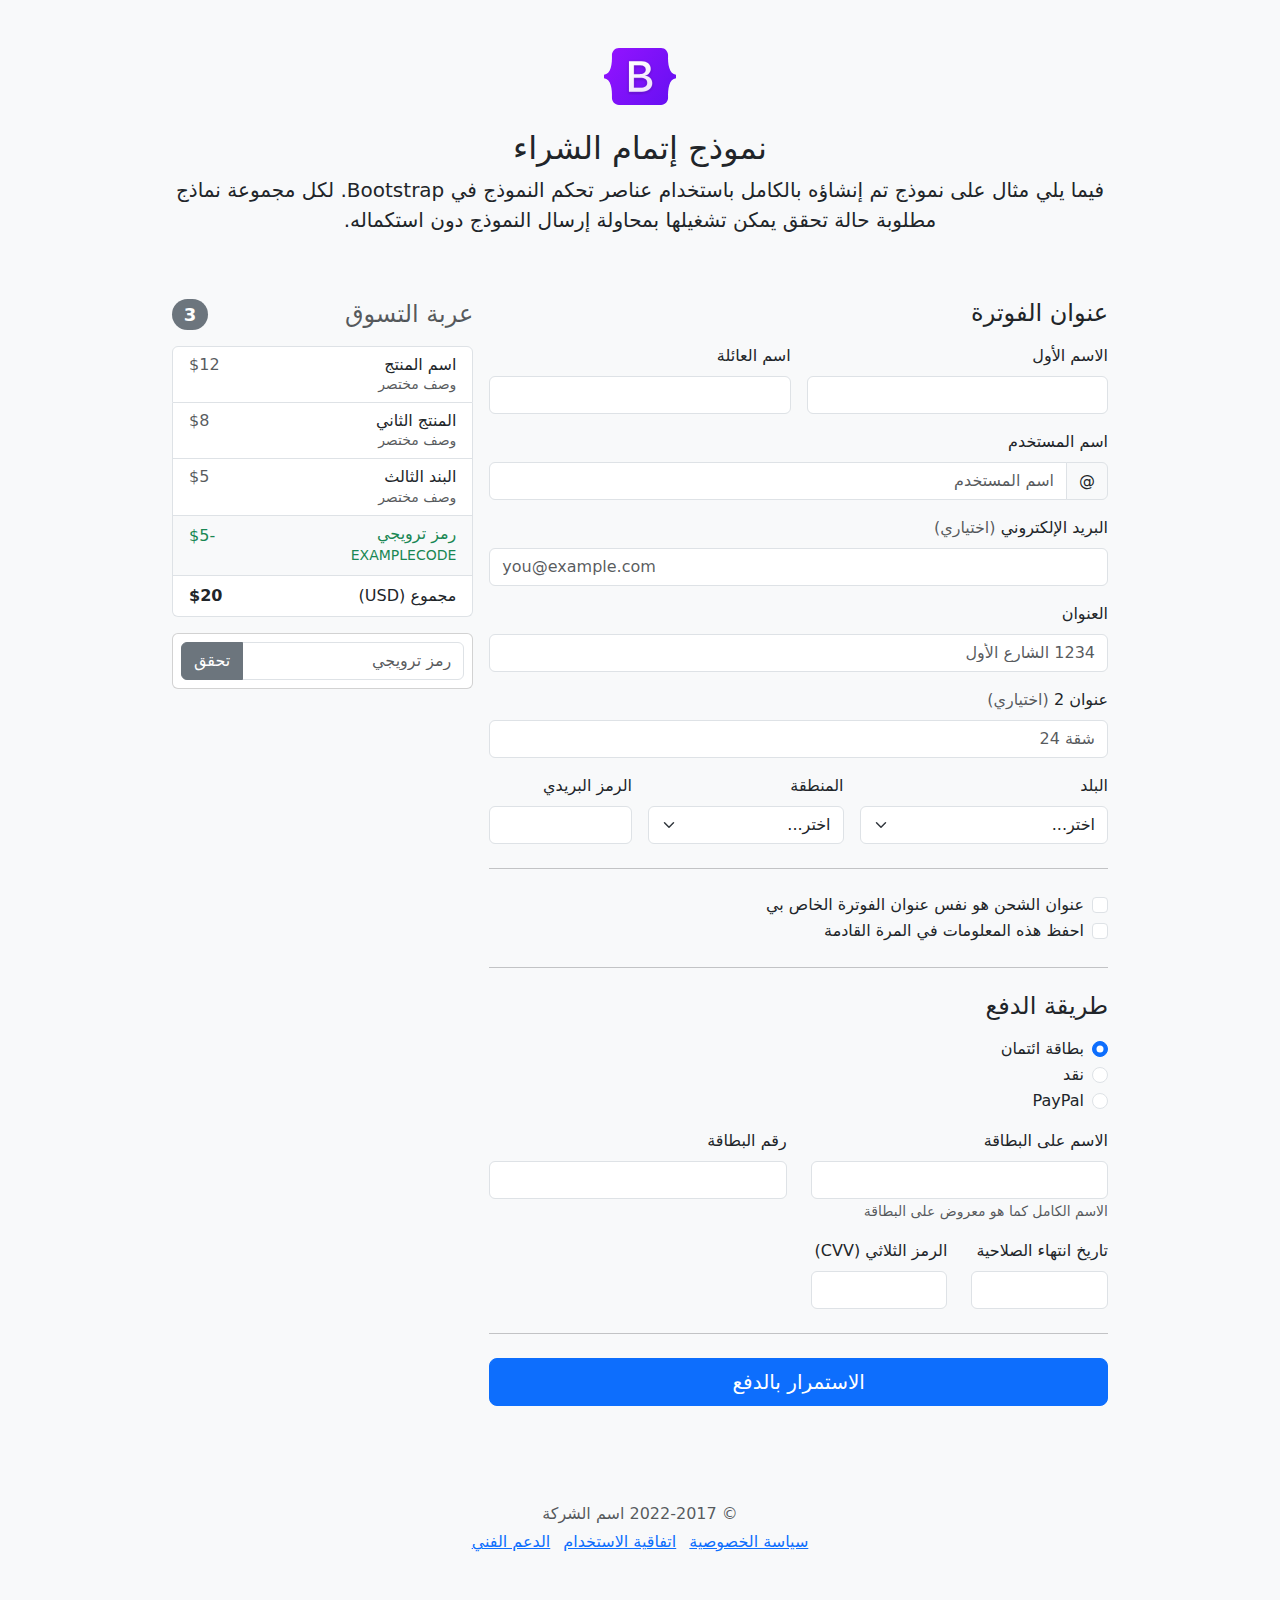
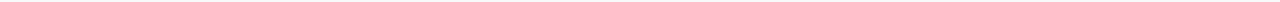
<file: bootstrap-5.3.0-alpha1-examples/checkout-rtl/index.html>
<!doctype html>
<html lang="ar" dir="rtl">
  <head>
    <meta charset="utf-8">
    <meta name="viewport" content="width=device-width, initial-scale=1">
    <meta name="description" content="">
    <meta name="author" content="Mark Otto, Jacob Thornton, and Bootstrap contributors">
    <meta name="generator" content="Hugo 0.108.0">
    <title>مثال إتمام الشراء · Bootstrap v5.3</title>

    <link rel="canonical" href="https://getbootstrap.com/docs/5.3/examples/checkout-rtl/">

    

    

<link href="../assets/dist/css/bootstrap.rtl.min.css" rel="stylesheet">

    <style>
      .bd-placeholder-img {
        font-size: 1.125rem;
        text-anchor: middle;
        -webkit-user-select: none;
        -moz-user-select: none;
        user-select: none;
      }

      @media (min-width: 768px) {
        .bd-placeholder-img-lg {
          font-size: 3.5rem;
        }
      }

      .b-example-divider {
        height: 3rem;
        background-color: rgba(0, 0, 0, .1);
        border: solid rgba(0, 0, 0, .15);
        border-width: 1px 0;
        box-shadow: inset 0 .5em 1.5em rgba(0, 0, 0, .1), inset 0 .125em .5em rgba(0, 0, 0, .15);
      }

      .b-example-vr {
        flex-shrink: 0;
        width: 1.5rem;
        height: 100vh;
      }

      .bi {
        vertical-align: -.125em;
        fill: currentColor;
      }

      .nav-scroller {
        position: relative;
        z-index: 2;
        height: 2.75rem;
        overflow-y: hidden;
      }

      .nav-scroller .nav {
        display: flex;
        flex-wrap: nowrap;
        padding-bottom: 1rem;
        margin-top: -1px;
        overflow-x: auto;
        text-align: center;
        white-space: nowrap;
        -webkit-overflow-scrolling: touch;
      }
    </style>

    
    <!-- Custom styles for this template -->
    <link href="../checkout/checkout.css" rel="stylesheet">
  </head>
  <body class="bg-light">
    
<div class="container">
  <main>
    <div class="py-5 text-center">
      <img class="d-block mx-auto mb-4" src="../assets/brand/bootstrap-logo.svg" alt="" width="72" height="57">
      <h2>نموذج إتمام الشراء</h2>
      <p class="lead">فيما يلي مثال على نموذج تم إنشاؤه بالكامل باستخدام عناصر تحكم النموذج في Bootstrap. لكل مجموعة نماذج مطلوبة حالة تحقق يمكن تشغيلها بمحاولة إرسال النموذج دون استكماله.</p>
    </div>

    <div class="row g-3">
      <div class="col-md-5 col-lg-4 order-md-last">
        <h4 class="d-flex justify-content-between align-items-center mb-3">
          <span class="text-muted">عربة التسوق</span>
          <span class="badge bg-secondary rounded-pill">3</span>
        </h4>
        <ul class="list-group mb-3">
          <li class="list-group-item d-flex justify-content-between lh-sm">
            <div>
              <h6 class="my-0">اسم المنتج</h6>
              <small class="text-muted">وصف مختصر</small>
            </div>
            <span class="text-muted">$12</span>
          </li>
          <li class="list-group-item d-flex justify-content-between lh-sm">
            <div>
              <h6 class="my-0">المنتج الثاني</h6>
              <small class="text-muted">وصف مختصر</small>
            </div>
            <span class="text-muted">$8</span>
          </li>
          <li class="list-group-item d-flex justify-content-between lh-sm">
            <div>
              <h6 class="my-0">البند الثالث</h6>
              <small class="text-muted">وصف مختصر</small>
            </div>
            <span class="text-muted">$5</span>
          </li>
          <li class="list-group-item d-flex justify-content-between bg-light">
            <div class="text-success">
              <h6 class="my-0">رمز ترويجي</h6>
              <small>EXAMPLECODE</small>
            </div>
            <span class="text-success">-$5</span>
          </li>
          <li class="list-group-item d-flex justify-content-between">
            <span>مجموع (USD)</span>
            <strong>$20</strong>
          </li>
        </ul>

        <form class="card p-2">
          <div class="input-group">
            <input type="text" class="form-control" placeholder="رمز ترويجي">
            <button type="submit" class="btn btn-secondary">تحقق</button>
          </div>
        </form>
      </div>
      <div class="col-md-7 col-lg-8">
        <h4 class="mb-3">عنوان الفوترة</h4>
        <form class="needs-validation" novalidate>
          <div class="row g-3">
            <div class="col-sm-6">
              <label for="firstName" class="form-label">الاسم الأول</label>
              <input type="text" class="form-control" id="firstName" placeholder="" value="" required>
              <div class="invalid-feedback">
                يرجى إدخال اسم أول صحيح.
              </div>
            </div>

            <div class="col-sm-6">
              <label for="lastName" class="form-label">اسم العائلة</label>
              <input type="text" class="form-control" id="lastName" placeholder="" value="" required>
              <div class="invalid-feedback">
                يرجى إدخال اسم عائلة صحيح.
              </div>
            </div>

            <div class="col-12">
              <label for="username" class="form-label">اسم المستخدم</label>
              <div class="input-group has-validation">
                <span class="input-group-text">@</span>
                <input type="text" class="form-control" id="username" placeholder="اسم المستخدم" required>
              <div class="invalid-feedback">
                اسم المستخدم الخاص بك مطلوب.
                </div>
              </div>
            </div>

            <div class="col-12">
              <label for="email" class="form-label">البريد الإلكتروني <span class="text-muted">(اختياري)</span></label>
              <input type="email" class="form-control" id="email" placeholder="you@example.com">
              <div class="invalid-feedback">
                يرجى إدخال عنوان بريد إلكتروني صحيح لتصلكم تحديثات الشحن.
              </div>
            </div>

            <div class="col-12">
              <label for="address" class="form-label">العنوان</label>
              <input type="text" class="form-control" id="address" placeholder="1234 الشارع الأول" required>
              <div class="invalid-feedback">
                يرجى إدخال عنوان الشحن الخاص بك.
              </div>
            </div>

            <div class="col-12">
              <label for="address2" class="form-label">عنوان 2 <span class="text-muted">(اختياري)</span></label>
              <input type="text" class="form-control" id="address2" placeholder="شقة 24">
            </div>

            <div class="col-md-5">
              <label for="country" class="form-label">البلد</label>
              <select class="form-select" id="country" required>
                <option value="">اختر...</option>
                <option>الولايات المتحدة الأمريكية</option>
              </select>
              <div class="invalid-feedback">
                يرجى اختيار بلد صحيح.
              </div>
            </div>

            <div class="col-md-4">
              <label for="state" class="form-label">المنطقة</label>
              <select class="form-select" id="state" required>
                <option value="">اختر...</option>
                <option>كاليفورنيا</option>
              </select>
              <div class="invalid-feedback">
                يرجى اختيار اسم منطقة صحيح.
              </div>
            </div>

            <div class="col-md-3">
              <label for="zip" class="form-label">الرمز البريدي</label>
              <input type="text" class="form-control" id="zip" placeholder="" required>
              <div class="invalid-feedback">
                الرمز البريدي مطلوب.
              </div>
            </div>
          </div>

          <hr class="my-4">

          <div class="form-check">
            <input type="checkbox" class="form-check-input" id="same-address">
            <label class="form-check-label" for="same-address">عنوان الشحن هو نفس عنوان الفوترة الخاص بي</label>
          </div>

          <div class="form-check">
            <input type="checkbox" class="form-check-input" id="save-info">
            <label class="form-check-label" for="save-info">احفظ هذه المعلومات في المرة القادمة</label>
          </div>

          <hr class="my-4">

          <h4 class="mb-3">طريقة الدفع</h4>

          <div class="my-3">
            <div class="form-check">
              <input id="credit" name="paymentMethod" type="radio" class="form-check-input" checked required>
              <label class="form-check-label" for="credit">بطاقة ائتمان</label>
            </div>
            <div class="form-check">
              <input id="cash" name="paymentMethod" type="radio" class="form-check-input" required>
              <label class="form-check-label" for="cash">نقد</label>
            </div>
            <div class="form-check">
              <input id="paypal" name="paymentMethod" type="radio" class="form-check-input" required>
              <label class="form-check-label" for="paypal">PayPal</label>
            </div>
          </div>

          <div class="row gy-3">
            <div class="col-md-6">
              <label for="cc-name" class="form-label">الاسم على البطاقة</label>
              <input type="text" class="form-control" id="cc-name" placeholder="" required>
              <small class="text-muted">الاسم الكامل كما هو معروض على البطاقة</small>
              <div class="invalid-feedback">
                الاسم على البطاقة مطلوب
              </div>
            </div>

            <div class="col-md-6">
              <label for="cc-number" class="form-label">رقم البطاقة</label>
              <input type="text" class="form-control" id="cc-number" placeholder="" required>
              <div class="invalid-feedback">
                رقم بطاقة الائتمان مطلوب
              </div>
            </div>

            <div class="col-md-3">
              <label for="cc-expiration" class="form-label">تاريخ انتهاء الصلاحية</label>
              <input type="text" class="form-control" id="cc-expiration" placeholder="" required>
              <div class="invalid-feedback">
                تاريخ انتهاء الصلاحية مطلوب
              </div>
            </div>

            <div class="col-md-3">
              <label for="cc-cvv" class="form-label">الرمز الثلاثي (CVV)</label>
              <input type="text" class="form-control" id="cc-cvv" placeholder="" required>
              <div class="invalid-feedback">
                رمز الحماية مطلوب
              </div>
            </div>
          </div>

          <hr class="my-4">

          <button class="w-100 btn btn-primary btn-lg" type="submit">الاستمرار بالدفع</button>
        </form>
      </div>
    </div>
  </main>
  <footer class="my-5 pt-5 text-muted text-center text-small">
    <p class="mb-1">&copy; 2022-2017 اسم الشركة</p>
    <ul class="list-inline">
      <li class="list-inline-item"><a href="#">سياسة الخصوصية</a></li>
      <li class="list-inline-item"><a href="#">اتفاقية الاستخدام</a></li>
      <li class="list-inline-item"><a href="#">الدعم الفني</a></li>
    </ul>
  </footer>
</div>


    <script src="../assets/dist/js/bootstrap.bundle.min.js"></script>

      <script src="../checkout/checkout.js"></script>
  </body>
</html>
</file>
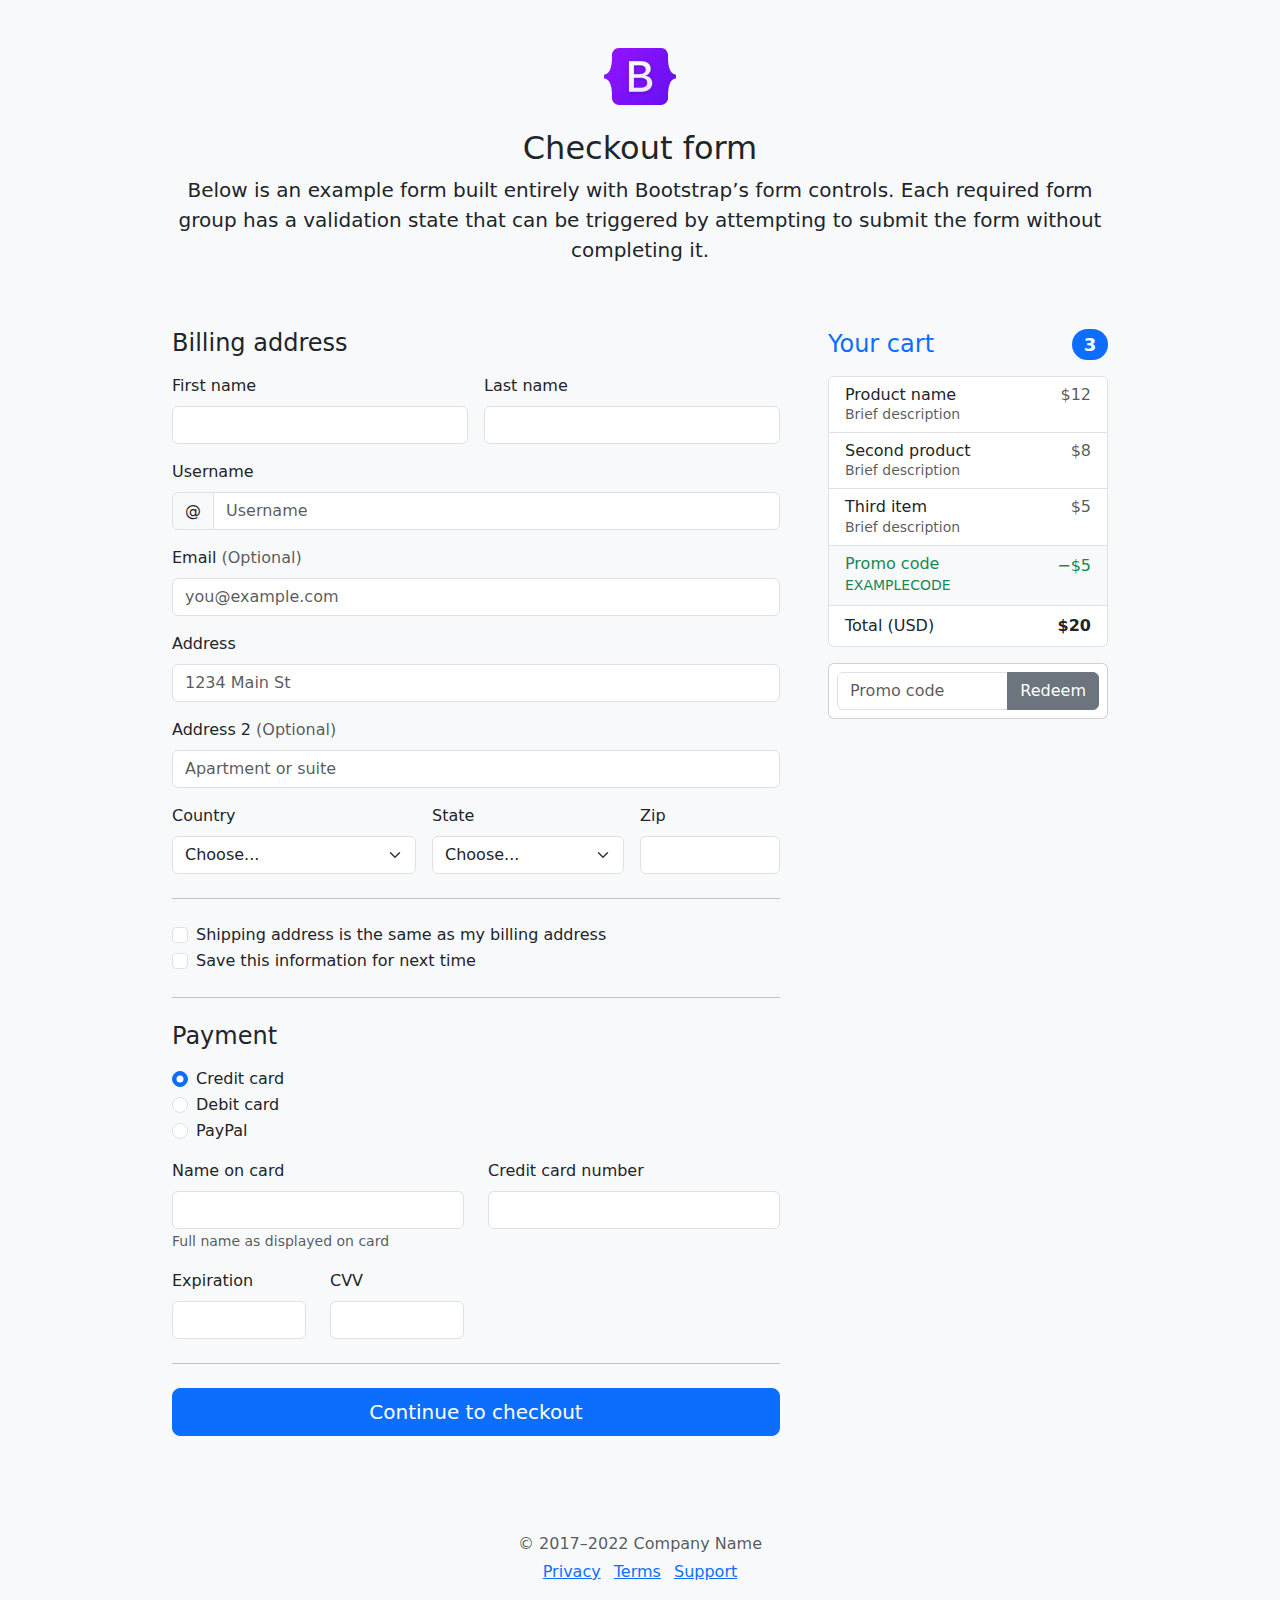
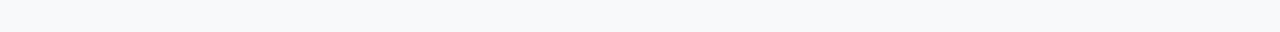
<file: bootstrap-5.3.0-alpha1-examples/checkout/index.html>
<!doctype html>
<html lang="en">
  <head>
    <meta charset="utf-8">
    <meta name="viewport" content="width=device-width, initial-scale=1">
    <meta name="description" content="">
    <meta name="author" content="Mark Otto, Jacob Thornton, and Bootstrap contributors">
    <meta name="generator" content="Hugo 0.108.0">
    <title>Checkout example · Bootstrap v5.3</title>

    <link rel="canonical" href="https://getbootstrap.com/docs/5.3/examples/checkout/">

    

    

<link href="../assets/dist/css/bootstrap.min.css" rel="stylesheet">

    <style>
      .bd-placeholder-img {
        font-size: 1.125rem;
        text-anchor: middle;
        -webkit-user-select: none;
        -moz-user-select: none;
        user-select: none;
      }

      @media (min-width: 768px) {
        .bd-placeholder-img-lg {
          font-size: 3.5rem;
        }
      }

      .b-example-divider {
        height: 3rem;
        background-color: rgba(0, 0, 0, .1);
        border: solid rgba(0, 0, 0, .15);
        border-width: 1px 0;
        box-shadow: inset 0 .5em 1.5em rgba(0, 0, 0, .1), inset 0 .125em .5em rgba(0, 0, 0, .15);
      }

      .b-example-vr {
        flex-shrink: 0;
        width: 1.5rem;
        height: 100vh;
      }

      .bi {
        vertical-align: -.125em;
        fill: currentColor;
      }

      .nav-scroller {
        position: relative;
        z-index: 2;
        height: 2.75rem;
        overflow-y: hidden;
      }

      .nav-scroller .nav {
        display: flex;
        flex-wrap: nowrap;
        padding-bottom: 1rem;
        margin-top: -1px;
        overflow-x: auto;
        text-align: center;
        white-space: nowrap;
        -webkit-overflow-scrolling: touch;
      }
    </style>

    
    <!-- Custom styles for this template -->
    <link href="checkout.css" rel="stylesheet">
  </head>
  <body class="bg-light">
    
<div class="container">
  <main>
    <div class="py-5 text-center">
      <img class="d-block mx-auto mb-4" src="../assets/brand/bootstrap-logo.svg" alt="" width="72" height="57">
      <h2>Checkout form</h2>
      <p class="lead">Below is an example form built entirely with Bootstrap’s form controls. Each required form group has a validation state that can be triggered by attempting to submit the form without completing it.</p>
    </div>

    <div class="row g-5">
      <div class="col-md-5 col-lg-4 order-md-last">
        <h4 class="d-flex justify-content-between align-items-center mb-3">
          <span class="text-primary">Your cart</span>
          <span class="badge bg-primary rounded-pill">3</span>
        </h4>
        <ul class="list-group mb-3">
          <li class="list-group-item d-flex justify-content-between lh-sm">
            <div>
              <h6 class="my-0">Product name</h6>
              <small class="text-muted">Brief description</small>
            </div>
            <span class="text-muted">$12</span>
          </li>
          <li class="list-group-item d-flex justify-content-between lh-sm">
            <div>
              <h6 class="my-0">Second product</h6>
              <small class="text-muted">Brief description</small>
            </div>
            <span class="text-muted">$8</span>
          </li>
          <li class="list-group-item d-flex justify-content-between lh-sm">
            <div>
              <h6 class="my-0">Third item</h6>
              <small class="text-muted">Brief description</small>
            </div>
            <span class="text-muted">$5</span>
          </li>
          <li class="list-group-item d-flex justify-content-between bg-light">
            <div class="text-success">
              <h6 class="my-0">Promo code</h6>
              <small>EXAMPLECODE</small>
            </div>
            <span class="text-success">−$5</span>
          </li>
          <li class="list-group-item d-flex justify-content-between">
            <span>Total (USD)</span>
            <strong>$20</strong>
          </li>
        </ul>

        <form class="card p-2">
          <div class="input-group">
            <input type="text" class="form-control" placeholder="Promo code">
            <button type="submit" class="btn btn-secondary">Redeem</button>
          </div>
        </form>
      </div>
      <div class="col-md-7 col-lg-8">
        <h4 class="mb-3">Billing address</h4>
        <form class="needs-validation" novalidate>
          <div class="row g-3">
            <div class="col-sm-6">
              <label for="firstName" class="form-label">First name</label>
              <input type="text" class="form-control" id="firstName" placeholder="" value="" required>
              <div class="invalid-feedback">
                Valid first name is required.
              </div>
            </div>

            <div class="col-sm-6">
              <label for="lastName" class="form-label">Last name</label>
              <input type="text" class="form-control" id="lastName" placeholder="" value="" required>
              <div class="invalid-feedback">
                Valid last name is required.
              </div>
            </div>

            <div class="col-12">
              <label for="username" class="form-label">Username</label>
              <div class="input-group has-validation">
                <span class="input-group-text">@</span>
                <input type="text" class="form-control" id="username" placeholder="Username" required>
              <div class="invalid-feedback">
                  Your username is required.
                </div>
              </div>
            </div>

            <div class="col-12">
              <label for="email" class="form-label">Email <span class="text-muted">(Optional)</span></label>
              <input type="email" class="form-control" id="email" placeholder="you@example.com">
              <div class="invalid-feedback">
                Please enter a valid email address for shipping updates.
              </div>
            </div>

            <div class="col-12">
              <label for="address" class="form-label">Address</label>
              <input type="text" class="form-control" id="address" placeholder="1234 Main St" required>
              <div class="invalid-feedback">
                Please enter your shipping address.
              </div>
            </div>

            <div class="col-12">
              <label for="address2" class="form-label">Address 2 <span class="text-muted">(Optional)</span></label>
              <input type="text" class="form-control" id="address2" placeholder="Apartment or suite">
            </div>

            <div class="col-md-5">
              <label for="country" class="form-label">Country</label>
              <select class="form-select" id="country" required>
                <option value="">Choose...</option>
                <option>United States</option>
              </select>
              <div class="invalid-feedback">
                Please select a valid country.
              </div>
            </div>

            <div class="col-md-4">
              <label for="state" class="form-label">State</label>
              <select class="form-select" id="state" required>
                <option value="">Choose...</option>
                <option>California</option>
              </select>
              <div class="invalid-feedback">
                Please provide a valid state.
              </div>
            </div>

            <div class="col-md-3">
              <label for="zip" class="form-label">Zip</label>
              <input type="text" class="form-control" id="zip" placeholder="" required>
              <div class="invalid-feedback">
                Zip code required.
              </div>
            </div>
          </div>

          <hr class="my-4">

          <div class="form-check">
            <input type="checkbox" class="form-check-input" id="same-address">
            <label class="form-check-label" for="same-address">Shipping address is the same as my billing address</label>
          </div>

          <div class="form-check">
            <input type="checkbox" class="form-check-input" id="save-info">
            <label class="form-check-label" for="save-info">Save this information for next time</label>
          </div>

          <hr class="my-4">

          <h4 class="mb-3">Payment</h4>

          <div class="my-3">
            <div class="form-check">
              <input id="credit" name="paymentMethod" type="radio" class="form-check-input" checked required>
              <label class="form-check-label" for="credit">Credit card</label>
            </div>
            <div class="form-check">
              <input id="debit" name="paymentMethod" type="radio" class="form-check-input" required>
              <label class="form-check-label" for="debit">Debit card</label>
            </div>
            <div class="form-check">
              <input id="paypal" name="paymentMethod" type="radio" class="form-check-input" required>
              <label class="form-check-label" for="paypal">PayPal</label>
            </div>
          </div>

          <div class="row gy-3">
            <div class="col-md-6">
              <label for="cc-name" class="form-label">Name on card</label>
              <input type="text" class="form-control" id="cc-name" placeholder="" required>
              <small class="text-muted">Full name as displayed on card</small>
              <div class="invalid-feedback">
                Name on card is required
              </div>
            </div>

            <div class="col-md-6">
              <label for="cc-number" class="form-label">Credit card number</label>
              <input type="text" class="form-control" id="cc-number" placeholder="" required>
              <div class="invalid-feedback">
                Credit card number is required
              </div>
            </div>

            <div class="col-md-3">
              <label for="cc-expiration" class="form-label">Expiration</label>
              <input type="text" class="form-control" id="cc-expiration" placeholder="" required>
              <div class="invalid-feedback">
                Expiration date required
              </div>
            </div>

            <div class="col-md-3">
              <label for="cc-cvv" class="form-label">CVV</label>
              <input type="text" class="form-control" id="cc-cvv" placeholder="" required>
              <div class="invalid-feedback">
                Security code required
              </div>
            </div>
          </div>

          <hr class="my-4">

          <button class="w-100 btn btn-primary btn-lg" type="submit">Continue to checkout</button>
        </form>
      </div>
    </div>
  </main>

  <footer class="my-5 pt-5 text-muted text-center text-small">
    <p class="mb-1">&copy; 2017–2022 Company Name</p>
    <ul class="list-inline">
      <li class="list-inline-item"><a href="#">Privacy</a></li>
      <li class="list-inline-item"><a href="#">Terms</a></li>
      <li class="list-inline-item"><a href="#">Support</a></li>
    </ul>
  </footer>
</div>


    <script src="../assets/dist/js/bootstrap.bundle.min.js"></script>

      <script src="checkout.js"></script>
  </body>
</html>
</file>
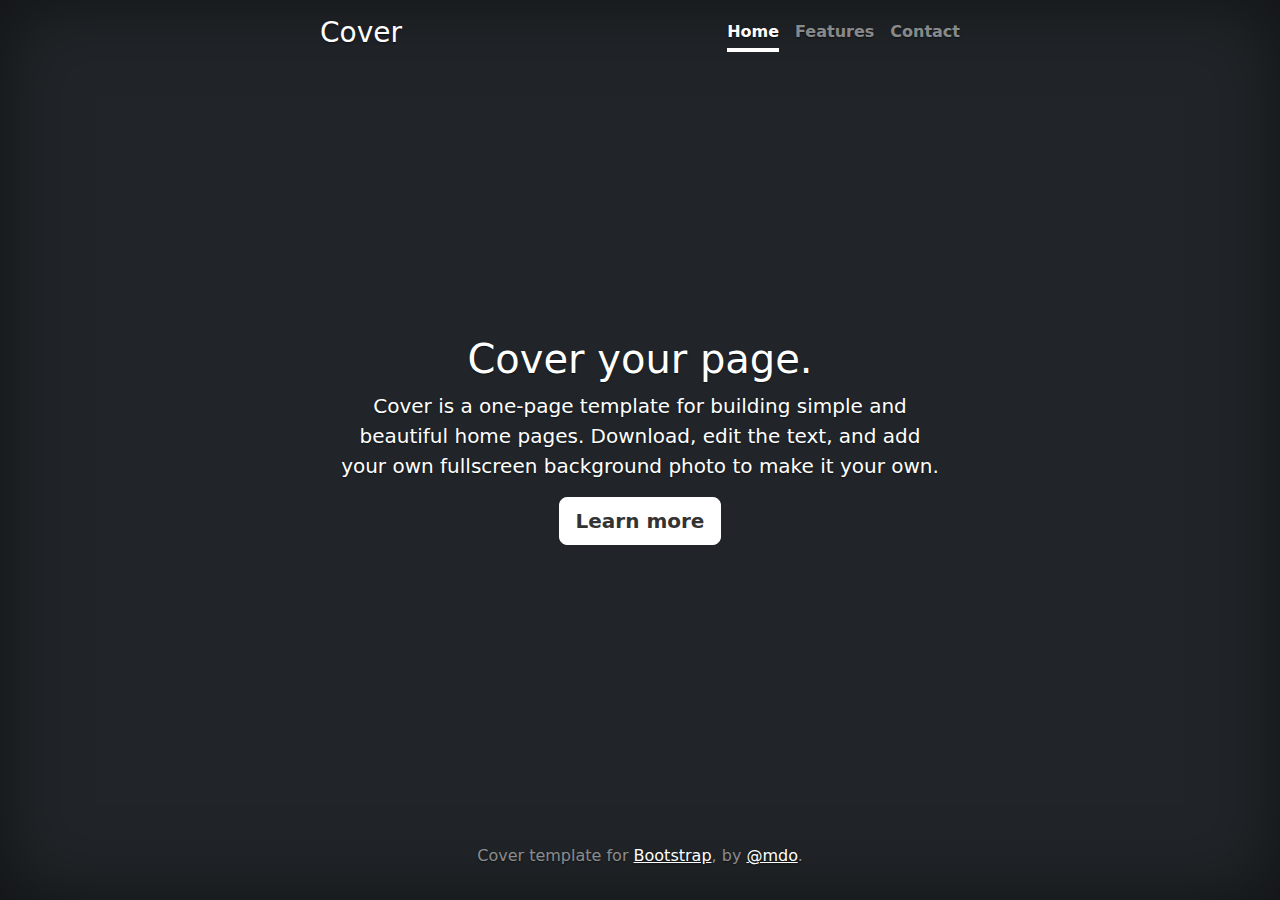
<file: bootstrap-5.3.0-alpha1-examples/cover/index.html>
<!doctype html>
<html lang="en" class="h-100">
  <head>
    <meta charset="utf-8">
    <meta name="viewport" content="width=device-width, initial-scale=1">
    <meta name="description" content="">
    <meta name="author" content="Mark Otto, Jacob Thornton, and Bootstrap contributors">
    <meta name="generator" content="Hugo 0.108.0">
    <title>Cover Template · Bootstrap v5.3</title>

    <link rel="canonical" href="https://getbootstrap.com/docs/5.3/examples/cover/">

    

    

<link href="../assets/dist/css/bootstrap.min.css" rel="stylesheet">

    <style>
      .bd-placeholder-img {
        font-size: 1.125rem;
        text-anchor: middle;
        -webkit-user-select: none;
        -moz-user-select: none;
        user-select: none;
      }

      @media (min-width: 768px) {
        .bd-placeholder-img-lg {
          font-size: 3.5rem;
        }
      }

      .b-example-divider {
        height: 3rem;
        background-color: rgba(0, 0, 0, .1);
        border: solid rgba(0, 0, 0, .15);
        border-width: 1px 0;
        box-shadow: inset 0 .5em 1.5em rgba(0, 0, 0, .1), inset 0 .125em .5em rgba(0, 0, 0, .15);
      }

      .b-example-vr {
        flex-shrink: 0;
        width: 1.5rem;
        height: 100vh;
      }

      .bi {
        vertical-align: -.125em;
        fill: currentColor;
      }

      .nav-scroller {
        position: relative;
        z-index: 2;
        height: 2.75rem;
        overflow-y: hidden;
      }

      .nav-scroller .nav {
        display: flex;
        flex-wrap: nowrap;
        padding-bottom: 1rem;
        margin-top: -1px;
        overflow-x: auto;
        text-align: center;
        white-space: nowrap;
        -webkit-overflow-scrolling: touch;
      }
    </style>

    
    <!-- Custom styles for this template -->
    <link href="cover.css" rel="stylesheet">
  </head>
  <body class="d-flex h-100 text-center text-bg-dark">
    
<div class="cover-container d-flex w-100 h-100 p-3 mx-auto flex-column">
  <header class="mb-auto">
    <div>
      <h3 class="float-md-start mb-0">Cover</h3>
      <nav class="nav nav-masthead justify-content-center float-md-end">
        <a class="nav-link fw-bold py-1 px-0 active" aria-current="page" href="#">Home</a>
        <a class="nav-link fw-bold py-1 px-0" href="#">Features</a>
        <a class="nav-link fw-bold py-1 px-0" href="#">Contact</a>
      </nav>
    </div>
  </header>

  <main class="px-3">
    <h1>Cover your page.</h1>
    <p class="lead">Cover is a one-page template for building simple and beautiful home pages. Download, edit the text, and add your own fullscreen background photo to make it your own.</p>
    <p class="lead">
      <a href="#" class="btn btn-lg btn-light fw-bold border-white bg-white">Learn more</a>
    </p>
  </main>

  <footer class="mt-auto text-white-50">
    <p>Cover template for <a href="https://getbootstrap.com/" class="text-white">Bootstrap</a>, by <a href="https://twitter.com/mdo" class="text-white">@mdo</a>.</p>
  </footer>
</div>


    
  </body>
</html>
</file>
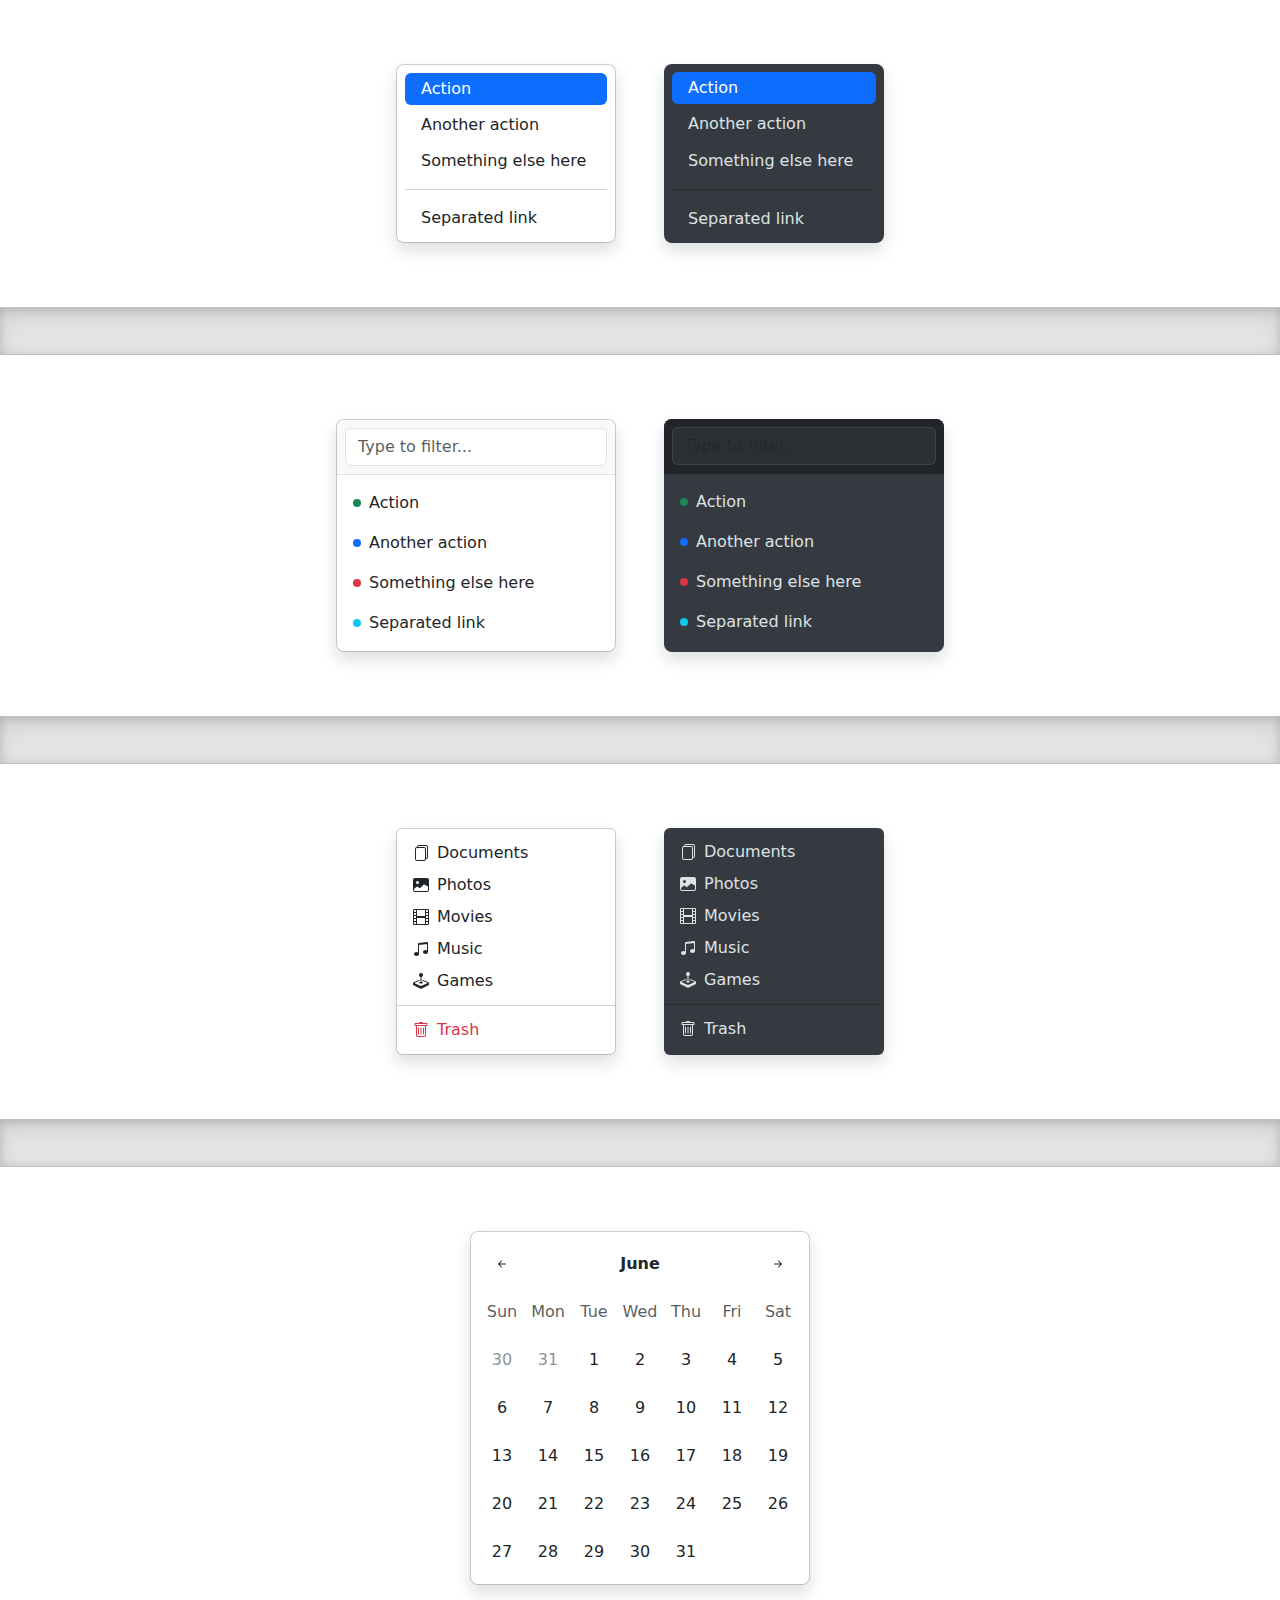
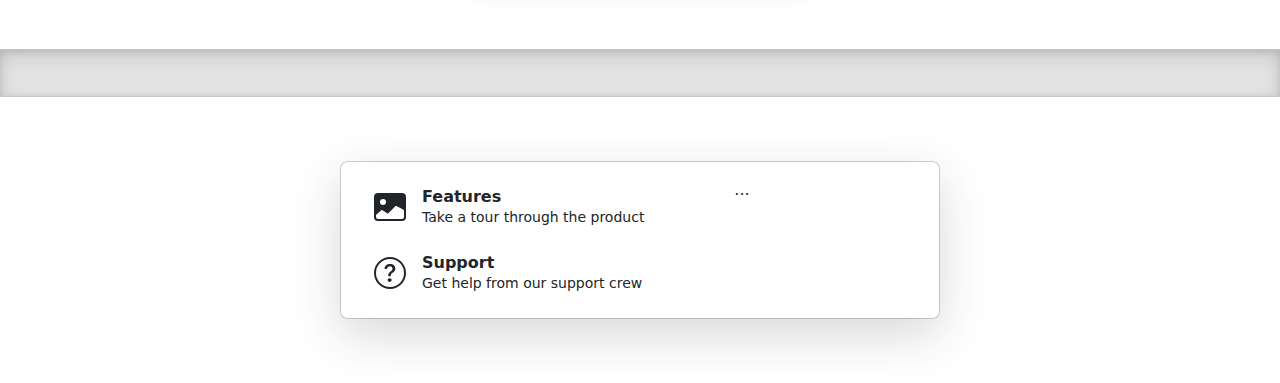
<file: bootstrap-5.3.0-alpha1-examples/dropdowns/index.html>
<!doctype html>
<html lang="en">
  <head>
    <meta charset="utf-8">
    <meta name="viewport" content="width=device-width, initial-scale=1">
    <meta name="description" content="">
    <meta name="author" content="Mark Otto, Jacob Thornton, and Bootstrap contributors">
    <meta name="generator" content="Hugo 0.108.0">
    <title>Dropdowns · Bootstrap v5.3</title>

    <link rel="canonical" href="https://getbootstrap.com/docs/5.3/examples/dropdowns/">

    

    

<link href="../assets/dist/css/bootstrap.min.css" rel="stylesheet">

    <style>
      .bd-placeholder-img {
        font-size: 1.125rem;
        text-anchor: middle;
        -webkit-user-select: none;
        -moz-user-select: none;
        user-select: none;
      }

      @media (min-width: 768px) {
        .bd-placeholder-img-lg {
          font-size: 3.5rem;
        }
      }

      .b-example-divider {
        height: 3rem;
        background-color: rgba(0, 0, 0, .1);
        border: solid rgba(0, 0, 0, .15);
        border-width: 1px 0;
        box-shadow: inset 0 .5em 1.5em rgba(0, 0, 0, .1), inset 0 .125em .5em rgba(0, 0, 0, .15);
      }

      .b-example-vr {
        flex-shrink: 0;
        width: 1.5rem;
        height: 100vh;
      }

      .bi {
        vertical-align: -.125em;
        fill: currentColor;
      }

      .nav-scroller {
        position: relative;
        z-index: 2;
        height: 2.75rem;
        overflow-y: hidden;
      }

      .nav-scroller .nav {
        display: flex;
        flex-wrap: nowrap;
        padding-bottom: 1rem;
        margin-top: -1px;
        overflow-x: auto;
        text-align: center;
        white-space: nowrap;
        -webkit-overflow-scrolling: touch;
      }
    </style>

    
    <!-- Custom styles for this template -->
    <link href="dropdowns.css" rel="stylesheet">
  </head>
  <body>
    
<svg xmlns="http://www.w3.org/2000/svg" style="display: none;">
  <symbol id="bootstrap" viewBox="0 0 118 94">
    <title>Bootstrap</title>
    <path fill-rule="evenodd" clip-rule="evenodd" d="M24.509 0c-6.733 0-11.715 5.893-11.492 12.284.214 6.14-.064 14.092-2.066 20.577C8.943 39.365 5.547 43.485 0 44.014v5.972c5.547.529 8.943 4.649 10.951 11.153 2.002 6.485 2.28 14.437 2.066 20.577C12.794 88.106 17.776 94 24.51 94H93.5c6.733 0 11.714-5.893 11.491-12.284-.214-6.14.064-14.092 2.066-20.577 2.009-6.504 5.396-10.624 10.943-11.153v-5.972c-5.547-.529-8.934-4.649-10.943-11.153-2.002-6.484-2.28-14.437-2.066-20.577C105.214 5.894 100.233 0 93.5 0H24.508zM80 57.863C80 66.663 73.436 72 62.543 72H44a2 2 0 01-2-2V24a2 2 0 012-2h18.437c9.083 0 15.044 4.92 15.044 12.474 0 5.302-4.01 10.049-9.119 10.88v.277C75.317 46.394 80 51.21 80 57.863zM60.521 28.34H49.948v14.934h8.905c6.884 0 10.68-2.772 10.68-7.727 0-4.643-3.264-7.207-9.012-7.207zM49.948 49.2v16.458H60.91c7.167 0 10.964-2.876 10.964-8.281 0-5.406-3.903-8.178-11.425-8.178H49.948z"></path>
  </symbol>

  <symbol id="exclamation-triangle-fill" viewBox="0 0 16 16">
    <path d="M8.982 1.566a1.13 1.13 0 0 0-1.96 0L.165 13.233c-.457.778.091 1.767.98 1.767h13.713c.889 0 1.438-.99.98-1.767L8.982 1.566zM8 5c.535 0 .954.462.9.995l-.35 3.507a.552.552 0 0 1-1.1 0L7.1 5.995A.905.905 0 0 1 8 5zm.002 6a1 1 0 1 1 0 2 1 1 0 0 1 0-2z"/>
  </symbol>

  <symbol id="check2" viewBox="0 0 16 16">
    <path d="M13.854 3.646a.5.5 0 0 1 0 .708l-7 7a.5.5 0 0 1-.708 0l-3.5-3.5a.5.5 0 1 1 .708-.708L6.5 10.293l6.646-6.647a.5.5 0 0 1 .708 0z"/>
  </symbol>

  <symbol id="check2-circle" viewBox="0 0 16 16">
    <path d="M2.5 8a5.5 5.5 0 0 1 8.25-4.764.5.5 0 0 0 .5-.866A6.5 6.5 0 1 0 14.5 8a.5.5 0 0 0-1 0 5.5 5.5 0 1 1-11 0z"/>
    <path d="M15.354 3.354a.5.5 0 0 0-.708-.708L8 9.293 5.354 6.646a.5.5 0 1 0-.708.708l3 3a.5.5 0 0 0 .708 0l7-7z"/>
  </symbol>

  <symbol id="bookmark-star" viewBox="0 0 16 16">
    <path d="M7.84 4.1a.178.178 0 0 1 .32 0l.634 1.285a.178.178 0 0 0 .134.098l1.42.206c.145.021.204.2.098.303L9.42 6.993a.178.178 0 0 0-.051.158l.242 1.414a.178.178 0 0 1-.258.187l-1.27-.668a.178.178 0 0 0-.165 0l-1.27.668a.178.178 0 0 1-.257-.187l.242-1.414a.178.178 0 0 0-.05-.158l-1.03-1.001a.178.178 0 0 1 .098-.303l1.42-.206a.178.178 0 0 0 .134-.098L7.84 4.1z"/>
    <path d="M2 2a2 2 0 0 1 2-2h8a2 2 0 0 1 2 2v13.5a.5.5 0 0 1-.777.416L8 13.101l-5.223 2.815A.5.5 0 0 1 2 15.5V2zm2-1a1 1 0 0 0-1 1v12.566l4.723-2.482a.5.5 0 0 1 .554 0L13 14.566V2a1 1 0 0 0-1-1H4z"/>
  </symbol>

  <symbol id="grid-fill" viewBox="0 0 16 16">
    <path d="M1 2.5A1.5 1.5 0 0 1 2.5 1h3A1.5 1.5 0 0 1 7 2.5v3A1.5 1.5 0 0 1 5.5 7h-3A1.5 1.5 0 0 1 1 5.5v-3zm8 0A1.5 1.5 0 0 1 10.5 1h3A1.5 1.5 0 0 1 15 2.5v3A1.5 1.5 0 0 1 13.5 7h-3A1.5 1.5 0 0 1 9 5.5v-3zm-8 8A1.5 1.5 0 0 1 2.5 9h3A1.5 1.5 0 0 1 7 10.5v3A1.5 1.5 0 0 1 5.5 15h-3A1.5 1.5 0 0 1 1 13.5v-3zm8 0A1.5 1.5 0 0 1 10.5 9h3a1.5 1.5 0 0 1 1.5 1.5v3a1.5 1.5 0 0 1-1.5 1.5h-3A1.5 1.5 0 0 1 9 13.5v-3z"/>
  </symbol>

  <symbol id="stars" viewBox="0 0 16 16">
    <path d="M7.657 6.247c.11-.33.576-.33.686 0l.645 1.937a2.89 2.89 0 0 0 1.829 1.828l1.936.645c.33.11.33.576 0 .686l-1.937.645a2.89 2.89 0 0 0-1.828 1.829l-.645 1.936a.361.361 0 0 1-.686 0l-.645-1.937a2.89 2.89 0 0 0-1.828-1.828l-1.937-.645a.361.361 0 0 1 0-.686l1.937-.645a2.89 2.89 0 0 0 1.828-1.828l.645-1.937zM3.794 1.148a.217.217 0 0 1 .412 0l.387 1.162c.173.518.579.924 1.097 1.097l1.162.387a.217.217 0 0 1 0 .412l-1.162.387A1.734 1.734 0 0 0 4.593 5.69l-.387 1.162a.217.217 0 0 1-.412 0L3.407 5.69A1.734 1.734 0 0 0 2.31 4.593l-1.162-.387a.217.217 0 0 1 0-.412l1.162-.387A1.734 1.734 0 0 0 3.407 2.31l.387-1.162zM10.863.099a.145.145 0 0 1 .274 0l.258.774c.115.346.386.617.732.732l.774.258a.145.145 0 0 1 0 .274l-.774.258a1.156 1.156 0 0 0-.732.732l-.258.774a.145.145 0 0 1-.274 0l-.258-.774a1.156 1.156 0 0 0-.732-.732L9.1 2.137a.145.145 0 0 1 0-.274l.774-.258c.346-.115.617-.386.732-.732L10.863.1z"/>
  </symbol>

  <symbol id="film" viewBox="0 0 16 16">
    <path d="M0 1a1 1 0 0 1 1-1h14a1 1 0 0 1 1 1v14a1 1 0 0 1-1 1H1a1 1 0 0 1-1-1V1zm4 0v6h8V1H4zm8 8H4v6h8V9zM1 1v2h2V1H1zm2 3H1v2h2V4zM1 7v2h2V7H1zm2 3H1v2h2v-2zm-2 3v2h2v-2H1zM15 1h-2v2h2V1zm-2 3v2h2V4h-2zm2 3h-2v2h2V7zm-2 3v2h2v-2h-2zm2 3h-2v2h2v-2z"/>
  </symbol>

  <symbol id="joystick" viewBox="0 0 16 16">
    <path d="M10 2a2 2 0 0 1-1.5 1.937v5.087c.863.083 1.5.377 1.5.726 0 .414-.895.75-2 .75s-2-.336-2-.75c0-.35.637-.643 1.5-.726V3.937A2 2 0 1 1 10 2z"/>
    <path d="M0 9.665v1.717a1 1 0 0 0 .553.894l6.553 3.277a2 2 0 0 0 1.788 0l6.553-3.277a1 1 0 0 0 .553-.894V9.665c0-.1-.06-.19-.152-.23L9.5 6.715v.993l5.227 2.178a.125.125 0 0 1 .001.23l-5.94 2.546a2 2 0 0 1-1.576 0l-5.94-2.546a.125.125 0 0 1 .001-.23L6.5 7.708l-.013-.988L.152 9.435a.25.25 0 0 0-.152.23z"/>
  </symbol>

  <symbol id="music-note-beamed" viewBox="0 0 16 16">
    <path d="M6 13c0 1.105-1.12 2-2.5 2S1 14.105 1 13c0-1.104 1.12-2 2.5-2s2.5.896 2.5 2zm9-2c0 1.105-1.12 2-2.5 2s-2.5-.895-2.5-2 1.12-2 2.5-2 2.5.895 2.5 2z"/>
    <path fill-rule="evenodd" d="M14 11V2h1v9h-1zM6 3v10H5V3h1z"/>
    <path d="M5 2.905a1 1 0 0 1 .9-.995l8-.8a1 1 0 0 1 1.1.995V3L5 4V2.905z"/>
  </symbol>

  <symbol id="files" viewBox="0 0 16 16">
    <path d="M13 0H6a2 2 0 0 0-2 2 2 2 0 0 0-2 2v10a2 2 0 0 0 2 2h7a2 2 0 0 0 2-2 2 2 0 0 0 2-2V2a2 2 0 0 0-2-2zm0 13V4a2 2 0 0 0-2-2H5a1 1 0 0 1 1-1h7a1 1 0 0 1 1 1v10a1 1 0 0 1-1 1zM3 4a1 1 0 0 1 1-1h7a1 1 0 0 1 1 1v10a1 1 0 0 1-1 1H4a1 1 0 0 1-1-1V4z"/>
  </symbol>

  <symbol id="image-fill" viewBox="0 0 16 16">
    <path d="M.002 3a2 2 0 0 1 2-2h12a2 2 0 0 1 2 2v10a2 2 0 0 1-2 2h-12a2 2 0 0 1-2-2V3zm1 9v1a1 1 0 0 0 1 1h12a1 1 0 0 0 1-1V9.5l-3.777-1.947a.5.5 0 0 0-.577.093l-3.71 3.71-2.66-1.772a.5.5 0 0 0-.63.062L1.002 12zm5-6.5a1.5 1.5 0 1 0-3 0 1.5 1.5 0 0 0 3 0z"/>
  </symbol>

  <symbol id="trash" viewBox="0 0 16 16">
    <path d="M5.5 5.5A.5.5 0 0 1 6 6v6a.5.5 0 0 1-1 0V6a.5.5 0 0 1 .5-.5zm2.5 0a.5.5 0 0 1 .5.5v6a.5.5 0 0 1-1 0V6a.5.5 0 0 1 .5-.5zm3 .5a.5.5 0 0 0-1 0v6a.5.5 0 0 0 1 0V6z"/>
    <path fill-rule="evenodd" d="M14.5 3a1 1 0 0 1-1 1H13v9a2 2 0 0 1-2 2H5a2 2 0 0 1-2-2V4h-.5a1 1 0 0 1-1-1V2a1 1 0 0 1 1-1H6a1 1 0 0 1 1-1h2a1 1 0 0 1 1 1h3.5a1 1 0 0 1 1 1v1zM4.118 4 4 4.059V13a1 1 0 0 0 1 1h6a1 1 0 0 0 1-1V4.059L11.882 4H4.118zM2.5 3V2h11v1h-11z"/>
  </symbol>

  <symbol id="question-circle" viewBox="0 0 16 16">
    <path d="M8 15A7 7 0 1 1 8 1a7 7 0 0 1 0 14zm0 1A8 8 0 1 0 8 0a8 8 0 0 0 0 16z"/>
    <path d="M5.255 5.786a.237.237 0 0 0 .241.247h.825c.138 0 .248-.113.266-.25.09-.656.54-1.134 1.342-1.134.686 0 1.314.343 1.314 1.168 0 .635-.374.927-.965 1.371-.673.489-1.206 1.06-1.168 1.987l.003.217a.25.25 0 0 0 .25.246h.811a.25.25 0 0 0 .25-.25v-.105c0-.718.273-.927 1.01-1.486.609-.463 1.244-.977 1.244-2.056 0-1.511-1.276-2.241-2.673-2.241-1.267 0-2.655.59-2.75 2.286zm1.557 5.763c0 .533.425.927 1.01.927.609 0 1.028-.394 1.028-.927 0-.552-.42-.94-1.029-.94-.584 0-1.009.388-1.009.94z"/>
  </symbol>

  <symbol id="arrow-left-short" viewBox="0 0 16 16">
    <path fill-rule="evenodd" d="M12 8a.5.5 0 0 1-.5.5H5.707l2.147 2.146a.5.5 0 0 1-.708.708l-3-3a.5.5 0 0 1 0-.708l3-3a.5.5 0 1 1 .708.708L5.707 7.5H11.5a.5.5 0 0 1 .5.5z"/>
  </symbol>

  <symbol id="arrow-right-short" viewBox="0 0 16 16">
    <path fill-rule="evenodd" d="M4 8a.5.5 0 0 1 .5-.5h5.793L8.146 5.354a.5.5 0 1 1 .708-.708l3 3a.5.5 0 0 1 0 .708l-3 3a.5.5 0 0 1-.708-.708L10.293 8.5H4.5A.5.5 0 0 1 4 8z"/>
  </symbol>
</svg>

<div class="d-flex gap-5 justify-content-center">
  <ul class="dropdown-menu position-static d-grid gap-1 p-2 rounded-3 mx-0 shadow w-220px">
    <li><a class="dropdown-item rounded-2 active" href="#">Action</a></li>
    <li><a class="dropdown-item rounded-2" href="#">Another action</a></li>
    <li><a class="dropdown-item rounded-2" href="#">Something else here</a></li>
    <li><hr class="dropdown-divider"></li>
    <li><a class="dropdown-item rounded-2" href="#">Separated link</a></li>
  </ul>
  <ul class="dropdown-menu dropdown-menu-dark position-static d-grid gap-1 p-2 rounded-3 mx-0 border-0 shadow w-220px">
    <li><a class="dropdown-item rounded-2 active" href="#">Action</a></li>
    <li><a class="dropdown-item rounded-2" href="#">Another action</a></li>
    <li><a class="dropdown-item rounded-2" href="#">Something else here</a></li>
    <li><hr class="dropdown-divider"></li>
    <li><a class="dropdown-item rounded-2" href="#">Separated link</a></li>
  </ul>
</div>

<div class="b-example-divider"></div>

<div class="d-flex gap-5 justify-content-center">
  <div class="dropdown-menu d-block position-static pt-0 mx-0 rounded-3 shadow overflow-hidden w-280px">
    <form class="p-2 mb-2 bg-light border-bottom">
      <input type="search" class="form-control" autocomplete="false" placeholder="Type to filter...">
    </form>
    <ul class="list-unstyled mb-0">
      <li><a class="dropdown-item d-flex align-items-center gap-2 py-2" href="#">
        <span class="d-inline-block bg-success rounded-circle p-1"></span>
        Action
      </a></li>
      <li><a class="dropdown-item d-flex align-items-center gap-2 py-2" href="#">
        <span class="d-inline-block bg-primary rounded-circle p-1"></span>
        Another action
      </a></li>
      <li><a class="dropdown-item d-flex align-items-center gap-2 py-2" href="#">
        <span class="d-inline-block bg-danger rounded-circle p-1"></span>
        Something else here
      </a></li>
      <li><a class="dropdown-item d-flex align-items-center gap-2 py-2" href="#">
        <span class="d-inline-block bg-info rounded-circle p-1"></span>
        Separated link
      </a></li>
    </ul>
  </div>

  <div class="dropdown-menu dropdown-menu-dark d-block position-static border-0 pt-0 mx-0 rounded-3 shadow overflow-hidden w-280px">
    <form class="p-2 mb-2 bg-dark border-bottom border-dark">
      <input type="search" class="form-control form-control-dark" autocomplete="false" placeholder="Type to filter...">
    </form>
    <ul class="list-unstyled mb-0">
      <li><a class="dropdown-item d-flex align-items-center gap-2 py-2" href="#">
        <span class="d-inline-block bg-success rounded-circle p-1"></span>
        Action
      </a></li>
      <li><a class="dropdown-item d-flex align-items-center gap-2 py-2" href="#">
        <span class="d-inline-block bg-primary rounded-circle p-1"></span>
        Another action
      </a></li>
      <li><a class="dropdown-item d-flex align-items-center gap-2 py-2" href="#">
        <span class="d-inline-block bg-danger rounded-circle p-1"></span>
        Something else here
      </a></li>
      <li><a class="dropdown-item d-flex align-items-center gap-2 py-2" href="#">
        <span class="d-inline-block bg-info rounded-circle p-1"></span>
        Separated link
      </a></li>
    </ul>
  </div>
</div>

<div class="b-example-divider"></div>

<div class="d-flex gap-5 justify-content-center">
  <ul class="dropdown-menu d-block position-static mx-0 shadow w-220px">
    <li>
      <a class="dropdown-item d-flex gap-2 align-items-center" href="#">
        <svg class="bi" width="16" height="16"><use xlink:href="#files"/></svg>
        Documents
      </a>
    </li>
    <li>
      <a class="dropdown-item d-flex gap-2 align-items-center" href="#">
        <svg class="bi" width="16" height="16"><use xlink:href="#image-fill"/></svg>
        Photos
      </a>
    </li>
    <li>
      <a class="dropdown-item d-flex gap-2 align-items-center" href="#">
        <svg class="bi" width="16" height="16"><use xlink:href="#film"/></svg>
        Movies
      </a>
    </li>
    <li>
      <a class="dropdown-item d-flex gap-2 align-items-center" href="#">
        <svg class="bi" width="16" height="16"><use xlink:href="#music-note-beamed"/></svg>
        Music
      </a>
    </li>
    <li>
      <a class="dropdown-item d-flex gap-2 align-items-center" href="#">
        <svg class="bi" width="16" height="16"><use xlink:href="#joystick"/></svg>
        Games
      </a>
    </li>
    <li><hr class="dropdown-divider"></li>
    <li>
      <a class="dropdown-item dropdown-item-danger d-flex gap-2 align-items-center" href="#">
        <svg class="bi" width="16" height="16"><use xlink:href="#trash"/></svg>
        Trash
      </a>
    </li>
  </ul>
  <ul class="dropdown-menu dropdown-menu-dark d-block position-static mx-0 border-0 shadow w-220px">
    <li>
      <a class="dropdown-item d-flex gap-2 align-items-center" href="#">
        <svg class="bi" width="16" height="16"><use xlink:href="#files"/></svg>
        Documents
      </a>
    </li>
    <li>
      <a class="dropdown-item d-flex gap-2 align-items-center" href="#">
        <svg class="bi" width="16" height="16"><use xlink:href="#image-fill"/></svg>
        Photos
      </a>
    </li>
    <li>
      <a class="dropdown-item d-flex gap-2 align-items-center" href="#">
        <svg class="bi" width="16" height="16"><use xlink:href="#film"/></svg>
        Movies
      </a>
    </li>
    <li>
      <a class="dropdown-item d-flex gap-2 align-items-center" href="#">
        <svg class="bi" width="16" height="16"><use xlink:href="#music-note-beamed"/></svg>
        Music
      </a>
    </li>
    <li>
      <a class="dropdown-item d-flex gap-2 align-items-center" href="#">
        <svg class="bi" width="16" height="16"><use xlink:href="#joystick"/></svg>
        Games
      </a>
    </li>
    <li><hr class="dropdown-divider"></li>
    <li>
      <a class="dropdown-item d-flex gap-2 align-items-center" href="#">
        <svg class="bi" width="16" height="16"><use xlink:href="#trash"/></svg>
        Trash
      </a>
    </li>
  </ul>
</div>

<div class="b-example-divider"></div>

<div class="dropdown-menu d-block position-static p-2 shadow rounded-3 w-340px">
  <div class="d-grid gap-1">
    <div class="cal">
      <div class="cal-month">
        <button class="btn cal-btn" type="button">
          <svg class="bi" width="16" height="16"><use xlink:href="#arrow-left-short"/></svg>
        </button>
        <strong class="cal-month-name">June</strong>
        <select class="form-select cal-month-name d-none">
          <option value="January">January</option>
          <option value="February">February</option>
          <option value="March">March</option>
          <option value="April">April</option>
          <option value="May">May</option>
          <option selected value="June">June</option>
          <option value="July">July</option>
          <option value="August">August</option>
          <option value="September">September</option>
          <option value="October">October</option>
          <option value="November">November</option>
          <option value="December">December</option>
        </select>
        <button class="btn cal-btn" type="button">
          <svg class="bi" width="16" height="16"><use xlink:href="#arrow-right-short"/></svg>
        </button>
      </div>
      <div class="cal-weekdays text-muted">
        <div class="cal-weekday">Sun</div>
        <div class="cal-weekday">Mon</div>
        <div class="cal-weekday">Tue</div>
        <div class="cal-weekday">Wed</div>
        <div class="cal-weekday">Thu</div>
        <div class="cal-weekday">Fri</div>
        <div class="cal-weekday">Sat</div>
      </div>
      <div class="cal-days">
        <button class="btn cal-btn" disabled type="button">30</button>
        <button class="btn cal-btn" disabled type="button">31</button>

        <button class="btn cal-btn" type="button">1</button>
        <button class="btn cal-btn" type="button">2</button>
        <button class="btn cal-btn" type="button">3</button>
        <button class="btn cal-btn" type="button">4</button>
        <button class="btn cal-btn" type="button">5</button>
        <button class="btn cal-btn" type="button">6</button>
        <button class="btn cal-btn" type="button">7</button>

        <button class="btn cal-btn" type="button">8</button>
        <button class="btn cal-btn" type="button">9</button>
        <button class="btn cal-btn" type="button">10</button>
        <button class="btn cal-btn" type="button">11</button>
        <button class="btn cal-btn" type="button">12</button>
        <button class="btn cal-btn" type="button">13</button>
        <button class="btn cal-btn" type="button">14</button>

        <button class="btn cal-btn" type="button">15</button>
        <button class="btn cal-btn" type="button">16</button>
        <button class="btn cal-btn" type="button">17</button>
        <button class="btn cal-btn" type="button">18</button>
        <button class="btn cal-btn" type="button">19</button>
        <button class="btn cal-btn" type="button">20</button>
        <button class="btn cal-btn" type="button">21</button>

        <button class="btn cal-btn" type="button">22</button>
        <button class="btn cal-btn" type="button">23</button>
        <button class="btn cal-btn" type="button">24</button>
        <button class="btn cal-btn" type="button">25</button>
        <button class="btn cal-btn" type="button">26</button>
        <button class="btn cal-btn" type="button">27</button>
        <button class="btn cal-btn" type="button">28</button>

        <button class="btn cal-btn" type="button">29</button>
        <button class="btn cal-btn" type="button">30</button>
        <button class="btn cal-btn" type="button">31</button>
      </div>
    </div>
  </div>
</div>

<div class="b-example-divider"></div>

<div class="dropdown-menu position-static d-flex align-items-stretch p-3 rounded-3 shadow-lg w-600px">
  <nav class="d-grid gap-2 col-8">
    <a href="#" class="btn btn-hover-light rounded-2 d-flex align-items-center gap-3 py-2 px-3 lh-sm text-start">
      <svg class="bi" width="32" height="32"><use xlink:href="#image-fill"/></svg>
      <div>
        <strong class="d-block">Features</strong>
        <small>Take a tour through the product</small>
      </div>
    </a>
    <a href="#" class="btn btn-hover-light rounded-2 d-flex align-items-center gap-3 py-2 px-3 lh-sm text-start">
      <svg class="bi" width="32" height="32"><use xlink:href="#question-circle"/></svg>
      <div>
        <strong class="d-block">Support</strong>
        <small>Get help from our support crew</small>
      </div>
    </a>
  </nav>
  <div class="col-4">
    ...
  </div>
</div>


    <script src="../assets/dist/js/bootstrap.bundle.min.js"></script>

      
  </body>
</html>
</file>
<file: bootstrap-5.3.0-alpha1-examples/blog/blog.rtl.css>
/* stylelint-disable selector-list-comma-newline-after */

.blog-header {
  border-bottom: 1px solid #e5e5e5;
}

.blog-header-logo {
  font-family: Amiri, Georgia, "Times New Roman", serif;
  font-size: 2.25rem;
}

.blog-header-logo:hover {
  text-decoration: none;
}

h1, h2, h3, h4, h5, h6 {
  font-family: Amiri, Georgia, "Times New Roman", serif;
}

.display-4 {
  font-size: 2.5rem;
}
@media (min-width: 768px) {
  .display-4 {
    font-size: 3rem;
  }
}

.flex-auto {
  flex: 0 0 auto;
}

.h-250 { height: 250px; }
@media (min-width: 768px) {
  .h-md-250 { height: 250px; }
}

/* Pagination */
.blog-pagination {
  margin-bottom: 4rem;
}

/*
 * Blog posts
 */
.blog-post {
  margin-bottom: 4rem;
}
.blog-post-title {
  font-size: 2.5rem;
}
.blog-post-meta {
  margin-bottom: 1.25rem;
  color: #727272;
}

/*
 * Footer
 */
.blog-footer {
  padding: 2.5rem 0;
  color: #727272;
  text-align: center;
  background-color: #f9f9f9;
  border-top: .05rem solid #e5e5e5;
}
.blog-footer p:last-child {
  margin-bottom: 0;
}
</file>
<file: bootstrap-5.3.0-alpha1-examples/blog/blog.css>
/* stylelint-disable selector-list-comma-newline-after */

.blog-header {
  border-bottom: 1px solid #e5e5e5;
}

.blog-header-logo {
  font-family: "Playfair Display", Georgia, "Times New Roman", serif/*rtl:Amiri, Georgia, "Times New Roman", serif*/;
  font-size: 2.25rem;
}

.blog-header-logo:hover {
  text-decoration: none;
}

h1, h2, h3, h4, h5, h6 {
  font-family: "Playfair Display", Georgia, "Times New Roman", serif/*rtl:Amiri, Georgia, "Times New Roman", serif*/;
}

.display-4 {
  font-size: 2.5rem;
}
@media (min-width: 768px) {
  .display-4 {
    font-size: 3rem;
  }
}

.flex-auto {
  flex: 0 0 auto;
}

.h-250 { height: 250px; }
@media (min-width: 768px) {
  .h-md-250 { height: 250px; }
}

/* Pagination */
.blog-pagination {
  margin-bottom: 4rem;
}

/*
 * Blog posts
 */
.blog-post {
  margin-bottom: 4rem;
}
.blog-post-title {
  font-size: 2.5rem;
}
.blog-post-meta {
  margin-bottom: 1.25rem;
  color: #727272;
}

/*
 * Footer
 */
.blog-footer {
  padding: 2.5rem 0;
  color: #727272;
  text-align: center;
  background-color: #f9f9f9;
  border-top: .05rem solid #e5e5e5;
}
.blog-footer p:last-child {
  margin-bottom: 0;
}
</file>
<file: bootstrap-5.3.0-alpha1-examples/carousel/carousel.rtl.css>
/* GLOBAL STYLES
-------------------------------------------------- */
/* Padding below the footer and lighter body text */

body {
  padding-top: 3rem;
  padding-bottom: 3rem;
  color: #5a5a5a;
}


/* CUSTOMIZE THE CAROUSEL
-------------------------------------------------- */

/* Carousel base class */
.carousel {
  margin-bottom: 4rem;
}
/* Since positioning the image, we need to help out the caption */
.carousel-caption {
  bottom: 3rem;
  z-index: 10;
}

/* Declare heights because of positioning of img element */
.carousel-item {
  height: 32rem;
}


/* MARKETING CONTENT
-------------------------------------------------- */

/* Center align the text within the three columns below the carousel */
.marketing .col-lg-4 {
  margin-bottom: 1.5rem;
  text-align: center;
}
.marketing .col-lg-4 p {
  margin-right: .75rem;
  margin-left: .75rem;
}


/* Featurettes
------------------------- */

.featurette-divider {
  margin: 5rem 0; /* Space out the Bootstrap <hr> more */
}

/* Thin out the marketing headings */

/* RESPONSIVE CSS
-------------------------------------------------- */

@media (min-width: 40em) {
  /* Bump up size of carousel content */
  .carousel-caption p {
    margin-bottom: 1.25rem;
    font-size: 1.25rem;
    line-height: 1.4;
  }

  .featurette-heading {
    font-size: 50px;
  }
}

@media (min-width: 62em) {
  .featurette-heading {
    margin-top: 7rem;
  }
}
</file>
<file: bootstrap-5.3.0-alpha1-examples/carousel/carousel.css>
/* GLOBAL STYLES
-------------------------------------------------- */
/* Padding below the footer and lighter body text */

body {
  padding-top: 3rem;
  padding-bottom: 3rem;
  color: #5a5a5a;
}


/* CUSTOMIZE THE CAROUSEL
-------------------------------------------------- */

/* Carousel base class */
.carousel {
  margin-bottom: 4rem;
}
/* Since positioning the image, we need to help out the caption */
.carousel-caption {
  bottom: 3rem;
  z-index: 10;
}

/* Declare heights because of positioning of img element */
.carousel-item {
  height: 32rem;
}


/* MARKETING CONTENT
-------------------------------------------------- */

/* Center align the text within the three columns below the carousel */
.marketing .col-lg-4 {
  margin-bottom: 1.5rem;
  text-align: center;
}
/* rtl:begin:ignore */
.marketing .col-lg-4 p {
  margin-right: .75rem;
  margin-left: .75rem;
}
/* rtl:end:ignore */


/* Featurettes
------------------------- */

.featurette-divider {
  margin: 5rem 0; /* Space out the Bootstrap <hr> more */
}

/* Thin out the marketing headings */
/* rtl:begin:remove */
.featurette-heading {
  letter-spacing: -.05rem;
}

/* rtl:end:remove */

/* RESPONSIVE CSS
-------------------------------------------------- */

@media (min-width: 40em) {
  /* Bump up size of carousel content */
  .carousel-caption p {
    margin-bottom: 1.25rem;
    font-size: 1.25rem;
    line-height: 1.4;
  }

  .featurette-heading {
    font-size: 50px;
  }
}

@media (min-width: 62em) {
  .featurette-heading {
    margin-top: 7rem;
  }
}
</file>
<file: bootstrap-5.3.0-alpha1-examples/checkout/checkout.css>
.container {
  max-width: 960px;
}
</file>
<file: bootstrap-5.3.0-alpha1-examples/cover/cover.css>
/*
 * Globals
 */


/* Custom default button */
.btn-light,
.btn-light:hover,
.btn-light:focus {
  color: #333;
  text-shadow: none; /* Prevent inheritance from `body` */
}


/*
 * Base structure
 */

body {
  text-shadow: 0 .05rem .1rem rgba(0, 0, 0, .5);
  box-shadow: inset 0 0 5rem rgba(0, 0, 0, .5);
}

.cover-container {
  max-width: 42em;
}


/*
 * Header
 */

.nav-masthead .nav-link {
  color: rgba(255, 255, 255, .5);
  border-bottom: .25rem solid transparent;
}

.nav-masthead .nav-link:hover,
.nav-masthead .nav-link:focus {
  border-bottom-color: rgba(255, 255, 255, .25);
}

.nav-masthead .nav-link + .nav-link {
  margin-left: 1rem;
}

.nav-masthead .active {
  color: #fff;
  border-bottom-color: #fff;
}
</file>
<file: bootstrap-5.3.0-alpha1-examples/dropdowns/dropdowns.css>
.dropdown-menu {
  margin: 4rem auto;
}

.dropdown-item-danger {
  color: var(--bs-red);
}
.dropdown-item-danger:hover,
.dropdown-item-danger:focus {
  color: #fff;
  background-color: var(--bs-red);
}
.dropdown-item-danger.active {
  background-color: var(--bs-red);
}

.btn-hover-light {
  background-color: var(--bs-white);
}
.btn-hover-light:hover,
.btn-hover-light:focus {
  color: var(--bs-blue);
  background-color: var(--bs-light);
}

.cal-month,
.cal-days,
.cal-weekdays {
  display: grid;
  grid-template-columns: repeat(7, 1fr);
  align-items: center;
}
.cal-month-name {
  grid-column-start: 2;
  grid-column-end: 7;
  text-align: center;
}
.cal-weekday,
.cal-btn {
  display: flex;
  flex-shrink: 0;
  align-items: center;
  justify-content: center;
  height: 3rem;
  padding: 0;
}
.cal-btn:not([disabled]) {
  font-weight: 500;
}
.cal-btn:hover,
.cal-btn:focus {
  background-color: rgba(0, 0, 0, .05);
}
.cal-btn[disabled] {
  border: 0;
  opacity: .5;
}

.form-control-dark {
  background-color: rgba(255, 255, 255, .05);
  border-color: rgba(255, 255, 255, .15);
}


.w-220px {
  width: 220px;
}

.w-280px {
  width: 280px;
}

.w-340px {
  width: 340px;
}

.w-600px {
  width: 600px;
}
</file>
<file: bootstrap-5.3.0-alpha1-examples/cheatsheet/cheatsheet.rtl.css>
body {
  scroll-behavior: smooth;
}

/**
 * Bootstrap "Journal code" icon
 * @link https://icons.getbootstrap.com/icons/journal-code/
 */
.bd-heading a::before {
  display: inline-block;
  width: 1em;
  height: 1em;
  margin-left: .25rem;
  content: "";
  background-image: url("data:image/svg+xml,%3Csvg xmlns='http://www.w3.org/2000/svg' fill='%25230d6efd' viewBox='0 0 16 16'%3E%3Cpath d='M4 1h8a2 2 0 0 1 2 2v10a2 2 0 0 1-2 2H4a2 2 0 0 1-2-2h1a1 1 0 0 0 1 1h8a1 1 0 0 0 1-1V3a1 1 0 0 0-1-1H4a1 1 0 0 0-1 1H2a2 2 0 0 1 2-2z'/%3E%3Cpath d='M2 5v-.5a.5.5 0 0 1 1 0V5h.5a.5.5 0 0 1 0 1h-2a.5.5 0 0 1 0-1H2zm0 3v-.5a.5.5 0 0 1 1 0V8h.5a.5.5 0 0 1 0 1h-2a.5.5 0 0 1 0-1H2zm0 3v-.5a.5.5 0 0 1 1 0v.5h.5a.5.5 0 0 1 0 1h-2a.5.5 0 0 1 0-1H2z'/%3E%3Cpath fill-rule='evenodd' d='M8.646 5.646a.5.5 0 0 1 .708 0l2 2a.5.5 0 0 1 0 .708l-2 2a.5.5 0 0 1-.708-.708L10.293 8 8.646 6.354a.5.5 0 0 1 0-.708zm-1.292 0a.5.5 0 0 0-.708 0l-2 2a.5.5 0 0 0 0 .708l2 2a.5.5 0 0 0 .708-.708L5.707 8l1.647-1.646a.5.5 0 0 0 0-.708z'/%3E%3C/svg%3E");
  background-size: 1em;
}

/* stylelint-disable-next-line selector-max-universal */
.bd-heading + div > * + * {
  margin-top: 3rem;
}

/* Table of contents */
.bd-aside a {
  padding: .1875rem .5rem;
  margin-top: .125rem;
  margin-right: .3125rem;
  color: rgba(0, 0, 0, .65);
}

.bd-aside a:hover,
.bd-aside a:focus {
  color: rgba(0, 0, 0, .85);
  background-color: rgba(121, 82, 179, .1);
}

.bd-aside .active {
  font-weight: 600;
  color: rgba(0, 0, 0, .85);
}

.bd-aside .btn {
  padding: .25rem .5rem;
  font-weight: 600;
  color: rgba(0, 0, 0, .65);
}

.bd-aside .btn:hover,
.bd-aside .btn:focus {
  color: rgba(0, 0, 0, .85);
  background-color: rgba(121, 82, 179, .1);
}

.bd-aside .btn:focus {
  box-shadow: 0 0 0 1px rgba(121, 82, 179, .7);
}

.bd-aside .btn::before {
  width: 1.25em;
  line-height: 0;
  content: url("data:image/svg+xml,%3csvg xmlns='http://www.w3.org/2000/svg' width='16' height='16' viewBox='0 0 16 16'%3e%3cpath fill='none' stroke='rgba%280,0,0,.5%29' stroke-linecap='round' stroke-linejoin='round' stroke-width='2' d='M5 14l6-6-6-6'/%3e%3c/svg%3e");
  transition: transform .35s ease;
  transform: rotate(180deg) translateX(-2px);
  transform-origin: .5em 50%;
}

.bd-aside .btn[aria-expanded="true"]::before {
  transform: rotate(90deg);
}


/* Examples */
.scrollspy-example {
  height: 200px;
}

[id="modal"] .bd-example .btn,
[id="buttons"] .bd-example .btn,
[id="tooltips"] .bd-example .btn,
[id="popovers"] .bd-example .btn,
[id="dropdowns"] .bd-example .btn-group,
[id="dropdowns"] .bd-example .dropdown,
[id="dropdowns"] .bd-example .dropup,
[id="dropdowns"] .bd-example .dropend,
[id="dropdowns"] .bd-example .dropstart {
  margin: 0 0 1rem 1rem;
}

/* Layout */
@media (min-width: 1200px) {
  body {
    display: grid;
    grid-template-rows: auto;
    grid-template-columns: 1fr 4fr 1fr;
    gap: 1rem;
  }

  .bd-header {
    position: fixed;
    top: 0;
    right: 0;
    left: 0;
    z-index: 1030;
    grid-column: 1 / span 3;
  }

  .bd-aside,
  .bd-cheatsheet {
    padding-top: 4rem;
  }

  /**
   * 1. Too bad only Firefox supports subgrids ATM
   */
  .bd-cheatsheet,
  .bd-cheatsheet section,
  .bd-cheatsheet article {
    display: inherit; /* 1 */
    grid-template-rows: auto;
    grid-template-columns: 1fr 4fr;
    grid-column: 1 / span 2;
    gap: inherit; /* 1 */
  }

  .bd-aside {
    grid-area: 1 / 3;
    scroll-margin-top: 4rem;
  }

  .bd-cheatsheet section,
  .bd-cheatsheet section > h2 {
    top: 2rem;
    scroll-margin-top: 2rem;
  }

  .bd-cheatsheet section > h2::before {
    position: absolute;
    top: 0;
    right: 0;
    bottom: -2rem;
    left: 0;
    z-index: -1;
    content: "";
    background-image: linear-gradient(to bottom, rgba(255, 255, 255, 1) calc(100% - 3rem), rgba(255, 255, 255, .01));
  }

  .bd-cheatsheet article,
  .bd-cheatsheet .bd-heading {
    top: 8rem;
    scroll-margin-top: 8rem;
  }

  .bd-cheatsheet .bd-heading {
    z-index: 1;
  }
}
</file>
<file: bootstrap-5.3.0-alpha1-examples/cheatsheet/cheatsheet.css>
body {
  scroll-behavior: smooth;
}

/**
 * Bootstrap "Journal code" icon
 * @link https://icons.getbootstrap.com/icons/journal-code/
 */
.bd-heading a::before {
  display: inline-block;
  width: 1em;
  height: 1em;
  margin-right: .25rem;
  content: "";
  background-image: url("data:image/svg+xml,%3Csvg xmlns='http://www.w3.org/2000/svg' fill='%25230d6efd' viewBox='0 0 16 16'%3E%3Cpath d='M4 1h8a2 2 0 0 1 2 2v10a2 2 0 0 1-2 2H4a2 2 0 0 1-2-2h1a1 1 0 0 0 1 1h8a1 1 0 0 0 1-1V3a1 1 0 0 0-1-1H4a1 1 0 0 0-1 1H2a2 2 0 0 1 2-2z'/%3E%3Cpath d='M2 5v-.5a.5.5 0 0 1 1 0V5h.5a.5.5 0 0 1 0 1h-2a.5.5 0 0 1 0-1H2zm0 3v-.5a.5.5 0 0 1 1 0V8h.5a.5.5 0 0 1 0 1h-2a.5.5 0 0 1 0-1H2zm0 3v-.5a.5.5 0 0 1 1 0v.5h.5a.5.5 0 0 1 0 1h-2a.5.5 0 0 1 0-1H2z'/%3E%3Cpath fill-rule='evenodd' d='M8.646 5.646a.5.5 0 0 1 .708 0l2 2a.5.5 0 0 1 0 .708l-2 2a.5.5 0 0 1-.708-.708L10.293 8 8.646 6.354a.5.5 0 0 1 0-.708zm-1.292 0a.5.5 0 0 0-.708 0l-2 2a.5.5 0 0 0 0 .708l2 2a.5.5 0 0 0 .708-.708L5.707 8l1.647-1.646a.5.5 0 0 0 0-.708z'/%3E%3C/svg%3E");
  background-size: 1em;
}

/* stylelint-disable-next-line selector-max-universal */
.bd-heading + div > * + * {
  margin-top: 3rem;
}

/* Table of contents */
.bd-aside a {
  padding: .1875rem .5rem;
  margin-top: .125rem;
  margin-left: .3125rem;
  color: rgba(0, 0, 0, .65);
}

.bd-aside a:hover,
.bd-aside a:focus {
  color: rgba(0, 0, 0, .85);
  background-color: rgba(121, 82, 179, .1);
}

.bd-aside .active {
  font-weight: 600;
  color: rgba(0, 0, 0, .85);
}

.bd-aside .btn {
  padding: .25rem .5rem;
  font-weight: 600;
  color: rgba(0, 0, 0, .65);
}

.bd-aside .btn:hover,
.bd-aside .btn:focus {
  color: rgba(0, 0, 0, .85);
  background-color: rgba(121, 82, 179, .1);
}

.bd-aside .btn:focus {
  box-shadow: 0 0 0 1px rgba(121, 82, 179, .7);
}

.bd-aside .btn::before {
  width: 1.25em;
  line-height: 0;
  content: url("data:image/svg+xml,%3csvg xmlns='http://www.w3.org/2000/svg' width='16' height='16' viewBox='0 0 16 16'%3e%3cpath fill='none' stroke='rgba%280,0,0,.5%29' stroke-linecap='round' stroke-linejoin='round' stroke-width='2' d='M5 14l6-6-6-6'/%3e%3c/svg%3e");
  transition: transform .35s ease;

  /* rtl:raw:
  transform: rotate(180deg) translateX(-2px);
  */
  transform-origin: .5em 50%;
}

.bd-aside .btn[aria-expanded="true"]::before {
  transform: rotate(90deg)/* rtl:ignore */;
}


/* Examples */
.scrollspy-example {
  height: 200px;
}

[id="modal"] .bd-example .btn,
[id="buttons"] .bd-example .btn,
[id="tooltips"] .bd-example .btn,
[id="popovers"] .bd-example .btn,
[id="dropdowns"] .bd-example .btn-group,
[id="dropdowns"] .bd-example .dropdown,
[id="dropdowns"] .bd-example .dropup,
[id="dropdowns"] .bd-example .dropend,
[id="dropdowns"] .bd-example .dropstart {
  margin: 0 1rem 1rem 0;
}

/* Layout */
@media (min-width: 1200px) {
  body {
    display: grid;
    grid-template-rows: auto;
    grid-template-columns: 1fr 4fr 1fr;
    gap: 1rem;
  }

  .bd-header {
    position: fixed;
    top: 0;
    /* rtl:begin:ignore */
    right: 0;
    left: 0;
    /* rtl:end:ignore */
    z-index: 1030;
    grid-column: 1 / span 3;
  }

  .bd-aside,
  .bd-cheatsheet {
    padding-top: 4rem;
  }

  /**
   * 1. Too bad only Firefox supports subgrids ATM
   */
  .bd-cheatsheet,
  .bd-cheatsheet section,
  .bd-cheatsheet article {
    display: inherit; /* 1 */
    grid-template-rows: auto;
    grid-template-columns: 1fr 4fr;
    grid-column: 1 / span 2;
    gap: inherit; /* 1 */
  }

  .bd-aside {
    grid-area: 1 / 3;
    scroll-margin-top: 4rem;
  }

  .bd-cheatsheet section,
  .bd-cheatsheet section > h2 {
    top: 2rem;
    scroll-margin-top: 2rem;
  }

  .bd-cheatsheet section > h2::before {
    position: absolute;
    /* rtl:begin:ignore */
    top: 0;
    right: 0;
    bottom: -2rem;
    left: 0;
    /* rtl:end:ignore */
    z-index: -1;
    content: "";
    background-image: linear-gradient(to bottom, rgba(255, 255, 255, 1) calc(100% - 3rem), rgba(255, 255, 255, .01));
  }

  .bd-cheatsheet article,
  .bd-cheatsheet .bd-heading {
    top: 8rem;
    scroll-margin-top: 8rem;
  }

  .bd-cheatsheet .bd-heading {
    z-index: 1;
  }
}
</file>
